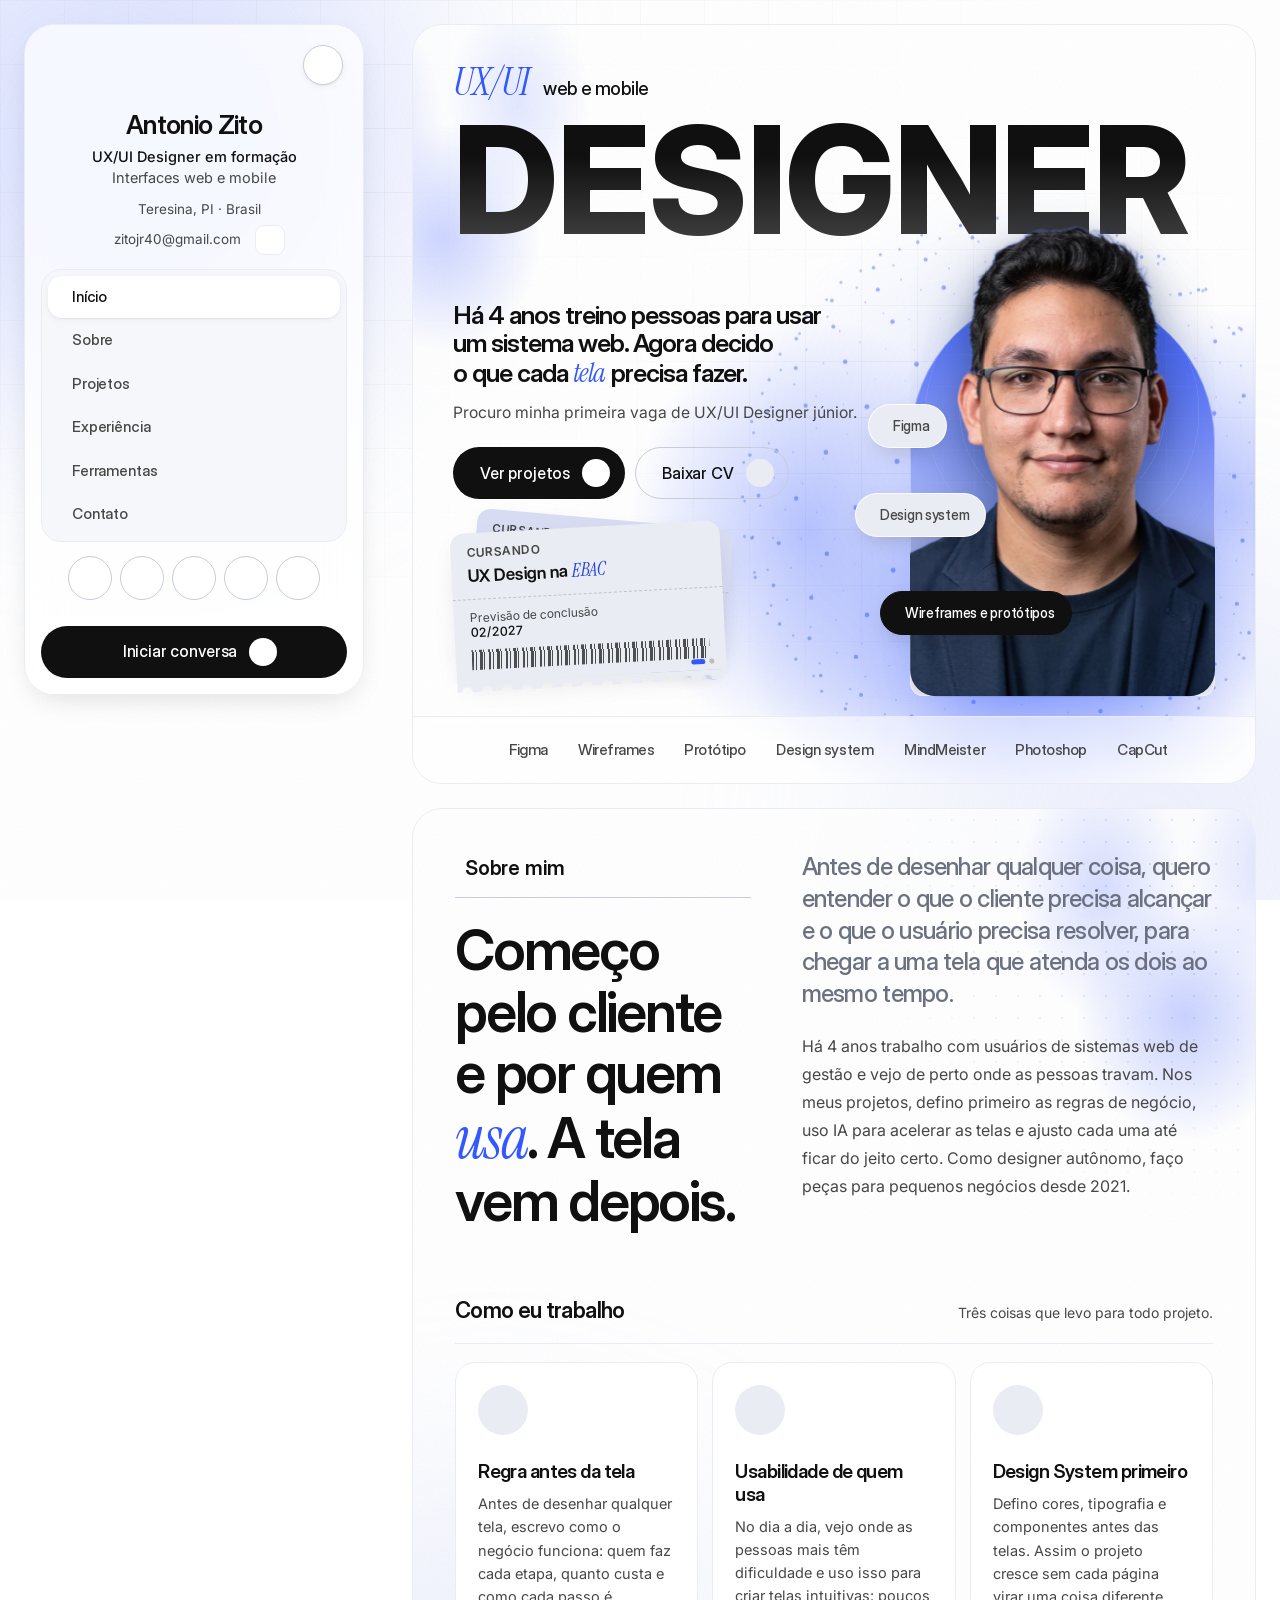
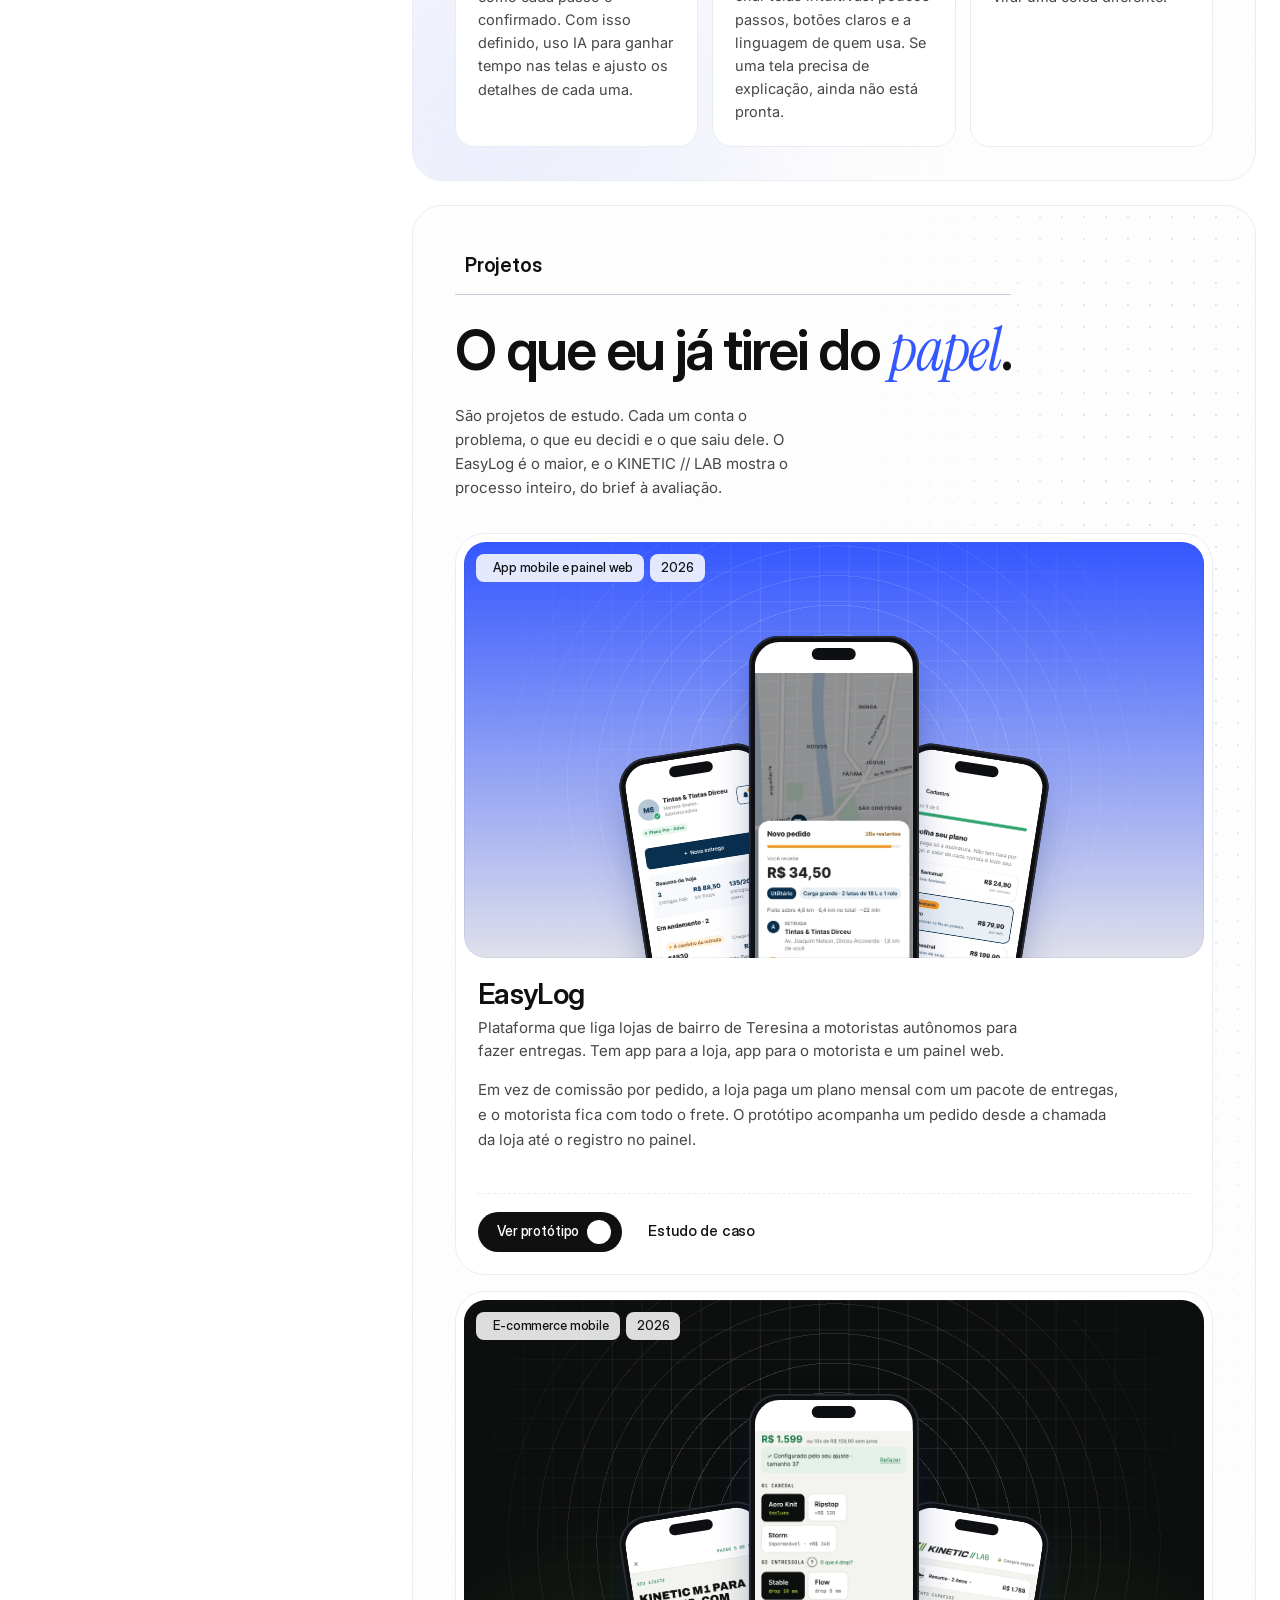
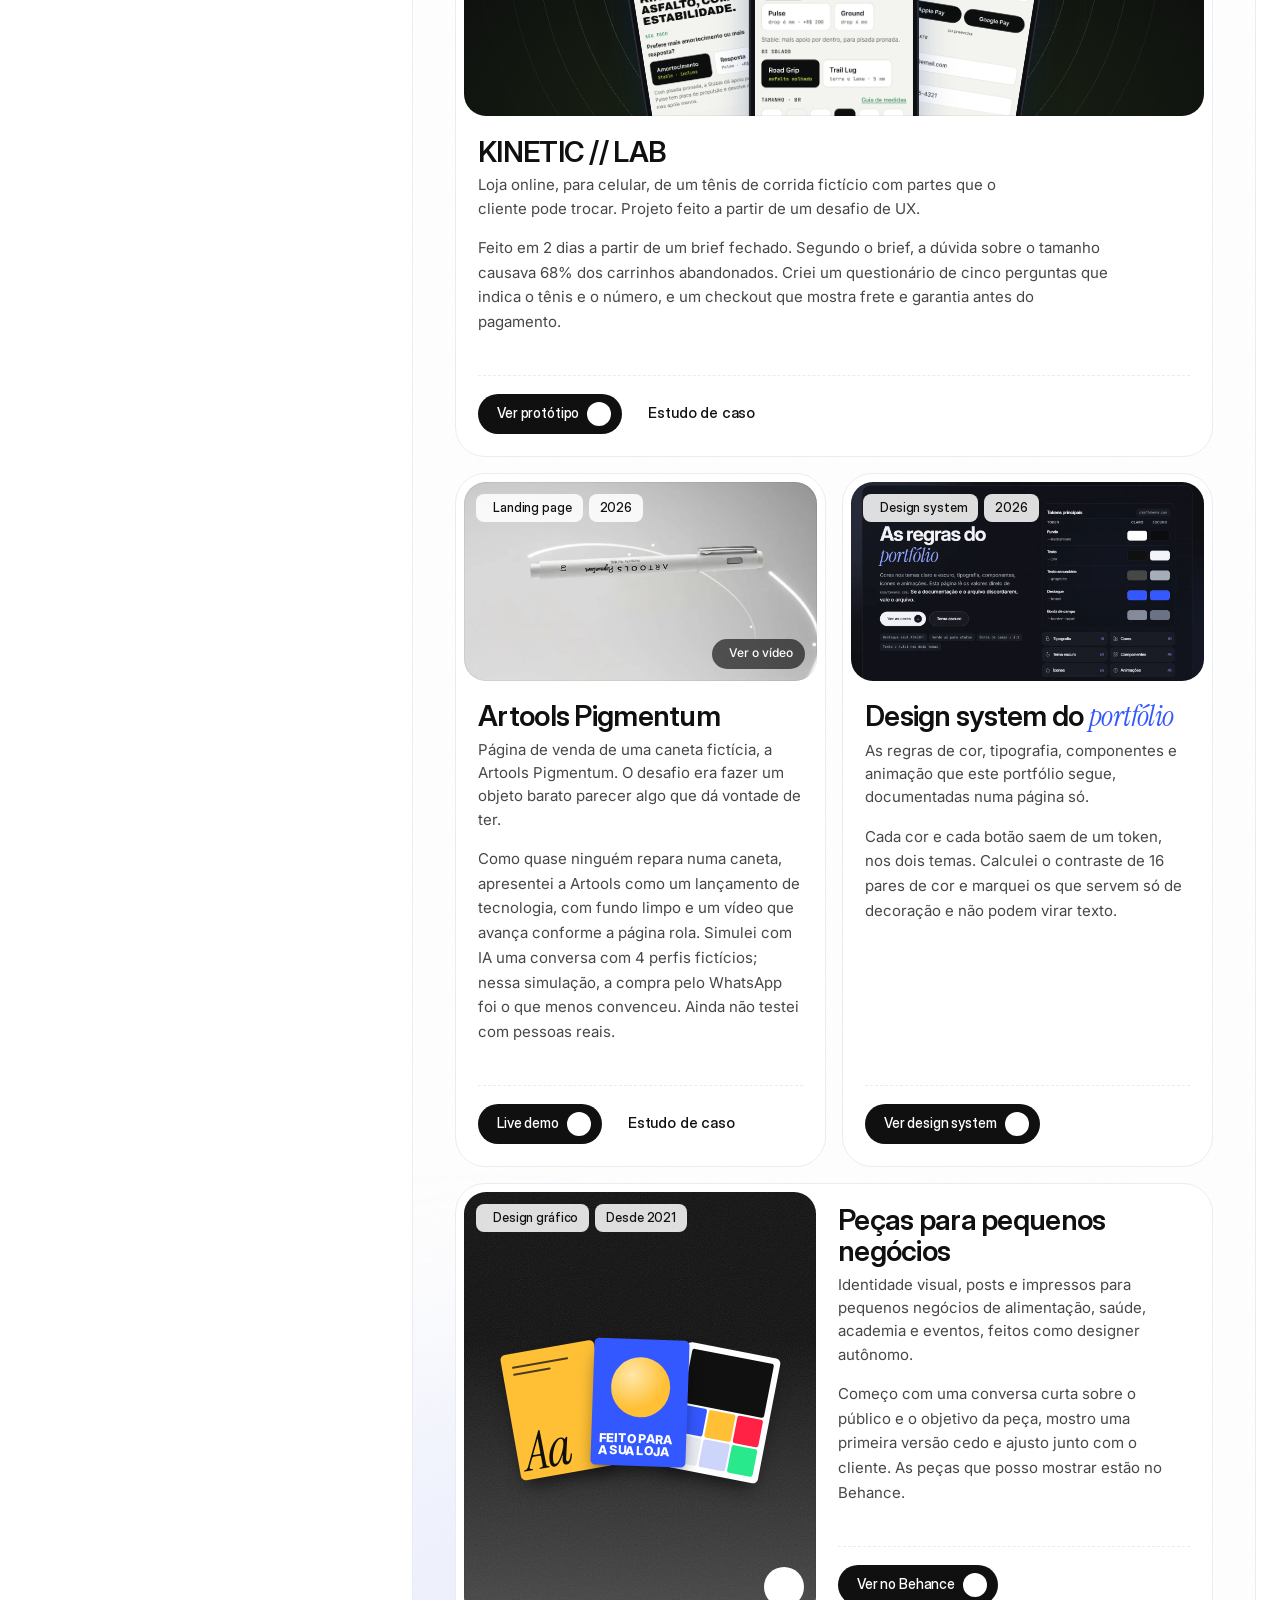
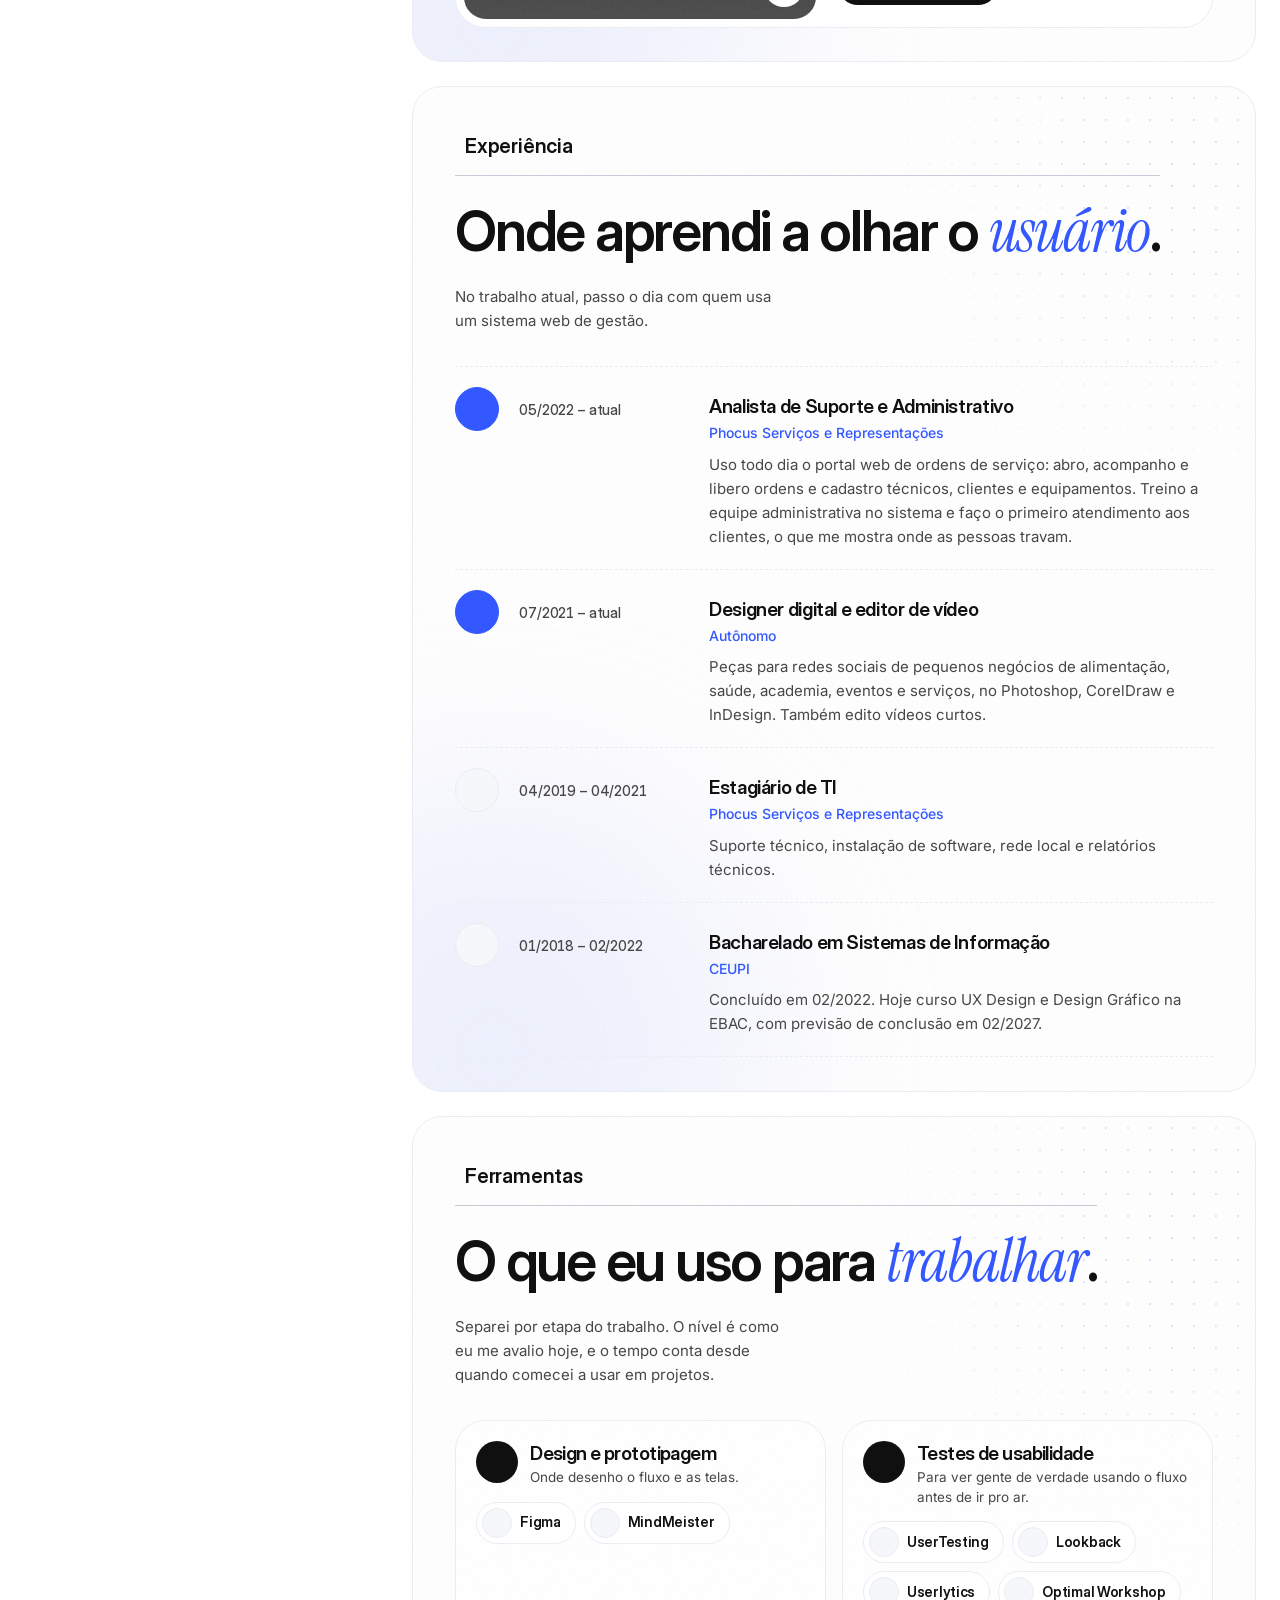
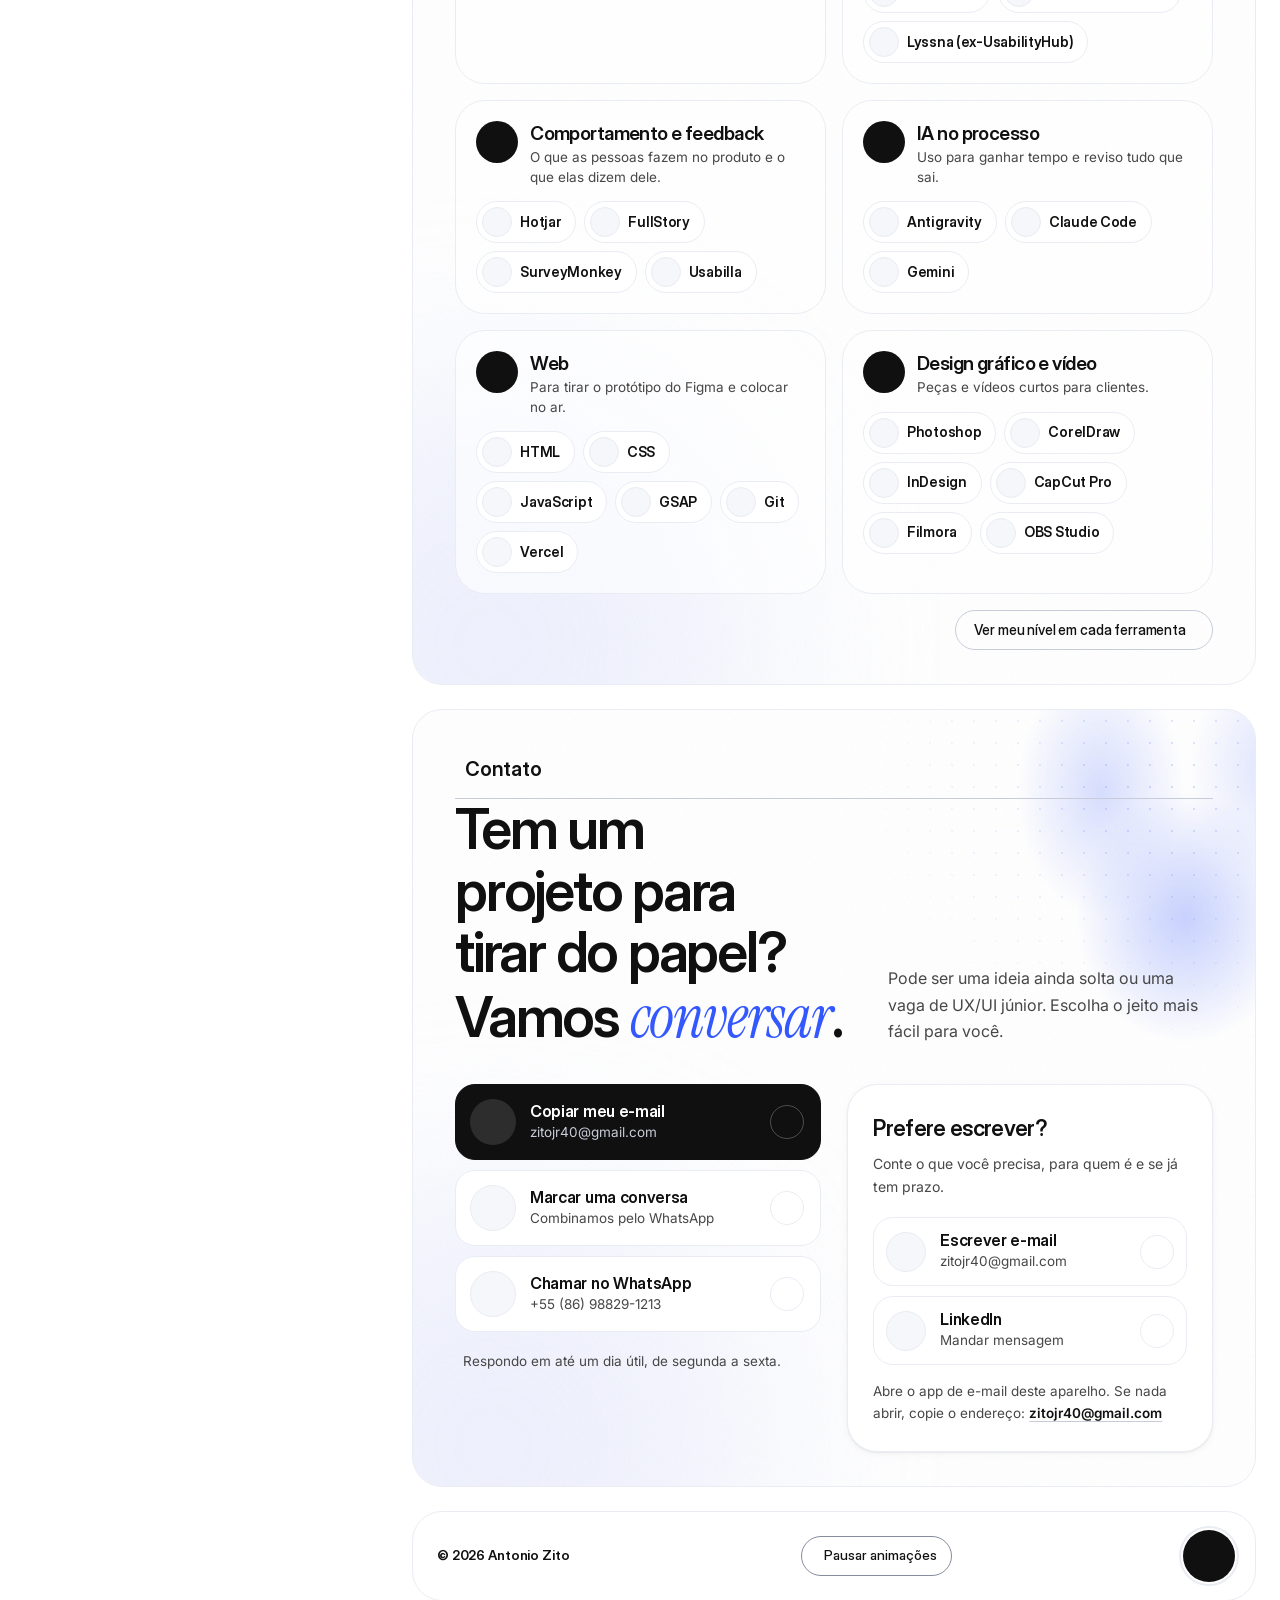
<file: index.html>
<!DOCTYPE html>
<html lang="pt-BR">
<head>
<meta charset="utf-8">
<meta name="viewport" content="width=device-width, initial-scale=1, viewport-fit=cover">
<title>Antonio Zito · UX/UI Designer</title>
<meta name="description" content="Portfólio de Antonio Zito, UX/UI Designer em Teresina, PI. Desenho interfaces web e mobile partindo do objetivo do cliente e da rotina de quem vai usar.">
<meta name="author" content="Antonio Zito Menezes do Desterro Junior">
<meta name="theme-color" content="#FFFFFF" id="metaTheme">
<meta name="color-scheme" content="light dark">
<script>
/* tema salvo ou o do sistema, aplicado antes de pintar a página */
(function(){var t;try{t=localStorage.getItem("theme")}catch(e){}
if(t!=="dark"&&t!=="light")t=matchMedia("(prefers-color-scheme: dark)").matches?"dark":"light";
document.documentElement.dataset.theme=t;document.getElementById("metaTheme").content=t==="dark"?"#0A0B0F":"#FFFFFF";})();
</script>
<!-- Open Graph -->
<meta property="og:type" content="website">
<meta property="og:locale" content="pt_BR">
<meta property="og:site_name" content="Antonio Zito">
<meta property="og:title" content="Antonio Zito · UX/UI Designer">
<meta property="og:description" content="Desenho interfaces web e mobile a partir da rotina de quem usa. Teresina, PI.">
<link rel="icon" href="assets/favicon.svg" type="image/svg+xml">
<meta property="og:image" content="https://portfoliozitomenezes.vercel.app/assets/img/og-antonio.jpg">
<meta property="og:url" content="https://portfoliozitomenezes.vercel.app/">
<link rel="canonical" href="https://portfoliozitomenezes.vercel.app/">
<!-- Tokens: fonte única (cores, tipo, espaço, raio, sombra, movimento) -->
<link rel="stylesheet" href="css/tokens.css">
<link rel="stylesheet" href="css/components.css">
<meta property="og:image:width" content="1200">
<meta property="og:image:height" content="630">
<meta property="og:image:alt" content="Foto de Antonio Zito">
<meta name="twitter:card" content="summary_large_image">
<meta name="twitter:title" content="Antonio Zito · UX/UI Designer">
<meta name="twitter:description" content="Desenho interfaces web e mobile a partir da rotina de quem usa. Teresina, PI.">
<meta name="twitter:image" content="https://portfoliozitomenezes.vercel.app/assets/img/og-antonio.jpg">
<script type="application/ld+json">
{"@context":"https://schema.org","@type":"Person","name":"Antonio Zito Menezes do Desterro Junior","alternateName":"Antonio Zito","jobTitle":"UX/UI Designer","address":{"@type":"PostalAddress","addressLocality":"Teresina","addressRegion":"PI","addressCountry":"BR"},"sameAs":["https://www.linkedin.com/in/antonio-zito-4b64b71b0","https://www.behance.net/antoniozitome"]}
</script>

<!-- Fontes: Inter Display local (do design system) + Google Fonts -->
<link rel="preload" href="assets/img/antonio-cutout.webp" as="image">
<link rel="preload" href="assets/ds/fonts/inter-display-800.woff2" as="font" type="font/woff2" crossorigin>
<link rel="preload" href="assets/ds/fonts/inter-display-500.woff2" as="font" type="font/woff2" crossorigin>
<link rel="preconnect" href="https://fonts.googleapis.com">
<link rel="preconnect" href="https://fonts.gstatic.com" crossorigin>
<link href="https://fonts.googleapis.com/css2?family=Inter:wght@400;500;600&family=Instrument+Serif:ital@0;1&display=swap" rel="stylesheet">
<!-- Ícones: iconify-icon (sets Lucide + Simple Icons + Logos) -->
<script src="assets/ds/js/iconify-icon.min.js"></script>

<style>
/* =========================================================
   FONT FACES
========================================================= */
@font-face{font-family:"Inter Display";src:url("assets/ds/fonts/inter-display-400.woff2") format("woff2");font-weight:400;font-display:swap}
@font-face{font-family:"Inter Display";src:url("assets/ds/fonts/inter-display-500.woff2") format("woff2");font-weight:500;font-display:swap}
@font-face{font-family:"Inter Display";src:url("assets/ds/fonts/inter-display-600.woff2") format("woff2");font-weight:600;font-display:swap}
@font-face{font-family:"Inter Display";src:url("assets/ds/fonts/inter-display-700.woff2") format("woff2");font-weight:700;font-display:swap}
@font-face{font-family:"Inter Display";src:url("assets/ds/fonts/inter-display-800.woff2") format("woff2");font-weight:800;font-display:swap}

/* Ajustes locais sobre css/tokens.css */
/* cores da tela do app EasyLog desenhada no card (ilustração do produto, não são do sistema) */
.project-media{--red:#FF2244;--red-ink:#D3112F}

/* =========================================================
   BASE
========================================================= */
*,*::before,*::after{box-sizing:border-box}
html{scroll-behavior:smooth;-webkit-text-size-adjust:100%}
body{margin:0;background:var(--background);color:var(--foreground);font-family:var(--font-body);font-size:16px;line-height:1.7;-webkit-font-smoothing:antialiased;overflow-x:hidden}
img{max-width:100%;display:block}
a{color:inherit}
button{font:inherit;color:inherit}
::selection{background:var(--brand);color:var(--on-color)}
:focus-visible{outline:2px solid var(--brand);outline-offset:3px;border-radius:8px}
.serif{font-family:var(--font-serif);font-style:italic;font-weight:400;letter-spacing:-.02em}
.sr-only{position:absolute;width:1px;height:1px;overflow:hidden;clip:rect(0 0 0 0);white-space:nowrap}
.skip-link{position:fixed;left:16px;top:-60px;z-index:3000;background:var(--ink);color:var(--white);padding:10px 16px;border-radius:var(--r-pill);text-decoration:none;font-weight:500;transition:top .3s var(--ease-out)}
.skip-link:focus{top:16px}
.t-label{font-size:.8125rem;line-height:1;font-weight:600;letter-spacing:.04em;text-transform:uppercase}
.t-caption{font-size:.75rem;line-height:1.4;font-weight:500;letter-spacing:.01em}
.t-number{font-family:var(--font-display);font-weight:500;letter-spacing:-.04em;font-variant-numeric:tabular-nums;line-height:1}
body.lock{overflow:hidden}

/* Fundo da página inteira */
.page-bg{position:fixed;inset:0;z-index:-1;pointer-events:none;overflow:hidden}
.page-bg .grid{position:absolute;inset:0;background-image:linear-gradient(to right,rgba(var(--fg-rgb),.045) 1px,transparent 1px),linear-gradient(to bottom,rgba(var(--fg-rgb),.045) 1px,transparent 1px);background-size:64px 64px;-webkit-mask-image:radial-gradient(ellipse 80% 70% at 30% 20%,#000 10%,transparent 75%);mask-image:radial-gradient(ellipse 80% 70% at 30% 20%,#000 10%,transparent 75%);animation:grid-pan 40s linear infinite}
.page-bg .blob{position:absolute;border-radius:50%;filter:blur(110px);opacity:.34}
.page-bg .blob.a{width:44vw;height:44vw;max-width:680px;max-height:680px;background:var(--brand-soft);top:-16%;left:-12%;animation:drift-a 24s var(--ease-inout) infinite alternate}
.page-bg .blob.b{width:40vw;height:40vw;max-width:620px;max-height:620px;background:var(--brand-pale);bottom:-20%;right:-10%;animation:drift-b 28s var(--ease-inout) infinite alternate}
.grain{position:absolute;inset:0;opacity:.055;mix-blend-mode:multiply;pointer-events:none;background-image:url("data:image/svg+xml,%3Csvg xmlns='http://www.w3.org/2000/svg' width='160' height='160'%3E%3Cfilter id='n'%3E%3CfeTurbulence type='fractalNoise' baseFrequency='.9' numOctaves='2' stitchTiles='stitch'/%3E%3C/filter%3E%3Crect width='100%25' height='100%25' filter='url(%23n)'/%3E%3C/svg%3E")}

/* =========================================================
   LOADER (Drake)
========================================================= */
.page-loader{position:fixed;inset:0;z-index:10000;background:var(--white);display:flex;align-items:center;justify-content:center;flex-direction:column;gap:16px;transition:opacity .7s var(--ease-out),visibility .7s}
.page-loader.is-hidden{opacity:0;visibility:hidden}
.bounceball{position:relative;display:inline-block;height:37px;width:15px}
.bounceball::before{position:absolute;content:"";top:0;width:15px;height:15px;border-radius:50%;background:var(--brand);animation:bounceLoader .5s alternate infinite ease}
.page-loader span:last-child{font-family:var(--font-display);font-weight:500;font-size:13px;letter-spacing:.04em;color:var(--graphite)}

/* =========================================================
   BOTÕES: o componente vem de css/components.css
   (.theme-btn, .btn-roll, .btn-arrow, .btn-icon). Aqui ficam só os ajustes da home.
========================================================= */
/* mesma transição do componente + translate do efeito magnético (.is-magnetic) */
.theme-btn{transition:background var(--d-base) var(--ease-out),color var(--d-base),border-color var(--d-base),box-shadow var(--d-slow) var(--ease-out),transform var(--d-base) var(--ease-out),translate .5s var(--ease-out)}
.theme-btn--block{width:100%}
.btn-arrow{flex:none}
.btn-icon{flex:none;text-decoration:none;color:var(--ink)}
/* barra lateral e menu: os cinco ícones sociais ficam em 44px numa linha só */
.socials .btn-icon{width:44px;height:44px}
/* no carregamento a home usa o .spin próprio (bloco do formulário), sem o spinner do componente */
.theme-btn.is-loading::after{content:none}
.theme-btn.is-loading .btn-roll{opacity:1}
.go-to-project-btn{position:relative;width:132px;height:132px;flex:none;border-radius:50%;display:grid;place-items:center;border:1px solid var(--steel);background:rgba(var(--surface-rgb),.7);backdrop-filter:blur(8px);-webkit-backdrop-filter:blur(8px);color:var(--ink);text-decoration:none;cursor:pointer;transition:background var(--d-slow) var(--ease-out),border-color var(--d-base),color var(--d-base)}
.go-to-project-btn svg{position:absolute;inset:7px;width:calc(100% - 14px);height:calc(100% - 14px);animation:rotating 12s linear infinite}
.go-to-project-btn text{font-family:var(--font-display);font-weight:600;font-size:14px;letter-spacing:.16em;text-transform:uppercase;fill:currentColor}
.go-to-project-btn .gtp-core{width:48px;height:48px;border-radius:50%;background:var(--ink);color:var(--white);display:grid;place-items:center;font-size:20px;transition:transform .6s var(--ease-spring),background var(--d-base)}
.go-to-project-btn:hover{background:var(--ink);color:var(--white);border-color:var(--ink)}
.go-to-project-btn:hover .gtp-core{background:var(--brand);color:var(--on-color);transform:scale(1.15)}
.go-to-project-btn:hover svg{animation-duration:4s}

/* Tooltip (DS) */
[data-tooltip]{position:relative}
[data-tooltip]::after{content:attr(data-tooltip);position:absolute;z-index:50;left:50%;bottom:calc(100% + 10px);transform:translate(-50%,6px);padding:7px 11px;border-radius:10px;background:var(--ink);color:var(--white);font-family:var(--font-body);font-size:12px;font-weight:500;line-height:1.3;letter-spacing:0;text-transform:none;white-space:nowrap;opacity:0;pointer-events:none;transition:opacity .2s var(--ease-out) .08s,transform .35s var(--ease-out) .08s}
[data-tooltip]:hover::after,[data-tooltip]:focus-visible::after{opacity:1;transform:translate(-50%,0)}
[data-tooltip-pos="right"]::after{left:calc(100% + 10px);bottom:50%;transform:translate(-6px,50%)}
[data-tooltip-pos="right"]:hover::after,[data-tooltip-pos="right"]:focus-visible::after{transform:translate(0,50%)}

/* =========================================================
   SHELL: sidebar fixa + conteúdo
========================================================= */
.shell{position:relative;max-width:var(--shell-max);margin:0 auto;padding:0 var(--gutter)}
@media (min-width:1024px){
  .shell{display:grid;grid-template-columns:var(--sidebar-w) minmax(0,1fr);gap:var(--shell-gap)}
}
.main{min-width:0;padding-bottom:48px}

/* =========================================================
   DOBRA 0: SIDEBAR (Drake)
========================================================= */
.sidebar{display:none}
@media (min-width:1024px){
  .sidebar{display:block;position:sticky;top:24px;height:calc(100svh - 48px);align-self:start}
}
.side-card{height:100%;display:flex;flex-direction:column;gap:14px;padding:16px;border-radius:var(--r-lg);background:rgba(var(--surface-rgb),.74);backdrop-filter:blur(18px) saturate(1.3);-webkit-backdrop-filter:blur(18px) saturate(1.3);border:1px solid var(--mist);box-shadow:var(--sh-md);overflow-y:auto;scrollbar-width:none;opacity:0;translate:-30px 0;filter:blur(8px)}
.side-card::-webkit-scrollbar{display:none}
body.is-loaded .side-card{animation:side-in 1.1s var(--ease-power4) .1s forwards}
.drawer .side-card{opacity:1;translate:none;filter:none;animation:none;border-radius:0;border:0;box-shadow:none;background:transparent;backdrop-filter:none;-webkit-backdrop-filter:none;padding:0;overflow:visible;height:auto}

/* Avatar geométrico: arco + anel girando */
.avatar{position:relative;flex:none;aspect-ratio:16/12.6;border-radius:160px 160px 22px 22px;background:var(--g-arch);overflow:hidden;isolation:isolate;box-shadow:inset 0 0 0 1px rgba(255,255,255,.35)}
.avatar::before{content:"";position:absolute;inset:0;z-index:3;background:var(--g-glass);pointer-events:none}
.avatar-grid{position:absolute;inset:0;background-image:linear-gradient(to right,rgba(255,255,255,.18) 1px,transparent 1px),linear-gradient(to bottom,rgba(255,255,255,.18) 1px,transparent 1px);background-size:28px 28px;-webkit-mask-image:radial-gradient(circle at 50% 45%,#000,transparent 70%);mask-image:radial-gradient(circle at 50% 45%,#000,transparent 70%)}
.avatar-ring{position:absolute;left:50%;top:46%;width:74%;aspect-ratio:1;translate:-50% -50%;animation:rotating 26s linear infinite}
.avatar-ring circle{fill:none;stroke:rgba(255,255,255,.55);stroke-width:1;stroke-dasharray:2 7;stroke-linecap:round}
.avatar-ring .dot{fill:var(--on-color);stroke:none}
.avatar-mono{position:absolute;left:50%;top:46%;translate:-50% -54%;z-index:2;font-family:var(--font-serif);font-style:italic;font-size:clamp(74px,7vw,104px);line-height:1;color:var(--white);letter-spacing:-.04em;text-shadow:0 10px 30px rgba(var(--shade-rgb),.35);color:var(--on-color)}
.avatar img{position:absolute;inset:0;width:100%;height:100%;object-fit:cover;object-position:50% 16%;z-index:2;transition:scale 1.2s var(--ease-out);transform-origin:50% 30%}
.avatar:hover img{scale:1.05}
.avatar .avatar-ring{z-index:3;width:92%;top:40%;opacity:.7}
.sidebar .avatar .avatar-ring{width:40%;top:44%}
.avatar .avatar-ring circle{stroke:rgba(255,255,255,.45)}
.avatar-wrap{position:relative;flex:none;margin-bottom:12px}
/* desktop: a área do arco cresce com a rolagem (altura definida no JS) e o card cresce junto */
@media (min-width:1024px){.sidebar .side-card{height:auto;max-height:100%}.sidebar .avatar-wrap{height:44px}.sidebar .status{display:none}.sidebar .avatar{position:absolute;left:0;right:0;bottom:0}}
.status{position:absolute;z-index:4;left:50%;bottom:-14px;translate:-50% 0;white-space:nowrap;border:1px solid var(--mist);display:inline-flex;align-items:center;gap:8px;padding:7px 12px 7px 10px;border-radius:var(--r-pill);background:rgba(var(--surface-rgb),.86);backdrop-filter:blur(8px);-webkit-backdrop-filter:blur(8px);font-family:var(--font-display);font-weight:500;font-size:13px;letter-spacing:-.01em;color:var(--ink);box-shadow:var(--sh-sm)}
.status-dot{position:relative;width:8px;height:8px;border-radius:50%;background:var(--green);flex:none}
.status-dot::after{content:"";position:absolute;inset:0;border-radius:50%;background:var(--green);animation:status-ping 2s var(--ease-out) infinite}
.status.is-busy .status-dot,.status.is-busy .status-dot::after{background:var(--amber)}

.identity .side-name{margin:0;font-family:var(--font-display);font-weight:600;font-size:26px;line-height:1.1;letter-spacing:-.025em}
.identity .role{margin:6px 0 0;font-size:14.5px;line-height:1.45;color:var(--graphite)}
.identity .role b{font-weight:500;color:var(--ink)}
.identity{text-align:center}
.identity .meta-row{justify-content:center}
.identity .copy-btn{margin-left:4px}
.meta{display:grid;gap:4px;margin-top:10px}
.meta-row{display:flex;align-items:center;gap:10px;font-size:13.5px;color:var(--graphite);min-width:0}
.meta-row>iconify-icon{font-size:16px;color:var(--accent);flex:none}
.meta-row span{overflow:hidden;text-overflow:ellipsis;white-space:nowrap}
.copy-btn{margin-left:auto;flex:none;width:30px;height:30px;border-radius:9px;border:1px solid var(--mist);background:var(--white);display:grid;place-items:center;font-size:14px;cursor:pointer;color:var(--graphite);transition:background var(--d-base),color var(--d-base),border-color var(--d-base),transform var(--d-base) var(--ease-spring)}
.copy-btn:hover{background:var(--ink);color:var(--white);border-color:var(--ink)}
.copy-btn:active{transform:scale(.9)}
.copy-btn.is-done{background:var(--green-ink);border-color:var(--green-ink);color:var(--on-color)}

/* Menu por âncoras */
.side-nav{position:relative;display:flex;flex-direction:column;gap:2px;padding:6px;border-radius:var(--r-md);background:var(--snow);border:1px solid var(--mist)}
.side-nav .indicator{position:absolute;left:6px;right:6px;top:0;height:0;border-radius:14px;background:var(--white);box-shadow:var(--sh-sm);transition:translate .55s var(--ease-out),height .55s var(--ease-out),opacity .3s;opacity:0;z-index:0}
.side-nav a{position:relative;z-index:1;display:flex;align-items:center;gap:12px;padding:8px 12px;border-radius:14px;text-decoration:none;font-family:var(--font-display);font-weight:500;font-size:15px;letter-spacing:-.01em;color:var(--graphite);transition:color var(--d-base)}
.side-nav a iconify-icon{font-size:17px;transition:transform .5s var(--ease-spring),color var(--d-base)}
.side-nav a .num{margin-left:auto;font-family:var(--font-serif);font-style:italic;font-size:15px;color:var(--steel);transition:color var(--d-base)}
.side-nav a:hover{color:var(--ink)}
.side-nav a:hover iconify-icon{transform:scale(1.12) rotate(-6deg)}
.side-nav a.active{color:var(--ink)}
.side-nav a.active iconify-icon,.side-nav a.active .num{color:var(--accent)}
.side-nav a[aria-disabled="true"]{opacity:.42;cursor:default}
.side-nav a[aria-disabled="true"]:hover iconify-icon{transform:none}

.socials{display:flex;gap:8px;flex-wrap:wrap;justify-content:center}
.socials .btn-icon iconify-icon{transition:transform .5s var(--ease-spring)}
.socials .btn-icon:hover iconify-icon{transform:scale(1.1) rotate(-6deg)}
.side-foot{margin-top:auto;display:flex;flex-direction:column;gap:12px;position:sticky;bottom:-16px;margin-bottom:-16px;padding:12px 0 16px;background:linear-gradient(180deg,rgba(var(--surface-rgb),0),rgba(var(--surface-rgb),.95) 30%);z-index:5}
.drawer .side-foot{position:static;margin-bottom:0;padding:0;background:none}
.side-foot small{font-size:12px;color:var(--graphite);text-align:center}
@media (min-width:1024px) and (max-height:940px){.side-foot small{display:none}}
@media (min-width:1024px) and (max-height:860px){.avatar{aspect-ratio:16/10}.avatar-mono{font-size:72px}.identity .side-name{font-size:23px}.side-nav a{padding:6px 12px;font-size:14px}.side-foot small{display:none}}
/* telas baixas: compacta a sidebar para menu, redes e CTA caberem sem rolar */
@media (min-width:1024px) and (max-height:760px){.sidebar .side-card{gap:10px}.sidebar .avatar{aspect-ratio:16/10}.sidebar .identity .focus{display:none}.sidebar .identity .side-name{font-size:22px}.sidebar .side-nav a{padding:5px 12px;font-size:14px}.sidebar .socials .btn-icon{width:38px;height:38px;font-size:17px}.sidebar .side-foot{padding-top:8px}}
@media (min-width:1024px) and (max-height:800px){.avatar{aspect-ratio:16/11}.avatar img{object-position:50% 14%}.meta{display:none}}

/* =========================================================
   TOPBAR + DRAWER (mobile)
========================================================= */
.topbar{position:fixed;z-index:200;top:10px;left:var(--gutter);right:var(--gutter);height:var(--topbar-h);display:flex;align-items:center;gap:12px;padding:8px 8px 8px 10px;border-radius:var(--r-pill);background:rgba(var(--surface-rgb),.75);backdrop-filter:blur(16px) saturate(1.3);-webkit-backdrop-filter:blur(16px) saturate(1.3);border:1px solid var(--mist);box-shadow:var(--sh-sm);transition:box-shadow var(--d-base),background var(--d-base);translate:0 -130%}
body.is-loaded .topbar{animation:top-in .9s var(--ease-out) .2s forwards}
.topbar.is-scrolled{background:rgba(var(--surface-rgb),.9);box-shadow:var(--sh-md)}
@media (min-width:1024px){.topbar{display:none}}
.mini-avatar{position:relative;width:48px;height:48px;border-radius:50%;background:var(--g-arch);display:grid;place-items:center;font-family:var(--font-serif);font-style:italic;font-size:24px;color:var(--on-color);flex:none;overflow:visible}
.mini-avatar img{width:100%;height:100%;border-radius:50%;object-fit:cover}
.mini-avatar .status-dot{position:absolute;right:1px;bottom:2px;width:11px;height:11px;border:2px solid var(--white)}
.topbar-id{min-width:0;line-height:1.2}
.topbar-id b{display:block;font-family:var(--font-display);font-weight:600;font-size:16px;letter-spacing:-.02em}
.topbar-id span{display:block;font-size:12.5px;color:var(--graphite);white-space:nowrap;overflow:hidden;text-overflow:ellipsis}
.burger{margin-left:auto;width:50px;height:50px;border-radius:50%;border:0;background:var(--ink);cursor:pointer;position:relative;flex:none}
.burger span{position:absolute;left:16px;right:16px;height:1.5px;background:var(--white);transition:transform var(--d-base) var(--ease-out),opacity var(--d-fast)}
.burger span:nth-child(1){top:19px}.burger span:nth-child(2){top:24.5px}.burger span:nth-child(3){top:30px}
.burger.is-open span:nth-child(1){transform:translateY(5.5px) rotate(45deg)}
.burger.is-open span:nth-child(2){opacity:0}
.burger.is-open span:nth-child(3){transform:translateY(-5.5px) rotate(-45deg)}
.drawer{position:fixed;inset:0;z-index:300;visibility:hidden;pointer-events:none}
.drawer.is-open{visibility:visible;pointer-events:auto}
.drawer-backdrop{position:absolute;inset:0;background:rgba(16,16,16,.38);backdrop-filter:blur(6px);-webkit-backdrop-filter:blur(6px);opacity:0;transition:opacity .4s var(--ease-out)}
.drawer.is-open .drawer-backdrop{opacity:1}
.drawer-panel{position:absolute;top:0;right:0;bottom:0;width:min(380px,90vw);background:var(--white);padding:18px 18px calc(18px + env(safe-area-inset-bottom));overflow-y:auto;translate:105% 0;transition:translate .55s var(--ease-power4);box-shadow:var(--sh-lg);border-radius:var(--r-lg) 0 0 var(--r-lg)}
.drawer.is-open .drawer-panel{translate:0 0}
.drawer-head{display:flex;justify-content:space-between;align-items:center;margin-bottom:14px}
.drawer-head .t-label{color:var(--graphite)}
.drawer .side-card>*{opacity:0;translate:20px 0;transition:opacity .5s var(--ease-out),translate .6s var(--ease-out)}
.drawer.is-open .side-card>*{opacity:1;translate:0 0}
.drawer.is-open .side-card>*:nth-child(2){transition-delay:.05s}
.drawer.is-open .side-card>*:nth-child(3){transition-delay:.1s}
.drawer.is-open .side-card>*:nth-child(4){transition-delay:.15s}
.drawer.is-open .side-card>*:nth-child(5){transition-delay:.2s}
.drawer.is-open .side-card>*:nth-child(6){transition-delay:.25s}
.drawer .avatar{aspect-ratio:16/10}

/* =========================================================
   DOBRA 1: APRESENTAÇÃO
========================================================= */
.section{scroll-margin-top:24px}
.hero{position:relative;margin-top:24px;min-height:calc(100svh - 48px);border-radius:var(--r-lg);background:rgba(var(--surface-rgb),.82);border:1px solid var(--mist);overflow:hidden;display:flex;flex-direction:column;isolation:isolate}
@media (max-width:1023px){.hero{margin-top:calc(var(--topbar-h) + 22px);min-height:auto}.section{scroll-margin-top:calc(var(--topbar-h) + 22px)}}
.hero .bg{position:absolute;inset:0;z-index:-1;pointer-events:none;overflow:hidden}
.hero .bg .grid{position:absolute;inset:0;background-image:linear-gradient(to right,rgba(var(--fg-rgb),.05) 1px,transparent 1px),linear-gradient(to bottom,rgba(var(--fg-rgb),.05) 1px,transparent 1px);background-size:56px 56px;-webkit-mask-image:radial-gradient(ellipse 70% 60% at 70% 55%,#000 10%,transparent 75%);mask-image:radial-gradient(ellipse 70% 60% at 70% 55%,#000 10%,transparent 75%);animation:grid-pan 40s linear infinite}
.hero .glow{position:absolute;width:min(900px,130%);right:-25%;top:22%;opacity:.5;animation:glow-breathe 9s var(--ease-inout) infinite alternate}
.hero .glow-2{position:absolute;width:380px;left:-160px;top:-120px;opacity:.25;animation:float-y 12s var(--ease-inout) infinite alternate}
.hero .globe{position:absolute;inset:0;width:100%;height:100%}
.hero-spot{position:absolute;width:600px;height:600px;left:var(--sx,70%);top:var(--sy,55%);transform:translate(-50%,-50%);border-radius:50%;background:radial-gradient(circle,rgba(var(--brand-rgb),.13),transparent 60%);transition:left .6s var(--ease-out),top .6s var(--ease-out)}
.hero-inner{position:relative;container-type:inline-size;padding:clamp(22px,3.4vw,40px) clamp(20px,3.4vw,40px) 0;flex:1;display:flex;flex-direction:column}
.hero-top{display:flex;align-items:center;justify-content:space-between;gap:12px;flex-wrap:wrap}
.subtitle{display:flex;align-items:center;gap:10px;font-family:var(--font-display);font-size:clamp(1.05rem,1.6vw,1.25rem);font-weight:600;letter-spacing:-.01em;color:var(--ink);margin:0;position:relative;padding-bottom:12px;border-bottom:1px solid var(--steel)}
.subtitle iconify-icon{font-size:20px;color:var(--accent)}
.subtitle::after{content:none}
.badge{display:inline-flex;align-items:center;gap:7px;height:32px;padding:0 13px;border-radius:var(--r-pill);font-family:var(--font-display);font-weight:500;font-size:13px;letter-spacing:-.01em;background:var(--brand-tint);color:var(--accent);white-space:nowrap}
.badge iconify-icon{font-size:15px}

.hero-title{margin:0;position:relative;z-index:1}
.hero-kicker{display:flex;align-items:baseline;gap:14px;font-family:var(--font-display);font-weight:500;font-size:clamp(1.05rem,2.4cqw,1.45rem);letter-spacing:-.03em;color:var(--ink);line-height:1.2}
.hero-kicker .serif{font-size:2.1em;color:var(--accent);line-height:.9}
.hero-word{display:block;font-family:var(--font-display);font-weight:800;text-transform:uppercase;letter-spacing:-.01em;line-height:1.02;font-size:19.6cqw;white-space:nowrap;margin-top:4px;user-select:none;perspective:800px}
.hero-word .char{display:inline-block;background:linear-gradient(100deg,transparent 42%,rgba(var(--brand-rgb),.9) 50%,transparent 58%),var(--g-text);background-size:320% 100%,100% 100%;background-position:150% 0,0 0;-webkit-background-clip:text;background-clip:text;color:transparent;opacity:0;transform:translateY(42%) rotateX(-55deg);filter:blur(14px);transform-origin:50% 100%}
body.is-loaded .hero-word .char{animation:char-rise 1.2s var(--ease-power4) forwards,sheen 7s var(--ease-inout) infinite;animation-delay:calc(var(--i)*70ms + .35s),calc(var(--i)*120ms + 2.6s)}

.stage{position:relative;display:grid;grid-template-columns:minmax(0,1fr) 40cqw;gap:clamp(20px,6cqw,56px);margin-top:calc(19.6cqw * -.52);flex:1}
.stage-left{position:relative;z-index:3;display:flex;flex-direction:column;justify-content:flex-end;gap:22px;padding:calc(19.6cqw * .5) 0 clamp(24px,4cqw,40px)}
/* desktop: o hero acompanha o conteúdo (sem esticar até a altura da tela) e o texto fica a 48px do "DESIGNER" */
@media (min-width:1024px){.hero{min-height:auto}.stage-left{padding-top:calc(19.6cqw * .5 + 48px)}}
.hero-headline{margin:0;font-family:var(--font-display);font-weight:600;font-size:clamp(1.5rem,3.3cqw,2.1rem);line-height:1.12;letter-spacing:-.04em;color:var(--ink);max-width:440px;text-wrap:balance}
.hero-headline .serif{color:var(--accent);font-size:1.08em}
.hero-lead{margin:-8px 0 0;font-size:clamp(.98rem,1.8cqw,1.0625rem);line-height:1.6;color:var(--graphite);max-width:430px}
.hero-lead strong{color:var(--ink);font-weight:500}
.hero-actions{display:flex;flex-wrap:wrap;gap:10px}
.facts{max-width:270px;margin-top:6px}
.has-spotlight::before{content:"";position:absolute;inset:0;border-radius:inherit;background:radial-gradient(320px circle at var(--mx,50%) var(--my,50%),rgba(var(--brand-rgb),.13),transparent 45%);opacity:0;transition:opacity .4s;pointer-events:none}
.has-spotlight:hover::before{opacity:1}
.ticket-card{--tk:var(--mist);position:relative;background:var(--tk);border-radius:14px 14px 0 0;rotate:-3deg;transition:rotate .6s var(--ease-spring),translate .6s var(--ease-spring),scale .6s var(--ease-spring),filter .4s;box-shadow:var(--sh-md);margin-bottom:10px}
.ticket-card--alt{--tk:var(--tk-alt)}
/* pilha de tickets: clique troca, hover só dá a dica */
.ticket-stack{position:relative;display:grid;cursor:pointer;border-radius:14px;-webkit-tap-highlight-color:transparent}
.ticket-stack:focus-visible{outline:2px solid var(--brand);outline-offset:6px}
.ticket-stack .ticket-card{grid-area:1/1;margin-bottom:10px}
.ticket-stack .is-front{z-index:2;rotate:-3deg}
.ticket-stack .is-back{z-index:1;rotate:5deg;translate:12px -12px;scale:.95;filter:saturate(.8) brightness(.97)}
.ticket-stack:hover .is-front{rotate:-1deg;translate:-4px 2px}
.ticket-stack:hover .is-back{rotate:9deg;translate:26px -22px;filter:none}
.ticket-stack .to-back{animation:tk-out .75s var(--ease-power4) forwards}
.ticket-stack .to-front{animation:tk-in .75s var(--ease-power4) forwards}
.ticket-dots{position:absolute;z-index:3;right:12px;bottom:6px;display:flex;gap:4px}
.ticket-dots i{width:5px;height:5px;border-radius:5px;background:rgba(var(--fg-rgb),.22)}
.ticket-dots i.on{width:14px;background:var(--brand)}
.ticket-head{padding:14px 16px 12px;border-bottom:1px dashed rgba(var(--fg-rgb),.18);display:flex;justify-content:space-between;gap:10px}
.ticket-head .t-label{font-size:12px;color:var(--graphite);margin:0 0 6px}
.ticket-title{margin:0;font-family:var(--font-display);font-weight:600;font-size:17px;line-height:1.15;letter-spacing:-.03em}
.ticket-title .serif{color:var(--brand-600);font-size:1.12em}
[data-theme="dark"] .ticket-title .serif{color:var(--accent)}
.ticket-head iconify-icon{font-size:20px;flex:none}
.ticket-body{padding:10px 16px 12px;display:grid;grid-template-columns:1fr;gap:8px}
.ticket-body p{margin:0}
.ticket-body .k{font-size:12px;color:var(--graphite);line-height:1.3}
.ticket-body .v{font-size:12.5px;font-weight:500;line-height:1.3}
.barcode{grid-column:1/-1;height:20px;opacity:.72;background:repeating-linear-gradient(90deg,var(--ink) 0 2px,transparent 2px 4px,var(--ink) 4px 5px,transparent 5px 8px,var(--ink) 8px 11px,transparent 11px 12px,var(--ink) 12px 13px,transparent 13px 17px)}
.ticket-bottom{position:absolute;left:0;bottom:-10px;height:10px;width:100%;background:var(--tk);-webkit-mask:radial-gradient(circle at 10px 10px,transparent 5px,#000 5.5px) 0 0/20px 10px repeat-x;mask:radial-gradient(circle at 10px 10px,transparent 5px,#000 5.5px) 0 0/20px 10px repeat-x}

/* Arco com a tela do app */
.stage-right{position:relative;align-self:end}
.arch{position:relative;aspect-ratio:3/4;border-radius:var(--r-arch) var(--r-arch) 26px 26px;background:var(--g-arch);overflow:hidden;box-shadow:0 40px 80px -30px rgba(var(--brand-rgb),.45),inset 0 0 0 1px rgba(255,255,255,.35);translate:0 60px;scale:.94;opacity:0;filter:blur(10px);margin-bottom:20px}
body.is-loaded .arch{animation:arch-in 1.6s var(--ease-power4) .7s forwards}
.arch::before{content:"";position:absolute;inset:0;z-index:5;background:var(--g-glass);pointer-events:none}
.arch-rings{position:absolute;left:50%;top:30%;width:130%;aspect-ratio:1;translate:-50% -50%;border-radius:50%;background:repeating-radial-gradient(circle,rgba(255,255,255,.16) 0 1px,transparent 1px 34px);animation:rotating 60s linear infinite;-webkit-mask-image:radial-gradient(circle,#000 30%,transparent 70%);mask-image:radial-gradient(circle,#000 30%,transparent 70%)}
.arch-caption{position:absolute;z-index:6;left:14px;right:14px;bottom:14px;display:flex;justify-content:space-between;align-items:flex-end;gap:10px;color:var(--on-color)}
.arch-caption p{margin:0}
.arch-caption .t-caption{opacity:.82}
.arch-caption .ac-title{font-family:var(--font-display);font-weight:500;font-size:18px;letter-spacing:-.03em;line-height:1.2}
.arch-note{display:flex;align-items:center;gap:8px;margin:-8px 0 clamp(20px,3cqw,32px);font-size:13px;color:var(--graphite);flex-wrap:wrap}
.arch-note iconify-icon{color:var(--accent);font-size:15px}
.arch-note b{font-family:var(--font-display);font-weight:600;color:var(--ink);letter-spacing:-.01em}
.arch-fade{position:absolute;inset:auto 0 0;height:38%;z-index:4;background:linear-gradient(180deg,transparent,rgba(16,16,16,.6));pointer-events:none}

/* Foto recortada saindo do arco e encostando no "DESIGNER" */
.stage-right{z-index:2}
.arch-grid{position:absolute;inset:0;background-image:linear-gradient(to right,rgba(255,255,255,.14) 1px,transparent 1px),linear-gradient(to bottom,rgba(255,255,255,.14) 1px,transparent 1px);background-size:32px 32px;-webkit-mask-image:radial-gradient(ellipse at 50% 35%,#000,transparent 75%);mask-image:radial-gradient(ellipse at 50% 35%,#000,transparent 75%)}
.cutout-wrap{position:absolute;left:0;right:0;top:0;aspect-ratio:3/4;z-index:2;pointer-events:none;clip-path:inset(-90% 0 0 0 round 0 0 26px 26px)}
.cutout{position:absolute;left:50%;bottom:0;width:var(--cut-w,127%);max-width:none;height:auto;translate:-50% 60px;opacity:0;filter:drop-shadow(0 30px 34px rgba(var(--shade-rgb),.42)) drop-shadow(0 8px 12px rgba(16,16,16,.2));transition:scale 1.2s var(--ease-out);transform-origin:50% 100%}
body.is-loaded .cutout{animation:cut-in 1.6s var(--ease-power4) .9s forwards}
.stage-right:hover .cutout{scale:1.025}

/* Tags e botão girando em volta do arco */
.arch-layer{position:absolute;left:0;right:0;top:0;aspect-ratio:3/4;z-index:7;pointer-events:none}
.hero-tag{position:absolute;display:inline-flex;align-items:center;gap:8px;padding:9px 16px;border-radius:50px;background:var(--mist);color:var(--graphite);font-family:var(--font-display);font-weight:500;font-size:14px;letter-spacing:-.02em;white-space:nowrap;box-shadow:0 8px 24px -10px rgba(16,16,16,.25);border:1px solid rgba(var(--surface-rgb),.85);opacity:0}
.hero-tag iconify-icon{color:var(--accent);font-size:16px}
.hero-tag--dark{background:var(--ink);color:var(--white);border-color:var(--ink)}
.hero-tag--dark iconify-icon{color:var(--brand-soft)}
.hero-tag--brand{background:var(--brand);color:var(--on-color);border-color:var(--brand)}
.hero-tag--brand iconify-icon{color:var(--on-color)}
body.is-loaded .hero-tag{animation:tag-pop .9s var(--ease-spring) forwards,float-y 6s var(--ease-inout) infinite alternate;animation-delay:var(--d,1.5s),calc(var(--d,1.5s) + .9s)}
.hero-tag.t1{top:28%;left:-14%}
.hero-tag.t2{top:74%;left:-10%;--d:1.65s}
.hero-tag.t3{top:50%;left:-18%;--d:1.8s}
.arch-layer .go-to-project-btn{position:absolute;right:-30px;bottom:-20px;pointer-events:auto;opacity:0}
body.is-loaded .arch-layer .go-to-project-btn{animation:tag-pop .9s var(--ease-spring) 2s forwards}

/* Faixa de ferramentas */
.marquee{position:relative;z-index:2;padding:20px 0;border-top:1px solid var(--mist);overflow:hidden;background:rgba(var(--surface-rgb),.55);backdrop-filter:blur(6px);-webkit-backdrop-filter:blur(6px)}
.marquee-track{display:flex;flex-wrap:wrap;justify-content:center;gap:12px 22px;padding:0 16px}
.marquee:hover .marquee-track{animation-play-state:paused}
.marquee-item{display:flex;align-items:center;gap:8px;font-family:var(--font-display);font-weight:500;font-size:15px;letter-spacing:-.03em;color:var(--graphite);filter:grayscale(1);transition:filter .5s,opacity .5s,color .5s;white-space:nowrap}
.marquee-item iconify-icon{font-size:18px;transition:rotate .6s var(--ease-spring),scale .6s var(--ease-spring)}.marquee-item{cursor:default;transition:filter .5s,opacity .5s,color .5s,translate .5s var(--ease-spring)}.marquee-item:hover{translate:0 -3px}.marquee-item:hover iconify-icon{rotate:-10deg;scale:1.18}@media (prefers-reduced-motion:reduce){.marquee-item,.marquee-item iconify-icon{transition:filter .5s,color .5s}.marquee-item:hover{translate:none}.marquee-item:hover iconify-icon{rotate:none;scale:none}}
.marquee-item:hover{filter:none;opacity:1;color:var(--ink)}@media (prefers-reduced-motion:no-preference){.marquee-item{opacity:0}body.is-loaded .marquee-item{animation:tool-in .7s var(--ease-out) forwards;animation-delay:calc(var(--i,0)*110ms + 1.1s)}}@keyframes tool-in{from{opacity:0;transform:translateY(10px) scale(.96)}to{opacity:1;transform:none}}

/* Responsivo da dobra 1 */
@media (max-width:760px){
  .stage{grid-template-columns:1fr;margin-top:4px}
  .cutout{--cut-w:114%}
  .stage-right{order:-1;width:min(100%,340px);margin:0 auto;align-self:auto}
  .stage-left{padding-top:12px}
  .arch{translate:0 30px}
  .hero-tag{font-size:12.5px;padding:7px 12px}
  .hero-tag.t1{left:-8%}.hero-tag.t2{left:-4%;top:74%}.hero-tag.t3{left:-6%;right:auto;top:52%}
  .arch-layer .go-to-project-btn{width:104px;height:104px;right:-10px;bottom:-26px}
  .arch-layer .go-to-project-btn .gtp-core{width:40px;height:40px;font-size:17px}
  .facts{max-width:300px}
  .ticket-card{max-width:300px}
}
@media (max-width:480px){.hero-actions{flex-direction:column}.hero-actions .theme-btn{width:100%}}


/* =========================================================
   DOBRA 2: SOBRE MIM & ABORDAGEM
========================================================= */
.section-card{position:relative;margin-top:24px;border-radius:var(--r-lg);background:rgba(var(--surface-rgb),.82);border:1px solid var(--mist);overflow:hidden;isolation:isolate;container-type:inline-size}
.sc-bg{position:absolute;inset:0;z-index:-1;pointer-events:none;overflow:hidden}
.sc-bg .dots{position:absolute;inset:0;background-image:radial-gradient(rgba(var(--brand-rgb),.2) 1.2px,transparent 1.4px);background-size:22px 22px;-webkit-mask-image:radial-gradient(ellipse 55% 50% at 90% 10%,#000,transparent 70%);mask-image:radial-gradient(ellipse 55% 50% at 90% 10%,#000,transparent 70%);animation:grid-pan 60s linear infinite reverse}
.sc-bg .blob{position:absolute;width:520px;height:520px;border-radius:50%;filter:blur(100px);opacity:.32;background:var(--brand-pale);left:-180px;bottom:-220px;animation:drift-b 26s var(--ease-inout) infinite alternate}
.sc-bg .glow{position:absolute;width:420px;right:-140px;top:-160px;opacity:.28;animation:float-y 12s var(--ease-inout) infinite alternate}
/* luzes decorativas em CSS (antes eram glow-wide.webp e glow-heart.webp, 712 KB) */
.glow-wide{aspect-ratio:1400/1132;background:radial-gradient(ellipse 30% 24% at 50% 64%,rgba(var(--brand-rgb),.95),rgba(var(--brand-rgb),.55) 45%,transparent 100%),radial-gradient(ellipse 20% 30% at 27% 47%,rgba(var(--brand-rgb),.7),transparent 100%),radial-gradient(ellipse 20% 27% at 74% 43%,rgba(var(--brand-rgb),.6),transparent 100%)}
.glow-heart{aspect-ratio:1025/1400;background:radial-gradient(ellipse 26% 22% at 50% 64%,rgba(var(--brand-rgb),.95),rgba(var(--brand-rgb),.55) 45%,transparent 100%),radial-gradient(ellipse 20% 22% at 30% 42%,rgba(var(--brand-rgb),.7),transparent 100%),radial-gradient(ellipse 19% 20% at 70% 38%,rgba(var(--brand-rgb),.55),transparent 100%)}
.sc-inner{padding:clamp(28px,5cqw,52px) clamp(20px,5cqw,52px) clamp(24px,4cqw,44px)}
.about-top{display:grid;gap:28px}
@container (min-width:760px){.about-top{grid-template-columns:minmax(0,.9fr) minmax(0,1.25fr);gap:clamp(32px,6cqw,64px);align-items:start}.about-title{position:sticky;top:24px}}
.about-title .subtitle{margin-bottom:22px}
.section-title{margin:0;font-family:var(--font-display);font-weight:600;font-size:var(--fs-h2);line-height:1.1;letter-spacing:-.04em;text-wrap:balance}
.section-title .serif{color:var(--accent);font-size:1.08em}
.about-meta{display:flex;flex-wrap:wrap;gap:8px;margin-top:22px}
.chip-soft{display:inline-flex;align-items:center;gap:7px;height:34px;padding:0 13px;border-radius:var(--r-pill);background:var(--snow);border:1px solid var(--mist);font-size:13px;color:var(--graphite);white-space:nowrap}
.chip-soft iconify-icon{font-size:15px;color:var(--accent)}
.about-text .lead-reveal{margin:0;font-family:var(--font-display);font-weight:500;font-size:clamp(1.3rem,2.9cqw,1.75rem);line-height:1.3;letter-spacing:-.03em}
.lead-reveal .word{color:var(--dim);transition:color .5s var(--ease-out)}
.lead-reveal .word.lit{color:var(--ink)}
.lead-reveal .word.accent.lit{color:var(--accent)}
.about-text .body{margin:22px 0 0;font-size:16px;line-height:1.75;color:var(--graphite);max-width:620px}
.about-text .body strong{color:var(--ink);font-weight:500}

.pillars-head{display:flex;align-items:baseline;justify-content:space-between;gap:16px;flex-wrap:wrap;margin:clamp(40px,7cqw,64px) 0 18px;padding-bottom:14px;border-bottom:1px solid var(--mist)}
.pillars-head h3{margin:0;font-family:var(--font-display);font-weight:600;font-size:22px;letter-spacing:-.03em}
.pillars-head p{margin:0;font-size:14px;color:var(--graphite)}
.pillars{display:grid;gap:14px}
@container (min-width:640px){.pillars{grid-template-columns:repeat(3,minmax(0,1fr))}}
.pillar{position:relative;display:flex;flex-direction:column;padding:22px;border-radius:var(--r-md);border:1px solid var(--mist);background:var(--white);overflow:hidden;transition:border-color var(--d-base),translate .5s var(--ease-out),box-shadow var(--d-slow) var(--ease-out)}
.pillar>*{position:relative;z-index:1}
.pillar:hover{border-color:var(--brand-pale);translate:0 -6px;box-shadow:var(--sh-md)}
.pillar-top{display:flex;justify-content:space-between;align-items:flex-start;margin-bottom:26px}
.pillar-icon{width:50px;height:50px;border-radius:50%;background:var(--mist);display:grid;place-items:center;font-size:22px;transition:background var(--d-base),color var(--d-base),rotate .6s var(--ease-spring),scale .6s var(--ease-spring)}
.pillar:hover .pillar-icon{background:var(--brand);color:var(--on-color);rotate:-10deg;scale:1.06}
.pillar-num{font-family:var(--font-serif);font-style:italic;font-size:30px;line-height:1;color:var(--steel);transition:color var(--d-base)}
.pillar:hover .pillar-num{color:var(--accent)}
.pillar h4{margin:0 0 8px;font-family:var(--font-display);font-weight:600;font-size:19px;line-height:1.2;letter-spacing:-.03em}
.pillar p{margin:0;font-size:14.5px;line-height:1.6;color:var(--graphite)}
.pillar::after{content:"";position:absolute;left:22px;right:22px;top:0;height:2px;border-radius:2px;background:var(--brand);transform:scaleX(0);transform-origin:left;transition:transform .7s var(--ease-out)}
.pillar:hover::after{transform:scaleX(1)}

/* =========================================================
   DOBRA 3: PROJETOS (bento + estudo de caso)
========================================================= */
.projects-head{display:flex;align-items:flex-end;justify-content:space-between;gap:20px 40px;flex-wrap:wrap;margin-bottom:clamp(24px,4cqw,36px)}
.projects-head .subtitle{margin-bottom:22px}
.projects-head>p{margin:0;max-width:340px;font-size:15px;line-height:1.6;color:var(--graphite)}
.projects{display:grid;gap:16px}
@container (min-width:760px){.projects{grid-template-columns:repeat(2,minmax(0,1fr))}.project--featured{grid-column:1/-1}}

.project{position:relative;display:flex;flex-direction:column;border-radius:var(--r-lg);border:1px solid var(--mist);background:var(--white);overflow:hidden;transition:border-color var(--d-base),box-shadow var(--d-slow) var(--ease-out),translate .6s var(--ease-out)}
.project>*{position:relative;z-index:1}
.project:hover{border-color:var(--brand-pale);box-shadow:var(--sh-md);translate:0 -4px}
.project-media{position:relative;aspect-ratio:16/9;margin:8px 8px 0;border-radius:calc(var(--r-lg) - 8px);overflow:hidden;isolation:isolate;container-type:inline-size;background:var(--snow)}
.project-media::after{content:"";position:absolute;inset:0;z-index:6;border-radius:inherit;box-shadow:inset 0 0 0 1px rgba(var(--fg-rgb),.06);pointer-events:none}
.project-badges{position:absolute;z-index:7;top:12px;left:12px;display:flex;gap:6px;flex-wrap:wrap}
.pbadge{display:inline-flex;align-items:center;gap:6px;height:28px;padding:0 11px;border-radius:8px;background:rgba(var(--surface-rgb),.86);backdrop-filter:blur(8px);-webkit-backdrop-filter:blur(8px);font-family:var(--font-display);font-weight:500;font-size:12.5px;letter-spacing:-.01em;color:var(--ink)}
.pbadge iconify-icon{font-size:13px;color:var(--accent)}

.project-body{display:flex;flex-direction:column;flex:1;padding:20px 22px 22px}
@container (max-width:520px){.project-body{padding:18px 16px 18px}.project-media{margin:6px 6px 0}}
.project-head{display:flex;justify-content:space-between;align-items:flex-start;gap:16px}
.project-head h3{margin:0;font-family:var(--font-display);font-weight:600;font-size:clamp(1.45rem,3.4cqw,1.85rem);line-height:1.1;letter-spacing:-.025em}
.project-head h3 .serif{color:var(--accent)}
.project-sum{margin:6px 0 0;font-size:15px;line-height:1.55;color:var(--graphite);max-width:560px}
.project-num{flex:none;font-family:var(--font-serif);font-style:italic;font-size:30px;line-height:1;color:var(--steel);transition:color var(--d-base)}
.project:hover .project-num{color:var(--accent)}

.project-about{margin:16px 0 18px;font-size:15px;line-height:1.65;color:var(--graphite);max-width:640px}
@container (min-width:760px){
  .project--featured .tech{margin-top:24px}
}

.tech{display:flex;flex-wrap:wrap;gap:6px;margin-top:4px}
.tech span{display:inline-flex;align-items:center;gap:6px;height:28px;padding:0 10px;border-radius:8px;border:1px solid var(--mist);background:var(--snow);font-size:12.5px;font-weight:500;color:var(--graphite);white-space:nowrap}
.tech iconify-icon{font-size:14px}
.project-actions{display:flex;align-items:center;gap:10px 18px;flex-wrap:wrap;margin-top:auto;padding-top:18px}
.project-actions::before{content:"";flex-basis:100%;height:0;border-top:1px dashed var(--mist);margin-bottom:8px;margin-top:4px}
.link-arrow{display:inline-flex;align-items:center;gap:8px;font-family:var(--font-display);font-weight:500;font-size:15px;letter-spacing:-.01em;text-decoration:none;color:var(--ink);background:linear-gradient(currentColor,currentColor) 0 100%/0 1px no-repeat;padding-bottom:2px;transition:background-size .5s var(--ease-out),color var(--d-base)}
.link-arrow iconify-icon{font-size:17px;transition:transform .5s var(--ease-spring)}
.link-arrow:hover{background-size:100% 1px;color:var(--accent)}
.link-arrow:hover iconify-icon{transform:translate(2px,-2px)}
.project-actions [aria-disabled="true"]{opacity:.45;cursor:default;box-shadow:none}
.project-actions [aria-disabled="true"]:hover{background-size:0 1px;color:var(--ink)}
.project-actions .theme-btn[aria-disabled="true"]:hover{background:var(--ink)}
.project-actions [aria-disabled="true"]::before{display:none}

/* --- Preview: EasyLog (telas do protótipo em molduras de celular) --- */
.mock-hub{position:absolute;inset:0;background:var(--g-arch);overflow:hidden}
.mock-hub::before{content:"";position:absolute;inset:0;background-image:linear-gradient(to right,rgba(255,255,255,.14) 1px,transparent 1px),linear-gradient(to bottom,rgba(255,255,255,.14) 1px,transparent 1px);background-size:4cqw 4cqw;-webkit-mask-image:radial-gradient(ellipse at 50% 30%,#000,transparent 75%);mask-image:radial-gradient(ellipse at 50% 30%,#000,transparent 75%)}
.mock-hub--kinetic{background:radial-gradient(ellipse 90% 80% at 50% 100%,#1F2A16 0%,#0D0F0E 70%)}
.mock-hub .phones{position:absolute;inset:0;transform-origin:50% 100%}
@container (max-width:520px){.mock-hub .phones{scale:1.3}}
.mock-hub .rings{position:absolute;left:50%;top:58%;width:110cqw;aspect-ratio:1;translate:-50% -50%;border-radius:50%;background:repeating-radial-gradient(circle,rgba(255,255,255,.16) 0 1px,transparent 1px 4cqw);-webkit-mask-image:radial-gradient(circle,#000 25%,transparent 65%);mask-image:radial-gradient(circle,#000 25%,transparent 65%);animation:rotating 80s linear infinite}
.phone{position:absolute;bottom:-14cqw;left:50%;width:20cqw;aspect-ratio:9/19;padding:.8cqw;border-radius:4cqw;background:#0E0F12;box-shadow:0 3cqw 6cqw -2cqw rgba(var(--shade-rgb),.55),inset 0 0 0 .25cqw #2A2C33;font-family:var(--font-body);color:var(--ink);transition:translate .9s var(--ease-out),rotate .9s var(--ease-out);translate:-50% 0}
.phone::before{content:"";position:absolute;z-index:3;left:50%;top:1.7cqw;width:6cqw;height:1.6cqw;translate:-50% 0;border-radius:2cqw;background:#0E0F12}
.phone .scr{position:relative;height:100%;border-radius:3.3cqw;background:var(--white);overflow:hidden;font-size:1.25cqw;line-height:1.3}
.phone .scr img{display:block;box-sizing:border-box;width:100%;height:100%;padding-top:4.2cqw;background:#fff;object-fit:cover;object-position:50% 0}
.phone.p-left{rotate:-9deg;translate:-132% 0;z-index:1}
.phone.p-right{rotate:9deg;translate:32% 0;z-index:1}
.phone.p-center{z-index:2;width:23cqw;bottom:-5cqw}
.project:hover .phone.p-center{translate:-50% -3cqw}
.project:hover .phone.p-left{rotate:-13deg;translate:-144% -2cqw}
.project:hover .phone.p-right{rotate:13deg;translate:44% -2cqw}
.scr .sbar{display:flex;justify-content:space-between;padding:1.5cqw 2.2cqw 0;font-size:.95cqw;font-weight:600}
.scr .pad{padding:2.4cqw 1.8cqw 0}
.scr .steps{display:flex;gap:.6cqw;margin-bottom:1.6cqw}
.scr .steps i{flex:1;height:.45cqw;border-radius:1cqw;background:var(--mist)}
.scr .steps i.on{background:var(--brand)}
.scr .k{font-size:.95cqw;color:var(--graphite);margin:0}
.scr .h{font-family:var(--font-display);font-weight:600;font-size:1.75cqw;letter-spacing:-.03em;line-height:1.15;margin:.3cqw 0 .6cqw}
.scr .cnh{display:grid;place-items:center;gap:.6cqw;margin-top:1.4cqw;aspect-ratio:1.5;border-radius:1.6cqw;border:.2cqw dashed var(--brand-soft);background:var(--brand-tint);color:var(--accent);font-size:.95cqw;text-align:center;align-content:center}
.scr .cnh iconify-icon{font-size:3.4cqw}
.scr .btn{display:grid;place-items:center;height:3.6cqw;border-radius:5cqw;background:var(--brand);color:var(--white);font-weight:600;font-size:1.1cqw;margin-top:1.6cqw}
.scr .btn.ghost{background:transparent;color:var(--ink);border:.15cqw solid var(--steel);margin-top:.8cqw}
.scr .hint{display:flex;gap:.6cqw;align-items:center;margin-top:1.2cqw;font-size:.95cqw;color:var(--graphite)}
.scr .hint iconify-icon{color:var(--green-ink);font-size:1.3cqw}
/* mapa */
.scr .map{position:absolute;inset:0;background:
  linear-gradient(28deg,transparent 46%,#fff 46.5% 49.5%,transparent 50%),
  linear-gradient(-62deg,transparent 30%,#fff 30.5% 33%,transparent 33.5%),
  linear-gradient(90deg,transparent 62%,#fff 62.5% 65%,transparent 65.5%),
  linear-gradient(0deg,transparent 70%,#fff 70.5% 72.5%,transparent 73%),
  repeating-linear-gradient(90deg,transparent 0 3.6cqw,rgba(255,255,255,.7) 3.6cqw 3.8cqw),
  repeating-linear-gradient(0deg,transparent 0 3.2cqw,rgba(255,255,255,.7) 3.2cqw 3.4cqw),#E6EAF0}
.scr .map::after{content:"";position:absolute;left:58%;top:8%;width:30%;height:22%;border-radius:1cqw;background:#D7EBDD}
.scr .route{position:absolute;inset:0;width:100%;height:100%}
.scr .route path{fill:none;stroke:var(--accent);stroke-width:1.1;stroke-linecap:round;stroke-dasharray:2.4 1.6;animation:dash 3s linear infinite}
.scr .pin{position:absolute;width:2.2cqw;height:2.2cqw;border-radius:50%;translate:-50% -50%;border:.45cqw solid var(--white);box-shadow:0 .4cqw 1cqw rgba(16,16,16,.25)}
.scr .pin.a{left:28%;top:22%;background:var(--green-ink)}
.scr .pin.b{left:74%;top:40%;background:var(--brand)}
.scr .pin.me{left:28%;top:22%;width:6cqw;height:6cqw;border:0;background:rgba(11,122,71,.18);box-shadow:none;animation:status-ping 2.4s var(--ease-out) infinite}
.scr .sheet{position:absolute;left:0;right:0;bottom:0;padding:1.4cqw 1.8cqw 2cqw;border-radius:2.4cqw 2.4cqw 0 0;background:var(--white);box-shadow:0 -1cqw 3cqw rgba(16,16,16,.14)}
.scr .sheet .grab{width:4cqw;height:.4cqw;border-radius:1cqw;background:var(--mist);margin:0 auto 1.2cqw}
.scr .sheet .top{display:flex;justify-content:space-between;align-items:center}
.scr .sheet .new{display:inline-flex;align-items:center;gap:.5cqw;padding:.35cqw .9cqw;border-radius:2cqw;background:var(--brand-tint);color:var(--accent);font-weight:600;font-size:.9cqw}
.scr .sheet .timer{font-weight:600;font-size:1cqw;color:var(--red-ink)}
.scr .stop{display:grid;grid-template-columns:1.3cqw 1fr;gap:.8cqw;align-items:start;margin-top:1cqw}
.scr .stop i{width:1.1cqw;height:1.1cqw;border-radius:50%;margin-top:.2cqw;background:var(--green-ink)}
.scr .stop.to i{background:var(--brand)}
.scr .stop b{display:block;font-size:1.1cqw;font-weight:600}
.scr .stop small{display:block;font-size:.9cqw;color:var(--graphite)}
.scr .money{display:flex;justify-content:space-between;align-items:baseline;margin-top:1.2cqw;padding-top:1cqw;border-top:.12cqw solid var(--mist)}
.scr .money b{font-family:var(--font-display);font-size:2cqw;letter-spacing:-.03em}
.scr .money span{font-size:.95cqw;color:var(--graphite)}
/* análise */
.scr .wait{display:grid;place-items:center;width:9cqw;height:9cqw;margin:2.4cqw auto 1.4cqw;border-radius:50%;background:var(--brand-tint);color:var(--accent);font-size:4cqw;position:relative}
.scr .wait::after{content:"";position:absolute;inset:-.8cqw;border-radius:50%;border:.25cqw solid var(--brand);border-right-color:transparent;border-bottom-color:transparent;animation:rotating 2.4s linear infinite}
.scr .center{text-align:center}
.scr .checks{display:grid;gap:.7cqw;margin-top:1.6cqw}
.scr .checks span{display:flex;align-items:center;gap:.7cqw;padding:.8cqw 1cqw;border-radius:1cqw;background:var(--snow);font-size:1cqw;font-weight:500}
.scr .checks iconify-icon{color:var(--green-ink);font-size:1.3cqw}

/* --- Preview: Artools (vídeo) --- */
.mock-video{position:absolute;inset:0;background:#E9E9EA}
.mock-video img,.mock-video video{position:absolute;inset:0;width:100%;height:100%;object-fit:cover;transition:scale 1.2s var(--ease-out)}
.mock-video video{opacity:0;transition:opacity .6s,scale 1.2s var(--ease-out)}
.mock-video video.is-playing{opacity:1}
.project:hover .mock-video img,.project:hover .mock-video video{scale:1.05}
.mock-video .play{position:absolute;z-index:4;right:12px;bottom:12px;display:inline-flex;align-items:center;gap:7px;height:30px;padding:0 12px 0 10px;border-radius:var(--r-pill);background:rgba(16,16,16,.66);backdrop-filter:blur(8px);-webkit-backdrop-filter:blur(8px);color:var(--white);font-size:12px;font-weight:500}
.mock-video .play iconify-icon{font-size:13px}

/* --- Preview: design gráfico (composição abstrata) --- */
.mock-print{position:absolute;inset:0;background:linear-gradient(180deg,#101010 35%,#474747 100%);overflow:hidden}
.mock-print .grain{opacity:.12;mix-blend-mode:screen}
.poster{position:absolute;top:50%;width:27cqw;aspect-ratio:3/4;border-radius:1.4cqw;box-shadow:0 3cqw 5cqw -1.5cqw rgba(0,0,0,.6);transition:rotate .8s var(--ease-spring),translate .8s var(--ease-spring);overflow:hidden}
.poster.ps1{left:13%;rotate:-10deg;translate:0 -46%;background:var(--amber)}
.poster.ps2{left:50%;rotate:2deg;translate:-50% -52%;background:var(--brand);z-index:2}
.poster.ps3{right:13%;rotate:11deg;translate:0 -44%;background:var(--white)}
.project:hover .poster.ps1{rotate:-16deg;translate:-14% -48%}
.project:hover .poster.ps2{rotate:0deg;translate:-50% -58%}
.project:hover .poster.ps3{rotate:17deg;translate:14% -46%}
.ps1 .big{position:absolute;left:8%;bottom:4%;font-family:var(--font-serif);font-style:italic;font-size:15cqw;line-height:.8;color:var(--ink)}
.ps1 .ln{position:absolute;left:10%;right:30%;height:.6cqw;border-radius:1cqw;background:rgba(16,16,16,.75)}
.ps1 .ln:nth-child(2){top:10%}.ps1 .ln:nth-child(3){top:16%;right:50%}
.ps2 .sun{position:absolute;left:50%;top:38%;width:17cqw;aspect-ratio:1;translate:-50% -50%;border-radius:50%;background:radial-gradient(circle at 35% 30%,#FFE7A8,var(--amber) 60%)}
.ps2 .word{position:absolute;left:8%;right:8%;bottom:7%;font-family:var(--font-display);font-weight:800;font-size:3.5cqw;line-height:.95;letter-spacing:-.02em;text-transform:uppercase;color:var(--white)}
.ps3{display:grid;grid-template-columns:repeat(3,1fr);grid-template-rows:2fr 1fr 1fr;gap:.7cqw;padding:1.6cqw}
.ps3 i{border-radius:.7cqw}
.ps3 i:nth-child(1){grid-column:1/-1;background:var(--ink)}
.ps3 i:nth-child(2){background:var(--brand)}.ps3 i:nth-child(3){background:var(--amber)}.ps3 i:nth-child(4){background:var(--red)}
.ps3 i:nth-child(5){background:var(--mist)}.ps3 i:nth-child(6){background:var(--brand-pale)}.ps3 i:nth-child(7){background:var(--green)}
.mock-print .be{position:absolute;z-index:4;right:12px;bottom:12px;width:40px;height:40px;border-radius:50%;display:grid;place-items:center;background:var(--white);color:#1769FF;font-size:20px}

/* =========================================================
   DOBRA 4: SERVIÇOS (Drake)
========================================================= */
.services{display:grid;gap:16px}
@container (min-width:700px){.services{grid-template-columns:repeat(2,minmax(0,1fr))}}
.service{position:relative;display:flex;flex-direction:column;padding:24px;border-radius:var(--r-lg);border:1px solid var(--mist);background:var(--white);overflow:hidden;isolation:isolate;transition:translate .6s var(--ease-out),box-shadow var(--d-slow) var(--ease-out),border-color var(--d-base)}
.service>*{position:relative;z-index:1}
.service::after{content:"";position:absolute;inset:-1px;z-index:2;border-radius:inherit;padding:1px;background:var(--g-beam);background-size:200% 100%;-webkit-mask:linear-gradient(#000 0 0) content-box,linear-gradient(#000 0 0);-webkit-mask-composite:xor;mask-composite:exclude;opacity:0;transition:opacity .5s;pointer-events:none}
.service:hover{translate:0 -6px;box-shadow:var(--sh-md);border-color:transparent}
.service:hover::after{opacity:1;animation:beam 3s linear infinite}
.service>.service-mark{position:absolute;z-index:0;right:-34px;top:-34px;font-size:180px;line-height:1;color:var(--snow);rotate:-12deg;transition:rotate 1s var(--ease-spring),color .6s,scale 1s var(--ease-spring);pointer-events:none}
.service:hover .service-mark{rotate:0deg;scale:1.06;color:var(--brand-tint)}
.service-top{display:flex;align-items:center;justify-content:space-between;margin-bottom:28px}
.service-icon{width:56px;height:56px;border-radius:50%;display:grid;place-items:center;font-size:24px;background:var(--ink);color:var(--white);transition:background var(--d-base),rotate .6s var(--ease-spring),scale .6s var(--ease-spring)}
.service:hover .service-icon{background:var(--brand);color:var(--on-color);rotate:-10deg;scale:1.06}
.service-num{font-family:var(--font-serif);font-style:italic;font-size:30px;line-height:1;color:var(--steel);transition:color var(--d-base)}
.service:hover .service-num{color:var(--accent)}
.service h3{margin:0;text-wrap:balance;font-family:var(--font-display);font-weight:600;font-size:clamp(1.3rem,3cqw,1.55rem);line-height:1.15;letter-spacing:-.035em}
.service-scope{margin:8px 0 0;font-size:15px;line-height:1.6;color:var(--graphite)}
.deliverables{list-style:none;margin:20px 0 0;padding:0;border-top:1px dashed var(--mist)}
.deliverables li{display:flex;align-items:flex-start;gap:10px;padding:10px 0;border-bottom:1px dashed var(--mist);font-size:14.5px;line-height:1.45;color:var(--ink);transition:translate .5s var(--ease-out)}
.deliverables li iconify-icon{flex:none;font-size:16px;margin-top:2px;color:var(--accent)}
.service:hover .deliverables li{translate:4px 0}
.service:hover .deliverables li:nth-child(2){transition-delay:.04s}
.service:hover .deliverables li:nth-child(3){transition-delay:.08s}
.service:hover .deliverables li:nth-child(4){transition-delay:.12s}
.service-foot{display:flex;align-items:center;gap:8px;flex-wrap:wrap;margin-top:auto;padding-top:18px;font-size:13px;color:var(--graphite)}
.seen-in{display:inline-flex;align-items:center;gap:6px;height:30px;padding:0 12px;border-radius:var(--r-pill);border:1px solid var(--mist);background:var(--snow);font-family:var(--font-display);font-weight:500;font-size:13px;letter-spacing:-.01em;color:var(--ink);text-decoration:none;transition:background var(--d-base),color var(--d-base),border-color var(--d-base)}
.seen-in iconify-icon{font-size:13px;transition:transform .5s var(--ease-spring)}
.seen-in:hover{background:var(--ink);border-color:var(--ink);color:var(--white)}
.seen-in:hover iconify-icon{transform:translate(2px,-2px)}
.services-note{display:flex;align-items:center;justify-content:space-between;gap:14px 24px;flex-wrap:wrap;margin-top:16px;padding:18px 20px 18px 24px;border-radius:var(--r-lg);background:var(--band);color:#F6F7FA;border:1px solid var(--band-border)}
.services-note p{margin:0;font-family:var(--font-display);font-weight:500;font-size:17px;letter-spacing:-.02em;line-height:1.4}
.services-note p .serif{color:var(--brand-soft);font-size:1.1em}
.services-note .theme-btn--accent{flex:none}
.project{scroll-margin-top:24px}
@media (max-width:1023px){.project{scroll-margin-top:calc(var(--topbar-h) + 22px)}}

/* =========================================================
   DOBRA 5: FERRAMENTAS (Portfon)
========================================================= */
.stack{display:grid;gap:16px}
@container (min-width:760px){.stack{grid-template-columns:repeat(2,minmax(0,1fr))}.stack-group--wide{grid-column:1/-1}.stack-group--wide .tools{grid-template-columns:repeat(3,minmax(0,1fr))}.stack-group:not(.stack-group--wide) .tools{grid-template-columns:repeat(2,minmax(0,1fr))}}
.stack-group{position:relative;padding:20px;border-radius:var(--r-lg);border:1px solid var(--mist);background:rgba(var(--surface-rgb),.6)}
.stack-head{display:flex;align-items:flex-start;gap:12px;margin-bottom:16px}
.stack-head .sg-icon{flex:none;width:42px;height:42px;border-radius:50%;display:grid;place-items:center;font-size:19px;background:var(--ink);color:var(--white)}
.stack-head h3{margin:2px 0 0;font-family:var(--font-display);font-weight:600;font-size:19px;line-height:1.2;letter-spacing:-.03em}
.stack-head p{margin:2px 0 0;font-size:13.5px;line-height:1.45;color:var(--graphite)}
.stack-head .sg-count{margin-left:auto;font-family:var(--font-serif);font-style:italic;font-size:28px;line-height:1;color:var(--steel)}
.tools{display:grid;grid-template-columns:repeat(2,minmax(0,1fr));gap:10px}
@container (max-width:520px){.stack-group{padding:14px}.tool{padding:12px}.tool-time{font-size:12px}.tool .tool-level{font-size:12px;flex-direction:column;align-items:flex-start;gap:6px}.meter i{width:10px}}
.tool{position:relative;display:flex;flex-direction:column;gap:10px;padding:14px;border-radius:var(--r-md);border:1px solid var(--mist);background:var(--white);transition:translate .5s var(--ease-spring),box-shadow .5s var(--ease-out),border-color var(--d-base)}
.tool:hover{translate:0 -6px;box-shadow:var(--sh-md);border-color:var(--brand-pale)}
.tool-top{display:flex;align-items:center;justify-content:space-between;gap:8px}
.tool-icon{width:40px;height:40px;overflow:hidden;flex:none;border-radius:12px;display:grid;place-items:center;font-size:21px;background:var(--snow);border:1px solid var(--mist);color:var(--ink);transition:rotate .6s var(--ease-spring),scale .6s var(--ease-spring)}
.tool:hover .tool-icon{rotate:-8deg;scale:1.08}
.tool-time{font-size:12px;font-weight:500;color:var(--graphite);white-space:nowrap}
.tool b{display:block;font-family:var(--font-display);font-weight:600;font-size:15.5px;line-height:1.2;letter-spacing:-.02em}
.tool-use{font-size:12.5px;line-height:1.4;color:var(--graphite);margin-top:-4px}
.tool-level{display:flex;align-items:center;gap:8px;font-size:12.5px;color:var(--graphite)}
.meter{display:flex;gap:3px}
.meter i{width:14px;height:4px;border-radius:4px;background:var(--mist)}
.meter i.on{background:var(--brand)}
.tool:hover .meter i.on{animation:meter-pop .5s var(--ease-spring) both}
.tool:hover .meter i.on:nth-child(2){animation-delay:.06s}
.tool:hover .meter i.on:nth-child(3){animation-delay:.12s}
@keyframes meter-pop{40%{transform:scaleY(1.9)}}
.stack-legend{display:flex;flex-wrap:wrap;align-items:center;gap:6px 16px;margin-top:16px;font-size:12.5px;color:var(--graphite)}
.stack-legend span{display:inline-flex;align-items:center;gap:8px}
/* resumo: só nomes em chips; o botão abre o nível de cada ferramenta */
.stack.is-compact .tools{display:flex;flex-wrap:wrap;gap:8px}
.stack.is-compact .tool{flex-direction:row;align-items:center;gap:8px;padding:5px 14px 5px 5px;border-radius:var(--r-pill)}
.stack.is-compact .tool:hover{translate:0 -2px}
.stack.is-compact .tool-icon{width:30px;height:30px;border-radius:50%;font-size:16px}
.stack.is-compact .tool b{font-size:14px}
.stack.is-compact .tool-time,.stack.is-compact .tool-use,.stack.is-compact .tool-level{display:none}
.stack.is-compact .stack-head{margin-bottom:14px}
.stack.is-compact .stack-group--wide{grid-column:auto}
.stack-foot{display:flex;flex-wrap:wrap;align-items:center;justify-content:space-between;gap:12px 20px;margin-top:16px}
.stack-foot .stack-legend{margin-top:0}
.stack-legend[hidden]{display:none}
.stack-toggle{margin-left:auto}
.stack-toggle iconify-icon{transition:rotate .4s var(--ease-spring)}
.stack-toggle[aria-expanded="true"] iconify-icon{rotate:180deg}

/* =========================================================
   DOBRA 6: CONTATO + RODAPÉ
========================================================= */
.contact-grid{display:grid;gap:28px}
.contact-head{margin-bottom:clamp(24px,4cqw,36px)}
.contact-head .section-title{max-width:16ch}
@container (min-width:760px){.contact-head{display:grid;grid-template-columns:minmax(0,1.2fr) minmax(0,1fr);column-gap:clamp(28px,5cqw,48px);align-items:end}.contact-head .subtitle{grid-column:1/-1}.contact-head .contact-lead{margin:0 0 6px}.contact-grid{grid-template-columns:minmax(0,1fr) minmax(0,1fr);gap:clamp(20px,3cqw,32px);align-items:stretch}.contact-left .quick{margin-top:0}}
.contact-left .subtitle{margin-bottom:22px}
.contact-lead{margin:16px 0 0;font-size:16px;line-height:1.65;color:var(--graphite);max-width:440px}
.quick{display:grid;grid-template-columns:minmax(0,1fr);gap:10px;margin-top:26px}
.quick>*{min-width:0}
.qa{position:relative;display:flex;align-items:center;gap:14px;width:100%;padding:14px 16px 14px 14px;border-radius:var(--r-md);border:1px solid var(--mist);background:var(--white);color:var(--ink);text-align:left;text-decoration:none;cursor:pointer;font:inherit;transition:translate .5s var(--ease-spring),border-color var(--d-base),box-shadow .5s var(--ease-out),background var(--d-base)}
.qa:hover{translate:0 -3px;border-color:var(--brand-pale);box-shadow:var(--sh-md)}
.qa:active{translate:0 0;scale:.99}
.qa-icon{flex:none;width:46px;height:46px;border-radius:50%;display:grid;place-items:center;font-size:20px;background:var(--snow);border:1px solid var(--mist);color:var(--ink);transition:background var(--d-base),color var(--d-base),border-color var(--d-base),rotate .6s var(--ease-spring)}
.qa:hover .qa-icon{background:var(--brand);border-color:var(--brand);color:var(--on-color);rotate:-8deg}
.qa-text{min-width:0;flex:1}
.qa-text b{display:block;font-family:var(--font-display);font-weight:600;font-size:16px;letter-spacing:-.02em;line-height:1.25}
.qa-text span{display:block;font-size:13.5px;color:var(--graphite);overflow:hidden;text-overflow:ellipsis;white-space:nowrap}
.qa-end{flex:none;width:34px;height:34px;border-radius:50%;display:grid;place-items:center;font-size:16px;color:var(--graphite);border:1px solid var(--mist);transition:background var(--d-base),color var(--d-base),border-color var(--d-base)}
.qa:hover .qa-end{color:var(--ink);border-color:var(--steel)}
.qa.is-done .qa-end{background:var(--success);border-color:var(--success);color:var(--on-color)}
.qa--primary{background:var(--ink);border-color:var(--ink);color:var(--white)}
.qa--primary .qa-text span{color:var(--steel)}
[data-theme="dark"] .qa--primary .qa-text span{color:#4A5163}
.qa--primary .qa-icon{background:rgba(var(--surface-rgb),.12);border-color:transparent;color:var(--white)}
[data-theme="dark"] .qa--primary .qa-icon{background:rgba(0,0,0,.08)}
.qa--primary .qa-end{border-color:rgba(var(--surface-rgb),.25);color:var(--white)}
[data-theme="dark"] .qa--primary .qa-end{border-color:rgba(0,0,0,.18)}
.qa--primary:hover{border-color:var(--ink)}
.contact-note{display:flex;align-items:center;gap:8px;margin:18px 0 0;font-size:13.5px;color:var(--graphite)}
.contact-note iconify-icon{color:var(--accent);font-size:16px}

/* formulário */
.cform{position:relative;container-type:inline-size;padding:clamp(18px,3cqw,26px);border-radius:var(--r-lg);border:1px solid var(--mist);background:var(--white);box-shadow:var(--sh-sm)}
.cform h3{margin:0 0 4px;font-family:var(--font-display);font-weight:600;font-size:22px;letter-spacing:-.03em}
.cform>p{margin:0 0 18px;font-size:14px;color:var(--graphite)}
.cdirect .quick{margin-top:0}
@container (max-width:360px){.cdirect .qa{padding:12px}.cdirect .qa-icon{width:40px;height:40px}}
.cdirect .cdirect-hint{margin:16px 0 0;font-size:13.5px;line-height:1.5;color:var(--graphite)}
.cdirect-copy{display:inline-flex;align-items:center;gap:6px;margin:0;padding:2px 0;border:0;background:none;font:inherit;font-weight:600;color:var(--ink);cursor:pointer;text-decoration:underline;text-underline-offset:3px;text-decoration-color:var(--steel)}
.cdirect-copy:hover{text-decoration-color:currentColor}
.cdirect-copy iconify-icon{font-size:14px;color:var(--graphite)}
.fields{display:grid;gap:14px}
.two{display:grid;gap:14px}
@container (min-width:440px){.fields .two{grid-template-columns:1fr 1fr}}
.field{display:grid;gap:6px}
.field label{display:flex;justify-content:space-between;align-items:baseline;gap:8px;font-family:var(--font-display);font-weight:500;font-size:14px;letter-spacing:-.01em;color:var(--ink)}
.field label small{font-family:var(--font-body);font-weight:400;font-size:12px;color:var(--graphite)}
.control{position:relative}
.control input,.control textarea{width:100%;display:block;padding:12px 40px 12px 14px;border-radius:14px;border:1px solid var(--border-input);background:var(--background);color:var(--ink);font:inherit;font-size:15px;line-height:1.45;transition:border-color var(--d-base),box-shadow var(--d-base),background var(--d-base)}
.control textarea{min-height:140px;resize:vertical}
.control input::placeholder,.control textarea::placeholder{color:var(--graphite);opacity:.7}
.control input:hover,.control textarea:hover{border-color:var(--ink)}
.control input:focus,.control textarea:focus{outline:none;border-color:var(--brand);box-shadow:0 0 0 4px rgba(var(--brand-rgb),.18)}
.control .st{position:absolute;right:12px;top:13px;font-size:17px;opacity:0;scale:.5;transition:opacity .25s,scale .45s var(--ease-spring);pointer-events:none}
.field.is-invalid .control input,.field.is-invalid .control textarea{border-color:var(--danger);background:var(--danger-soft)}
.field.is-invalid .control input:focus,.field.is-invalid .control textarea:focus{box-shadow:0 0 0 4px rgba(200,16,46,.16)}
.field.is-valid .control input,.field.is-valid .control textarea{border-color:var(--success)}
.field.is-invalid .st-err,.field.is-valid .st-ok{opacity:1;scale:1}
.st-err{color:var(--danger)}.st-ok{color:var(--success)}
.field-msg{display:flex;justify-content:space-between;gap:10px;min-height:18px;font-size:12.5px;line-height:1.4}
.field-error{margin:0;color:var(--danger);font-weight:500}
.field-count{margin-left:auto;color:var(--graphite);font-variant-numeric:tabular-nums}
.field-count.is-over{color:var(--danger)}
.field.shake .control{animation:shake .45s var(--ease-out)}
@keyframes shake{20%,60%{translate:-5px 0}40%,80%{translate:5px 0}}
.hp{position:absolute!important;left:-9999px;width:1px;height:1px;overflow:hidden}
.cform-foot{display:flex;align-items:center;justify-content:space-between;gap:12px 16px;flex-wrap:wrap;margin-top:6px}
.cform-foot small{font-size:12.5px;color:var(--graphite);max-width:280px;line-height:1.45}
.theme-btn.is-loading{pointer-events:none;opacity:.8}
.theme-btn .spin{display:none;width:16px;height:16px;border-radius:50%;border:2px solid currentColor;border-right-color:transparent;animation:rotating .8s linear infinite}
.theme-btn.is-loading .spin{display:inline-block}
.theme-btn.is-loading .btn-arrow{display:none}
.cform-done{display:none;text-align:center;padding:28px 8px 12px}
.cform.is-sent .fields,.cform.is-sent>h3,.cform.is-sent>p{display:none}
.cform.is-sent .cform-done{display:block}
.cform-done .ok{width:64px;height:64px;margin:0 auto 14px;border-radius:50%;display:grid;place-items:center;font-size:28px;background:var(--success);color:var(--on-color);animation:tag-pop .8s var(--ease-spring) both}
.cform-done h3{margin:0 0 6px}
.cform-done p{margin:0 auto 18px;max-width:340px;font-size:14.5px;color:var(--graphite)}

/* rodapé */
.site-footer{display:flex;align-items:center;justify-content:space-between;gap:14px 24px;flex-wrap:wrap;margin-top:24px;padding:18px 20px 18px 24px;border-radius:var(--r-lg);border:1px solid var(--mist);background:rgba(var(--surface-rgb),.82);font-size:13.5px;color:var(--graphite)}
.site-footer p{margin:0}
.site-footer b{font-family:var(--font-display);font-weight:600;color:var(--ink);letter-spacing:-.01em}
.foot-stack{display:flex;align-items:center;gap:6px 10px;flex-wrap:wrap}
.foot-stack span{display:inline-flex;align-items:center;gap:5px}
.foot-stack iconify-icon{font-size:15px}
.to-top{position:relative;flex:none;width:52px;height:52px;border-radius:50%;border:0;background:var(--ink);color:var(--white);display:grid;place-items:center;cursor:pointer;font-size:19px;transition:translate .5s var(--ease-spring),background var(--d-base)}
.to-top:hover{translate:0 -4px;background:var(--brand);color:var(--on-color)}
.to-top svg{position:absolute;inset:-5px;width:62px;height:62px;rotate:-90deg;pointer-events:none}
.to-top circle{fill:none;stroke-width:2}
.to-top .track{stroke:var(--mist)}
.to-top .bar{stroke:var(--brand);stroke-linecap:round;stroke-dasharray:182.2;stroke-dashoffset:calc(182.2 * (1 - var(--sp,0)))}
.to-top iconify-icon{transition:transform .5s var(--ease-spring)}
.to-top:hover iconify-icon{transform:translateY(-3px)}

/* =========================================================
   MODAL DE CONTATO (enquanto a dobra de contato não existe)
========================================================= */
.modal{position:fixed;inset:0;z-index:1000;display:grid;place-items:center;padding:var(--gutter);visibility:hidden;pointer-events:none}
.modal.is-open{visibility:visible;pointer-events:auto}
.modal-backdrop{position:absolute;inset:0;background:rgba(16,16,16,.42);backdrop-filter:blur(8px);-webkit-backdrop-filter:blur(8px);opacity:0;transition:opacity .45s var(--ease-out)}
.modal.is-open .modal-backdrop{opacity:1}
.modal-panel{position:relative;width:100%;max-width:460px;background:var(--white);border-radius:var(--r-lg);padding:28px;box-shadow:var(--sh-lg);opacity:0;transform:translateY(30px) scale(.96);filter:blur(8px);transition:opacity .5s var(--ease-out),transform .6s var(--ease-power4),filter .5s;overflow:hidden}
.modal.is-open .modal-panel{opacity:1;transform:none;filter:none}
.modal-panel h3{margin:14px 0 6px;font-family:var(--font-display);font-weight:600;font-size:30px;letter-spacing:-.04em;line-height:1.1}
.modal-panel h3 .serif{color:var(--accent)}
.modal-panel>p{margin:0 0 20px;color:var(--graphite);font-size:15px}
.modal-close{position:absolute;top:16px;right:16px;width:40px;height:40px;border-radius:50%;border:1px solid var(--mist);background:var(--white);display:grid;place-items:center;font-size:18px;cursor:pointer;transition:transform .5s var(--ease-spring),background var(--d-base),color var(--d-base)}
.modal-close:hover{transform:rotate(90deg);background:var(--ink);color:var(--white)}
.contact-list{display:grid;gap:10px}
.contact-item{display:flex;align-items:center;gap:14px;padding:14px;border-radius:16px;border:1px solid var(--mist);text-decoration:none;background:var(--white);cursor:pointer;width:100%;text-align:left;transition:border-color var(--d-base),transform var(--d-base) var(--ease-out),background var(--d-base)}
.contact-item:hover{border-color:var(--brand-pale);background:var(--brand-tint);transform:translateY(-2px)}
.contact-item .ci-icon{width:42px;height:42px;border-radius:50%;background:var(--mist);display:grid;place-items:center;font-size:19px;flex:none;transition:background var(--d-base),color var(--d-base)}
.contact-item:hover .ci-icon{background:var(--brand);color:var(--on-color)}
.contact-item b{display:block;font-family:var(--font-display);font-weight:600;font-size:15px;letter-spacing:-.01em}
.contact-item span{display:block;font-size:13px;color:var(--graphite)}
.contact-item>iconify-icon{margin-left:auto;font-size:18px;color:var(--graphite)}

/* =========================================================
   TOASTS (estilo Sonner)
========================================================= */
.toaster{position:fixed;z-index:4000;right:20px;bottom:20px;display:flex;flex-direction:column;gap:10px;align-items:flex-end;pointer-events:none}
@media (max-width:600px){.toaster{left:12px;right:12px;bottom:12px;align-items:stretch}}
.toast{pointer-events:auto;display:flex;align-items:flex-start;gap:12px;min-width:280px;max-width:360px;padding:14px 16px;border-radius:16px;background:var(--white);border:1px solid var(--mist);box-shadow:var(--sh-lg);translate:0 20px;opacity:0;scale:.96;transition:translate .5s var(--ease-spring),opacity .3s,scale .5s var(--ease-spring)}
@media (max-width:600px){.toast{max-width:none;min-width:0}}
.toast.is-in{translate:0 0;opacity:1;scale:1}
.toast.is-out{translate:0 10px;opacity:0;scale:.96}
.toast .t-icon{width:24px;height:24px;border-radius:50%;display:grid;place-items:center;font-size:14px;flex:none;background:var(--green-ink);color:var(--on-color)}
.toast.info .t-icon{background:var(--brand)}
.toast b{display:block;font-family:var(--font-display);font-weight:600;font-size:14.5px;letter-spacing:-.01em;line-height:1.3}
.toast span{display:block;font-size:13px;color:var(--graphite);line-height:1.4;margin-top:2px}

/* =========================================================
   SURGIMENTO (Drake .scroll-animation)
========================================================= */
.scroll-animation{transition:opacity var(--d-reveal) var(--ease-power4),translate var(--d-reveal) var(--ease-power4),rotate var(--d-reveal) var(--ease-power4),scale var(--d-reveal) var(--ease-power4),filter var(--d-reveal) var(--ease-power4);transition-delay:var(--delay,0ms)}
.scroll-animation[data-animation="fade_from_bottom"]{opacity:0;translate:0 40px}
.scroll-animation[data-animation="fade_from_left"]{opacity:0;translate:-50px 0}
.scroll-animation[data-animation="rotate_up"]{opacity:0;translate:0 60px;rotate:4deg;transform-origin:left bottom}
.scroll-animation[data-animation="blur_in"]{opacity:0;translate:0 20px;filter:blur(12px)}
.scroll-animation[data-animation="zoom_in"]{opacity:0;scale:.88}
.scroll-animation.is-in{opacity:1;translate:none;rotate:none;scale:none;filter:none}

/* =========================================================
   KEYFRAMES
========================================================= */
@keyframes rotating{to{transform:rotate(360deg)}}
@keyframes bounceLoader{0%{top:30px;height:5px;border-radius:60px 60px 20px 20px;transform:scaleX(2)}35%{height:15px;border-radius:50%;transform:scaleX(1)}100%{top:0}}
@keyframes char-rise{to{opacity:1;transform:none;filter:blur(0)}}
@keyframes sheen{0%,55%{background-position:150% 0,0 0}100%{background-position:-50% 0,0 0}}
@keyframes arch-in{to{translate:0 0;scale:1;opacity:1;filter:none}}
@keyframes side-in{to{opacity:1;translate:0 0;filter:none}}
@keyframes top-in{to{translate:0 0}}
@keyframes tag-pop{from{opacity:0;transform:scale(.6) translateY(16px)}to{opacity:1;transform:none}}
@keyframes float-y{from{translate:0 0}to{translate:0 -12px}}
@keyframes drift-a{to{transform:translate(12vw,10vh) scale(1.15)}}
@keyframes drift-b{to{transform:translate(-14vw,-8vh) scale(.9)}}
@keyframes grid-pan{to{background-position:64px 64px}}
@keyframes glow-breathe{from{opacity:.36;scale:1}to{opacity:.6;scale:1.08}}
@keyframes marquee{to{transform:translateX(-50%)}}
@keyframes beam{from{background-position:200% 0}to{background-position:-200% 0}}
@keyframes status-ping{0%{transform:scale(1);opacity:.7}80%,100%{transform:scale(2.8);opacity:0}}
@keyframes tk-out{0%{z-index:2;rotate:-3deg;translate:0 0;scale:1}45%{z-index:2;rotate:-12deg;translate:-42% 14px;scale:.98}46%{z-index:1}100%{z-index:1;rotate:5deg;translate:12px -12px;scale:.95}}
@keyframes tk-in{0%{z-index:1;rotate:5deg;translate:12px -12px;scale:.95}45%{z-index:1;rotate:10deg;translate:30% -18px;scale:.97}46%{z-index:3}100%{z-index:3;rotate:-3deg;translate:0 0;scale:1}}
@keyframes cut-in{to{opacity:1;translate:-50% 0}}
@keyframes dash{to{stroke-dashoffset:-8}}

@media (prefers-reduced-motion:reduce){
  *,*::before,*::after{animation-duration:.001ms!important;animation-iteration-count:1!important;transition-duration:.001ms!important;scroll-behavior:auto!important}
  .scroll-animation,.hero-word .char,.arch,.hero-tag,.side-card,.arch-layer .go-to-project-btn{opacity:1!important;transform:none!important;translate:none!important;scale:none!important;filter:none!important}
  .topbar{translate:none!important}
  .cutout{opacity:1!important;translate:-50% 0!important}
}

/* =========================================================
   TEMA ESCURO (html[data-theme="dark"])
   Neutros invertem; --accent clareia para #8EA2FF para manter o contraste
   do texto (#3458FF sobre escuro fica abaixo de 4.5:1);
   --brand continua como cor de preenchimento com texto branco.
========================================================= */
[data-theme="dark"] .page-bg .blob{opacity:var(--bg-blob)}
[data-theme="dark"] .grain{mix-blend-mode:overlay;opacity:.05}
[data-theme="dark"] .hero .glow,[data-theme="dark"] .sc-bg .glow{opacity:.22;mix-blend-mode:screen}
[data-theme="dark"] .sc-bg .blob{opacity:.12}
[data-theme="dark"] .sc-bg .dots{background-image:radial-gradient(rgba(142,162,255,.22) 1.2px,transparent 1.4px)}
[data-theme="dark"] .side-nav .indicator{background:var(--lilac);box-shadow:none}
[data-theme="dark"] .hero-tag--dark iconify-icon{color:var(--brand)}
[data-theme="dark"] .hero-tag{border-color:var(--mist)}
[data-theme="dark"] .theme-btn--primary:hover{background:#FFFFFF}
[data-theme="dark"] .ticket-card{box-shadow:0 14px 30px -14px rgba(0,0,0,.8)}
[data-theme="dark"] .arch{box-shadow:0 40px 80px -30px rgba(var(--brand-rgb),.35),inset 0 0 0 1px rgba(255,255,255,.12)}
[data-theme="dark"] .service:hover .service-mark{color:var(--brand-tint)}
[data-theme="dark"] .service>.service-mark{color:var(--snow)}
[data-theme="dark"] .project-actions .theme-btn[aria-disabled="true"]:hover{background:var(--ink)}
[data-theme="dark"] .modal-backdrop,[data-theme="dark"] .drawer-backdrop{background:rgba(0,0,0,.6)}
[data-theme="dark"] .side-foot{background:linear-gradient(180deg,rgba(var(--surface-rgb),0),rgba(var(--surface-rgb),.95) 30%)}
[data-theme="dark"] .drawer .side-foot{background:none}


/* Balão que avisa onde troca o tema (aparece a cada carregamento) */
.theme-hint{position:fixed;z-index:3500;left:0;top:0;display:flex;align-items:center;gap:10px;width:max-content;max-width:min(270px,calc(100vw - 24px));padding:9px 8px 9px 10px;border-radius:16px;background:var(--ink);color:var(--white);box-shadow:var(--sh-lg);font-size:13.5px;line-height:1.4;opacity:0;scale:.86;pointer-events:none;transition:opacity .3s var(--ease-out),scale .6s var(--ease-spring),translate .6s var(--ease-spring)}
.theme-hint[data-side="right"]{transform-origin:0 50%;translate:-8px 0}
.theme-hint[data-side="bottom"]{transform-origin:var(--ax,50%) 0;translate:0 -8px}
.theme-hint.is-in{opacity:1;scale:1;translate:0 0;pointer-events:auto}
.theme-hint::before{content:"";position:absolute;width:12px;height:12px;background:inherit;border-radius:2px;rotate:45deg}
.theme-hint[data-side="right"]::before{left:-5px;top:calc(50% - 6px)}
.theme-hint[data-side="bottom"]::before{top:-5px;left:calc(var(--ax,50%) - 6px)}
.theme-hint p{margin:0}
@media (min-width:1024px){.theme-hint{max-width:none}.theme-hint p{white-space:nowrap}}
.theme-hint b{font-weight:600}
.th-icon{position:relative;flex:none;width:30px;height:30px;border-radius:50%;display:grid;place-items:center;font-size:15px;background:var(--amber);color:#101010}
.th-close{position:relative;flex:none;width:28px;height:28px;border-radius:50%;border:0;background:transparent;color:inherit;opacity:.65;display:grid;place-items:center;font-size:15px;cursor:pointer;transition:opacity var(--d-base),background var(--d-base)}
.th-close:hover{opacity:1;background:rgba(var(--surface-rgb),.14)}
.th-bar{position:absolute;left:14px;right:14px;bottom:4px;height:2px;border-radius:2px;background:rgba(var(--surface-rgb),.18);overflow:hidden}
.th-bar i{display:block;height:100%;background:var(--amber);transform-origin:left;transform:scaleX(1)}
.theme-hint.is-in .th-bar i{animation:th-timer var(--th-time,7s) linear forwards}
.theme-hint.is-paused .th-bar i{animation-play-state:paused}
.is-hinted{animation:hint-ring 1.6s var(--ease-out) 3}
.is-hinted::after{display:none!important}
@keyframes hint-ring{0%{box-shadow:0 0 0 0 rgba(var(--brand-rgb),.55)}100%{box-shadow:0 0 0 14px rgba(var(--brand-rgb),0)}}
@keyframes th-timer{to{transform:scaleX(0)}}

/* Foto que viaja do hero para o arco da sidebar conforme a rolagem */
.photo-flyer{position:fixed;left:0;top:0;z-index:150;max-width:none;height:auto;pointer-events:none;transform-origin:0 0;will-change:transform,clip-path;visibility:hidden}
.avatar img.avatar-photo{inset:auto;left:calc((100% - var(--av-w,58%)) / 2);bottom:0;width:var(--av-w,58%);height:auto;object-fit:contain;object-position:50% 0;z-index:4;opacity:0;clip-path:inset(0 var(--crop,10.6%) 0 var(--crop,10.6%));transition:opacity .25s}
.avatar img.avatar-photo.is-on{opacity:1}
.avatar:hover img.avatar-photo{scale:1}
.avatar-mono{transition:opacity .2s linear}
/* menu do celular: a foto já aparece no arco (sem o "az") */
.drawer .avatar img.avatar-photo{opacity:1}
.drawer .avatar .avatar-mono{opacity:0}
/* miniatura do topo (mobile): mesma foto recortada do hero, enquadrada no rosto inteiro, do cabelo ao queixo */
.mini-avatar .mini-photo-wrap{position:absolute;inset:0;border-radius:50%;overflow:hidden;opacity:0}
.mini-avatar.has-photo .mini-photo-wrap{opacity:1}
.mini-avatar .mini-photo{position:absolute;max-width:none;width:106.67%;height:auto;left:-3.33%;top:5.95%;border-radius:0}
.mini-avatar.has-photo,.mini-avatar.in-flight{color:transparent}
.mini-avatar.in-flight{transition:scale .15s linear}
.mini-avatar .status-dot{z-index:2}

/* troca de tema: círculo saindo do botão (View Transitions).
   Só vale durante a troca de tema (classe .vt-theme), para não anular a transição entre páginas. */
html.vt-theme::view-transition-old(root),html.vt-theme::view-transition-new(root){animation:none;mix-blend-mode:normal}
html.vt-theme::view-transition-new(root){z-index:9999}

/* transição entre páginas (portfólio <-> estudo de caso). Mesmo bloco no estudo de caso. */
@media (prefers-reduced-motion:no-preference){@view-transition{navigation:auto}}
::view-transition-group(*){animation-duration:.7s;animation-timing-function:cubic-bezier(.2,.8,.2,1)}
::view-transition-old(root){animation:vt-out .35s cubic-bezier(.4,0,1,1) both}
::view-transition-new(root){animation:vt-in .6s cubic-bezier(.2,.8,.2,1) .12s both}
@keyframes vt-out{to{opacity:0;transform:scale(.985)}}
@keyframes vt-in{from{opacity:0;transform:translateY(24px)}}
/* imagem do card -> imagem principal: preenche sem esticar */
::view-transition-old(case-media),::view-transition-new(case-media){width:100%;height:100%;object-fit:cover;overflow:clip}
::view-transition-image-pair(case-media){border-radius:20px;overflow:clip}
/* título do card -> título grande: cresce mantendo a proporção, alinhado à esquerda */
::view-transition-old(case-title),::view-transition-new(case-title){width:auto;height:100%}
/* navegadores sem transição entre páginas: fade curto antes de sair */
body.is-leaving{opacity:0;transition:opacity .22s ease}

/* Botão de tema na sidebar */
.theme-toggle{position:absolute;z-index:6;top:4px;right:4px;width:40px;height:40px;font-size:18px;box-shadow:var(--sh-sm)}
.theme-toggle iconify-icon{pointer-events:none}
[data-tooltip-pos="left"]::after{left:auto;right:calc(100% + 10px);bottom:50%;transform:translate(6px,50%)}
[data-tooltip-pos="left"]:hover::after,[data-tooltip-pos="left"]:focus-visible::after{transform:translate(0,50%)}
.theme-toggle iconify-icon{position:absolute;transition:transform .7s var(--ease-spring),opacity .4s}
.theme-toggle .ic-moon{transform:translateY(0) rotate(0)}
.theme-toggle .ic-sun{transform:scale(.3) rotate(-120deg);opacity:0}
[data-theme="dark"] .theme-toggle .ic-moon{transform:scale(.3) rotate(120deg);opacity:0}
[data-theme="dark"] .theme-toggle .ic-sun{transform:none;opacity:1;color:var(--amber)}
[data-theme="dark"] .theme-toggle:hover .ic-sun{color:var(--white)}
.theme-toggle:hover iconify-icon{transition-duration:.7s}

/* =========================================================
   EXPERIÊNCIA
========================================================= */
.xp{list-style:none;margin:0;padding:0;display:grid;border-top:1px dashed var(--mist)}
.xp-item{display:grid;grid-template-columns:44px minmax(0,1fr);gap:4px 14px;padding:20px 0;border-bottom:1px dashed var(--mist)}
.xp-icon{grid-row:1/3;width:44px;height:44px;border-radius:50%;display:grid;place-items:center;font-size:19px;background:var(--snow);border:1px solid var(--mist);color:var(--accent)}
.xp-item.is-current .xp-icon{background:var(--brand);border-color:var(--brand);color:var(--on-color)}
.xp-when{margin:0;font-family:var(--font-display);font-weight:500;font-size:14px;letter-spacing:-.01em;color:var(--graphite);font-variant-numeric:tabular-nums}
.xp-body h3{margin:0 0 2px;font-family:var(--font-display);font-weight:600;font-size:19px;line-height:1.25;letter-spacing:-.02em;text-wrap:balance}
.xp-org{margin:0;font-size:14px;color:var(--accent);font-weight:500}
.xp-body .xp-text{margin:8px 0 0;font-size:15px;line-height:1.6;color:var(--graphite);max-width:640px}
@container (min-width:760px){
  .xp-item{grid-template-columns:44px 170px minmax(0,1fr);gap:20px;align-items:start}
  .xp-icon{grid-row:auto}
  .xp-when{padding-top:11px}
  .xp-body h3{margin-top:8px}
}
/* card que sobra sozinho numa linha ocupa a largura toda */
@container (min-width:760px){
  .project--wide{grid-column:1/-1;display:grid;grid-template-columns:minmax(0,1fr) minmax(0,1.1fr)}
  .project--wide .project-media{aspect-ratio:auto;min-height:340px;margin:8px 0 8px 8px}
  .services .service:last-child:nth-child(odd){grid-column:1/-1}
}
.stack-group:not(.stack-group--wide) .tool:last-child:nth-child(odd){grid-column:1/-1}
/* vídeo do card: só carrega e toca quando a pessoa pede */
.mock-video .play{border:0;cursor:pointer;font:inherit;font-size:12px;font-weight:500;transition:background var(--d-base)}
.mock-video .play:hover{background:rgba(16,16,16,.85)}
/* pausar animações (WCAG 2.2.2) */
.motion-btn{display:inline-flex;align-items:center;gap:8px;height:40px;padding:0 14px;border-radius:var(--r-pill);border:1px solid var(--border-input);background:transparent;color:var(--ink);font-family:var(--font-display);font-weight:500;font-size:13.5px;cursor:pointer;transition:background var(--d-base),color var(--d-base)}
.motion-btn:hover{background:var(--ink);color:var(--white);border-color:var(--ink)}
.motion-btn iconify-icon{font-size:15px}
.motion-paused .page-bg .grid,.motion-paused .page-bg .blob,.motion-paused .hero .bg .grid,.motion-paused .hero .glow,.motion-paused .hero .glow-2,
.motion-paused .subtitle::after,.motion-paused .avatar-ring,.motion-paused .status-dot::after,.motion-paused .arch-rings,.motion-paused .marquee-track,
.motion-paused .sc-bg .dots,.motion-paused .sc-bg .blob,.motion-paused .sc-bg .glow,.motion-paused .mock-hub .rings,.motion-paused .service:hover::after,
.motion-paused .scr .route path,.motion-paused .scr .pin.me,.motion-paused .scr .wait::after,.motion-paused .go-to-project-btn svg{animation-play-state:paused!important}
.motion-paused body.is-loaded .hero-word .char{animation:char-rise 1.2s var(--ease-power4) forwards;animation-delay:calc(var(--i)*70ms + .35s)}
.motion-paused body.is-loaded .hero-tag{animation:tag-pop .9s var(--ease-spring) forwards;animation-delay:var(--d,1.5s)}
.hero-lead{margin:-10px 0 0}
</style>
</head>
<body>
<a class="skip-link" href="#conteudo">Pular para o conteúdo</a>

<div class="page-loader" aria-hidden="true"><span class="bounceball"></span><span>Antonio Zito</span></div>

<div class="page-bg" aria-hidden="true"><div class="grid"></div><div class="blob a"></div><div class="blob b"></div><div class="grain"></div></div>

<!-- TOPBAR (mobile) -->
<header class="topbar" id="topbar">
  <div class="mini-avatar" id="miniAvatar" aria-hidden="true"></div>
  <div class="topbar-id"><b data-bind="profile.name"></b><span data-bind="profile.role"></span></div>
  <button class="burger" id="burger" aria-label="Abrir menu" aria-expanded="false" aria-controls="drawer"><span></span><span></span><span></span></button>
</header>

<!-- DRAWER (mobile) -->
<div class="drawer" id="drawer" aria-hidden="true">
  <div class="drawer-backdrop" data-drawer-close></div>
  <div class="drawer-panel" role="dialog" aria-modal="true" aria-label="Menu">
    <div class="drawer-head"><span class="t-label">Menu</span><button class="btn-icon" data-drawer-close aria-label="Fechar menu"><iconify-icon icon="lucide:x"></iconify-icon></button></div>
    <div data-sidebar></div>
  </div>
</div>

<div class="shell">
  <!-- DOBRA 0: SIDEBAR FIXA (desktop) -->
  <aside class="sidebar" aria-label="Perfil e navegação"><div data-sidebar></div></aside>

  <main class="main" id="conteudo" tabindex="-1">
    <!-- DOBRA 1: APRESENTAÇÃO -->
    <section class="section hero" id="inicio" aria-labelledby="heroTitle">
      <div class="bg" aria-hidden="true">
        <div class="grid"></div>
        <canvas class="globe" id="heroGlobe"></canvas>
        <div class="glow-2 glow-heart"></div>
        <div class="glow glow-wide"></div>
        <div class="hero-spot" id="heroSpot"></div>
        <div class="grain"></div>
      </div>

      <div class="hero-inner">

        <h1 class="hero-title" id="heroTitle">
          <span class="hero-kicker scroll-animation" data-animation="fade_from_left" data-delay="300"><span class="serif" data-bind="hero.kicker"></span><span data-bind="hero.kickerText"></span></span>
          <span class="hero-word" id="heroWord" aria-hidden="true"></span>
          <span class="sr-only" data-bind="hero.srTitle"></span>
        </h1>

        <div class="stage">
          <div class="stage-left">
            <p class="hero-headline scroll-animation" data-animation="blur_in" data-delay="1400" data-bind-html="hero.headline"></p>
            <p class="hero-lead scroll-animation" data-animation="blur_in" data-delay="1520" data-bind="hero.lead"></p>
            <div class="hero-actions scroll-animation" data-animation="fade_from_bottom" data-delay="1650">
              <a class="theme-btn theme-btn--primary is-magnetic" id="heroPrimary" href="#projetos">
                <span class="btn-roll"><span data-bind="hero.primary.label" data-bind-attr="data-text"></span></span>
                <span class="btn-arrow btn-arrow--down"><iconify-icon icon="lucide:arrow-down"></iconify-icon><iconify-icon icon="lucide:arrow-down"></iconify-icon></span>
              </a>
              <a class="theme-btn theme-btn--outline is-magnetic" id="heroResume" href="#" download>
                <span class="btn-roll"><span data-bind="hero.secondary.label" data-bind-attr="data-text"></span></span>
                <span class="btn-arrow btn-arrow--down"><iconify-icon icon="lucide:download"></iconify-icon><iconify-icon icon="lucide:download"></iconify-icon></span>
              </a>
            </div>
            <div class="facts">
              <div class="scroll-animation" data-animation="fade_from_bottom" data-delay="1920">
                <div class="ticket-stack" id="ticketStack" role="button" tabindex="0" aria-label="Cursos em andamento. Clique para trocar o curso exibido" data-tooltip="Clique para ver o outro curso"></div>
                <p class="sr-only" id="ticketLive" aria-live="polite"></p>
              </div>
            </div>
          </div>

          <div class="stage-right">
            <div class="arch" id="arch">
              <div class="arch-rings"></div>
              <div class="arch-grid"></div>
            </div>
            <div class="cutout-wrap">
              <img class="cutout" id="archPhoto" alt="" width="896" height="1090" decoding="async" fetchpriority="high">
            </div>
            <div class="arch-layer" id="archLayer">
            </div>
          </div>
        </div>
      </div>

      <div class="marquee" aria-label="Ferramentas que uso"><div class="marquee-track" id="toolsTrack"></div></div>
    </section>

    <!-- DOBRA 2: SOBRE MIM & ABORDAGEM -->
    <section class="section section-card" id="sobre" aria-labelledby="aboutTitle">
      <div class="sc-bg" aria-hidden="true"><div class="dots"></div><div class="blob"></div><div class="glow glow-heart"></div><div class="grain"></div></div>
      <div class="sc-inner">
        <div class="about-top">
          <div class="about-title">
            <p class="subtitle scroll-animation" data-animation="fade_from_bottom"><iconify-icon icon="lucide:user-round"></iconify-icon><span data-bind="about.kicker"></span></p>
            <h2 class="section-title scroll-animation" id="aboutTitle" data-animation="rotate_up" data-delay="100" data-bind-html="about.title"></h2>
          </div>
          <div class="about-text">
            <p class="lead-reveal" id="aboutLead" data-reveal></p>
            <p class="body scroll-animation" data-animation="fade_from_bottom" data-bind-html="about.body"></p>
          </div>
        </div>
        <div class="pillars-head scroll-animation" data-animation="fade_from_bottom">
          <h3 data-bind="about.pillarsTitle"></h3><p data-bind="about.pillarsText"></p>
        </div>
        <div class="pillars" id="pillars"></div>
      </div>
    </section>

    <!-- DOBRA 3: PROJETOS EM DESTAQUE -->
    <section class="section section-card" id="projetos" aria-labelledby="projectsTitle">
      <div class="sc-bg" aria-hidden="true"><div class="dots"></div><div class="blob"></div><div class="grain"></div></div>
      <div class="sc-inner">
        <div class="projects-head">
          <div>
            <p class="subtitle scroll-animation" data-animation="fade_from_bottom"><iconify-icon icon="lucide:layout-grid"></iconify-icon><span data-bind="projects.kicker"></span></p>
            <h2 class="section-title scroll-animation" id="projectsTitle" data-animation="rotate_up" data-delay="100" data-bind-html="projects.title"></h2>
          </div>
          <p class="scroll-animation" data-animation="fade_from_bottom" data-delay="200" data-bind="projects.text"></p>
        </div>
        <div class="projects" id="projectList"></div>
      </div>
    </section>

    <!-- DOBRA 3b: EXPERIÊNCIA -->
    <section class="section section-card" id="experiencia" aria-labelledby="xpTitle">
      <div class="sc-bg" aria-hidden="true"><div class="dots"></div><div class="blob"></div><div class="grain"></div></div>
      <div class="sc-inner">
        <div class="projects-head">
          <div>
            <p class="subtitle scroll-animation" data-animation="fade_from_bottom"><iconify-icon icon="lucide:briefcase" aria-hidden="true"></iconify-icon><span data-bind="experience.kicker"></span></p>
            <h2 class="section-title scroll-animation" id="xpTitle" data-animation="rotate_up" data-delay="100" data-bind-html="experience.title"></h2>
          </div>
          <p class="scroll-animation" data-animation="fade_from_bottom" data-delay="200" data-bind="experience.text"></p>
        </div>
        <ol class="xp" id="xpList"></ol>
      </div>
    </section>

    <!-- DOBRA 5: FERRAMENTAS -->
    <section class="section section-card" id="competencias" aria-labelledby="stackTitle">
      <div class="sc-bg" aria-hidden="true"><div class="dots"></div><div class="blob"></div><div class="grain"></div></div>
      <div class="sc-inner">
        <div class="projects-head">
          <div>
            <p class="subtitle scroll-animation" data-animation="fade_from_bottom"><iconify-icon icon="lucide:wrench"></iconify-icon><span data-bind="stack.kicker"></span></p>
            <h2 class="section-title scroll-animation" id="stackTitle" data-animation="rotate_up" data-delay="100" data-bind-html="stack.title"></h2>
          </div>
          <p class="scroll-animation" data-animation="fade_from_bottom" data-delay="200" data-bind="stack.text"></p>
        </div>
        <div class="stack is-compact" id="stackList"></div>
        <div class="stack-foot">
          <div class="stack-legend" id="stackLegend" hidden></div>
          <button class="theme-btn theme-btn--outline theme-btn--sm stack-toggle" id="stackToggle" type="button" aria-expanded="false" aria-controls="stackList">
            <span data-label>Ver meu nível em cada ferramenta</span><iconify-icon icon="lucide:chevron-down" aria-hidden="true"></iconify-icon>
          </button>
        </div>
      </div>
    </section>

    <!-- DOBRA 6: CONTATO -->
    <section class="section section-card" id="contato" aria-labelledby="contatoTitle">
      <div class="sc-bg" aria-hidden="true"><div class="dots"></div><div class="blob"></div><div class="glow glow-heart"></div><div class="grain"></div></div>
      <div class="sc-inner">
        <div class="contact-head">
          <p class="subtitle scroll-animation" data-animation="fade_from_bottom"><iconify-icon icon="lucide:send"></iconify-icon><span data-bind="contact.kicker"></span></p>
          <h2 class="section-title scroll-animation" id="contatoTitle" data-animation="rotate_up" data-delay="100" data-bind-html="contact.headline"></h2>
          <p class="contact-lead scroll-animation" data-animation="fade_from_bottom" data-delay="200" data-bind="contact.lead"></p>
        </div>
        <div class="contact-grid">
          <div class="contact-left">
            <div class="quick scroll-animation" data-animation="fade_from_bottom" data-delay="280" id="quickActions"></div>
            <p class="contact-note scroll-animation" data-animation="fade_from_bottom" data-delay="340"><iconify-icon icon="lucide:clock-3" aria-hidden="true"></iconify-icon><span data-bind="contact.response"></span></p>
          </div>

          <div class="cform cdirect scroll-animation" data-animation="fade_from_bottom" data-delay="150" aria-labelledby="formTitle">
            <h3 id="formTitle" data-bind="contact.formTitle"></h3>
            <p data-bind="contact.formText"></p>
            <div class="quick" id="writeActions"></div>
            <p class="cdirect-hint"><span data-bind="contact.mailHint"></span> <button class="cdirect-copy" type="button" data-copy="email" aria-label="Copiar e-mail"><span data-email></span><iconify-icon icon="lucide:copy" aria-hidden="true"></iconify-icon></button></p>
          </div>
        </div>
      </div>
    </section>

    <!-- RODAPÉ -->
    <footer class="site-footer scroll-animation" data-animation="fade_from_bottom">
      <p><b id="footCopy"></b></p>
      <button class="motion-btn" type="button" data-motion-toggle aria-pressed="false"><iconify-icon icon="lucide:pause" aria-hidden="true"></iconify-icon><span>Pausar animações</span></button>
      <button class="to-top" id="toTop" type="button" aria-label="Voltar ao topo" data-tooltip="Voltar ao topo">
        <svg viewBox="0 0 62 62" aria-hidden="true"><circle class="track" cx="31" cy="31" r="29"/><circle class="bar" cx="31" cy="31" r="29"/></svg>
        <iconify-icon icon="lucide:arrow-up"></iconify-icon>
      </button>
    </footer>

  </main>
</div>

<!-- Modal de contato (usado pelo CTA enquanto #contato não existe) -->
<div class="modal" id="contactModal" role="dialog" aria-modal="true" aria-labelledby="contactTitle" aria-hidden="true">
  <div class="modal-backdrop" data-modal-close></div>
  <div class="modal-panel">
    <button class="modal-close" data-modal-close aria-label="Fechar"><iconify-icon icon="lucide:x"></iconify-icon></button>
    <span class="badge"><iconify-icon icon="lucide:message-circle"></iconify-icon><span data-bind="contact.badge"></span></span>
    <h3 id="contactTitle" data-bind-html="contact.title"></h3>
    <p data-bind="contact.text"></p>
    <div class="contact-list" id="contactList"></div>
  </div>
</div>

<div class="theme-hint" id="themeHint" role="status" aria-live="polite">
  <span class="th-icon" aria-hidden="true"><iconify-icon icon="lucide:moon"></iconify-icon></span>
  <p id="themeHintText"></p>
  <button class="th-close" type="button" aria-label="Fechar aviso"><iconify-icon icon="lucide:x"></iconify-icon></button>
  <span class="th-bar" aria-hidden="true"><i></i></span>
</div>

<div class="toaster" id="toaster" aria-live="polite" aria-atomic="false"></div>

<script>
/* =========================================================
   CONTEÚDO (equivalente ao src/data/content.ts)
   Todo texto, link e dado do site mora aqui.
========================================================= */
const CONTENT = {
  profile: {
    name: "Antonio Zito",
    fullName: "Antonio Zito Menezes do Desterro Junior",
    monogram: "az",
    photo: "assets/img/antonio-cutout.webp",
    thumb: "assets/img/antonio-thumb.webp",
    role: "UX/UI Designer em formação",
    focus: "Interfaces web e mobile",
    location: "Teresina, PI · Brasil",
    email: "zitojr40@gmail.com",
    phone: "+55 (86) 98829-1213",
    whatsapp: "5586988291213",
    resume: "assets/docs/antonio-zito-cv.pdf",
    status: { label: "Aberto a vagas de UX/UI", available: true }
  },
  socials: [
    { label: "LinkedIn", icon: "lucide:linkedin", href: "https://www.linkedin.com/in/antonio-zito-4b64b71b0" },
    { label: "Behance", icon: "simple-icons:behance", href: "https://www.behance.net/antoniozitome" },
    { label: "WhatsApp", icon: "simple-icons:whatsapp", href: "https://wa.me/5586988291213" },
    { label: "Copiar e-mail", icon: "lucide:mail", copy: "email" }
  ],
  nav: [
    { id: "inicio", label: "Início", icon: "lucide:house" },
    { id: "sobre", label: "Sobre", icon: "lucide:user-round" },
    { id: "projetos", label: "Projetos", icon: "lucide:layout-grid" },
    { id: "experiencia", label: "Experiência", icon: "lucide:briefcase" },
    { id: "competencias", label: "Ferramentas", icon: "lucide:wrench" },
    { id: "contato", label: "Contato", icon: "lucide:send" }
  ],
  cta: { label: "Iniciar conversa", target: "contato" },
  hero: {
    kicker: "UX/UI",
    kickerText: "web e mobile",
    word: "Designer",
    srTitle: "Antonio Zito, UX/UI Designer web e mobile",
    headline: "Há 4 anos treino pessoas para usar um sistema web. Agora decido o que cada <span class='serif'>tela</span> precisa fazer.",
    lead: "Procuro minha primeira vaga de UX/UI Designer júnior.",
    primary: { label: "Ver projetos", target: "projetos" },
    secondary: { label: "Baixar CV" },
    courses: [
      {
        label: "Cursando",
        title: "UX Design na <span class='serif'>EBAC</span>",
        fields: [ { k: "Previsão de conclusão", v: "02/2027" } ]
      },
      {
        label: "Cursando",
        title: "Design Gráfico na <span class='serif'>EBAC</span>",
        fields: [ { k: "Previsão de conclusão", v: "02/2027" } ],
        alt: true
      }
    ],
    tags: [
      { text: "Figma", icon: "lucide:figma" },
      { text: "Wireframes e protótipos", icon: "lucide:pen-tool", tone: "dark" },
      { text: "Design system", icon: "lucide:layers" }
    ],
    tools: [
      { text: "Figma", icon: "logos:figma" },
      { text: "Wireframes", icon: "lucide:layout-template" },
      { text: "Protótipo", icon: "lucide:mouse-pointer-click" },
      { text: "Design system", icon: "lucide:component" },
      { text: "MindMeister", icon: "lucide:network" },
      { text: "Photoshop", icon: "logos:adobe-photoshop" },
      { text: "CapCut", icon: "lucide:clapperboard" }
    ]
  },
  about: {
    kicker: "Sobre mim",
    title: "Começo pelo cliente e por quem <span class='serif'>usa</span>. A tela vem depois.",
    lead: "Antes de desenhar qualquer coisa, quero entender o que o cliente precisa alcançar e o que o usuário precisa resolver, para chegar a uma tela que [[atenda os dois ao mesmo tempo]].",
    body: "Há 4 anos trabalho com usuários de sistemas web de gestão e vejo de perto onde as pessoas travam. Nos meus projetos, defino primeiro as regras de negócio, uso IA para acelerar as telas e ajusto cada uma até ficar do jeito certo. Como designer autônomo, faço peças para pequenos negócios desde 2021.",
    pillarsTitle: "Como eu trabalho",
    pillarsText: "Três coisas que levo para todo projeto.",
    pillars: [
      {
        icon: "lucide:list-checks",
        title: "Regra antes da tela",
        text: "Antes de desenhar qualquer tela, escrevo como o negócio funciona: quem faz cada etapa, quanto custa e como cada passo é confirmado. Com isso definido, uso IA para ganhar tempo nas telas e ajusto os detalhes de cada uma."
      },
      {
        icon: "lucide:mouse-pointer-click",
        title: "Usabilidade de quem usa",
        text: "No dia a dia, vejo onde as pessoas mais têm dificuldade e uso isso para criar telas intuitivas: poucos passos, botões claros e a linguagem de quem usa. Se uma tela precisa de explicação, ainda não está pronta."
      },
      {
        icon: "lucide:component",
        title: "Design System primeiro",
        text: "Defino cores, tipografia e componentes antes das telas. Assim o projeto cresce sem cada página virar uma coisa diferente."
      }
    ]
  },
  projects: {
    kicker: "Projetos",
    title: "O que eu já tirei do <span class='serif'>papel</span>.",
    text: "São projetos de estudo. Cada um conta o problema, o que eu decidi e o que saiu dele. O EasyLog é o maior, e o KINETIC // LAB mostra o processo inteiro, do brief à avaliação.",
    // preview: "hub" (celulares em CSS), "video" (poster + vídeo em loop) ou "print" (composição de peças)
    // href vazio = botão aparece desativado com "Em breve"
    list: [
      {
        id: "hub",
        title: "EasyLog",
        category: { text: "App mobile e painel web", icon: "lucide:smartphone" },
        year: "2026",
        summary: "Plataforma que liga lojas de bairro de Teresina a motoristas autônomos para fazer entregas. Tem app para a loja, app para o motorista e um painel web.",
        preview: { type: "hub" },
        featured: true,
        about: "Em vez de comissão por pedido, a loja paga um plano mensal com um pacote de entregas, e o motorista fica com todo o frete. O protótipo acompanha um pedido desde a chamada da loja até o registro no painel.",
        tech: [ { text: "Figma", icon: "logos:figma" }, { text: "Protótipo navegável", icon: "lucide:mouse-pointer-click" }, { text: "Design system", icon: "lucide:component" }, { text: "Mobile e web", icon: "lucide:monitor-smartphone" }, { text: "Claude", icon: "lucide:sparkles" } ],
        demo: { label: "Ver protótipo", href: "https://www.figma.com/proto/jkjjwENNY1rHJQgjxkmBqy/EasyLog?node-id=84-1141&starting-point-node-id=84-1141&scaling=scale-down" },
        case: { label: "Estudo de caso", href: "estudo-de-caso-easylog.html", icon: "lucide:book-open" }
      },
      {
        id: "kinetic",
        title: "KINETIC // LAB",
        category: { text: "E-commerce mobile", icon: "lucide:shopping-bag" },
        year: "2026",
        summary: "Loja online, para celular, de um tênis de corrida fictício com partes que o cliente pode trocar. Projeto feito a partir de um desafio de UX.",
        preview: { type: "hub", tone: "kinetic", shots: ["assets/projects/kineticlab-case/recomendacao.webp", "assets/projects/kineticlab-case/checkout.webp", "assets/projects/kineticlab-case/pdp-configurador.webp"] },
        featured: true,
        about: "Feito em 2 dias a partir de um brief fechado. Segundo o brief, a dúvida sobre o tamanho causava 68% dos carrinhos abandonados. Criei um questionário de cinco perguntas que indica o tênis e o número, e um checkout que mostra frete e garantia antes do pagamento.",
        tech: [ { text: "Figma", icon: "logos:figma" }, { text: "Protótipo navegável", icon: "lucide:mouse-pointer-click" }, { text: "Design system", icon: "lucide:component" }, { text: "Roteiro de teste", icon: "lucide:clipboard-list" }, { text: "Claude", icon: "lucide:sparkles" } ],
        demo: { label: "Ver protótipo", href: "https://www.figma.com/proto/WHFA16vy2gCG04ZnnqaNjX/?node-id=35-18&starting-point-node-id=35%3A18&scaling=scale-down-width&content-scaling=fixed" },
        case: { label: "Estudo de caso", href: "estudo-de-caso-kineticlab.html", icon: "lucide:book-open" }
      },
      {
        id: "artools",
        title: "Artools Pigmentum",
        category: { text: "Landing page", icon: "lucide:monitor" },
        year: "2026",
        summary: "Página de venda de uma caneta fictícia, a Artools Pigmentum. O desafio era fazer um objeto barato parecer algo que dá vontade de ter.",
        preview: { type: "video", poster: "assets/projects/artools-poster.webp", video: "artools/video2.mp4", label: "Prévia do vídeo" },
        about: "Como quase ninguém repara numa caneta, apresentei a Artools como um lançamento de tecnologia, com fundo limpo e um vídeo que avança conforme a página rola. Simulei com IA uma conversa com 4 perfis fictícios; nessa simulação, a compra pelo WhatsApp foi o que menos convenceu. Ainda não testei com pessoas reais.",
        tech: [ { text: "HTML", icon: "logos:html-5" }, { text: "CSS", icon: "logos:css-3" }, { text: "JavaScript", icon: "logos:javascript" }, { text: "GSAP", icon: "lucide:move" }, { text: "Claude", icon: "lucide:sparkles" }, { text: "Antigravity", icon: "lucide:sparkles" } ],
        demo: { label: "Live demo", href: "artools/index.html" },
        case: { label: "Estudo de caso", href: "estudo-de-caso-artools.html", icon: "lucide:book-open" }
      },
      {
        id: "ds",
        title: "Design system do <span class='serif'>portfólio</span>",
        category: { text: "Design system", icon: "lucide:component" },
        year: "2026",
        summary: "As regras de cor, tipografia, componentes e animação que este portfólio segue, documentadas numa página só.",
        preview: { type: "video", poster: "assets/projects/ds-poster.webp" },
        about: "Cada cor e cada botão saem de um token, nos dois temas. Calculei o contraste de 16 pares de cor e marquei os que servem só de decoração e não podem virar texto.",
        tech: [ { text: "Tokens", icon: "lucide:braces" }, { text: "Tema claro e escuro", icon: "lucide:sun-moon" }, { text: "WCAG", icon: "lucide:accessibility" }, { text: "HTML e CSS", icon: "lucide:code-xml" } ],
        demo: { label: "Ver design system", href: "design_system.html" }
      },
      {
        id: "pecas",
        title: "Peças para pequenos negócios",
        category: { text: "Design gráfico", icon: "lucide:palette" },
        year: "Desde 2021",
        summary: "Identidade visual, posts e impressos para pequenos negócios de alimentação, saúde, academia e eventos, feitos como designer autônomo.",
        preview: { type: "print" },
        about: "Começo com uma conversa curta sobre o público e o objetivo da peça, mostro uma primeira versão cedo e ajusto junto com o cliente. As peças que posso mostrar estão no Behance.",
        tech: [ { text: "Photoshop", icon: "logos:adobe-photoshop" }, { text: "CorelDraw", icon: "simple-icons:coreldraw" }, { text: "InDesign", icon: "logos:adobe-indesign" } ],
        demo: { label: "Ver no Behance", href: "https://www.behance.net/antoniozitome" }
      }
    ]
  },
  experience: {
    kicker: "Experiência",
    title: "Onde aprendi a olhar o <span class='serif'>usuário</span>.",
    text: "No trabalho atual, passo o dia com quem usa um sistema web de gestão.",
    list: [
      { when: "05/2022 – atual", role: "Analista de Suporte e Administrativo", org: "Phocus Serviços e Representações", icon: "lucide:headset", current: true,
        text: "Uso todo dia o portal web de ordens de serviço: abro, acompanho e libero ordens e cadastro técnicos, clientes e equipamentos. Treino a equipe administrativa no sistema e faço o primeiro atendimento aos clientes, o que me mostra onde as pessoas travam." },
      { when: "07/2021 – atual", role: "Designer digital e editor de vídeo", org: "Autônomo", icon: "lucide:pen-tool", current: true,
        text: "Peças para redes sociais de pequenos negócios de alimentação, saúde, academia, eventos e serviços, no Photoshop, CorelDraw e InDesign. Também edito vídeos curtos." },
      { when: "04/2019 – 04/2021", role: "Estagiário de TI", org: "Phocus Serviços e Representações", icon: "lucide:monitor-cog",
        text: "Suporte técnico, instalação de software, rede local e relatórios técnicos." },
      { when: "01/2018 – 02/2022", role: "Bacharelado em Sistemas de Informação", org: "CEUPI", icon: "lucide:graduation-cap",
        text: "Concluído em 02/2022. Hoje curso UX Design e Design Gráfico na EBAC, com previsão de conclusão em 02/2027." }
    ]
  },
  stack: {
    kicker: "Ferramentas",
    title: "O que eu uso para <span class='serif'>trabalhar</span>.",
    text: "Separei por etapa do trabalho. O nível é como eu me avalio hoje, e o tempo conta desde quando comecei a usar em projetos.",
    levels: ["Básico", "Intermediário", "Avançado"],
    // level: 1 a 3 · since: ano em que começou a usar em projetos
    groups: [
      {
        icon: "lucide:pen-tool",
        title: "Design e prototipagem",
        text: "Onde desenho o fluxo e as telas.",
        tools: [
          { name: "Figma", icon: "logos:figma", level: 1, since: 2025 },
          { name: "MindMeister", icon: "lucide:network", level: 1, since: 2023 }
        ]
      },
      {
        icon: "lucide:users",
        title: "Testes de usabilidade",
        text: "Para ver gente de verdade usando o fluxo antes de ir pro ar.",
        tools: [
          { name: "UserTesting", icon: "lucide:user-check", level: 1, since: 2026, use: "Testes remotos gravados com pessoas do público-alvo" },
          { name: "Lookback", icon: "lucide:video", level: 1, since: 2026, use: "Sessões moderadas ao vivo com o usuário" },
          { name: "Userlytics", icon: "lucide:route", level: 1, since: 2026, use: "Testes remotos que mostram o caminho do usuário" },
          { name: "Optimal Workshop", icon: "lucide:network", level: 1, since: 2026, use: "Card sorting e tree test para a navegação" },
          { name: "Lyssna (ex-UsabilityHub)", icon: "lucide:mouse-pointer-click", level: 1, since: 2026, use: "Teste de 5 segundos, primeiro clique e preferência" }
        ]
      },
      {
        icon: "lucide:activity",
        title: "Comportamento e feedback",
        text: "O que as pessoas fazem no produto e o que elas dizem dele.",
        tools: [
          { name: "Hotjar", icon: "simple-icons:hotjar", level: 1, since: 2026, use: "Mapas de calor e gravações de sessão" },
          { name: "FullStory", icon: "lucide:radio", level: 1, since: 2026, use: "Acompanha a sessão do usuário em tempo real" },
          { name: "SurveyMonkey", icon: "simple-icons:surveymonkey", level: 1, since: 2026, use: "Questionários e pesquisas de satisfação" },
          { name: "Usabilla", icon: "lucide:message-square-more", level: 1, since: 2026, use: "Feedback visual direto na página" }
        ]
      },
      {
        icon: "lucide:sparkles",
        title: "IA no processo",
        text: "Uso para ganhar tempo e reviso tudo que sai.",
        tools: [
          { name: "Antigravity", icon: "lucide:sparkles", level: 2, since: 2026 },
          { name: "Claude Code", icon: "simple-icons:claude", level: 2, since: 2026 },
          { name: "Gemini", icon: "simple-icons:googlegemini", level: 1, since: 2026 }
        ]
      },
      {
        icon: "lucide:code-xml",
        title: "Web",
        text: "Para tirar o protótipo do Figma e colocar no ar.",
        tools: [
          { name: "HTML", icon: "logos:html-5", level: 1, since: 2026 },
          { name: "CSS", icon: "logos:css-3", level: 1, since: 2026 },
          { name: "JavaScript", icon: "logos:javascript", level: 1, since: 2026 },
          { name: "GSAP", icon: "lucide:move", level: 1, since: 2026 },
          { name: "Git", icon: "logos:git-icon", level: 1, since: 2026 },
          { name: "Vercel", icon: "simple-icons:vercel", level: 1, since: 2026 }
        ]
      },
      {
        icon: "lucide:palette",
        title: "Design gráfico e vídeo",
        text: "Peças e vídeos curtos para clientes.",
        tools: [
          { name: "Photoshop", icon: "logos:adobe-photoshop", level: 2, since: 2021 },
          { name: "CorelDraw", icon: "simple-icons:coreldraw", level: 1, since: 2021 },
          { name: "InDesign", icon: "logos:adobe-indesign", level: 1, since: 2024 },
          { name: "CapCut Pro", icon: "lucide:clapperboard", level: 2, since: 2022 },
          { name: "Filmora", icon: "lucide:film", level: 1, since: 2022 },
          { name: "OBS Studio", icon: "simple-icons:obsstudio", level: 2, since: 2020 }
        ]
      }
    ]
  },
  contact: {
    // modal antigo (só aparece se a seção #contato não existir)
    badge: "Contato",
    title: "Vamos <span class='serif'>conversar</span>?",
    text: "Escolha o canal que for mais fácil para você. Respondo em até um dia útil.",
    // dobra 6
    kicker: "Contato",
    headline: "Tem um projeto para tirar do papel? Vamos <span class='serif'>conversar</span>.",
    lead: "Pode ser uma ideia ainda solta ou uma vaga de UX/UI júnior. Escolha o jeito mais fácil para você.",
    response: "Respondo em até um dia útil, de segunda a sexta.",
    // Cal.com ou Calendly. Vazio = abre o WhatsApp pedindo um horário
    scheduleUrl: "",
    scheduleText: "Oi, Antonio! Vi seu portfólio e queria marcar uma conversa de 30 minutos. Qual horário fica bom para você?",
    // sem serviço de envio: o card da direita oferece e-mail (abrir ou copiar) e LinkedIn
    formTitle: "Prefere escrever?",
    formText: "Conte o que você precisa, para quem é e se já tem prazo.",
    mailSubject: "[Portfólio] Contato",
    mailHint: "Abre o app de e-mail deste aparelho. Se nada abrir, copie o endereço:",
    footerStack: [
      { icon: "logos:html-5", text: "HTML" },
      { icon: "logos:css-3", text: "CSS" },
      { icon: "logos:javascript", text: "JavaScript" },
      { icon: "simple-icons:vercel", text: "Vercel" }
    ]
  },
  footer: "© 2026 Antonio Zito"
};

/* =========================================================
   APP
========================================================= */
(function () {
  "use strict";
  const reduce = matchMedia("(prefers-reduced-motion: reduce)").matches;
  const fine = matchMedia("(pointer:fine)").matches;
  const $ = (s, c) => (c || document).querySelector(s);
  const $$ = (s, c) => Array.from((c || document).querySelectorAll(s));
  const get = (path) => path.split(".").reduce((o, k) => (o == null ? o : o[k]), CONTENT);
  const esc = (s) => String(s).replace(/[&<>"']/g, (c) => ({ "&": "&amp;", "<": "&lt;", ">": "&gt;", '"': "&quot;", "'": "&#39;" }[c]));
  const P = CONTENT.profile;

  /* ---------- bind de textos ---------- */
  $$("[data-bind]").forEach((el) => {
    const v = get(el.dataset.bind) ?? "";
    el.textContent = v;
    if (el.dataset.bindAttr) el.setAttribute(el.dataset.bindAttr, v);
  });
  $$("[data-bind-html]").forEach((el) => { el.innerHTML = get(el.dataset.bindHtml) ?? ""; });

  /* ---------- SIDEBAR (desktop e drawer usam o mesmo template) ---------- */
  const avatarHTML = () => `<div class="avatar-grid"></div>
       <svg class="avatar-ring" viewBox="0 0 100 100" aria-hidden="true"><circle cx="50" cy="50" r="48"/><circle class="dot" cx="50" cy="2" r="1.8"/><circle class="dot" cx="98" cy="50" r="1.2"/></svg>
       <span class="avatar-mono" aria-hidden="true">${esc(P.monogram)}</span>
       ${P.photo ? `<img class="avatar-photo" src="${esc(P.photo)}" alt="" aria-hidden="true" decoding="async">` : ""}`;
  const statusHTML = () => `<span class="status ${P.status.available ? "" : "is-busy"}"><span class="status-dot"></span>${esc(P.status.label)}</span>`;
  const sidebarHTML = (prefix) => `
    <div class="side-card">
      <div class="avatar-wrap"><div class="avatar" role="img" aria-label="Avatar de ${esc(P.name)}">${avatarHTML()}</div>${statusHTML()}<button class="btn-icon theme-toggle" data-theme-toggle data-tooltip-pos="left"><iconify-icon class="ic-moon" icon="lucide:moon"></iconify-icon><iconify-icon class="ic-sun" icon="lucide:sun"></iconify-icon></button></div>
      <div class="identity">
        <p class="side-name">${esc(P.name)}</p>
        <p class="role"><b>${esc(P.role)}</b><span class="focus"><br>${esc(P.focus)}</span></p>
        <div class="meta">
          <div class="meta-row"><iconify-icon icon="lucide:map-pin"></iconify-icon><span>${esc(P.location)}</span></div>
          <div class="meta-row"><iconify-icon icon="lucide:mail"></iconify-icon><span>${esc(P.email)}</span>
            <button class="copy-btn" data-copy="email" aria-label="Copiar e-mail" data-tooltip="Copiar"><iconify-icon icon="lucide:copy"></iconify-icon></button></div>
        </div>
      </div>
      <nav class="side-nav" aria-label="Seções do site">
        <span class="indicator" aria-hidden="true"></span>
        ${CONTENT.nav.map((n, i) => `<a href="#${n.id}" data-nav="${n.id}"><iconify-icon icon="${n.icon}"></iconify-icon>${esc(n.label)}</a>`).join("")}
      </nav>
      <div class="socials">
        ${CONTENT.socials.map((s) => s.copy
          ? `<button class="btn-icon" data-copy="${s.copy}" aria-label="${esc(s.label)}" data-tooltip="${esc(s.label)}"><iconify-icon icon="${s.icon}"></iconify-icon></button>`
          : `<a class="btn-icon" href="${esc(s.href)}" target="_blank" rel="noopener" aria-label="${esc(s.label)}" data-tooltip="${esc(s.label)}"><iconify-icon icon="${s.icon}"></iconify-icon></a>`).join("")}
        <button class="btn-icon" type="button" data-motion-toggle aria-pressed="false" aria-label="Pausar animações" data-tooltip="Pausar animações"><iconify-icon icon="lucide:pause"></iconify-icon></button>
      </div>
      <div class="side-foot">
        <button class="theme-btn theme-btn--primary theme-btn--block is-magnetic" data-cta>
          <span class="btn-roll"><span data-text="${esc(CONTENT.cta.label)}">${esc(CONTENT.cta.label)}</span></span>
          <span class="btn-arrow"><iconify-icon icon="lucide:arrow-right"></iconify-icon><iconify-icon icon="lucide:arrow-right"></iconify-icon></span>
        </button>
        <small>${esc(CONTENT.footer)}</small>
      </div>
    </div>`;
  $$("[data-sidebar]").forEach((el, i) => { el.outerHTML = sidebarHTML(i); });
  $("#miniAvatar").innerHTML = esc(P.monogram) + (P.photo ? `<span class="mini-photo-wrap"><img class="mini-photo" src="${esc(P.photo)}" alt="" aria-hidden="true"></span>` : "") + `<span class="status-dot" ${P.status.available ? "" : 'style="background:var(--amber)"'}></span>`;

  /* ---------- TEMA CLARO / ESCURO ---------- */
  const root = document.documentElement;
  function syncThemeButtons() {
    const dark = root.dataset.theme === "dark";
    $$("[data-theme-toggle]").forEach((b) => {
      const label = dark ? "Usar tema claro" : "Usar tema escuro";
      b.setAttribute("aria-label", label); b.setAttribute("data-tooltip", label); b.setAttribute("aria-pressed", String(dark));
    });
    $("#metaTheme").content = dark ? "#0A0B0F" : "#FFFFFF";
  }
  function applyTheme(t) {
    root.dataset.theme = t;
    try { localStorage.setItem("theme", t); } catch (_) {}
    syncThemeButtons();
  }
  syncThemeButtons();
  document.addEventListener("click", (e) => {
    const b = e.target.closest("[data-theme-toggle]"); if (!b) return;
    hideThemeHint();
    const next = root.dataset.theme === "dark" ? "light" : "dark";
    if (reduce || !document.startViewTransition) { applyTheme(next); return; }
    const r = b.getBoundingClientRect(), x = r.left + r.width / 2, y = r.top + r.height / 2;
    const end = Math.hypot(Math.max(x, innerWidth - x), Math.max(y, innerHeight - y));
    root.classList.add("vt-theme");
    const vt = document.startViewTransition(() => applyTheme(next));
    vt.ready.then(() => {
      root.animate({ clipPath: [`circle(0px at ${x}px ${y}px)`, `circle(${end}px at ${x}px ${y}px)`] },
        { duration: 750, easing: "cubic-bezier(.65,0,.35,1)", pseudoElement: "::view-transition-new(root)" });
    });
    vt.finished.finally(() => root.classList.remove("vt-theme"));
  });

  /* ---------- TRANSIÇÃO PARA O ESTUDO DE CASO ----------
     Ao sair para um estudo de caso, a imagem e o título do card ganham nomes de transição:
     o navegador faz eles "viajarem" até a imagem e o título da página nova. */
  const caseCard = (url) => $$(".project-actions a.link-arrow[href]")
    .find((a) => a.href === url.split("#")[0])?.closest(".project");
  const clearCaseNames = () => $$(".project-media, .project-head h3").forEach((el) => { el.style.viewTransitionName = ""; });
  addEventListener("pageswap", (e) => {
    const url = e.viewTransition && e.activation?.entry?.url;
    const card = url && caseCard(url);
    if (!card) return;
    card.querySelector(".project-media").style.viewTransitionName = "case-media";
    card.querySelector(".project-head h3").style.viewTransitionName = "case-title";
  });
  addEventListener("pageshow", (e) => { if (e.persisted) { clearCaseNames(); document.body.classList.remove("is-leaving"); } });
  // sem suporte a transição entre páginas (ex.: Firefox): fade curto e depois navega
  if (!("CSSViewTransitionRule" in window) && !reduce) {
    document.addEventListener("click", (e) => {
      const a = e.target.closest(".project-actions a.link-arrow[href]");
      if (!a || e.button !== 0 || e.metaKey || e.ctrlKey || e.shiftKey || e.altKey) return;
      e.preventDefault();
      document.body.classList.add("is-leaving");
      setTimeout(() => { location.href = a.href; }, 220);
    });
  }
  // segue o sistema enquanto a pessoa não escolher um tema
  matchMedia("(prefers-color-scheme: dark)").addEventListener?.("change", (e) => {
    let saved = null; try { saved = localStorage.getItem("theme"); } catch (_) {}
    if (!saved) { root.dataset.theme = e.matches ? "dark" : "light"; syncThemeButtons(); }
  });

  /* balão "aqui você troca o tema": aparece a cada carregamento */
  const hint = $("#themeHint");
  let hintTarget = null, hintTimer = 0, hintLeft = 0, hintStart = 0;
  const HINT_MS = 7000;
  function placeHint() {
    if (!hintTarget) return;
    const r = hintTarget.getBoundingClientRect(), w = hint.offsetWidth, h = hint.offsetHeight;
    if (innerWidth >= 1024) {
      hint.dataset.side = "right";
      hint.style.left = r.right + 14 + "px";
      hint.style.top = Math.max(12, r.top + r.height / 2 - h / 2) + "px";
    } else {
      hint.dataset.side = "bottom";
      const x = Math.max(12, Math.min(innerWidth - w - 12, r.right - w + 6));
      hint.style.left = x + "px";
      hint.style.top = r.bottom + 12 + "px";
      hint.style.setProperty("--ax", r.left + r.width / 2 - x + "px");
    }
  }
  function hideThemeHint() {
    clearTimeout(hintTimer);
    hint.classList.remove("is-in", "is-paused");
    hintTarget?.classList.remove("is-hinted");
    hintTarget = null;
  }
  function showThemeHint() {
    const desktop = innerWidth >= 1024;
    hintTarget = desktop ? $(".sidebar [data-theme-toggle]") : $("#burger");
    if (!hintTarget || !hintTarget.offsetParent) { hintTarget = null; return; }
    if (!desktop) {   // celular: sem balão por cima do conteúdo, só o anel no botão do menu
      if (!reduce) { hintTarget.classList.add("is-hinted"); const t = hintTarget; setTimeout(() => t.classList.remove("is-hinted"), 5000); }
      hintTarget = null; return;
    }
    const dark = root.dataset.theme === "dark";
    $("#themeHintText").innerHTML = desktop
      ? `Prefere o <b>tema ${dark ? "claro" : "escuro"}</b>? É só clicar aqui.`
      : `Prefere o <b>tema ${dark ? "claro" : "escuro"}</b>? Ele fica aqui no menu.`;
    $(".th-icon iconify-icon", hint).setAttribute("icon", dark ? "lucide:sun" : "lucide:moon");
    hint.style.setProperty("--th-time", HINT_MS + "ms");
    placeHint();
    requestAnimationFrame(() => { placeHint(); hint.classList.add("is-in"); });
    if (!reduce) hintTarget.classList.add("is-hinted");
    hintLeft = HINT_MS; hintStart = Date.now();
    hintTimer = setTimeout(hideThemeHint, hintLeft);
  }
  // passar o mouse pausa a contagem
  hint.addEventListener("mouseenter", () => { if (!hintTarget) return; clearTimeout(hintTimer); hintLeft -= Date.now() - hintStart; hint.classList.add("is-paused"); });
  hint.addEventListener("mouseleave", () => { if (!hintTarget) return; hintStart = Date.now(); hint.classList.remove("is-paused"); hintTimer = setTimeout(hideThemeHint, Math.max(800, hintLeft)); });
  $(".th-close", hint).addEventListener("click", hideThemeHint);
  addEventListener("resize", placeHint);
  addEventListener("keydown", (e) => { if (e.key === "Escape") hideThemeHint(); });

  /* ---------- HERO: dados restantes ---------- */
  $("#heroWord").innerHTML = CONTENT.hero.word.split("").map((ch, i) => `<span class="char" style="--i:${i}">${esc(ch)}</span>`).join("");
  $("#heroResume").href = P.resume;
  /* pilha de tickets dos cursos: clique (ou Enter/Espaço) troca a ordem */
  const stack = $("#ticketStack");
  const courses = CONTENT.hero.courses;
  stack.innerHTML = courses.map((c, i) => `
    <div class="ticket-card${c.alt ? " ticket-card--alt" : ""} ${i === 0 ? "is-front" : "is-back"}" aria-hidden="${i !== 0}">
      <div class="ticket-head">
        <div><p class="t-label">${esc(c.label)}</p><p class="ticket-title">${c.title}</p></div>
        <iconify-icon icon="${c.alt ? "lucide:palette" : "lucide:ticket"}"></iconify-icon>
      </div>
      <div class="ticket-body">${c.fields.map((f) => `<div><p class="k">${esc(f.k)}</p><p class="v">${esc(f.v)}</p></div>`).join("")}<div class="barcode"></div></div>
      <div class="ticket-bottom"></div>
      <span class="ticket-dots">${courses.map((_, d) => `<i class="${d === i ? "on" : ""}"></i>`).join("")}</span>
    </div>`).join("");
  let swapping = false;
  function swapTicket() {
    if (swapping || courses.length < 2) return;
    const front = $(".is-front", stack), back = $(".is-back", stack);
    const done = () => {
      front.classList.remove("is-front", "to-back"); front.classList.add("is-back");
      back.classList.remove("is-back", "to-front"); back.classList.add("is-front");
      front.setAttribute("aria-hidden", "true"); back.setAttribute("aria-hidden", "false");
      $("#ticketLive").textContent = back.querySelector(".ticket-title").textContent;
      swapping = false;
    };
    if (reduce) { done(); return; }
    swapping = true;
    front.classList.add("to-back"); back.classList.add("to-front");
    back.addEventListener("animationend", done, { once: true });
  }
  stack.addEventListener("click", swapTicket);
  stack.addEventListener("keydown", (e) => { if (e.key === "Enter" || e.key === " ") { e.preventDefault(); swapTicket(); } });
  const archPhoto = $("#archPhoto");
  if (P.photo) { archPhoto.src = P.photo; archPhoto.alt = `Foto de ${P.name}`; } else archPhoto.remove();
  const archLayer = $("#archLayer");
  CONTENT.hero.tags.forEach((t, i) => {
    const el = document.createElement("span");
    el.className = `hero-tag t${i + 1}${t.tone ? " hero-tag--" + t.tone : ""}`;
    el.setAttribute("aria-hidden", "true");
    el.innerHTML = `<iconify-icon icon="${t.icon}"></iconify-icon>${esc(t.text)}`;
    archLayer.prepend(el);
  });
  const track = $("#toolsTrack");
  const toolsHTML = CONTENT.hero.tools.map((t, i) => `<span class="marquee-item" style="--i:${i}"><iconify-icon icon="${t.icon}"></iconify-icon>${esc(t.text)}</span>`).join("");
  track.innerHTML = toolsHTML;

  /* ---------- DOBRA 2 ---------- */
  const A = CONTENT.about;
  // lead com palavras que acendem no scroll; trecho entre [[ ]] fica azul
  $("#aboutLead").innerHTML = A.lead.split(/(\[\[.*?\]\])/).map((part) => {
    const accent = part.startsWith("[[");
    const txt = accent ? part.slice(2, -2) : part;
    return txt.split(/(\s+)/).map((w) => /^\s*$/.test(w) ? w : `<span class="word${accent ? " accent" : ""}">${esc(w)}</span>`).join("");
  }).join("");
  $("#pillars").innerHTML = A.pillars.map((pl, i) => `
    <article class="pillar has-spotlight scroll-animation" data-animation="fade_from_bottom" data-delay="${i * 120}">
      <div class="pillar-top"><span class="pillar-icon"><iconify-icon icon="${pl.icon}"></iconify-icon></span></div>
      <h4>${esc(pl.title)}</h4>
      <p>${esc(pl.text)}</p>
    </article>`).join("");
  /* ---------- DOBRA 3: PROJETOS ---------- */
  const previewHTML = (pv, title) => {
    if (pv.type === "hub") {
      // pv.shots = [esquerda, direita, centro]; sem shots usa as telas do EasyLog
      const [l, r, c] = pv.shots || ["assets/projects/easylog-case/lojista-inicio.webp", "assets/projects/easylog-case/motorista-planos.webp", "assets/projects/easylog-case/motorista-novo-pedido.webp"];
      return `
      <div class="mock-hub${pv.tone ? " mock-hub--" + esc(pv.tone) : ""}" aria-hidden="true"><div class="rings"></div><div class="phones">
        <div class="phone p-left"><div class="scr"><img src="${esc(l)}" alt="" width="360" height="800" loading="lazy"></div></div>
        <div class="phone p-right"><div class="scr"><img src="${esc(r)}" alt="" width="360" height="800" loading="lazy"></div></div>
        <div class="phone p-center"><div class="scr"><img src="${esc(c)}" alt="" width="360" height="800" loading="lazy"></div></div>
      </div></div>`;
    }
    if (pv.type === "video") return `
      <div class="mock-video">
        <img src="${esc(pv.poster)}" alt="Quadro do vídeo do projeto ${esc(title)}" loading="lazy" width="1280" height="720">
        ${pv.video ? `<video muted loop playsinline preload="none" data-src="${esc(pv.video)}" aria-hidden="true"></video>` : ""}
        ${pv.video ? `<button class="play" type="button" data-video-toggle aria-pressed="false"><iconify-icon icon="lucide:play" aria-hidden="true"></iconify-icon><span>Ver o vídeo</span></button>` : ""}
      </div>`;
    return `
      <div class="mock-print" aria-hidden="true"><div class="grain"></div>
        <div class="poster ps1"><span class="big">Aa</span><span class="ln"></span><span class="ln"></span></div>
        <div class="poster ps3"><i></i><i></i><i></i><i></i><i></i><i></i><i></i></div>
        <div class="poster ps2"><span class="sun"></span><span class="word">Feito para a sua loja</span></div>
        <span class="be"><iconify-icon icon="simple-icons:behance"></iconify-icon></span>
      </div>`;
  };
  const actionHTML = (a, kind) => {
    if (!a || !a.href) return "";   // sem link ainda: o botão não aparece
    const off = !a.href, ext = /^https?:/.test(a.href || "");
    const attrs = off
      ? `role="link" aria-disabled="true" data-tooltip="Em breve"`
      : `href="${esc(a.href)}"${ext || kind === "demo" ? ` target="_blank" rel="noopener"` : ""}`;
    return kind === "demo"
      ? `<a class="theme-btn theme-btn--primary theme-btn--sm${off ? "" : " is-magnetic"}" ${attrs}>
           <span class="btn-roll"><span data-text="${esc(a.label)}">${esc(a.label)}</span></span>
           <span class="btn-arrow"><iconify-icon icon="lucide:arrow-up-right"></iconify-icon><iconify-icon icon="lucide:arrow-up-right"></iconify-icon></span>
           ${off ? "" : `<span class="sr-only">(abre em nova aba)</span>`}</a>`
      : `<a class="link-arrow" ${attrs}><iconify-icon icon="${a.icon || "lucide:book-open"}"></iconify-icon>${esc(a.label)}</a>`;
  };
  $("#projectList").innerHTML = CONTENT.projects.list.map((p, i) => `
    <article id="projeto-${p.id}" class="project has-spotlight${p.featured ? " project--featured" : ""} scroll-animation" data-animation="fade_from_bottom" data-delay="${i * 120}">
      <div class="project-media" data-theme="light">
        <div class="project-badges">
          <span class="pbadge"><iconify-icon icon="${p.category.icon}"></iconify-icon>${esc(p.category.text)}</span>
          <span class="pbadge">${esc(p.year)}</span>
        </div>
        ${previewHTML(p.preview, p.title.replace(/<[^>]+>/g, ""))}
      </div>
      <div class="project-body">
        <div class="project-head">
          <div><h3>${p.title}</h3><p class="project-sum">${esc(p.summary)}</p></div>
        </div>
        <p class="project-about">${esc(p.about)}</p>
        ${(p.demo?.href || p.case?.href) ? `<div class="project-actions">${actionHTML(p.demo, "demo")}${actionHTML(p.case, "case")}</div>` : ""}
      </div>
    </article>`).join("");
  { const rest = $$("#projectList .project:not(.project--featured)"); if (rest.length % 2) rest[rest.length - 1].classList.add("project--wide"); }
  $$(".project-actions [aria-disabled='true']").forEach((a) => a.addEventListener("click", (e) => e.preventDefault()));
  // vídeo do card: nada carrega sozinho. Só baixa e toca quando a pessoa clica, e o mesmo botão pausa.
  function setVideoBtn(btn, playing) {
    btn.setAttribute("aria-pressed", String(playing));
    btn.querySelector("span").textContent = playing ? "Pausar o vídeo" : "Ver o vídeo";
    btn.querySelector("iconify-icon").setAttribute("icon", playing ? "lucide:pause" : "lucide:play");
  }
  $$("[data-video-toggle]").forEach((btn) => {
    const v = btn.closest(".mock-video").querySelector("video[data-src]");
    if (!v) return;
    v.addEventListener("playing", () => v.classList.add("is-playing"));
    v.addEventListener("pause", () => setVideoBtn(btn, false));
    v.addEventListener("play", () => setVideoBtn(btn, true));
    btn.addEventListener("click", (e) => {
      e.preventDefault(); e.stopPropagation();
      if (!v.src) v.src = v.dataset.src;
      if (v.paused) v.play().catch(() => {}); else v.pause();
    });
  });

  /* ---------- DOBRA 3b: EXPERIÊNCIA ---------- */
  $("#xpList").innerHTML = CONTENT.experience.list.map((x, i) => `
    <li class="xp-item${x.current ? " is-current" : ""} scroll-animation" data-animation="fade_from_bottom" data-delay="${i * 90}">
      <span class="xp-icon" aria-hidden="true"><iconify-icon icon="${x.icon}"></iconify-icon></span>
      <p class="xp-when">${esc(x.when)}</p>
      <div class="xp-body"><h3>${esc(x.role)}</h3><p class="xp-org">${esc(x.org)}</p><p class="xp-text">${esc(x.text)}</p></div>
    </li>`).join("");

  /* ---------- DOBRA 5: FERRAMENTAS ---------- */
  const ST = CONTENT.stack, thisYear = new Date().getFullYear();
  const timeText = (y) => { const n = thisYear - y; return n <= 0 ? `Desde ${y}` : n === 1 ? "1 ano" : `${n} anos`; };
  const meter = (lv) => `<span class="meter" aria-hidden="true">${[1, 2, 3].map((n) => `<i class="${n <= lv ? "on" : ""}"></i>`).join("")}</span>`;
  $("#stackList").innerHTML = ST.groups.map((g, gi) => `
    <div class="stack-group${g.tools.length > 4 ? " stack-group--wide" : ""} scroll-animation" data-animation="fade_from_bottom" data-delay="${g.tools.length > 4 ? 0 : (gi % 2) * 120}">
      <div class="stack-head">
        <span class="sg-icon" aria-hidden="true"><iconify-icon icon="${g.icon}"></iconify-icon></span>
        <div><h3>${esc(g.title)}</h3><p>${esc(g.text)}</p></div>
      </div>
      <ul class="tools" role="list" style="list-style:none;margin:0;padding:0">${g.tools.map((t) => `
        <li class="tool">
          <div class="tool-top"><span class="tool-icon" aria-hidden="true"><iconify-icon icon="${t.icon}"></iconify-icon></span><span class="tool-time">${timeText(t.since)}</span></div>
          <b>${esc(t.name)}</b>${t.use ? `<span class="tool-use">${esc(t.use)}</span>` : ""}
          <span class="tool-level">${meter(t.level)}${esc(t.level ? ST.levels[t.level - 1] : "Em estudo")}</span>
        </li>`).join("")}</ul>
    </div>`).join("");
  $("#stackLegend").innerHTML = ST.levels.map((l, i) => `<span>${meter(i + 1)}${esc(l)}</span>`).join("");
  // começa resumido (só os nomes); o botão mostra nível, tempo e uso de cada ferramenta
  $("#stackToggle").addEventListener("click", (e) => {
    const btn = e.currentTarget, open = btn.getAttribute("aria-expanded") !== "true";
    btn.setAttribute("aria-expanded", String(open));
    $("#stackList").classList.toggle("is-compact", !open);
    $("#stackLegend").hidden = !open;
    btn.querySelector("[data-label]").textContent = open ? "Mostrar só os nomes" : "Ver meu nível em cada ferramenta";
    if (!open) {
      const sec = $("#competencias");
      if (sec.getBoundingClientRect().top < 0) sec.scrollIntoView({ behavior: matchMedia("(prefers-reduced-motion: reduce)").matches ? "auto" : "smooth" });
    }
  });

  /* ---------- DOBRA 6: CONTATO ---------- */
  const CT = CONTENT.contact;
  const waHref = (txt) => `https://wa.me/${P.whatsapp}${txt ? "?text=" + encodeURIComponent(txt) : ""}`;
  const sched = CT.scheduleUrl
    ? { href: CT.scheduleUrl, b: "Agendar 30 minutos", s: "Escolha um horário na minha agenda", icon: "lucide:calendar-days" }
    : { href: waHref(CT.scheduleText), b: "Marcar uma conversa", s: "Combinamos pelo WhatsApp", icon: "lucide:calendar-days" };
  $("#quickActions").innerHTML = `
    <button class="qa qa--primary" type="button" data-copy="email" aria-label="Copiar e-mail ${esc(P.email)}">
      <span class="qa-icon" aria-hidden="true"><iconify-icon icon="lucide:mail"></iconify-icon></span>
      <span class="qa-text"><b>Copiar meu e-mail</b><span>${esc(P.email)}</span></span>
      <span class="qa-end" aria-hidden="true"><iconify-icon data-copy-icon icon="lucide:copy"></iconify-icon></span>
    </button>
    <a class="qa" href="${esc(sched.href)}" target="_blank" rel="noopener">
      <span class="qa-icon" aria-hidden="true"><iconify-icon icon="${sched.icon}"></iconify-icon></span>
      <span class="qa-text"><b>${esc(sched.b)}</b><span>${esc(sched.s)}</span></span>
      <span class="qa-end" aria-hidden="true"><iconify-icon icon="lucide:arrow-up-right"></iconify-icon></span>
      <span class="sr-only">(abre em nova aba)</span>
    </a>
    <a class="qa" href="${esc(waHref())}" target="_blank" rel="noopener">
      <span class="qa-icon" aria-hidden="true"><iconify-icon icon="simple-icons:whatsapp"></iconify-icon></span>
      <span class="qa-text"><b>Chamar no WhatsApp</b><span>${esc(P.phone)}</span></span>
      <span class="qa-end" aria-hidden="true"><iconify-icon icon="lucide:arrow-up-right"></iconify-icon></span>
      <span class="sr-only">(abre em nova aba)</span>
    </a>`;
  $("#writeActions").innerHTML = `
    <a class="qa" href="mailto:${esc(P.email)}?subject=${encodeURIComponent(CT.mailSubject)}">
      <span class="qa-icon" aria-hidden="true"><iconify-icon icon="lucide:mail-plus"></iconify-icon></span>
      <span class="qa-text"><b>Escrever e-mail</b><span>${esc(P.email)}</span></span>
      <span class="qa-end" aria-hidden="true"><iconify-icon icon="lucide:arrow-up-right"></iconify-icon></span>
    </a>
    <a class="qa" href="${esc(CONTENT.socials[0].href)}" target="_blank" rel="noopener">
      <span class="qa-icon" aria-hidden="true"><iconify-icon icon="lucide:linkedin"></iconify-icon></span>
      <span class="qa-text"><b>LinkedIn</b><span>Mandar mensagem</span></span>
      <span class="qa-end" aria-hidden="true"><iconify-icon icon="lucide:arrow-up-right"></iconify-icon></span>
      <span class="sr-only">(abre em nova aba)</span>
    </a>`;
  $$("[data-email]").forEach((e) => { e.textContent = P.email; });

  /* rodapé */
  $("#footCopy").textContent = `© ${new Date().getFullYear()} ${P.name}`;
  const toTop = $("#toTop");
  toTop.addEventListener("click", () => {
    scrollTo({ top: 0, behavior: reduce ? "auto" : "smooth" });
    $("#conteudo").focus({ preventScroll: true });
  });
  const updateTop = () => { const max = document.documentElement.scrollHeight - innerHeight; toTop.style.setProperty("--sp", max > 0 ? Math.min(1, scrollY / max).toFixed(3) : 0); };
  addEventListener("scroll", () => requestAnimationFrame(updateTop), { passive: true });
  updateTop();

  function updateReveal() {
    const vh = innerHeight;
    $$("[data-reveal]").forEach((el) => {
      const r = el.getBoundingClientRect();
      const prog = Math.min(1, Math.max(0, (vh * .85 - r.top) / (r.height + vh * .3)));
      const words = el.querySelectorAll(".word"), lit = Math.round(prog * words.length);
      words.forEach((w, i) => w.classList.toggle("lit", reduce || i < lit));
    });
  }
  addEventListener("scroll", () => requestAnimationFrame(updateReveal), { passive: true });
  addEventListener("resize", updateReveal);
  updateReveal();

  /* ---------- contato (modal) ---------- */
  $("#contactList").innerHTML = [
    { b: "E-mail", s: P.email, icon: "lucide:mail", copy: true },
    { b: "WhatsApp", s: P.phone, icon: "simple-icons:whatsapp", href: `https://wa.me/${P.whatsapp}` },
    { b: "LinkedIn", s: "antonio-zito", icon: "lucide:linkedin", href: CONTENT.socials[0].href }
  ].map((c) => c.copy
    ? `<button class="contact-item" data-copy="email"><span class="ci-icon"><iconify-icon icon="${c.icon}"></iconify-icon></span><span><b>${c.b}</b><span>${esc(c.s)}</span></span><iconify-icon icon="lucide:copy"></iconify-icon></button>`
    : `<a class="contact-item" href="${esc(c.href)}" target="_blank" rel="noopener"><span class="ci-icon"><iconify-icon icon="${c.icon}"></iconify-icon></span><span><b>${c.b}</b><span>${esc(c.s)}</span></span><iconify-icon icon="lucide:arrow-up-right"></iconify-icon></a>`).join("");

  /* ---------- PAUSAR ANIMAÇÕES (WCAG 2.2.2) ---------- */
  function setMotion(paused, save) {
    root.classList.toggle("motion-paused", paused);
    $$("[data-motion-toggle]").forEach((b) => {
      const label = paused ? "Retomar animações" : "Pausar animações";
      b.setAttribute("aria-pressed", String(paused));
      if (b.querySelector("span")) b.querySelector("span").textContent = label;
      else { b.setAttribute("aria-label", label); b.setAttribute("data-tooltip", label); }
      b.querySelector("iconify-icon")?.setAttribute("icon", paused ? "lucide:play" : "lucide:pause");
    });
    if (paused) $$("video").forEach((v) => v.pause());
    if (save) { try { localStorage.setItem("motion", paused ? "paused" : "on"); } catch (_) {} }
  }
  { let m = null; try { m = localStorage.getItem("motion"); } catch (_) {} setMotion(m === "paused", false); }
  document.addEventListener("click", (e) => {
    const b = e.target.closest("[data-motion-toggle]"); if (!b) return;
    setMotion(!root.classList.contains("motion-paused"), true);
  });

  /* ícones são decorativos: o nome vem do texto ou do aria-label do botão */
  const hideIcons = (scope) => $$("iconify-icon:not([aria-hidden])", scope).forEach((i) => i.setAttribute("aria-hidden", "true"));
  hideIcons(document);
  new MutationObserver((ms) => ms.forEach((m) => m.addedNodes.forEach((n) => {
    if (n.nodeType !== 1) return;
    if (n.matches("iconify-icon:not([aria-hidden])")) n.setAttribute("aria-hidden", "true"); else hideIcons(n);
  }))).observe(document.body, { childList: true, subtree: true });

  /* ---------- TOASTS (estilo Sonner) ---------- */
  const toaster = $("#toaster");
  function toast(title, desc, type) {
    const t = document.createElement("div");
    t.className = "toast " + (type || "success");
    t.setAttribute("role", "status");
    t.innerHTML = `<span class="t-icon"><iconify-icon icon="${type === "info" ? "lucide:info" : "lucide:check"}"></iconify-icon></span><div><b>${esc(title)}</b>${desc ? `<span>${esc(desc)}</span>` : ""}</div>`;
    toaster.appendChild(t);
    requestAnimationFrame(() => requestAnimationFrame(() => t.classList.add("is-in")));
    setTimeout(() => { t.classList.add("is-out"); setTimeout(() => t.remove(), 500); }, 3200);
    while (toaster.children.length > 3) toaster.firstChild.remove();
  }
  window.toast = toast;

  /* ---------- copiar e-mail ---------- */
  async function copyText(v) {
    try { await navigator.clipboard.writeText(v); return true; }
    catch (_) {
      const ta = document.createElement("textarea"); ta.value = v; ta.style.position = "fixed"; ta.style.opacity = "0";
      document.body.appendChild(ta); ta.select(); let ok = false; try { ok = document.execCommand("copy"); } catch (e) {} ta.remove(); return ok;
    }
  }
  document.addEventListener("click", async (e) => {
    const b = e.target.closest("[data-copy]"); if (!b) return;
    e.preventDefault();
    const ok = await copyText(P[b.dataset.copy]);
    if (ok) {
      toast("E-mail copiado", P.email);
      const ic = b.querySelector("[data-copy-icon]");
      if (ic) { b.classList.add("is-done"); ic.setAttribute("icon", "lucide:check"); setTimeout(() => { b.classList.remove("is-done"); ic.setAttribute("icon", "lucide:copy"); }, 1800); }
      if (b.classList.contains("copy-btn")) {
        b.classList.add("is-done"); b.innerHTML = '<iconify-icon icon="lucide:check"></iconify-icon>';
        setTimeout(() => { b.classList.remove("is-done"); b.innerHTML = '<iconify-icon icon="lucide:copy"></iconify-icon>'; }, 1800);
      }
    } else toast("Não deu para copiar", "Meu e-mail é " + P.email, "info");
  });

  /* ---------- navegação: só ativa links de seções que já existem ---------- */
  const exists = (id) => !!document.getElementById(id);
  $$("[data-nav]").forEach((a) => {
    if (!exists(a.dataset.nav)) {
      a.setAttribute("aria-disabled", "true");
      a.setAttribute("data-tooltip", "Em breve");
      a.setAttribute("data-tooltip-pos", "right");
      a.addEventListener("click", (e) => e.preventDefault());
    }
  });
  // botões que apontam para seções futuras: caem na próxima seção existente
  function goTo(id) {
    const el = document.getElementById(id);
    if (el) { el.scrollIntoView({ behavior: reduce ? "auto" : "smooth" }); return true; }
    return false;
  }
  $("#heroPrimary").addEventListener("click", (e) => {
    const t = CONTENT.hero.primary.target;
    if (exists(t)) return;
    e.preventDefault(); toast("Projetos chegando", "Essa seção é a próxima a entrar no site.", "info");
  });

  /* indicador deslizante do menu */
  function moveIndicator(nav) {
    const ind = $(".indicator", nav), a = $("a.active", nav);
    if (!ind) return;
    if (!a) { ind.style.opacity = 0; return; }
    ind.style.opacity = 1; ind.style.height = a.offsetHeight + "px"; ind.style.translate = `0 ${a.offsetTop}px`;
  }
  function setActive(id) {
    $$("[data-nav]").forEach((a) => {
      const on = a.dataset.nav === id;
      a.classList.toggle("active", on);
      if (on) a.setAttribute("aria-current", "true"); else a.removeAttribute("aria-current");
    });
    $$(".side-nav").forEach(moveIndicator);
  }
  setActive("inicio");
  const sections = CONTENT.nav.map((n) => document.getElementById(n.id)).filter(Boolean);
  if ("IntersectionObserver" in window) {
    const io = new IntersectionObserver((entries) => {
      entries.forEach((en) => { if (en.isIntersecting) setActive(en.target.id); });
    }, { rootMargin: "-40% 0px -55% 0px" });
    sections.forEach((s) => io.observe(s));
  }
  addEventListener("resize", () => $$(".side-nav").forEach(moveIndicator));

  /* ---------- CTA: Iniciar conversa ---------- */
  const modal = $("#contactModal");
  let lastFocus = null;
  function openModal() { lastFocus = document.activeElement; modal.classList.add("is-open"); modal.setAttribute("aria-hidden", "false"); document.body.classList.add("lock"); setTimeout(() => $(".contact-item", modal)?.focus(), 250); }
  function closeModal() { modal.classList.remove("is-open"); modal.setAttribute("aria-hidden", "true"); document.body.classList.remove("lock"); lastFocus?.focus?.(); }
  document.addEventListener("click", (e) => {
    if (e.target.closest("[data-cta]")) { closeDrawer(); if (!goTo(CONTENT.cta.target)) openModal(); }
    if (e.target.closest("[data-modal-close]")) closeModal();
  });

  /* ---------- DRAWER mobile ---------- */
  const drawer = $("#drawer"), burger = $("#burger");
  function openDrawer() { drawer.classList.add("is-open"); drawer.setAttribute("aria-hidden", "false"); burger.classList.add("is-open"); burger.setAttribute("aria-expanded", "true"); document.body.classList.add("lock"); setTimeout(() => { $$(".side-nav", drawer).forEach(moveIndicator); $("[data-drawer-close]:not(.drawer-backdrop)", drawer).focus(); }, 80); }
  function closeDrawer() { if (!drawer.classList.contains("is-open")) return; drawer.classList.remove("is-open"); drawer.setAttribute("aria-hidden", "true"); burger.classList.remove("is-open"); burger.setAttribute("aria-expanded", "false"); document.body.classList.remove("lock"); burger.focus(); }
  burger.addEventListener("click", () => { hideThemeHint(); drawer.classList.contains("is-open") ? closeDrawer() : openDrawer(); });
  drawer.addEventListener("click", (e) => {
    if (e.target.closest("[data-drawer-close]")) closeDrawer();
    const a = e.target.closest("[data-nav]"); if (a && a.getAttribute("aria-disabled") !== "true") closeDrawer();
  });
  addEventListener("keydown", (e) => {
    if (e.key === "Escape") { closeModal(); closeDrawer(); }
    if (e.key === "Tab") {
      const box = modal.classList.contains("is-open") ? $(".modal-panel", modal) : drawer.classList.contains("is-open") ? $(".drawer-panel", drawer) : null;
      if (!box) return;
      const f = $$("a[href],button:not([disabled])", box).filter((x) => x.offsetParent !== null);
      if (!f.length) return;
      if (e.shiftKey && document.activeElement === f[0]) { e.preventDefault(); f[f.length - 1].focus(); }
      else if (!e.shiftKey && document.activeElement === f[f.length - 1]) { e.preventDefault(); f[0].focus(); }
    }
  });
  addEventListener("resize", () => { if (innerWidth >= 1024) closeDrawer(); });

  /* ---------- topbar ao rolar ---------- */
  const topbar = $("#topbar");
  addEventListener("scroll", () => topbar.classList.toggle("is-scrolled", scrollY > 20), { passive: true });

  /* ---------- surgimento (Drake) ---------- */
  const rio = "IntersectionObserver" in window ? new IntersectionObserver((en) => {
    en.forEach((x) => { if (x.isIntersecting) { x.target.classList.add("is-in"); rio.unobserve(x.target); } });
  }, { threshold: .12, rootMargin: "0px 0px -6% 0px" }) : null;
  function startReveals() {
    $$(".scroll-animation").forEach((el) => {
      if (el.dataset.delay) el.style.setProperty("--delay", el.dataset.delay + "ms");
      if (rio && !reduce) rio.observe(el); else el.classList.add("is-in");
    });
  }

  /* ---------- contador ---------- */
  function count(el, to) {
    if (reduce) { el.textContent = to; return; }
    let t0; const dur = 1600;
    const step = (t) => { t0 ??= t; const p = Math.min(1, (t - t0) / dur); el.textContent = Math.round(to * (p === 1 ? 1 : 1 - Math.pow(2, -10 * p))); if (p < 1) requestAnimationFrame(step); };
    requestAnimationFrame(step);
  }

  /* ---------- boot ---------- */
  let booted = false;
  function boot() {
    if (booted) return; booted = true;
    setTimeout(() => {
      $(".page-loader").classList.add("is-hidden");
      document.body.classList.add("is-loaded");
      startReveals();
      $$("[data-count]").forEach((el, i) => setTimeout(() => count(el, +el.dataset.count), reduce ? 0 : 2100 + i * 110));
      setTimeout(() => $$(".side-nav").forEach(moveIndicator), 1300);
    }, reduce ? 0 : 450);
  }
  addEventListener("load", boot);
  setTimeout(boot, 2500);

  /* ---------- magnético + spotlight + parallax ---------- */
  if (fine && !reduce) {
    document.addEventListener("mousemove", (e) => {
      const m = e.target.closest?.(".is-magnetic");
      $$(".is-magnetic.is-pulled").forEach((b) => { if (b !== m) { b.style.translate = "0 0"; b.classList.remove("is-pulled"); } });
      if (m) {
        const r = m.getBoundingClientRect();
        m.style.translate = `${(e.clientX - r.left - r.width / 2) * .2}px ${(e.clientY - r.top - r.height / 2) * .3}px`;
        m.classList.add("is-pulled");
      }
      const s = e.target.closest?.(".has-spotlight");
      if (s) { const r = s.getBoundingClientRect(); s.style.setProperty("--mx", e.clientX - r.left + "px"); s.style.setProperty("--my", e.clientY - r.top + "px"); }
    }, { passive: true });
    const hero = $("#inicio"), spot = $("#heroSpot"), arch = $(".stage-right");
    hero.addEventListener("mousemove", (e) => {
      const r = hero.getBoundingClientRect(), x = (e.clientX - r.left) / r.width - .5, y = (e.clientY - r.top) / r.height - .5;
      spot.style.setProperty("--sx", e.clientX - r.left + "px"); spot.style.setProperty("--sy", e.clientY - r.top + "px");
      arch.style.translate = `${x * 10}px ${y * 8}px`;
    });
    hero.addEventListener("mouseleave", () => { arch.style.translate = "0 0"; });
    $(".stage-right").style.transition = "translate .8s var(--ease-out)";
  }


  /* ---------- foto viaja do hero para a sidebar ---------- */
  (function photoFlight() {
    const heroImg = $("#archPhoto"), wrap = $(".cutout-wrap"), archEl = $("#arch");
    const sideAv = $(".sidebar .avatar"), sidePhoto = $(".sidebar .avatar-photo"), sideMono = $(".sidebar .avatar-mono");
    const mini = $("#miniAvatar");
    if (!heroImg || !wrap || !P.photo) return;
    const flyer = document.createElement("img");
    flyer.className = "photo-flyer"; flyer.src = P.photo; flyer.alt = ""; flyer.setAttribute("aria-hidden", "true");
    document.body.appendChild(flyer);
    const clamp = (v) => Math.min(1, Math.max(0, v));
    const ease = (t) => t < .5 ? 4 * t * t * t : 1 - Math.pow(-2 * t + 2, 3) / 2;
    const lerp = (a, b, t) => a + (b - a) * t;
    let ready = false, ticking = false;

    function progress() {
      const r = wrap.getBoundingClientRect();
      const end = Math.max(200, r.top + scrollY + r.height * .5);   // termina quando metade da foto já passou do topo
      return clamp(scrollY / end);
    }
    // arco da sidebar: estreito (bordas no corte lateral da foto) e cresce de baixo para cima
    // conforme a foto viaja. t = estreitamento (0 largo, 1 estreito) · reveal = 0 invisível, 1 inteiro
    let lastCrop = .106;
    function narrowArch(t, reveal = 1) {
      if (!sideAv) return;
      if (t <= 0 && reveal >= 1) { sideAv.style.clipPath = ""; if (sideAv.parentElement) sideAv.parentElement.style.height = ""; return; }
      const avW = parseFloat(getComputedStyle(sidePhoto).getPropertyValue("--av-w")) / 100 || .58;
      const side = ((1 - avW) / 2 + avW * lastCrop) * t;          // fração da largura cortada de cada lado
      const w = sideAv.offsetWidth * (1 - side * 2), hv = sideAv.offsetHeight * reveal;
      const rTop = Math.max(0, Math.min(160, w / 2, hv - 22)).toFixed(1);
      // a área do arco ganha altura junto (o card da sidebar cresce e empurra o resto para baixo)
      const avWrap = sideAv.parentElement, avH = sideAv.offsetHeight;
      if (avWrap && avH) avWrap.style.height = (44 + (avH - 44) * reveal).toFixed(1) + "px";   // 44px = espaço do botão de tema
      sideAv.style.clipPath = `inset(${((1 - reveal) * 100).toFixed(3)}% ${(side * 100).toFixed(3)}% 0 ${(side * 100).toFixed(3)}% round ${rTop}px ${rTop}px 22px 22px)`;
    }
    // mobile: a foto do hero encolhe e pousa na miniatura do topo, enquadrada no rosto.
    // A miniatura cresce junto, como o arco da sidebar no desktop.
    const FACE = { x: 28, y: -50, s: 840 };   // quadrado do rosto na foto recortada (px da imagem original)
    function flyToMini(p) {
      if (!mini) return;
      const hide = () => { flyer.style.visibility = "hidden"; };
      if (reduce || !mini.offsetParent || !wrap.offsetParent) {   // sem animação: miniatura já com a foto
        hide(); wrap.style.opacity = ""; mini.classList.remove("in-flight"); mini.style.scale = "";
        mini.classList.toggle("has-photo", reduce || p > .6); return;
      }
      mini.classList.add("in-flight");
      if (p <= 0) { hide(); wrap.style.opacity = ""; mini.classList.remove("has-photo"); mini.style.scale = "0"; return; }
      if (p >= 1) { hide(); wrap.style.opacity = "0"; mini.classList.add("has-photo"); mini.style.scale = "1"; return; }

      const e = ease(p);
      mini.style.scale = clamp(e * 1.3).toFixed(3);   // o círculo termina de crescer antes da foto pousar
      mini.classList.remove("has-photo");
      const hr = heroImg.getBoundingClientRect(), ar = archEl.getBoundingClientRect(), m = mini.getBoundingClientRect();
      const cropPx = Math.max(0, (hr.width - ar.width) / 2);
      const nw = heroImg.naturalWidth || 896, k = hr.width / nw;   // px da imagem original -> px do voo
      const size = mini.offsetWidth, cx = m.left + m.width / 2, cy = m.top + m.height / 2;
      const tw = size * nw / FACE.s;
      const tx = cx - size / 2 - FACE.x / FACE.s * size, ty = cy - size / 2 - FACE.y / FACE.s * size;
      const w = lerp(hr.width, tw, e), x = lerp(hr.left, tx, e), y = lerp(hr.top, ty, e), sc = w / hr.width;
      // recorte: do arco do hero (laterais cortadas, base arredondada) até o círculo do rosto
      const iT = lerp(0, FACE.y * k, e), iL = lerp(cropPx, FACE.x * k, e);
      const iR = lerp(cropPx, hr.width - (FACE.x + FACE.s) * k, e), iB = lerp(0, hr.height - (FACE.y + FACE.s) * k, e);
      const rT = lerp(0, FACE.s * k / 2, e), rB = lerp(26, FACE.s * k / 2, e);
      flyer.style.width = hr.width + "px";
      flyer.style.zIndex = "210";   // acima da barra do topo
      flyer.style.transform = `translate(${x}px, ${y}px) scale(${sc})`;
      flyer.style.clipPath = `inset(${iT}px ${iR}px ${iB}px ${iL}px round ${rT}px ${rT}px ${rB}px ${rB}px)`;
      flyer.style.filter = `drop-shadow(0 ${30 * (1 - e)}px ${34 * (1 - e)}px rgba(var(--shade-rgb),${(.42 * (1 - e)).toFixed(3)}))`;
      flyer.style.visibility = "visible";
      wrap.style.opacity = "0";
    }
    function render() {
      ticking = false;
      const p = ready ? progress() : 0;
      const desktop = innerWidth >= 1024 && sideAv && sideAv.offsetParent;
      if (!desktop) { sidePhoto?.classList.remove("is-on"); narrowArch(0); flyToMini(p); return; }
      flyer.style.zIndex = "";
      if (sideMono) sideMono.style.opacity = "0";   // sem "az": o arco espera a foto
      if (reduce) { sidePhoto.classList.toggle("is-on", p >= 1); narrowArch(1, p >= 1 ? 1 : 0); return; }   // sem voo: só troca

      // recorte lateral igual ao do arco do hero
      const hr = heroImg.getBoundingClientRect(), ar = archEl.getBoundingClientRect();
      const cropPx = Math.max(0, (hr.width - ar.width) / 2), cropPct = hr.width ? cropPx / hr.width : 0;
      sidePhoto.style.setProperty("--crop", (cropPct * 100).toFixed(2) + "%");
      lastCrop = cropPct;

      if (p <= 0) { flyer.style.visibility = "hidden"; wrap.style.opacity = ""; sidePhoto.classList.remove("is-on"); narrowArch(1, 0); return; }
      if (p >= 1) { flyer.style.visibility = "hidden"; wrap.style.opacity = "0"; sidePhoto.classList.add("is-on"); narrowArch(1); return; }

      const e = ease(p), v = sideAv.getBoundingClientRect();
      narrowArch(1, clamp(e * 1.3));   // o arco termina de subir um pouco antes da foto pousar
      // tamanho da miniatura: --av-w (padrão 58% da largura do arco), apoiada na base
      const avW = parseFloat(getComputedStyle(sidePhoto).getPropertyValue("--av-w")) / 100 || .58;
      const tw = v.width * avW, tx = v.left + (v.width - tw) / 2, ty = v.bottom - hr.height * (tw / hr.width);
      const w = lerp(hr.width, tw, e), x = lerp(hr.left, tx, e), y = lerp(hr.top, ty, e);
      const sc = w / hr.width, h = hr.height * sc;
      // corta a parte de baixo para caber no arco da sidebar ao chegar
      const overflowAtEnd = Math.max(0, (ty + hr.height * (tw / hr.width)) - v.bottom) / (tw / hr.width);
      const bottomClip = overflowAtEnd * e;
      const radius = lerp(26, 22 / (tw / hr.width), e);
      flyer.style.width = hr.width + "px";
      flyer.style.transform = `translate(${x}px, ${y}px) scale(${sc})`;
      flyer.style.clipPath = `inset(0 ${cropPx}px ${bottomClip}px ${cropPx}px round 0 0 ${radius}px ${radius}px)`;
      flyer.style.filter = `drop-shadow(0 ${30 * (1 - e)}px ${34 * (1 - e)}px rgba(var(--shade-rgb),${(.42 * (1 - e)).toFixed(3)}))`;
      flyer.style.visibility = "visible";
      wrap.style.opacity = "0";
      sidePhoto.classList.remove("is-on");
    }
    const queue = () => { if (!ticking) { ticking = true; requestAnimationFrame(render); } };
    addEventListener("scroll", queue, { passive: true });
    addEventListener("resize", queue);
    queue();
    // espera a entrada da foto no hero terminar antes de liberar o voo
    addEventListener("load", () => setTimeout(() => { ready = true; queue(); }, reduce ? 0 : 2700));
    setTimeout(() => { if (!ready) { ready = true; queue(); } }, 5200);
  })();

  /* ---------- esfera de pontos (DS) ---------- */
  (function globe(canvas) {
    if (!canvas) return;
    const ctx = canvas.getContext("2d"), N = 460, pts = [], g = Math.PI * (3 - Math.sqrt(5));
    let w = 0, h = 0, rot = 0, tY = 0, rx = -.35, tX = -.35, vis = true, rgb = "52,88,255", fc = 0;
    const dpr = Math.min(2, devicePixelRatio || 1);
    for (let i = 0; i < N; i++) { const y = 1 - (i / (N - 1)) * 2, r = Math.sqrt(1 - y * y), th = g * i; pts.push([Math.cos(th) * r, y, Math.sin(th) * r]); }
    const size = () => { const b = canvas.getBoundingClientRect(); w = b.width; h = b.height; canvas.width = w * dpr; canvas.height = h * dpr; ctx.setTransform(dpr, 0, 0, dpr, 0, 0); };
    size(); addEventListener("resize", size);
    const host = canvas.closest("section");
    if (fine) host.addEventListener("mousemove", (e) => { const b = host.getBoundingClientRect(); tY = ((e.clientX - b.left) / b.width - .5) * .9; tX = -.35 + ((e.clientY - b.top) / b.height - .5) * .5; });
    if ("IntersectionObserver" in window) new IntersectionObserver((en) => { vis = en[0].isIntersecting; }).observe(canvas);
    const wide = () => innerWidth > 760;
    (function frame() {
      if (fc++ % 30 === 0) rgb = getComputedStyle(document.documentElement).getPropertyValue("--brand-rgb").trim() || rgb;
      if (vis && w && !document.documentElement.classList.contains("motion-paused")) {
        ctx.clearRect(0, 0, w, h);
        rot += .0022; const ry = rot + tY; rx += (tX - rx) * .04;
        const R = Math.min(w * .3, h * .34, 420), cx = wide() ? w * .72 : w * .5, cy = wide() ? h * .62 : h * .38;
        const c = Math.cos(ry), s = Math.sin(ry), cX = Math.cos(rx), sX = Math.sin(rx);
        for (const p of pts) {
          let x = p[0] * c - p[2] * s, z = p[0] * s + p[2] * c; const y = p[1] * cX - z * sX; z = p[1] * sX + z * cX;
          const sc = 2.4 / (2.4 + z), a = (1 - z) / 2;
          ctx.fillStyle = `rgba(${rgb},${(0.06 + a * .45).toFixed(3)})`;
          ctx.beginPath(); ctx.arc(cx + x * R * sc, cy + y * R * sc, Math.max(.4, 1.4 * sc * (.5 + a * .6)), 0, 6.283); ctx.fill();
        }
      }
      if (!reduce) requestAnimationFrame(frame);
    })();
  })($("#heroGlobe"));
})();
</script>
</body>
</html>
</file>
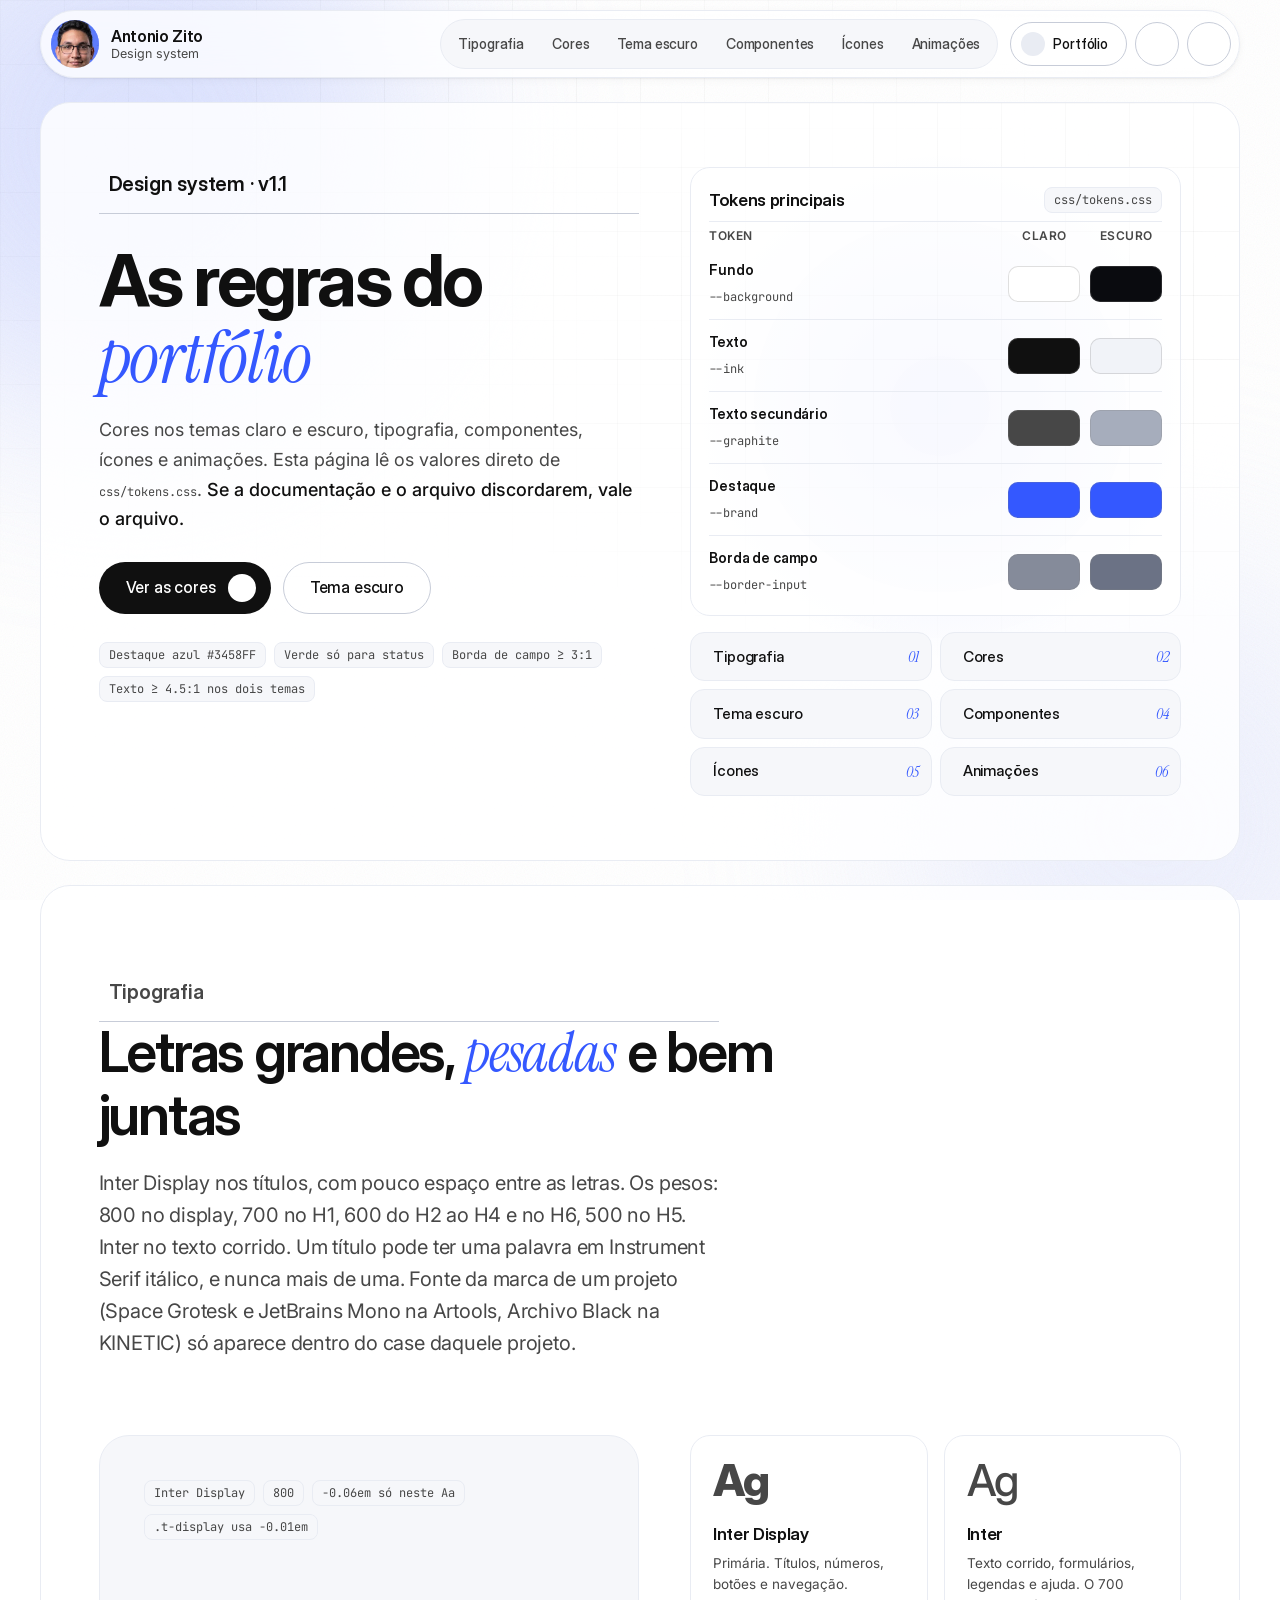
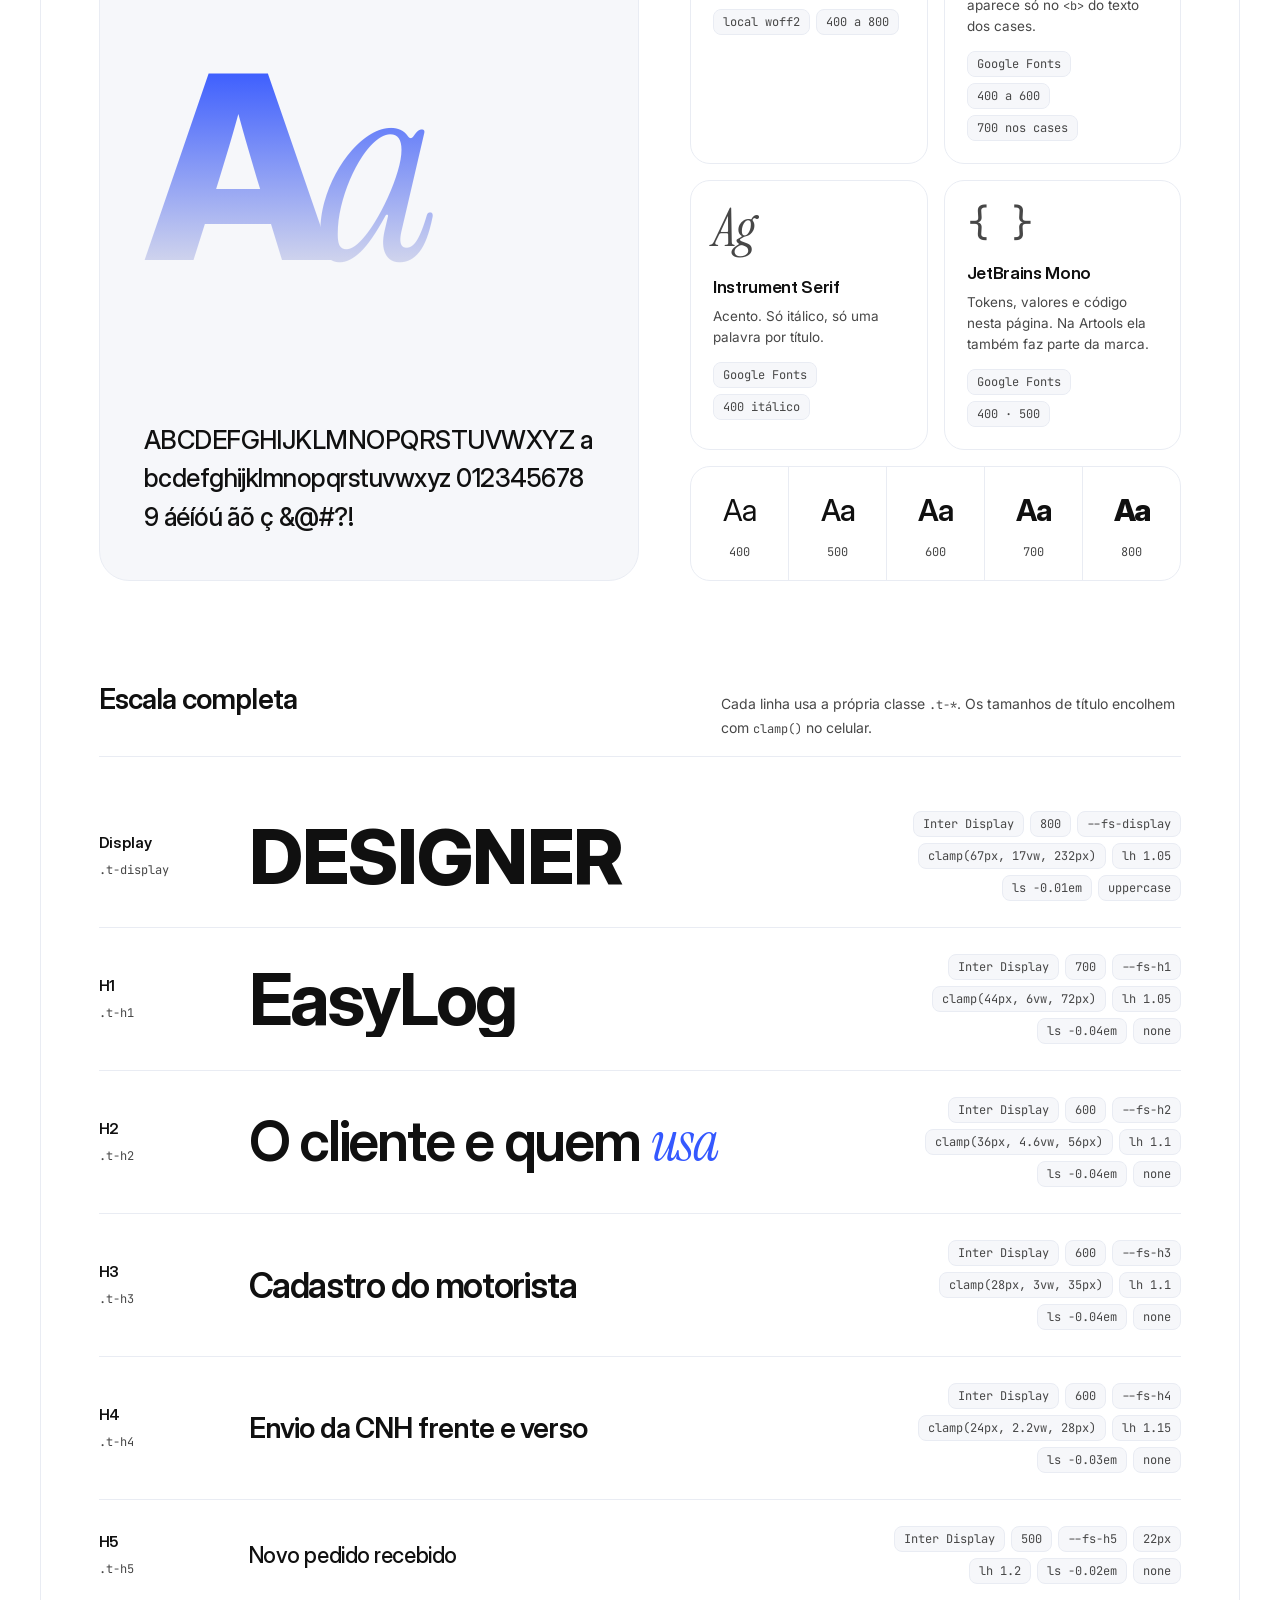
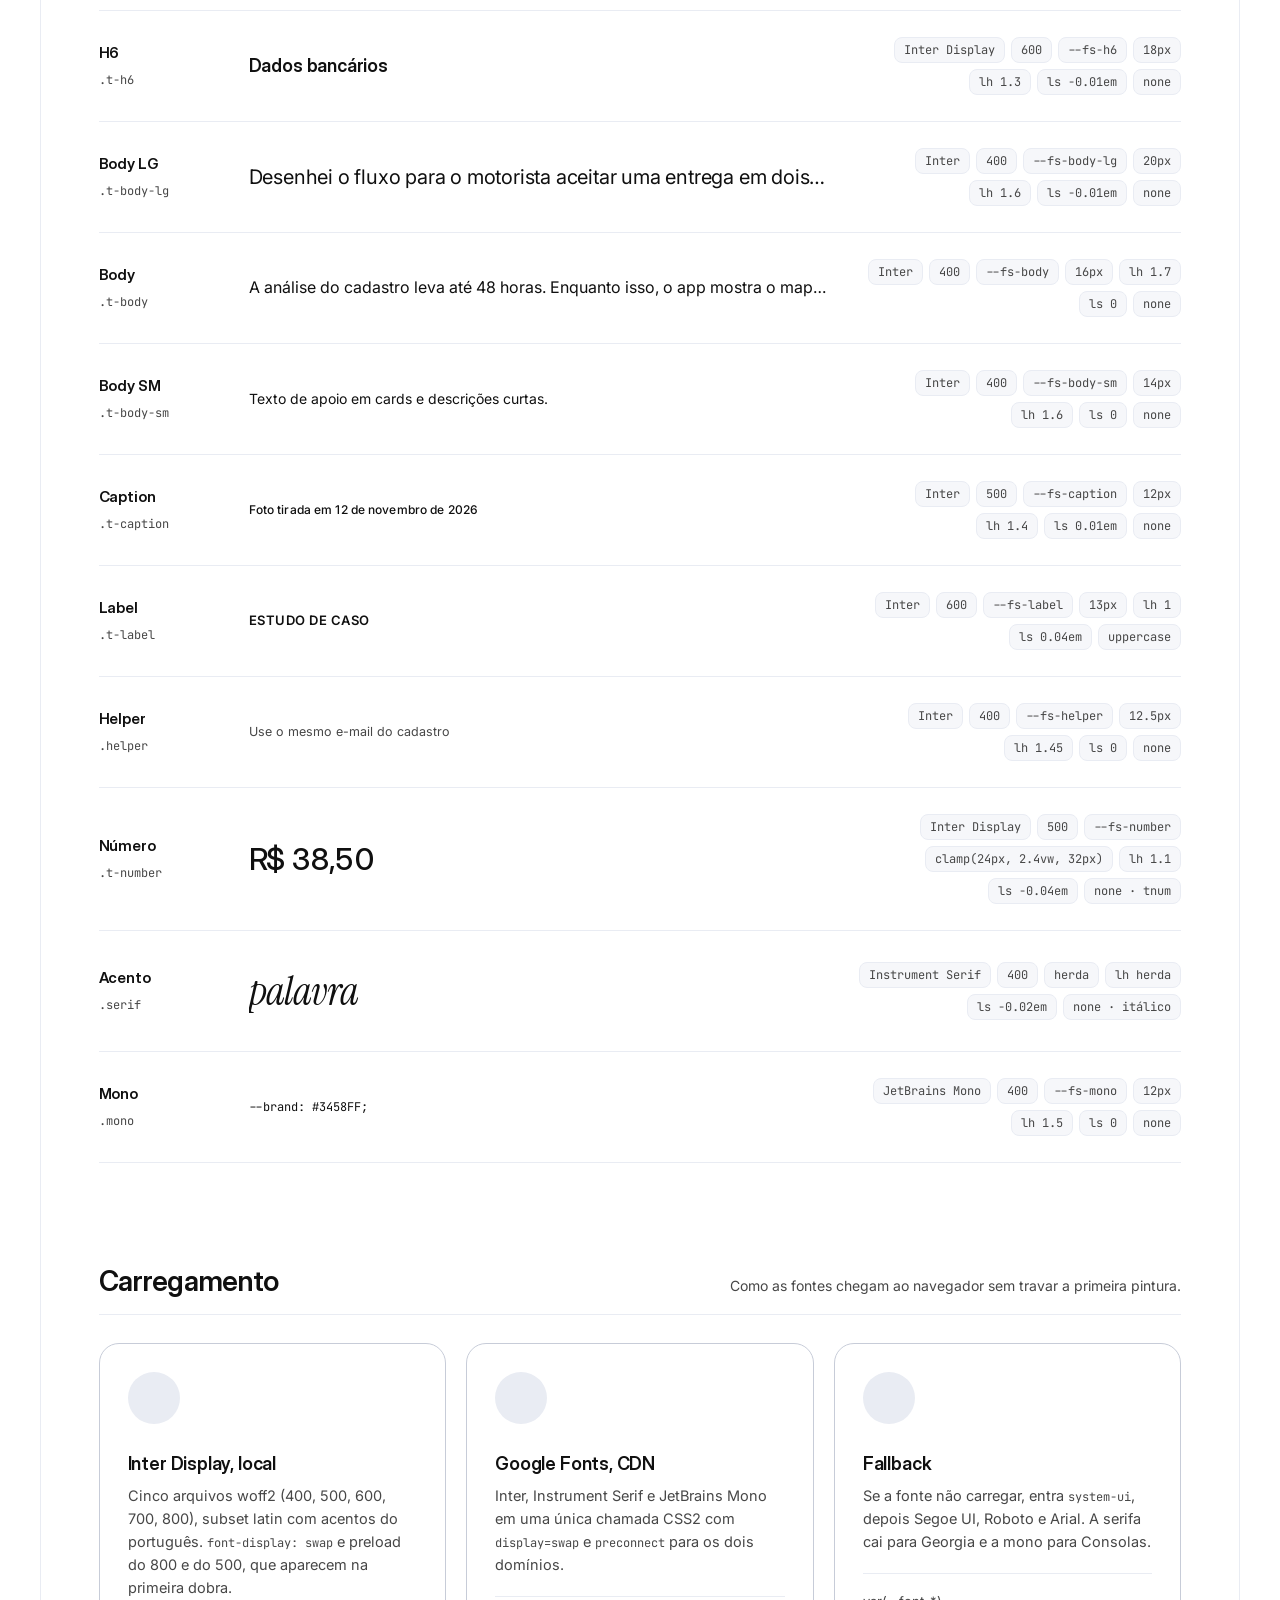
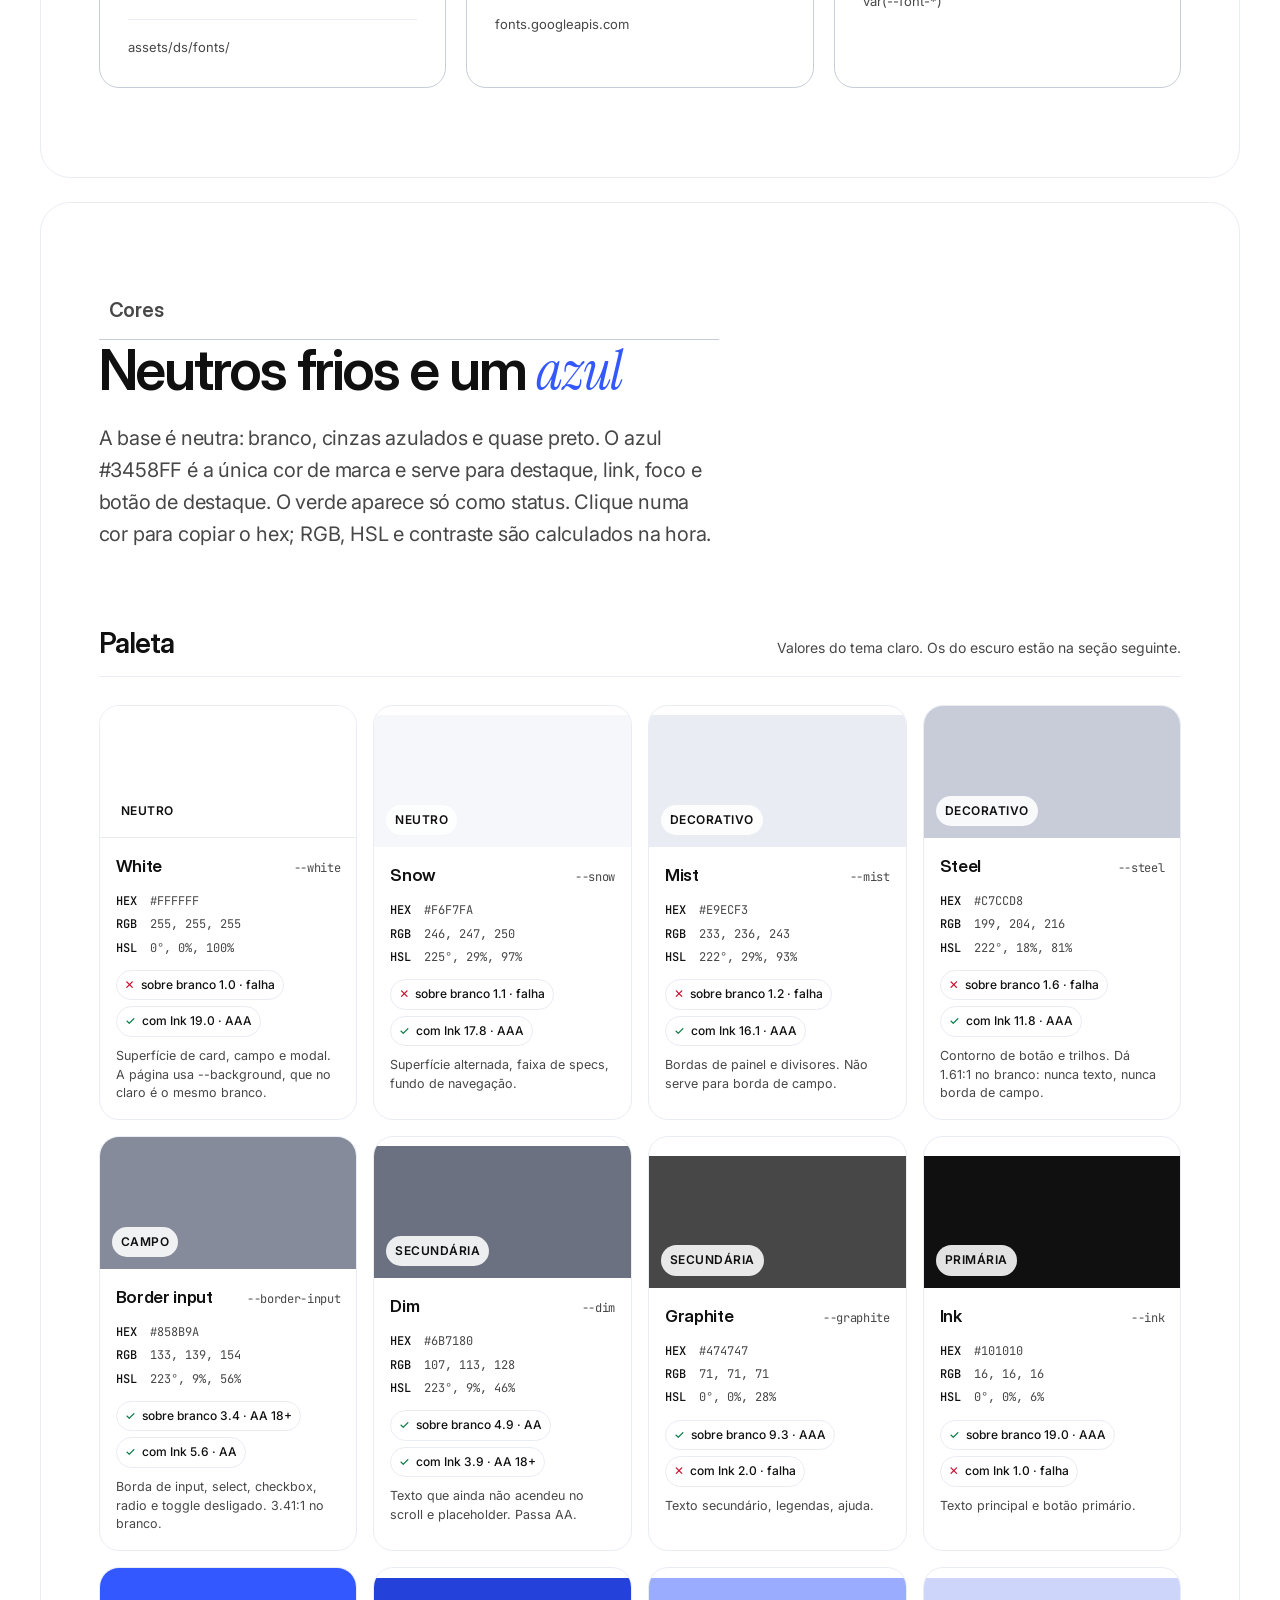
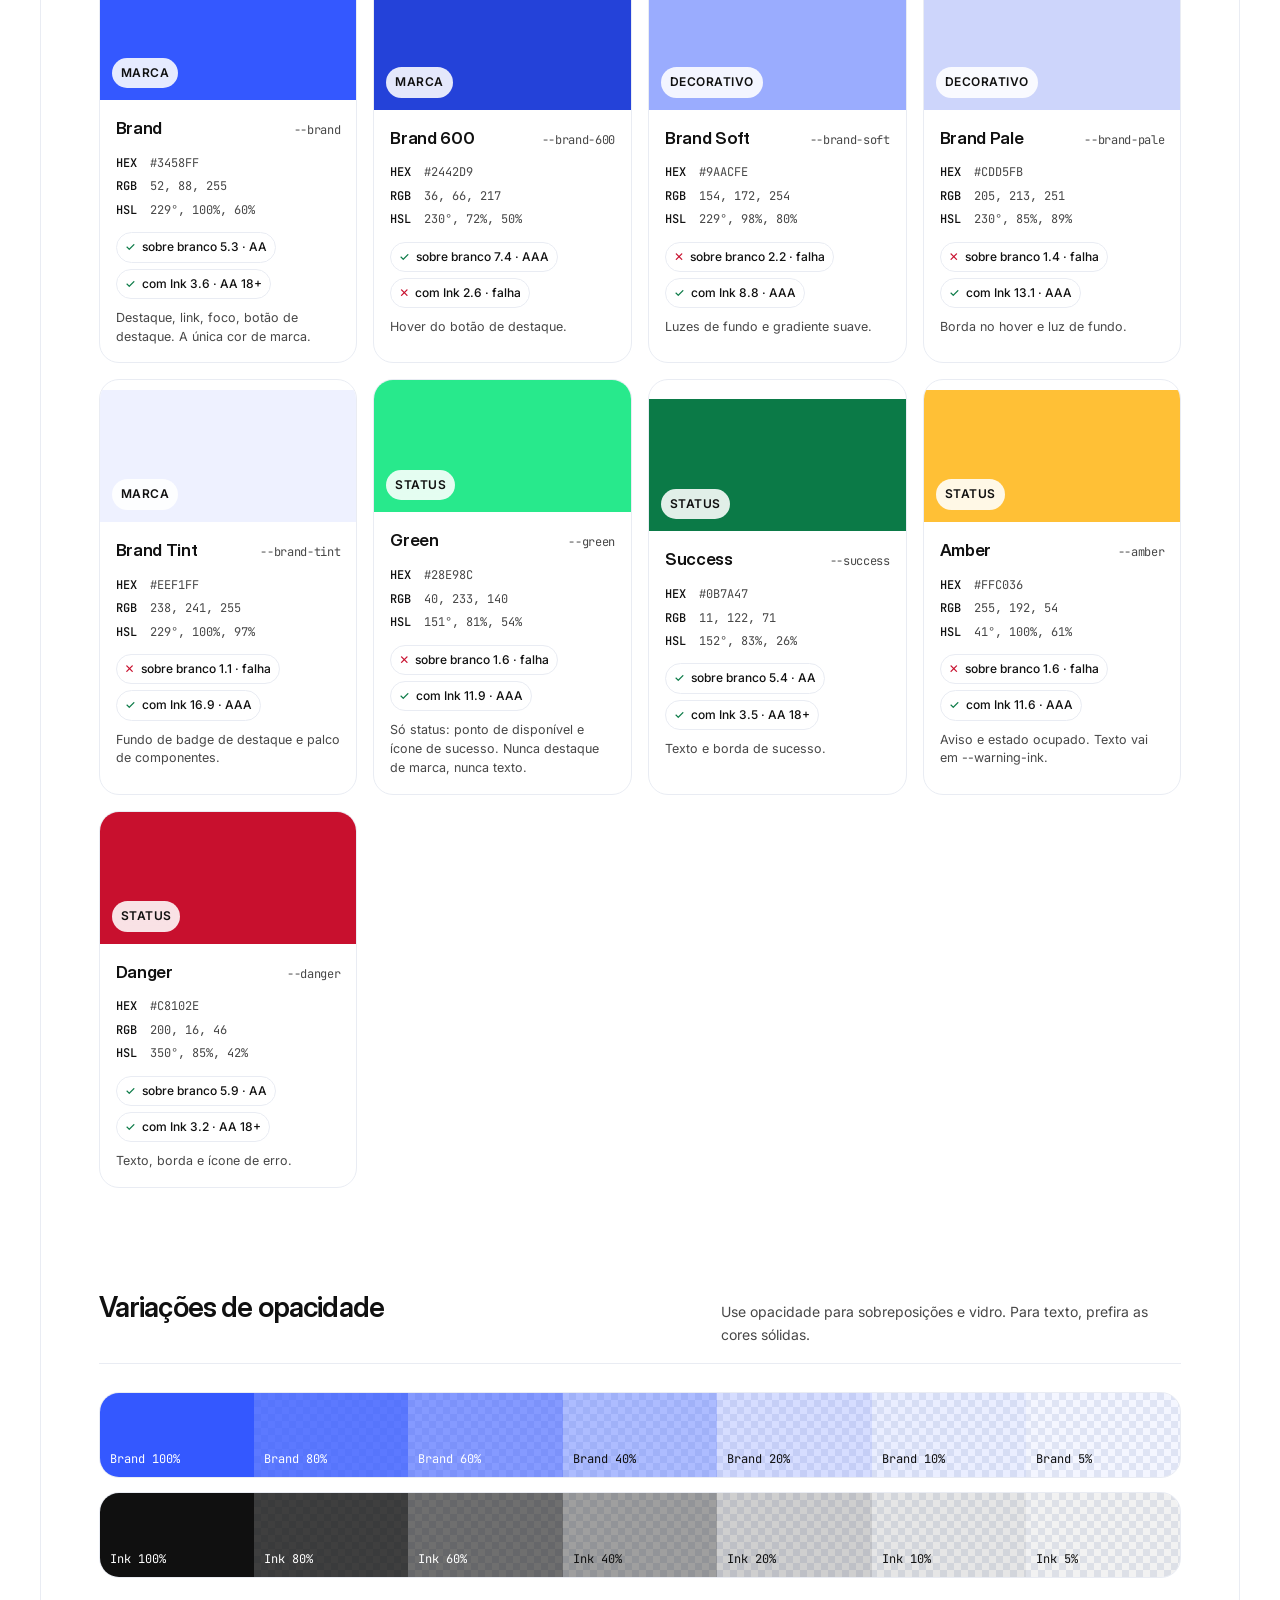
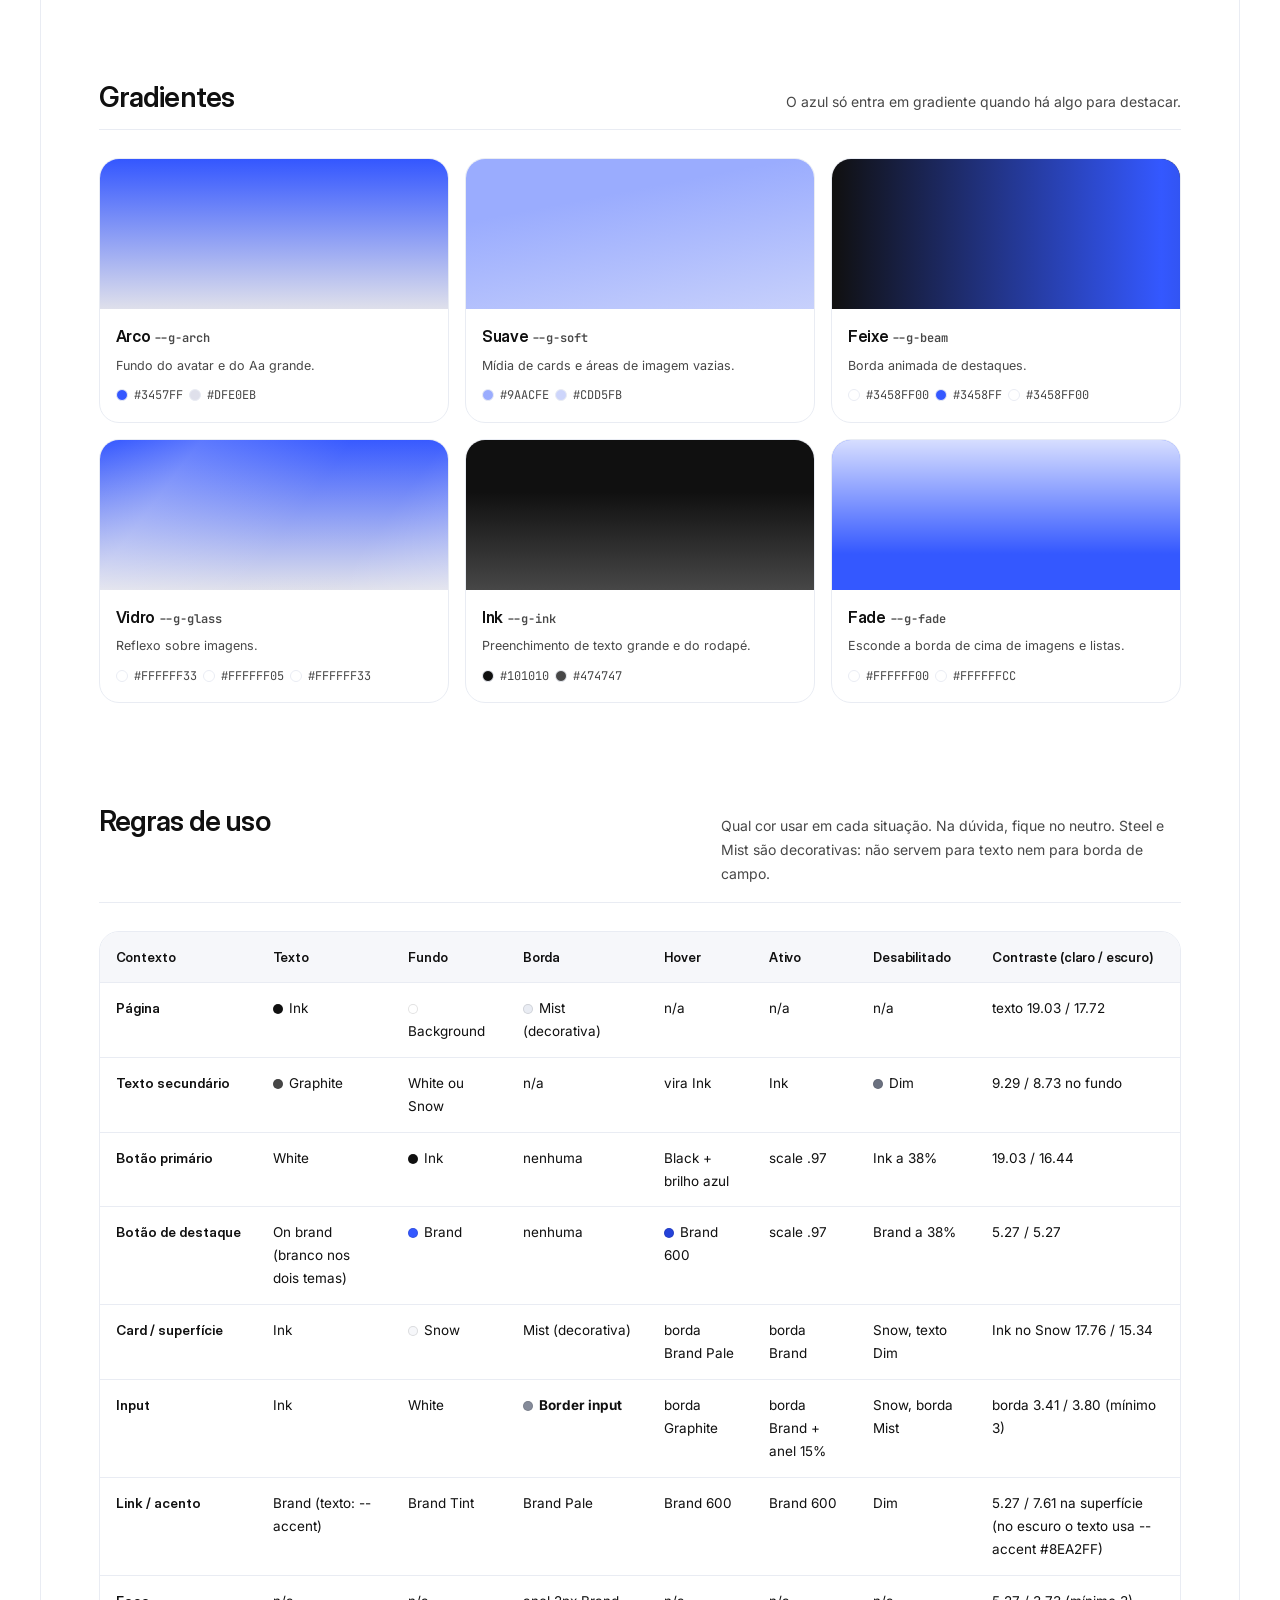
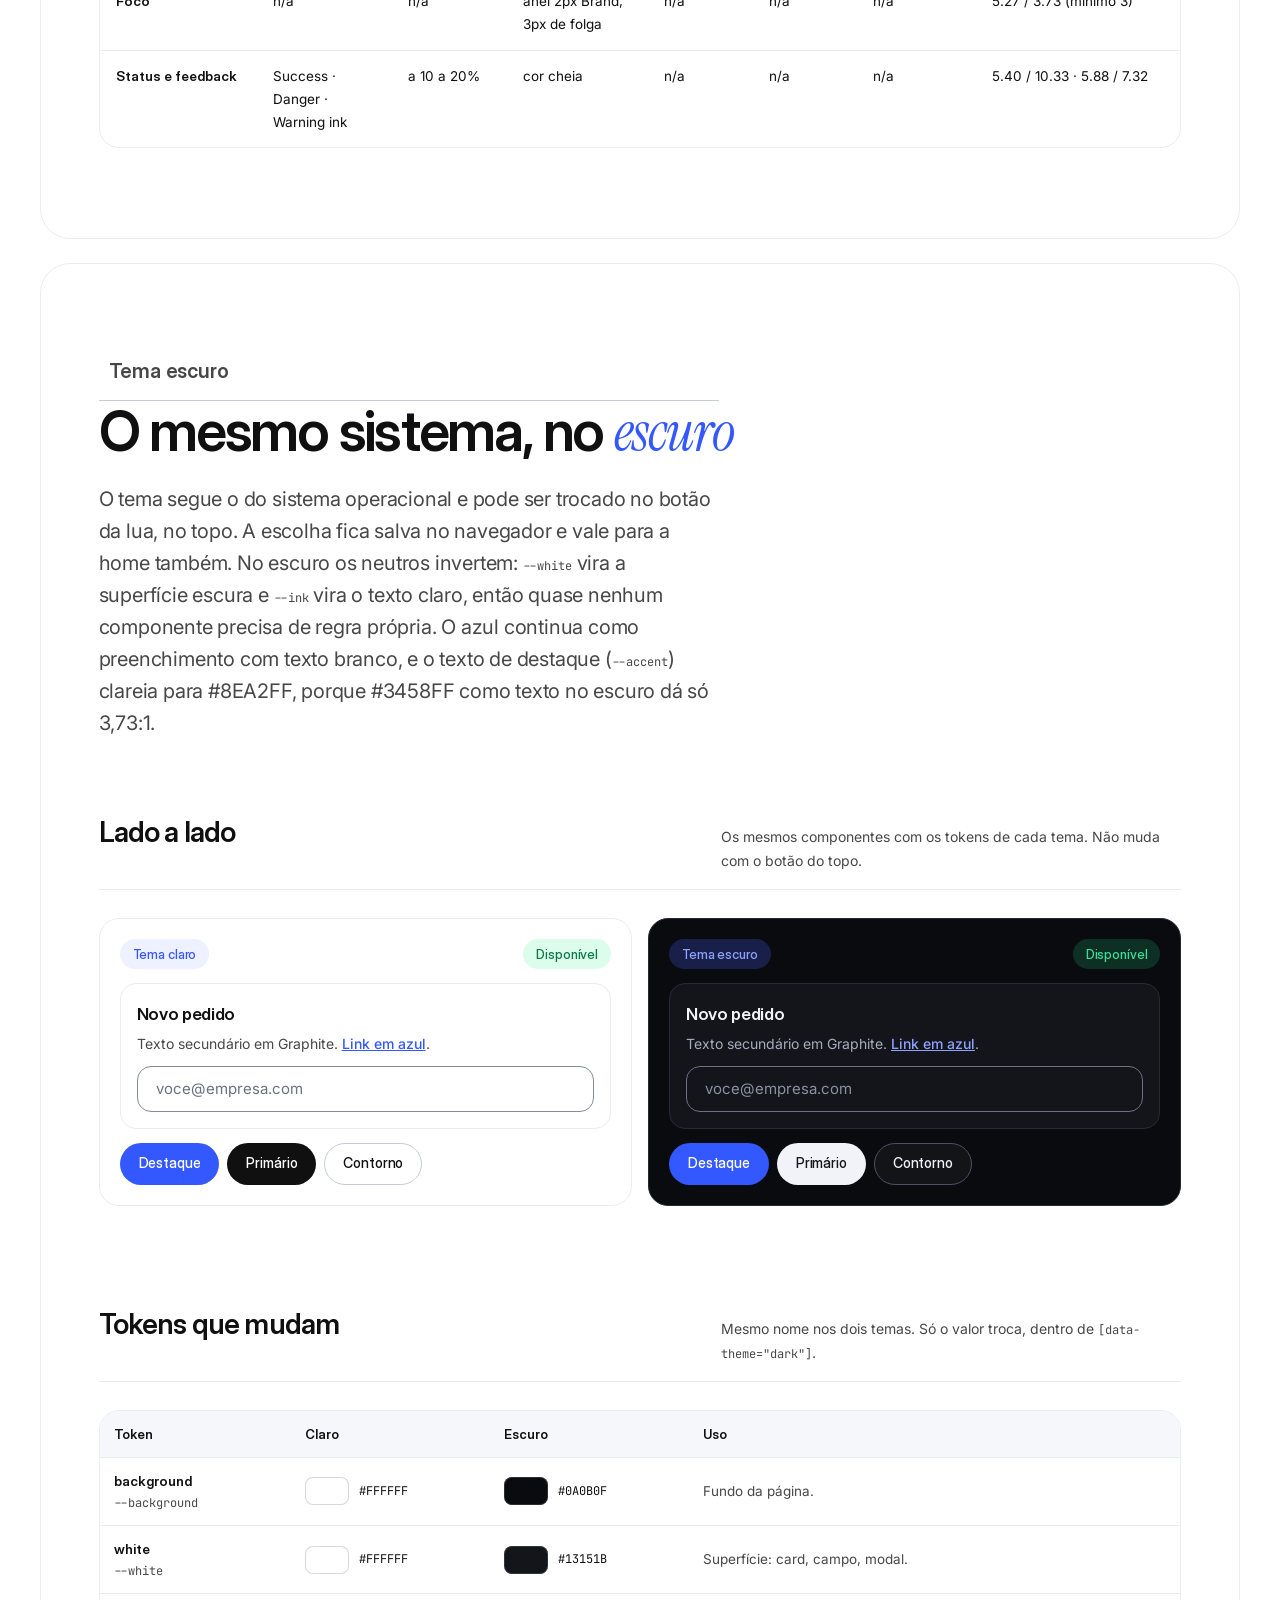
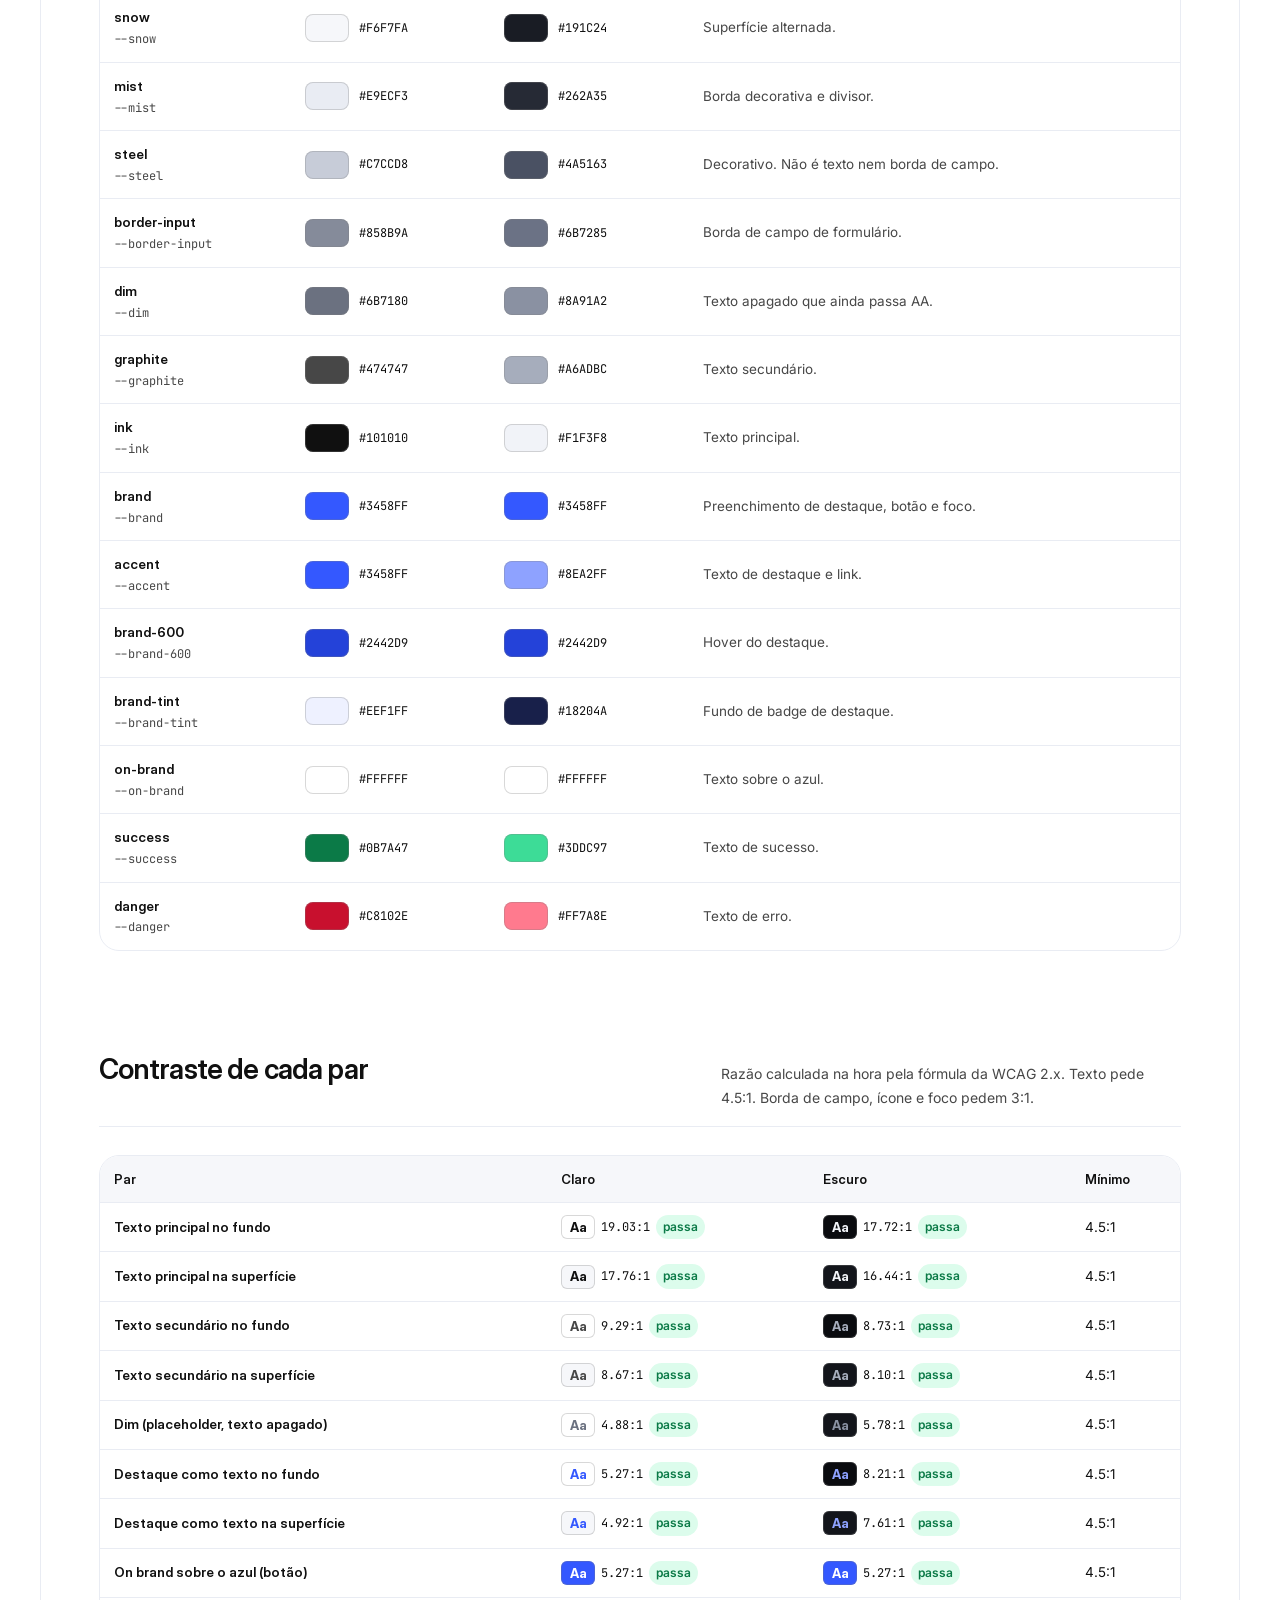
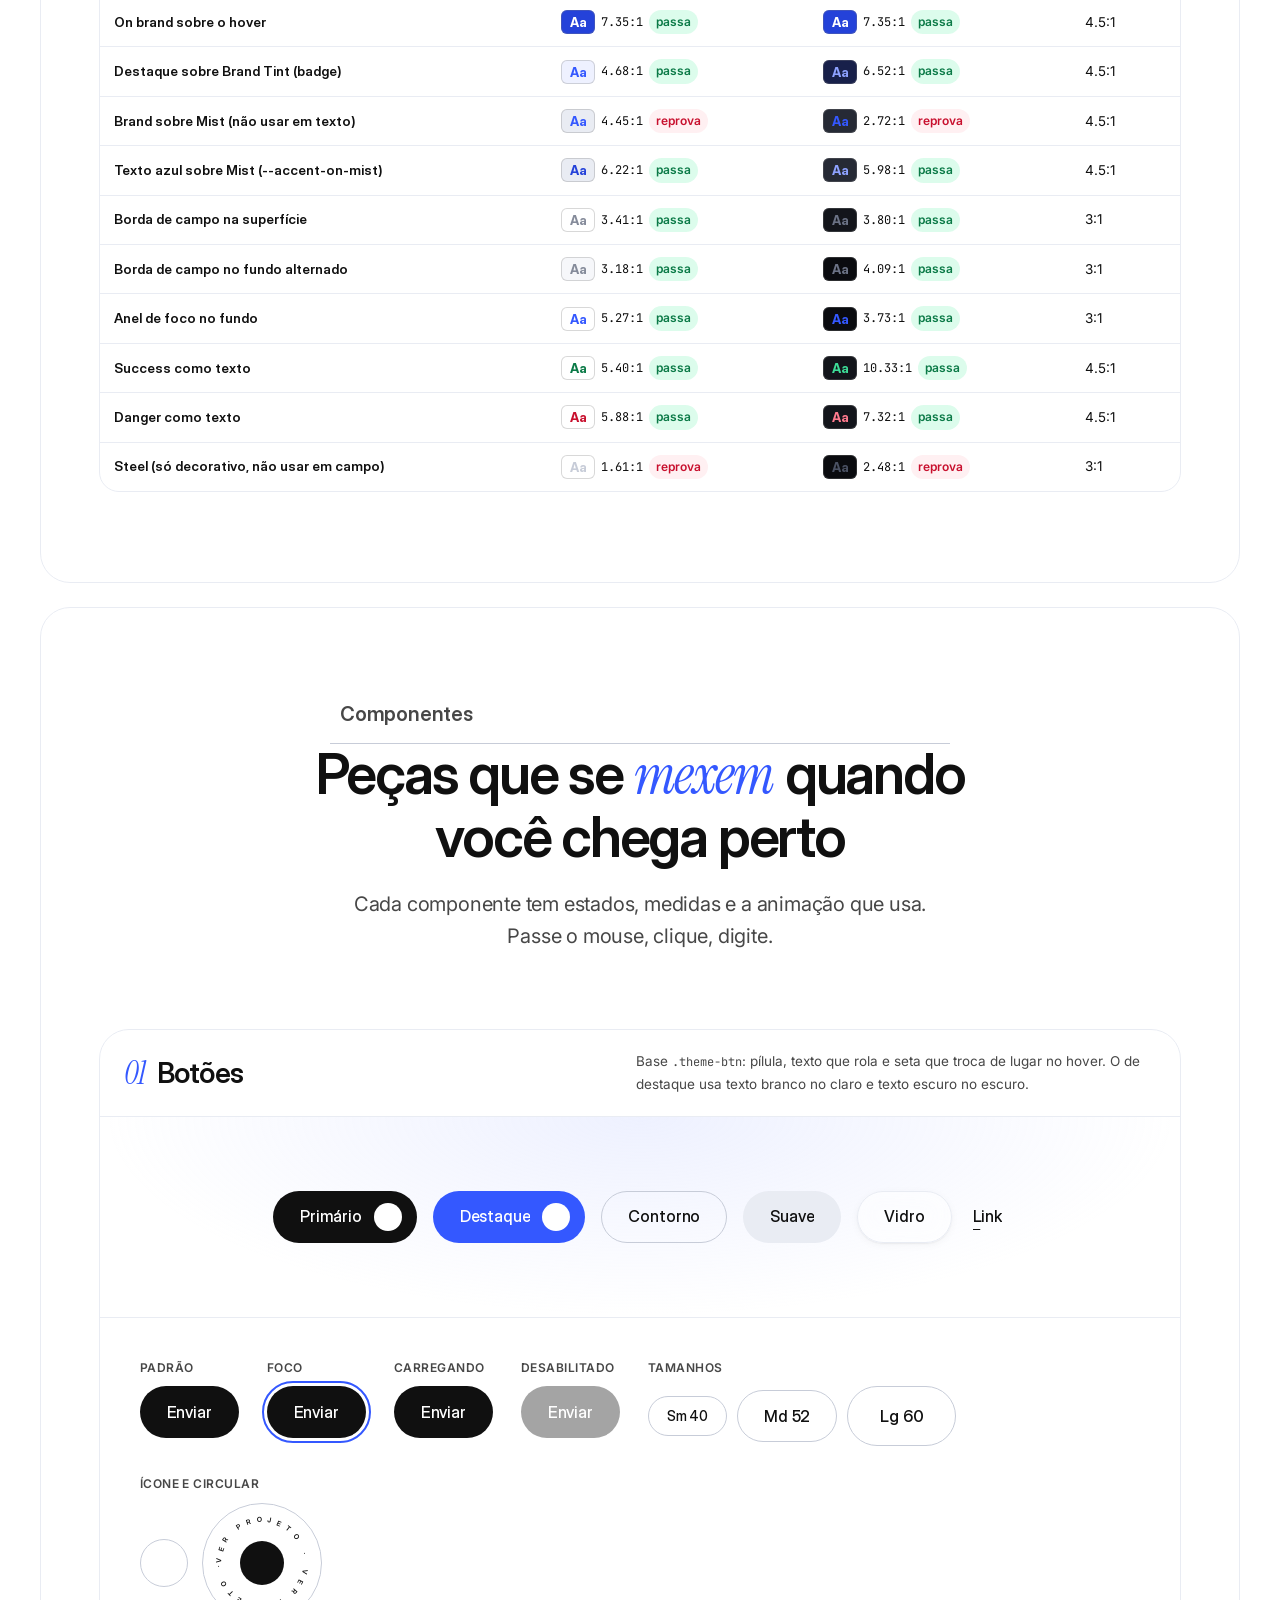
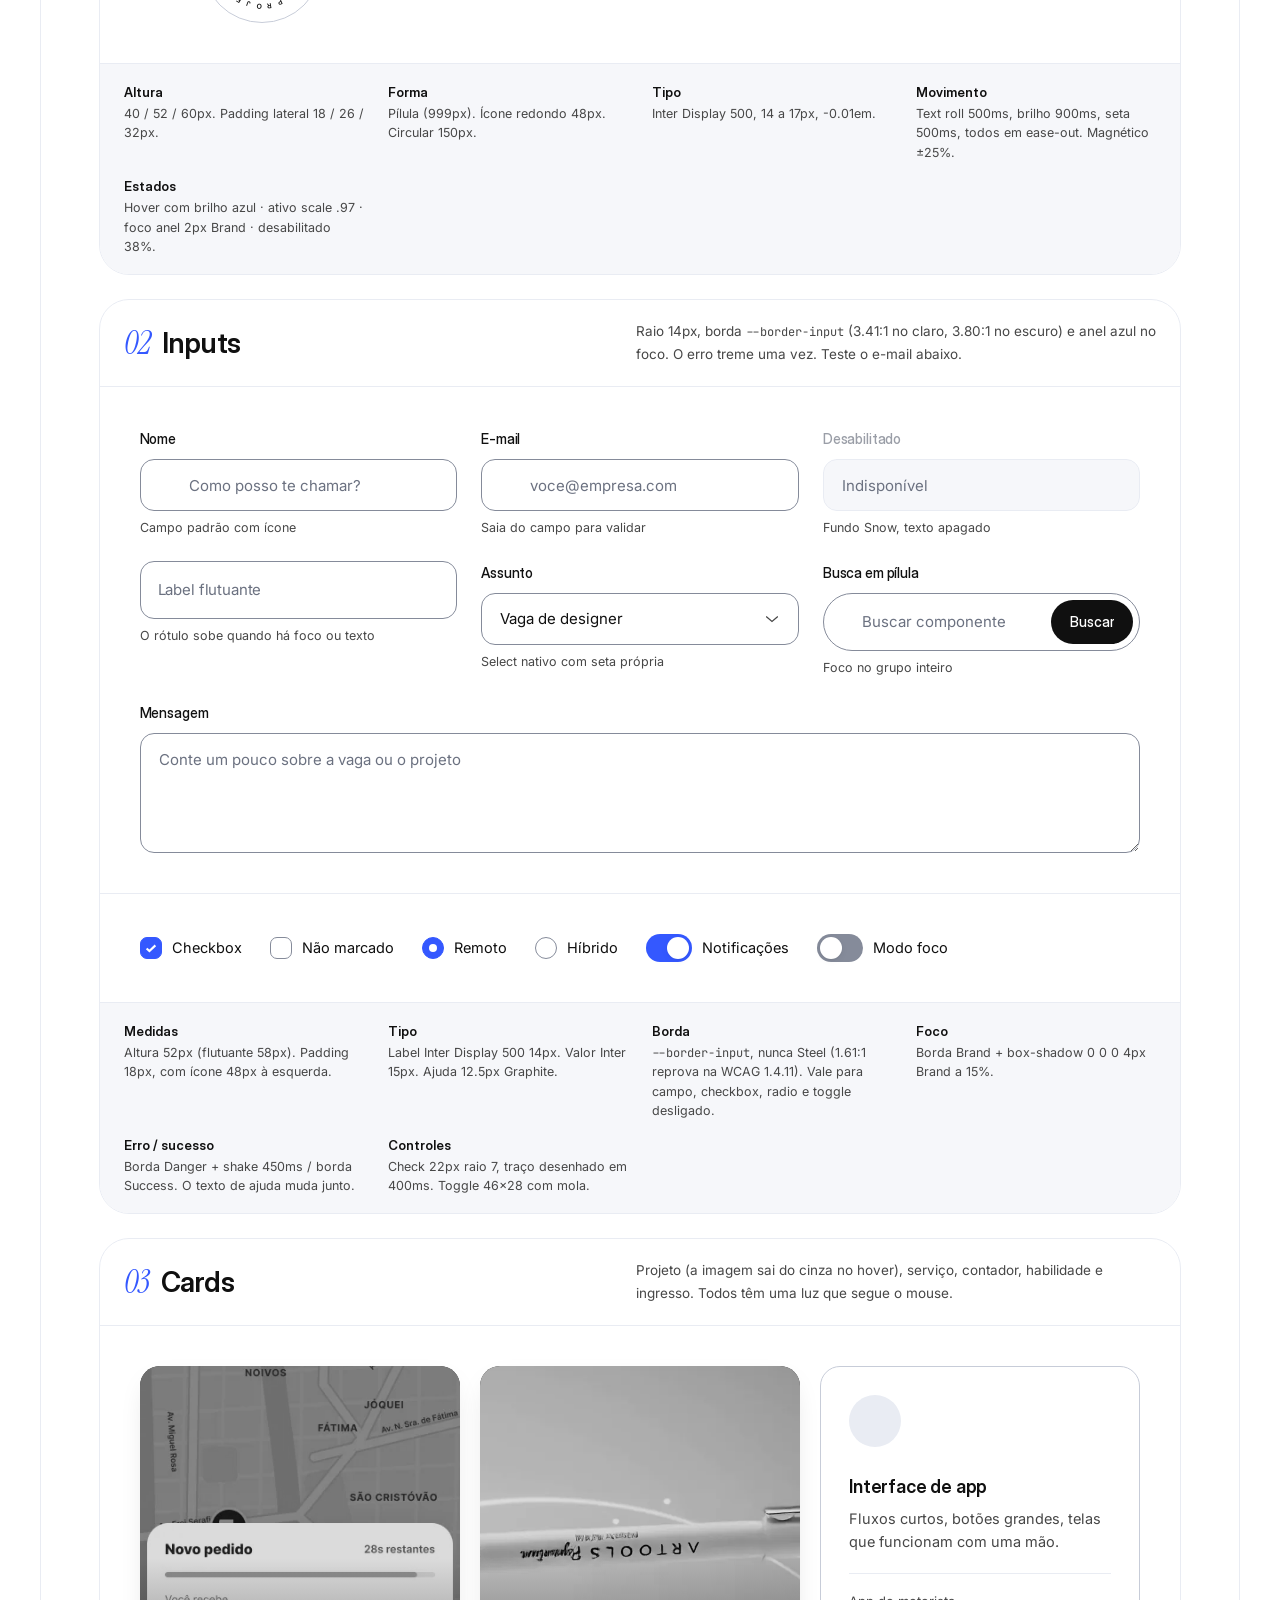
<file: design_system.html>
<!DOCTYPE html>
<html lang="pt-BR">
<head>
<meta charset="utf-8">
<meta name="viewport" content="width=device-width, initial-scale=1">
<title>Design System · Antonio Zito</title>
<meta name="description" content="Design system do portfólio de Antonio Zito: tokens de cor nos temas claro e escuro, tipografia, componentes, ícones e animações.">
<meta property="og:type" content="website">
<meta property="og:locale" content="pt_BR">
<meta property="og:title" content="Design System · Antonio Zito">
<meta property="og:description" content="Tokens de cor nos temas claro e escuro, tipografia, componentes, ícones e animações, com o contraste de cada par de cor.">
<meta property="og:image" content="https://portfoliozitomenezes.vercel.app/assets/projects/ds-og.jpg">
<meta property="og:url" content="https://portfoliozitomenezes.vercel.app/design_system.html">
<link rel="canonical" href="https://portfoliozitomenezes.vercel.app/design_system.html">
<meta name="twitter:card" content="summary_large_image">
<meta name="theme-color" content="#FFFFFF" id="metaTheme">
<meta name="color-scheme" content="light dark">
<script>
/* mesmo tema da home: o salvo em localStorage ou o do sistema, aplicado antes de pintar */
(function(){var t;try{t=localStorage.getItem("theme")}catch(e){}
if(t!=="dark"&&t!=="light")t=matchMedia("(prefers-color-scheme: dark)").matches?"dark":"light";
document.documentElement.dataset.theme=t;document.getElementById("metaTheme").content=t==="dark"?"#0A0B0F":"#FFFFFF";})();
</script>
<!-- Tokens: fonte única para claro e escuro -->
<link rel="stylesheet" href="css/tokens.css">

<!-- ============================================================
  FONTES
  1) Inter Display: self-hosted (woff2, subset latin, 400 a 800), vinda do template Portfon
  2) Inter / Instrument Serif / JetBrains Mono: Google Fonts CSS2, display=swap
============================================================ -->
<link rel="preload" href="assets/ds/fonts/inter-display-800.woff2" as="font" type="font/woff2" crossorigin>
<link rel="preload" href="assets/ds/fonts/inter-display-500.woff2" as="font" type="font/woff2" crossorigin>
<link rel="preconnect" href="https://fonts.googleapis.com">
<link rel="preconnect" href="https://fonts.gstatic.com" crossorigin>
<link href="https://fonts.googleapis.com/css2?family=Inter:wght@400;500;600&family=Instrument+Serif:ital@0;1&family=JetBrains+Mono:wght@400;500&display=swap" rel="stylesheet">

<!-- Ícones: web component iconify-icon (mesmo do template Green Museum), sets Solar + Logos -->
<script src="assets/ds/js/iconify-icon.min.js"></script>

<style>
/* ============================================================
   0. FONT FACES (Inter Display, local)
============================================================ */
@font-face{font-family:"Inter Display";src:url("assets/ds/fonts/inter-display-400.woff2") format("woff2");font-weight:400;font-style:normal;font-display:swap}
@font-face{font-family:"Inter Display";src:url("assets/ds/fonts/inter-display-500.woff2") format("woff2");font-weight:500;font-style:normal;font-display:swap}
@font-face{font-family:"Inter Display";src:url("assets/ds/fonts/inter-display-600.woff2") format("woff2");font-weight:600;font-style:normal;font-display:swap}
@font-face{font-family:"Inter Display";src:url("assets/ds/fonts/inter-display-700.woff2") format("woff2");font-weight:700;font-style:normal;font-display:swap}
@font-face{font-family:"Inter Display";src:url("assets/ds/fonts/inter-display-800.woff2") format("woff2");font-weight:800;font-style:normal;font-display:swap}

/* Tokens: css/tokens.css (claro + escuro). Esta página não redefine nenhum. */

/* ============================================================
   2. BASE
============================================================ */
*,*::before,*::after{box-sizing:border-box}
html{scroll-behavior:smooth;-webkit-text-size-adjust:100%}
body{margin:0;background:var(--background);color:var(--ink);font-family:var(--font-body);font-size:16px;line-height:1.7;-webkit-font-smoothing:antialiased;-moz-osx-font-smoothing:grayscale;overflow-x:hidden}
img{max-width:100%;display:block}
a{color:inherit}
button{font:inherit;color:inherit}
::selection{background:var(--brand);color:var(--on-brand)}
:focus-visible{outline:2px solid var(--brand);outline-offset:3px;border-radius:6px}
.container{width:100%;max-width:calc(var(--container) + var(--gutter)*2);margin:0 auto;padding:0 var(--gutter);position:relative;z-index:2}
.serif{font-family:var(--font-serif);font-style:italic;font-weight:400;letter-spacing:-.02em}
.text-accent{color:var(--accent)}
.skip-link{position:fixed;left:16px;top:-60px;z-index:3000;background:var(--ink);color:var(--white);padding:10px 16px;border-radius:var(--r-pill);text-decoration:none;font-weight:500;transition:top .3s var(--ease-out)}
.skip-link:focus{top:16px}
.text-muted{color:var(--graphite)}
.mono{font-family:var(--font-mono);font-size:var(--fs-mono);line-height:1.5;letter-spacing:0}
.sr-only{position:absolute;width:1px;height:1px;overflow:hidden;clip:rect(0 0 0 0);white-space:nowrap}

/* Classes de texto (espelham a tabela de tipografia) */
.t-display{font-family:var(--font-display);font-weight:800;font-size:var(--fs-display);line-height:1.05;letter-spacing:-.01em;text-transform:uppercase}
.t-h1{font-family:var(--font-display);font-weight:700;font-size:var(--fs-h1);line-height:1.05;letter-spacing:-.04em}
.t-h2{font-family:var(--font-display);font-weight:600;font-size:var(--fs-h2);line-height:1.1;letter-spacing:-.04em}
.t-h3{font-family:var(--font-display);font-weight:600;font-size:var(--fs-h3);line-height:1.1;letter-spacing:-.04em}
.t-h4{font-family:var(--font-display);font-weight:600;font-size:var(--fs-h4);line-height:1.15;letter-spacing:-.03em}
.t-h5{font-family:var(--font-display);font-weight:500;font-size:var(--fs-h5);line-height:1.2;letter-spacing:-.02em}
.t-h6{font-family:var(--font-display);font-weight:600;font-size:var(--fs-h6);line-height:1.3;letter-spacing:-.01em}
.t-body-lg{font-size:var(--fs-body-lg);line-height:1.6;letter-spacing:-.01em}
.t-body{font-size:var(--fs-body);line-height:1.7}
.t-body-sm{font-size:var(--fs-body-sm);line-height:1.6}
.t-caption{font-size:var(--fs-caption);line-height:1.4;font-weight:500;letter-spacing:.01em}
.t-label{font-size:var(--fs-label);line-height:1;font-weight:600;letter-spacing:.04em;text-transform:uppercase}
.t-number{font-family:var(--font-display);font-weight:500;font-size:var(--fs-number);line-height:1.1;letter-spacing:-.04em;font-variant-numeric:tabular-nums}

/* ============================================================
   3. BACKGROUNDS ANIMADOS (reaproveitados em todas as dobras)
============================================================ */
.bg-layer{position:absolute;inset:0;pointer-events:none;overflow:hidden;z-index:0}
.bg-grid{background-image:linear-gradient(to right,rgba(var(--fg-rgb),.05) 1px,transparent 1px),linear-gradient(to bottom,rgba(var(--fg-rgb),.05) 1px,transparent 1px);background-size:64px 64px;-webkit-mask-image:radial-gradient(ellipse 70% 60% at 50% 40%,#000 10%,transparent 75%);mask-image:radial-gradient(ellipse 70% 60% at 50% 40%,#000 10%,transparent 75%);animation:grid-pan 40s linear infinite}
.bg-dots{background-image:radial-gradient(rgba(var(--brand-rgb),.22) 1.2px,transparent 1.4px);background-size:22px 22px;-webkit-mask-image:radial-gradient(ellipse 60% 50% at 80% 20%,#000,transparent 70%);mask-image:radial-gradient(ellipse 60% 50% at 80% 20%,#000,transparent 70%);animation:grid-pan 60s linear infinite reverse}
.bg-aurora::before,.bg-aurora::after{content:"";position:absolute;width:46vw;height:46vw;max-width:720px;max-height:720px;border-radius:50%;filter:blur(110px);opacity:var(--bg-blob)}
.bg-aurora::before{background:var(--brand-soft);top:-18%;right:-10%;animation:drift-a 22s var(--ease-inout) infinite alternate}
.bg-aurora::after{background:var(--brand-pale);bottom:-25%;left:-12%;animation:drift-b 26s var(--ease-inout) infinite alternate}
.bg-grain{opacity:.06;mix-blend-mode:multiply;background-image:url("data:image/svg+xml,%3Csvg xmlns='http://www.w3.org/2000/svg' width='160' height='160'%3E%3Cfilter id='n'%3E%3CfeTurbulence type='fractalNoise' baseFrequency='.9' numOctaves='2' stitchTiles='stitch'/%3E%3C/filter%3E%3Crect width='100%25' height='100%25' filter='url(%23n)'/%3E%3C/svg%3E")}
/* Linhas verticais do Drake com feixe de luz descendo */
.bg-lines{display:flex;justify-content:space-around;padding:0 8%}
.bg-lines span{position:relative;width:1px;height:100%;background:rgba(var(--fg-rgb),.06);overflow:hidden}
.bg-lines span::after{content:"";position:absolute;left:0;top:-30%;width:1px;height:30%;background:linear-gradient(180deg,transparent,var(--brand),transparent);animation:line-drop 7s var(--ease-inout) infinite}
.bg-lines span:nth-child(2)::after{animation-delay:1.8s}
.bg-lines span:nth-child(3)::after{animation-delay:3.4s}
.bg-lines span:nth-child(4)::after{animation-delay:.9s}
.bg-lines span:nth-child(5)::after{animation-delay:4.6s}
/* Fundo fixo da página inteira (o mesmo da home: grid + duas luzes + grão) */
.page-bg{position:fixed;inset:0;z-index:-1;pointer-events:none;overflow:hidden}
.page-bg .grid{position:absolute;inset:0;background-image:linear-gradient(to right,rgba(var(--fg-rgb),.045) 1px,transparent 1px),linear-gradient(to bottom,rgba(var(--fg-rgb),.045) 1px,transparent 1px);background-size:64px 64px;-webkit-mask-image:radial-gradient(ellipse 80% 70% at 30% 20%,#000 10%,transparent 75%);mask-image:radial-gradient(ellipse 80% 70% at 30% 20%,#000 10%,transparent 75%);animation:grid-pan 40s linear infinite}
.page-bg .blob{position:absolute;border-radius:50%;filter:blur(110px);opacity:var(--bg-blob)}
.page-bg .blob.a{width:44vw;height:44vw;max-width:680px;max-height:680px;background:var(--brand-soft);top:-16%;left:-12%;animation:drift-a 24s var(--ease-inout) infinite alternate}
.page-bg .blob.b{width:40vw;height:40vw;max-width:620px;max-height:620px;background:var(--brand-pale);bottom:-20%;right:-10%;animation:drift-b 28s var(--ease-inout) infinite alternate}
[data-theme="dark"] .bg-grain{mix-blend-mode:overlay;opacity:.05}
.globe{position:absolute;inset:0;width:100%;height:100%;pointer-events:none}

/* ============================================================
   4. PAGE LOADER (Drake .page-loader / .bounceball)
============================================================ */
.page-loader{position:fixed;inset:0;z-index:10000;background:var(--background);display:flex;align-items:center;justify-content:center;flex-direction:column;gap:18px;transition:opacity .8s var(--ease-out),visibility .8s}
.page-loader.is-hidden{opacity:0;visibility:hidden}
.page-loader .bounceball{position:relative;display:inline-block;height:37px;width:15px}
.page-loader .bounceball::before{position:absolute;content:"";top:0;width:15px;height:15px;border-radius:50%;background:var(--brand);transform-origin:50%;animation:bounceLoader .5s alternate infinite ease}
.page-loader .loader-text{font-family:var(--font-display);font-weight:500;font-size:13px;letter-spacing:.04em;color:var(--graphite)}

/* ============================================================
   5. TOPBAR (a mesma pílula de vidro da home no celular)
============================================================ */
.topbar{position:sticky;top:10px;z-index:200;max-width:calc(var(--container) + var(--gutter)*2);margin:10px auto 0;padding:0 var(--gutter)}
.topbar-inner{position:relative;display:flex;align-items:center;gap:12px;min-height:68px;padding:8px 8px 8px 10px;border-radius:var(--r-pill);background:rgba(var(--surface-rgb),.75);backdrop-filter:blur(16px) saturate(1.3);-webkit-backdrop-filter:blur(16px) saturate(1.3);border:1px solid var(--mist);box-shadow:var(--sh-sm);transition:box-shadow var(--d-base),background var(--d-base);transform:translateY(-130%)}
body.is-loaded .topbar-inner{animation:nav-in .9s var(--ease-out) .1s forwards}
.topbar.is-scrolled .topbar-inner{background:rgba(var(--surface-rgb),.9);box-shadow:var(--sh-md)}
.topbar-home{display:flex;align-items:center;gap:12px;min-width:0;text-decoration:none;border-radius:var(--r-pill)}
.mini-avatar{position:relative;width:48px;height:48px;border-radius:50%;background:var(--g-arch);overflow:hidden;flex:none;box-shadow:inset 0 0 0 1px rgba(255,255,255,.35)}
.mini-avatar img{width:100%;height:100%;object-fit:cover;object-position:50% 18%}
.topbar-id{min-width:0;line-height:1.2}
.topbar-id b{display:block;font-family:var(--font-display);font-weight:600;font-size:16px;letter-spacing:-.02em}
.topbar-id span{display:block;font-size:12.5px;color:var(--graphite);white-space:nowrap;overflow:hidden;text-overflow:ellipsis}
.topbar .ds-nav-links{margin-left:auto}
.topbar-actions{display:flex;align-items:center;gap:8px;flex:none}
.topbar .ds-nav-links+.topbar-actions{margin-left:0}
.topbar-actions .btn-icon{width:44px;height:44px;font-size:19px}
.topbar-actions .theme-btn{--h:44px}
/* botão de tema: lua e sol trocam de lugar (igual ao da home) */
.theme-toggle,.motion-toggle{position:relative}
.theme-toggle iconify-icon{position:absolute;pointer-events:none;transition:transform .7s var(--ease-spring),opacity .4s}
.theme-toggle .ic-sun{transform:scale(.3) rotate(-120deg);opacity:0}
[data-theme="dark"] .theme-toggle .ic-moon{transform:scale(.3) rotate(120deg);opacity:0}
[data-theme="dark"] .theme-toggle .ic-sun{transform:none;opacity:1;color:var(--amber)}
[data-theme="dark"] .theme-toggle:hover .ic-sun{color:var(--white)}
.motion-toggle .ic-play{display:none}
body.is-paused .motion-toggle .ic-play{display:block}
body.is-paused .motion-toggle .ic-pause{display:none}
/* pausa geral: tudo que roda em loop para (marquee, luzes, feixes, esfera) */
body.is-paused *,body.is-paused *::before,body.is-paused *::after{animation-play-state:paused!important}
@media (max-width:1100px){.topbar .ds-nav-links{display:none}.topbar-actions{margin-left:auto}}
@media (max-width:640px){.topbar-back .btn-roll,.topbar-id span{display:none}.topbar-back{width:44px;padding:0;justify-content:center}.topbar-back .btn-arrow{margin:0!important;background:none}}
@media (max-width:420px){.topbar-actions{gap:6px}.topbar-actions .btn-icon{width:40px;height:40px}.topbar-actions .theme-btn{--h:40px}.topbar-back{width:40px}.mini-avatar{width:42px;height:42px}}

/* Peças de navegação (usadas no topo e nos exemplos de componente) */
.brand{display:flex;align-items:center;gap:10px;text-decoration:none}
.brand-mark{width:34px;height:34px;border-radius:50%;background:var(--ink);color:var(--white);display:grid;place-items:center;font-family:var(--font-serif);font-style:italic;font-size:18px;line-height:1;transition:transform var(--d-base) var(--ease-spring),background var(--d-base)}
.brand:hover .brand-mark{transform:rotate(-12deg) scale(1.06);background:var(--brand);color:var(--on-brand)}
.brand-name{font-family:var(--font-display);font-weight:600;font-size:16px;letter-spacing:-.02em}
.ds-nav-links{position:relative;display:flex;gap:2px;padding:4px;border-radius:var(--r-pill);background:var(--snow);border:1px solid var(--mist)}
.ds-nav-links a{position:relative;z-index:1;font-family:var(--font-display);font-weight:500;font-size:14px;letter-spacing:-.01em;color:var(--graphite);text-decoration:none;padding:8px 13px;border-radius:var(--r-pill);transition:color var(--d-base)}
.ds-nav-links a:hover,.ds-nav-links a.active{color:var(--ink)}
.nav-indicator{position:absolute;z-index:0;top:4px;bottom:4px;left:0;width:0;border-radius:var(--r-pill);background:var(--white);box-shadow:var(--sh-sm);transition:transform .5s var(--ease-out),width .5s var(--ease-out),opacity .3s;opacity:0}
[data-theme="dark"] .ds-nav-links .nav-indicator{background:var(--lilac);box-shadow:none}
.nav-burger{display:none;width:44px;height:44px;border-radius:50%;border:0;background:var(--ink);cursor:pointer;position:relative;flex:none}
.nav-burger span{position:absolute;left:14px;right:14px;height:1.5px;background:var(--white);transition:transform var(--d-base) var(--ease-out),opacity var(--d-fast)}
.nav-burger span:nth-child(1){top:17px}.nav-burger span:nth-child(2){top:22px}.nav-burger span:nth-child(3){top:27px}
.nav-burger.is-open span:nth-child(1){transform:translateY(5px) rotate(45deg)}
.nav-burger.is-open span:nth-child(2){opacity:0}
.nav-burger.is-open span:nth-child(3){transform:translateY(-5px) rotate(-45deg)}
.nav-sheet{max-width:var(--container);margin:8px auto 0;border-radius:var(--r-md);background:rgba(var(--surface-rgb),.95);backdrop-filter:blur(14px);-webkit-backdrop-filter:blur(14px);border:1px solid var(--mist);padding:8px;display:none;flex-direction:column;box-shadow:var(--sh-md);transform-origin:top;animation:sheet-in .45s var(--ease-out)}
.nav-sheet.is-open{display:flex}
.nav-sheet a{padding:14px 16px;border-radius:12px;text-decoration:none;font-family:var(--font-display);font-weight:500;font-size:18px;letter-spacing:-.02em;display:flex;justify-content:space-between;align-items:center}
.nav-sheet a:hover{background:var(--snow)}
@media (max-width:1100px){.topbar .nav-burger{display:block}}

/* ============================================================
   6. BOTÕES (.theme-btn do Drake + text-roll do Portfon)
============================================================ */
.theme-btn{--h:52px;position:relative;isolation:isolate;display:inline-flex;align-items:center;justify-content:center;gap:12px;height:var(--h);padding:0 26px;border-radius:var(--r-pill);border:1px solid transparent;font-family:var(--font-display);font-weight:500;font-size:16px;letter-spacing:-.01em;line-height:1;text-decoration:none;cursor:pointer;white-space:nowrap;overflow:hidden;transition:background var(--d-base) var(--ease-out),color var(--d-base),border-color var(--d-base),box-shadow var(--d-slow) var(--ease-out),transform var(--d-base) var(--ease-out)}
.theme-btn:active{transform:scale(.97)}
.theme-btn--sm{--h:40px;padding:0 18px;font-size:14px;gap:8px}
.theme-btn--lg{--h:60px;padding:0 32px;font-size:17px}
/* brilho que atravessa (gradiente glass do Portfon) */
.theme-btn::before{content:"";position:absolute;inset:0;z-index:-1;background:linear-gradient(110deg,transparent 30%,rgba(255,255,255,.45) 50%,transparent 70%);transform:translateX(-120%);transition:transform .9s var(--ease-out)}
.theme-btn:hover::before{transform:translateX(120%)}
/* text roll */
.btn-roll{display:inline-block;position:relative;overflow:hidden;height:1.2em;line-height:1.2em}
.btn-roll>span{display:block;transition:transform .5s var(--ease-out)}
.btn-roll>span::after{content:attr(data-text);position:absolute;left:0;top:100%}
.theme-btn:hover .btn-roll>span{transform:translateY(-100%)}
/* seta que troca */
.btn-arrow{position:relative;width:28px;height:28px;margin-right:-12px;border-radius:50%;display:grid;place-items:center;overflow:hidden;font-size:16px;transition:transform var(--d-base) var(--ease-out)}
.btn-arrow iconify-icon{position:absolute;transition:transform .5s var(--ease-out)}
.btn-arrow iconify-icon:last-child{transform:translateX(-160%)}
.theme-btn:hover .btn-arrow iconify-icon:first-child{transform:translateX(160%)}
.theme-btn:hover .btn-arrow iconify-icon:last-child{transform:translateX(0)}
.btn-arrow--down iconify-icon:last-child{transform:translateY(-160%)}
.theme-btn:hover .btn-arrow--down iconify-icon:first-child{transform:translateY(160%)}
.theme-btn:hover .btn-arrow--down iconify-icon:last-child{transform:translateY(0)}
.btn-arrow--left{margin:0 0 0 -8px!important;background:var(--mist)}
.btn-arrow--left iconify-icon:last-child{transform:translateX(160%)}
.theme-btn:hover .btn-arrow--left iconify-icon:first-child{transform:translateX(-160%)}
.theme-btn:hover .btn-arrow--left iconify-icon:last-child{transform:translateX(0)}
.theme-btn--sm .btn-arrow{width:24px;height:24px;margin-right:-8px;font-size:14px}

.theme-btn--primary{background:var(--ink);color:var(--white)}
.theme-btn--primary .btn-arrow{background:var(--white);color:var(--ink)}
.theme-btn--primary:hover{background:var(--black);box-shadow:var(--sh-glow)}
.theme-btn--accent{background:var(--brand);color:var(--on-brand)}
.theme-btn--accent .btn-arrow{background:var(--on-brand);color:var(--brand)}
.theme-btn--accent:hover{background:var(--brand-600);box-shadow:var(--sh-glow)}
.theme-btn--outline{background:transparent;color:var(--ink);border-color:var(--steel)}
.theme-btn--outline .btn-arrow{background:var(--mist)}
.theme-btn--outline:hover{border-color:var(--ink);background:var(--snow)}
.theme-btn--outline::before{background:linear-gradient(110deg,transparent 30%,rgba(var(--brand-rgb),.12) 50%,transparent 70%)}
.theme-btn--soft{background:var(--mist);color:var(--ink)}
.theme-btn--soft:hover{background:var(--brand-tint);color:var(--brand)}
.theme-btn--glass{background:rgba(var(--surface-rgb),.55);color:var(--ink);border-color:var(--mist);backdrop-filter:blur(12px);-webkit-backdrop-filter:blur(12px);box-shadow:var(--sh-sm)}
.theme-btn--glass:hover{background:rgba(var(--surface-rgb),.85)}
[data-theme="dark"] .theme-btn--outline{background:rgba(255,255,255,.04)}
[data-theme="dark"] .theme-btn::before{background:linear-gradient(110deg,transparent 30%,rgba(var(--brand-rgb),.25) 50%,transparent 70%)}
.theme-btn--ghost{background:transparent;color:var(--ink);padding:0 4px;overflow:visible}
.theme-btn--ghost::before{display:none}
.theme-btn--ghost::after{content:"";position:absolute;left:4px;right:4px;bottom:12px;height:1px;background:currentColor;transform:scaleX(.25);transform-origin:left;transition:transform .5s var(--ease-out)}
.theme-btn--ghost:hover::after{transform:scaleX(1)}
.theme-btn.is-disabled,.theme-btn:disabled{opacity:.38;cursor:not-allowed;box-shadow:none;transform:none}
.theme-btn.is-disabled::before,.theme-btn:disabled::before{display:none}
.theme-btn.is-loading{pointer-events:none}
.theme-btn.is-loading .btn-roll{opacity:0}
.theme-btn.is-loading::after{content:"";position:absolute;width:18px;height:18px;border-radius:50%;border:2px solid currentColor;border-right-color:transparent;animation:rotating .7s linear infinite}
.theme-btn.is-focus{outline:2px solid var(--brand);outline-offset:3px}
/* botão ícone redondo */
.btn-icon{width:48px;height:48px;border-radius:50%;display:inline-grid;place-items:center;border:1px solid var(--steel);background:var(--white);font-size:20px;cursor:pointer;transition:background var(--d-base),color var(--d-base),border-color var(--d-base),transform var(--d-base) var(--ease-spring)}
.btn-icon iconify-icon{transition:transform var(--d-base) var(--ease-out)}
.btn-icon:hover{background:var(--ink);color:var(--white);border-color:var(--ink)}
.btn-icon:hover iconify-icon{transform:rotate(-45deg)}
.btn-icon:active{transform:scale(.92)}
.btn-icon--glass{background:rgba(255,255,255,.2);border-color:rgba(255,255,255,.35);color:var(--white);backdrop-filter:blur(10px);-webkit-backdrop-filter:blur(10px)}
.btn-icon--glass:hover{background:rgba(255,255,255,.35);color:var(--white);border-color:rgba(255,255,255,.6)}
/* botão circular com texto girando (Drake .go-to-project-btn) */
.go-to-project-btn{position:relative;width:150px;height:150px;flex:none;border-radius:50%;display:grid;place-items:center;border:1px solid var(--steel);background:rgba(var(--surface-rgb),.6);backdrop-filter:blur(8px);-webkit-backdrop-filter:blur(8px);color:var(--ink);text-decoration:none;cursor:pointer;transition:background var(--d-slow) var(--ease-out),border-color var(--d-base),color var(--d-base)}
.go-to-project-btn svg{position:absolute;inset:8px;width:calc(100% - 16px);height:calc(100% - 16px);animation:rotating 12s linear infinite}
.go-to-project-btn text{font-family:var(--font-display);font-weight:600;font-size:13.5px;letter-spacing:.16em;text-transform:uppercase;fill:currentColor}
.go-to-project-btn .gtp-core{width:54px;height:54px;border-radius:50%;background:var(--ink);color:var(--white);display:grid;place-items:center;font-size:24px;transition:transform .6s var(--ease-spring),background var(--d-base)}
.go-to-project-btn:hover{background:var(--ink);color:var(--white);border-color:var(--ink)}
.go-to-project-btn:hover .gtp-core{background:var(--brand);color:var(--on-brand);transform:scale(1.15) rotate(-45deg)}
.go-to-project-btn:hover svg{animation-duration:4s}

/* ============================================================
   7. SECTION HEADER / SUBTITLE (Drake)
============================================================ */
.section-header{max-width:760px;margin-bottom:clamp(var(--s-12),6vw,var(--s-20))}
.section-header.center{margin-left:auto;margin-right:auto;text-align:center}
.subtitle{display:flex;align-items:center;gap:10px;font-family:var(--font-display);font-size:clamp(1.05rem,1.6vw,1.25rem);font-weight:600;letter-spacing:-.01em;color:var(--ink);margin:0 0 28px;position:relative;padding-bottom:12px;border-bottom:1px solid var(--steel)}
.subtitle iconify-icon{font-size:20px;color:var(--accent)}
.subtitle::after{content:none}
.section-header h2{margin:0 0 20px}
.section-header h2 .serif{color:var(--accent)}
.section-header p{margin:0;color:var(--graphite);max-width:620px}
.section-header.center p{margin:0 auto}

/* bloco de spec reutilizável */
.spec-block{margin-top:clamp(var(--s-16),8vw,104px)}
.spec-title{display:flex;align-items:baseline;justify-content:space-between;gap:var(--s-4);flex-wrap:wrap;border-bottom:1px solid var(--mist);padding-bottom:var(--s-4);margin-bottom:28px}
.spec-title h3{margin:0}
.spec-title p{margin:0;color:var(--graphite);font-size:14px;max-width:460px}
.chip{display:inline-flex;align-items:center;gap:6px;font-family:var(--font-mono);font-size:12px;line-height:1;padding:6px 9px;border-radius:8px;background:var(--snow);border:1px solid var(--mist);color:var(--graphite);white-space:nowrap}

/* ============================================================
   8. CAPA + PAINÉIS (mesmo cartão de vidro das seções da home)
============================================================ */
main{display:block;max-width:calc(var(--container) + var(--gutter)*2);margin:0 auto;padding:0 var(--gutter)}
.ds-section,.hero{position:relative;margin-top:var(--s-6);border-radius:var(--r-lg);background:rgba(var(--surface-rgb),.82);border:1px solid var(--mist);overflow:hidden;isolation:isolate;scroll-margin-top:96px}
.ds-section{padding:clamp(var(--s-12),7vw,var(--s-24)) 0}
.ds-section>.container,.hero>.container{max-width:none;padding:0 clamp(var(--s-5),4.5vw,var(--s-16))}
.hero{padding:clamp(var(--s-8),5vw,var(--s-16)) 0}
.hero .bg-grid{-webkit-mask-image:radial-gradient(ellipse 70% 60% at 80% 30%,#000 10%,transparent 75%);mask-image:radial-gradient(ellipse 70% 60% at 80% 30%,#000 10%,transparent 75%)}
.hero-spot{position:absolute;width:600px;height:600px;left:var(--sx,75%);top:var(--sy,40%);transform:translate(-50%,-50%);border-radius:50%;background:radial-gradient(circle,rgba(var(--brand-rgb),.12),transparent 60%);pointer-events:none;transition:left .6s var(--ease-out),top .6s var(--ease-out);z-index:0}
.hero-grid{display:grid;grid-template-columns:minmax(0,1.1fr) minmax(0,1fr);gap:clamp(28px,4vw,56px);align-items:start}
.hero h1{margin:4px 0 20px}
.hero h1 .serif{color:var(--accent)}
.hero-lead{margin:0 0 28px;font-size:1.125rem;line-height:1.65;color:var(--graphite);max-width:560px}
.hero-lead strong{color:var(--ink);font-weight:500}
.hero-actions{display:flex;flex-wrap:wrap;gap:var(--s-3)}
.hero-facts{display:flex;flex-wrap:wrap;gap:var(--s-2);margin:28px 0 0;padding:0;list-style:none}
/* espiada nos tokens: claro e escuro lado a lado */
.token-peek{border:1px solid var(--mist);border-radius:var(--r-md);background:rgba(var(--surface-rgb),.7);padding:18px 18px 8px}
.token-peek-head{display:flex;justify-content:space-between;align-items:center;gap:12px;flex-wrap:wrap;margin-bottom:6px}
.token-peek-head h2{margin:0;font-family:var(--font-display);font-weight:600;font-size:17px;letter-spacing:-.02em}
.peek-row{display:grid;grid-template-columns:minmax(0,1fr) 72px 72px;gap:10px;align-items:center;padding:10px 0;border-top:1px solid var(--mist)}
.peek-row:first-of-type{border-top:0}
.peek-row b{display:block;font-family:var(--font-display);font-weight:600;font-size:14px;letter-spacing:-.01em}
.peek-row code{font-family:var(--font-mono);font-size:12px;color:var(--graphite)}
.peek-labels{font-size:12px;font-weight:600;letter-spacing:.04em;text-transform:uppercase;color:var(--graphite);padding:4px 0 2px}
.peek-labels span{text-align:center}
.peek-sw{height:36px;border-radius:10px;box-shadow:inset 0 0 0 1px rgba(127,127,127,.25)}
.section-index{list-style:none;margin:var(--s-4) 0 0;padding:0;display:grid;grid-template-columns:1fr 1fr;gap:var(--s-2)}
.section-index a{display:flex;align-items:center;gap:10px;padding:10px 12px;border-radius:14px;border:1px solid var(--mist);background:var(--snow);text-decoration:none;font-family:var(--font-display);font-weight:500;font-size:15px;letter-spacing:-.01em;color:var(--ink);transition:border-color var(--d-base),transform var(--d-base) var(--ease-out)}
.section-index a iconify-icon{font-size:17px;color:var(--graphite)}
.section-index a .num{margin-left:auto;font-family:var(--font-serif);font-style:italic;font-size:16px;color:var(--accent)}
.section-index a:hover{border-color:var(--brand-pale);transform:translateY(-2px)}
@media (max-width:960px){.hero-grid{grid-template-columns:1fr}}
@media (max-width:420px){.section-index{grid-template-columns:1fr}}

/* trilha que rola (usada no exemplo de marquee) */
.marquee-track{display:flex;width:max-content;gap:56px;animation:marquee 32s linear infinite}
/* ingresso (componente da home, documentado em Cards) */
.ticket-card{width:260px;background:var(--mist);border-radius:14px 14px 0 0;transform:rotate(-4deg);transition:transform .6s var(--ease-spring),box-shadow .6s;box-shadow:var(--sh-lg);position:relative;text-align:left}
.ticket-card:hover{transform:rotate(0) translateY(-6px)}
.ticket-head{padding:18px 18px 14px;border-bottom:1px dashed rgba(var(--fg-rgb),.18);display:flex;justify-content:space-between;align-items:flex-start;gap:12px}
.ticket-head .t-label{font-size:12px;color:var(--graphite);margin:0 0 8px}
.ticket-head .ticket-title{margin:0;font-family:var(--font-display);font-weight:600;font-size:19px;line-height:1.15;letter-spacing:-.03em}
.ticket-head .ticket-title .serif{color:var(--accent-on-mist);font-size:1.12em} /* o ingresso é --mist: --brand ali dá 4.45:1 */
.ticket-head iconify-icon{font-size:24px;color:var(--ink)}
.ticket-body{padding:14px 18px 16px;display:grid;grid-template-columns:1fr 1fr;gap:10px}
.ticket-body p{margin:0}
.ticket-body .k{font-size:12px;color:var(--graphite);line-height:1.3}
.ticket-body .v{font-size:13.5px;font-weight:500;line-height:1.3}
.barcode{grid-column:1/-1;height:26px;margin-top:6px;opacity:.75;background:repeating-linear-gradient(90deg,var(--ink) 0 2px,transparent 2px 4px,var(--ink) 4px 5px,transparent 5px 8px,var(--ink) 8px 11px,transparent 11px 12px,var(--ink) 12px 13px,transparent 13px 17px)}
.ticket-bottom{height:10px;width:100%;background:var(--mist);-webkit-mask:radial-gradient(circle at 10px 10px,transparent 5px,#000 5.5px) 0 0/20px 10px repeat-x;mask:radial-gradient(circle at 10px 10px,transparent 5px,#000 5.5px) 0 0/20px 10px repeat-x;position:absolute;left:0;bottom:-10px}
/* contador */
.card-counter{background:var(--snow);border-radius:var(--r-md);padding:18px 20px;min-width:220px;text-align:left;border:1px solid var(--mist);position:relative;overflow:hidden}
.card-counter p{margin:6px 0 0;font-size:14px;line-height:1.45;color:var(--graphite)}

/* ---------- Tema escuro: comparação e prévia ---------- */
.theme-table{width:100%;border-collapse:separate;border-spacing:0;border:1px solid var(--mist);border-radius:var(--r-md);overflow:hidden;font-size:13.5px;background:rgba(var(--surface-rgb),.6)}
.theme-table th,.theme-table td{padding:12px 14px;text-align:left;border-bottom:1px solid var(--mist);vertical-align:middle}
.theme-table thead th{background:var(--snow);font-family:var(--font-display);font-weight:600;font-size:13px}
.theme-table tbody tr:last-child td,.theme-table tbody tr:last-child th{border-bottom:0}
.theme-table tbody th{font-family:var(--font-display);font-weight:600;white-space:nowrap}
.theme-table tbody th code{display:block;font-family:var(--font-mono);font-weight:400;font-size:12px;color:var(--graphite)}
.theme-table .sw{display:flex;align-items:center;gap:10px;font-family:var(--font-mono);font-size:12px;white-space:nowrap}
.theme-table .sw i{width:44px;height:28px;border-radius:8px;flex:none;box-shadow:inset 0 0 0 1px rgba(127,127,127,.3)}
.theme-table .use{color:var(--graphite);min-width:220px}
.ab{display:inline-grid;place-items:center;width:34px;height:24px;border-radius:6px;font-family:var(--font-display);font-size:13px;box-shadow:inset 0 0 0 1px rgba(127,127,127,.3)}
.ratio{display:inline-flex;align-items:center;gap:6px;font-family:var(--font-mono);font-size:12px;white-space:nowrap}
.ratio i{font-style:normal;font-family:var(--font-body);font-weight:600;padding:2px 7px;border-radius:var(--r-pill)}
.ratio .ok{background:rgba(40,233,140,.16);color:var(--success)}
.ratio .bad{background:var(--danger-soft);color:var(--danger)}
.preview-pair{display:grid;grid-template-columns:1fr 1fr;gap:var(--s-4)}
@media (max-width:760px){.preview-pair{grid-template-columns:1fr}}
.preview{background:var(--background);color:var(--ink);border:1px solid var(--mist);border-radius:var(--r-md);padding:var(--s-5);display:flex;flex-direction:column;gap:14px}
.preview-top{display:flex;justify-content:space-between;align-items:center;gap:10px}
.preview .card{background:var(--white);border:1px solid var(--mist);border-radius:16px;padding:var(--s-4)}
.preview .card h4{margin:0 0 4px;font-family:var(--font-display);font-weight:600;font-size:17px;letter-spacing:-.02em}
.preview .card p{margin:0 0 12px;font-size:14px;color:var(--graphite);line-height:1.5}
.preview .card a{color:var(--accent);font-weight:500}
.preview .input{height:46px}
.preview .row{display:flex;gap:8px;flex-wrap:wrap}
.preview .theme-btn{--h:42px;padding:0 18px;font-size:14px}

/* ============================================================
   9. TIPOGRAFIA
============================================================ */
.type-hero{display:grid;grid-template-columns:1.1fr 1fr;gap:clamp(var(--s-6),4vw,56px);align-items:stretch}
.specimen{position:relative;border-radius:var(--r-lg);background:var(--snow);border:1px solid var(--mist);padding:clamp(var(--s-6),4vw,44px);overflow:hidden;min-height:420px;display:flex;flex-direction:column;justify-content:space-between}
.specimen-aa{font-family:var(--font-display);font-weight:800;font-size:clamp(9rem,20vw,16rem);line-height:.85;letter-spacing:-.06em;margin:0;background:var(--g-arch);-webkit-background-clip:text;background-clip:text;color:transparent;transition:font-weight .4s}
.specimen-aa .serif{font-weight:400;letter-spacing:-.04em}
.specimen-meta{display:flex;flex-wrap:wrap;gap:8px}
.glyphs{font-family:var(--font-display);font-weight:500;font-size:clamp(1.25rem,2.2vw,1.6rem);letter-spacing:-.02em;line-height:1.5;color:var(--ink);word-break:break-all;margin:20px 0 0}
.font-cards{display:grid;grid-template-columns:1fr 1fr;gap:var(--s-4)}
.font-card{position:relative;border-radius:var(--r-md);border:1px solid var(--mist);background:var(--white);padding:22px;overflow:hidden;transition:border-color var(--d-base),transform var(--d-base) var(--ease-out),box-shadow var(--d-slow)}
.font-card:hover{border-color:var(--brand-pale);transform:translateY(-4px);box-shadow:var(--sh-md)}
.font-card .fc-sample{font-size:44px;line-height:1;margin:0 0 18px;letter-spacing:-.03em}
.font-card h3{margin:0 0 4px;font-family:var(--font-display);font-weight:600;font-size:17px;letter-spacing:-.02em}
.font-card p{margin:0 0 14px;font-size:13.5px;line-height:1.55;color:var(--graphite)}
.font-card .chips{display:flex;gap:6px;flex-wrap:wrap}
.weights{display:flex;gap:0;border:1px solid var(--mist);border-radius:var(--r-md);overflow:hidden;margin-top:16px}
.weights div{flex:1;padding:18px 10px;text-align:center;border-right:1px solid var(--mist);font-family:var(--font-display);font-size:30px;letter-spacing:-.04em;transition:background var(--d-base),color var(--d-base);cursor:default}
.weights div:last-child{border-right:0}
.weights div small{display:block;font-family:var(--font-mono);font-size:12px;letter-spacing:0;color:var(--graphite);margin-top:6px;font-weight:400}
.weights div:hover{background:var(--ink);color:var(--white)}
.weights div:hover small{color:inherit;opacity:.8}
.typography-spec{width:100%;border-collapse:collapse}
.typography-spec tr{border-bottom:1px solid var(--mist);transition:background var(--d-base)}
.typography-spec tr:hover{background:linear-gradient(90deg,transparent,var(--snow) 20%,var(--snow) 80%,transparent)}
.typography-spec td{padding:26px 0;vertical-align:middle}
.typography-spec td:first-child{width:150px;padding-right:16px}
.typography-spec td:first-child b{display:block;font-family:var(--font-display);font-weight:600;font-size:15px;letter-spacing:-.01em}
.typography-spec td:first-child span{font-family:var(--font-mono);font-size:12px;color:var(--graphite)}
.typography-spec td:nth-child(2){padding-right:24px;overflow:hidden;max-width:0;width:auto}
.typography-spec .ts-sample{margin:0;white-space:nowrap;overflow:hidden;text-overflow:ellipsis}
.typography-spec td:last-child{width:330px}
.ts-specs{display:flex;flex-wrap:wrap;gap:6px;justify-content:flex-end}
@media (max-width:900px){
  .type-hero{grid-template-columns:1fr}
  .typography-spec,.typography-spec tbody,.typography-spec tr,.typography-spec td{display:block;width:100%!important;max-width:none!important}
  .typography-spec td{padding:8px 0}
  .typography-spec tr{padding:18px 0}
  .typography-spec .ts-sample{white-space:normal}
  .ts-specs{justify-content:flex-start}
}
@media (max-width:560px){.font-cards{grid-template-columns:1fr}.weights div{font-size:22px;padding:14px 4px}}

/* ============================================================
   10. CORES
============================================================ */
.swatch-grid{display:grid;grid-template-columns:repeat(auto-fill,minmax(230px,1fr));gap:var(--s-4)}
.swatch{position:relative;border-radius:var(--r-md);border:1px solid var(--mist);background:var(--white);overflow:hidden;cursor:pointer;text-align:left;padding:0;transition:transform var(--d-base) var(--ease-out),box-shadow var(--d-slow),border-color var(--d-base)}
.swatch:hover{transform:translateY(-6px);box-shadow:var(--sh-md);border-color:var(--steel)}
.swatch-color{position:relative;height:132px;overflow:hidden;display:flex;align-items:flex-end;justify-content:space-between;padding:12px}
.swatch-color::after{content:"";position:absolute;inset:0;background:linear-gradient(110deg,transparent 35%,rgba(255,255,255,.35) 50%,transparent 65%);transform:translateX(-120%);transition:transform 1s var(--ease-out)}
.swatch:hover .swatch-color::after{transform:translateX(120%)}
.swatch-role{position:relative;z-index:1;font-size:12px;font-weight:600;letter-spacing:.04em;text-transform:uppercase;padding:5px 9px;border-radius:var(--r-pill);background:rgba(255,255,255,.88);color:#101010;backdrop-filter:blur(6px)}
.swatch-copy{position:relative;z-index:1;width:30px;height:30px;border-radius:50%;display:grid;place-items:center;background:rgba(255,255,255,.88);color:#101010;opacity:0;transform:scale(.6);transition:opacity var(--d-base),transform var(--d-base) var(--ease-spring)}
.swatch:hover .swatch-copy{opacity:1;transform:scale(1)}
.swatch-info{padding:14px 16px 16px}
.swatch-info h4{margin:0;font-family:var(--font-display);font-weight:600;font-size:17px;letter-spacing:-.02em;display:flex;justify-content:space-between;align-items:baseline;gap:8px}
.swatch-info h4 code{font-family:var(--font-mono);font-weight:400;font-size:12px;color:var(--graphite)}
.swatch-values{margin:10px 0 12px;display:grid;gap:3px;font-family:var(--font-mono);font-size:12px;color:var(--graphite)}
.swatch-values span b{color:var(--ink);font-weight:500;display:inline-block;width:34px}
.swatch-contrast{display:flex;gap:6px;flex-wrap:wrap}
.ctr{display:inline-flex;align-items:center;gap:6px;font-size:12px;font-weight:500;padding:4px 8px;border-radius:var(--r-pill);border:1px solid var(--mist)}
.ctr i{font-style:normal;width:14px;height:14px;border-radius:50%;display:grid;place-items:center;font-size:9px;font-weight:700}
.ctr .pass{color:var(--success)}
.ctr .fail{color:var(--danger)}
.swatch-use{margin:10px 0 0;font-size:12.5px;line-height:1.5;color:var(--graphite)}
.opacity-row{display:grid;grid-template-columns:repeat(7,1fr);border-radius:var(--r-md);overflow:hidden;border:1px solid var(--mist);margin-bottom:14px;background-image:conic-gradient(var(--mist) 25%,transparent 0 50%,var(--mist) 0 75%,transparent 0);background-size:14px 14px}
.opacity-row div{height:84px;display:flex;align-items:flex-end;padding:8px 10px;font-family:var(--font-mono);font-size:12px;transition:flex .4s;color:#FFFFFF}
.opacity-row div.dark-t{color:#101010}
.gradient-grid{display:grid;grid-template-columns:repeat(auto-fill,minmax(260px,1fr));gap:var(--s-4)}
.gradient-card{border-radius:var(--r-md);border:1px solid var(--mist);overflow:hidden;background:var(--white)}
.gradient-card .gc-fill{height:150px;position:relative;overflow:hidden}
.gradient-card .gc-fill.anim{background-size:200% 100%!important;animation:beam 5s linear infinite}
.gradient-card .gc-info{padding:14px 16px 16px}
.gradient-card h4{margin:0 0 6px;font-family:var(--font-display);font-weight:600;font-size:16px;letter-spacing:-.02em}
.gradient-card p{margin:0 0 10px;font-size:12.5px;line-height:1.5;color:var(--graphite)}
.gc-stops{display:flex;gap:6px;flex-wrap:wrap}
.gc-stops span{display:inline-flex;align-items:center;gap:6px;font-family:var(--font-mono);font-size:12px;color:var(--graphite)}
.gc-stops span i{width:12px;height:12px;border-radius:50%;border:1px solid var(--mist)}
.rules-table{width:100%;border-collapse:separate;border-spacing:0;border:1px solid var(--mist);border-radius:var(--r-md);overflow:hidden;font-size:13.5px}
.rules-table th,.rules-table td{padding:14px 16px;text-align:left;border-bottom:1px solid var(--mist);vertical-align:top}
.rules-table th{background:var(--snow);font-family:var(--font-display);font-weight:600;font-size:13px;letter-spacing:-.01em}
.rules-table tr:last-child td{border-bottom:0}
.rules-table td:first-child{font-weight:600;font-family:var(--font-display);white-space:nowrap}
.dotc{display:inline-block;width:10px;height:10px;border-radius:50%;margin-right:6px;vertical-align:-1px;border:1px solid rgba(16,16,16,.12)}
.table-scroll{overflow-x:auto;-webkit-overflow-scrolling:touch}
.table-scroll .rules-table{min-width:900px}
.table-scroll .theme-table{min-width:720px}

/* ============================================================
   11. COMPONENTES
============================================================ */
.comp-block{position:relative;border:1px solid var(--mist);border-radius:var(--r-lg);background:rgba(var(--surface-rgb),.75);backdrop-filter:blur(4px);-webkit-backdrop-filter:blur(4px);overflow:hidden;margin-bottom:var(--s-6)}
.comp-head{display:flex;align-items:center;justify-content:space-between;gap:var(--s-4);flex-wrap:wrap;padding:var(--s-5) var(--s-6);border-bottom:1px solid var(--mist)}
.comp-head h3{margin:0;display:flex;align-items:center;gap:12px}
.comp-head h3 .num{font-family:var(--font-serif);font-style:italic;font-weight:400;color:var(--accent);font-size:1.15em}
.comp-head p{margin:0;font-size:13.5px;color:var(--graphite);max-width:520px}
.comp-demo{padding:clamp(var(--s-6),4vw,var(--s-10));display:flex;flex-wrap:wrap;gap:var(--s-4);align-items:center;position:relative}
.comp-demo.stage{min-height:200px;justify-content:center;background:radial-gradient(ellipse at 50% 0%,var(--brand-tint),transparent 70%)}
.comp-specs{border-top:1px solid var(--mist);background:var(--snow);padding:18px var(--s-6);display:grid;grid-template-columns:repeat(auto-fit,minmax(200px,1fr));gap:14px var(--s-6);font-size:12.5px;line-height:1.55;color:var(--graphite)}
.comp-specs b{display:block;color:var(--ink);font-family:var(--font-display);font-weight:600;font-size:13px;margin-bottom:2px}
.state-label{display:block;font-size:12px;font-weight:600;letter-spacing:.04em;text-transform:uppercase;color:var(--graphite);margin-bottom:8px}
.state-col{display:flex;flex-direction:column;align-items:flex-start}
/* Inputs */
.form-grid{display:grid;grid-template-columns:repeat(auto-fit,minmax(240px,1fr));gap:var(--s-6);width:100%}
.field{display:flex;flex-direction:column;gap:var(--s-2)}
.field label{font-family:var(--font-display);font-weight:500;font-size:14px;letter-spacing:-.01em}
.input-wrap{position:relative;display:flex;align-items:center}
.input-wrap>iconify-icon{position:absolute;left:16px;font-size:20px;color:var(--graphite);pointer-events:none;transition:color var(--d-base)}
.input{width:100%;height:52px;padding:0 18px;border-radius:14px;border:1px solid var(--border-input);background:var(--white);font-family:var(--font-body);font-size:15px;color:var(--ink);transition:border-color var(--d-base),box-shadow var(--d-base),background var(--d-base);-webkit-appearance:none;appearance:none}
.input-wrap>iconify-icon~.input{padding-left:48px}
.input::placeholder{color:var(--dim)}
.input:hover{border-color:var(--graphite)}
.input:focus{outline:none;border-color:var(--brand);box-shadow:0 0 0 4px rgba(var(--brand-rgb),.15)}
.input-wrap:focus-within>iconify-icon{color:var(--accent)}
textarea.input{height:auto;min-height:120px;padding:14px 18px;resize:vertical;line-height:1.6}
select.input{background-image:url("data:image/svg+xml,%3Csvg xmlns='http://www.w3.org/2000/svg' width='20' height='20' viewBox='0 0 24 24' fill='none' stroke='%23474747' stroke-width='1.5'%3E%3Cpath d='m19 9-7 6-7-6'/%3E%3C/svg%3E");background-repeat:no-repeat;background-position:right 16px center;padding-right:44px;cursor:pointer}
[data-theme="dark"] select.input{background-image:url("data:image/svg+xml,%3Csvg xmlns='http://www.w3.org/2000/svg' width='20' height='20' viewBox='0 0 24 24' fill='none' stroke='%23A6ADBC' stroke-width='1.5'%3E%3Cpath d='m19 9-7 6-7-6'/%3E%3C/svg%3E")}
.helper{font-size:var(--fs-helper);line-height:1.45;color:var(--graphite);display:flex;align-items:center;gap:6px}
.field.is-error .input{border-color:var(--danger);box-shadow:0 0 0 4px rgba(var(--danger-rgb),.12)}
.field.is-error .helper{color:var(--danger)}
.field.is-error .input-wrap{animation:shake .45s var(--ease-out)}
.field.is-success .input{border-color:var(--success)}
.field.is-success .helper{color:var(--success)}
.field.is-disabled .input{background:var(--snow);color:var(--disabled-ink);border-color:var(--mist);cursor:not-allowed}
.field.is-disabled label{color:var(--disabled-ink)}
/* floating label */
.float-field{position:relative}
.float-field .input{height:58px;padding-top:18px}
.float-field label{position:absolute;left:18px;top:50%;transform:translateY(-50%);font-family:var(--font-body);font-weight:400;font-size:15px;color:var(--dim);pointer-events:none;transition:all .35s var(--ease-out)}
.float-field .input:focus+label,.float-field .input:not(:placeholder-shown)+label{top:15px;font-size:12px;font-weight:500;color:var(--accent);letter-spacing:.01em}
/* pill input + botão (newsletter / contato) */
.pill-input{display:flex;align-items:center;gap:6px;padding:6px;border-radius:var(--r-pill);border:1px solid var(--border-input);background:var(--white);width:100%;max-width:460px;transition:border-color var(--d-base),box-shadow var(--d-base)}
.pill-input:focus-within{border-color:var(--brand);box-shadow:0 0 0 4px rgba(var(--brand-rgb),.15)}
.pill-input input::placeholder{color:var(--dim)}
.pill-input input{flex:1;min-width:0;border:0;outline:0;background:transparent;color:var(--ink);font:inherit;font-size:15px;padding:0 14px;height:44px}
.pill-input .theme-btn{--h:44px}
/* checkbox / radio / toggle */
.controls{display:flex;flex-wrap:wrap;gap:28px;align-items:center}
.check{display:inline-flex;align-items:center;gap:10px;cursor:pointer;font-size:14.5px;user-select:none}
.check input{position:absolute;opacity:0;pointer-events:none}
.check .box{width:22px;height:22px;border-radius:7px;border:1.5px solid var(--border-input);display:grid;place-items:center;transition:background var(--d-base),border-color var(--d-base),transform var(--d-fast) var(--ease-spring)}
.check .box svg{width:14px;height:14px;stroke:var(--on-brand);stroke-width:2.4;fill:none;stroke-dasharray:20;stroke-dashoffset:20;transition:stroke-dashoffset .4s var(--ease-out) .05s}
.check input:checked+.box{background:var(--brand);border-color:var(--brand)}
.check input:checked+.box svg{stroke-dashoffset:0}
.check:active .box{transform:scale(.88)}
.check input:focus-visible+.box{box-shadow:0 0 0 4px rgba(var(--brand-rgb),.2)}
.check.radio .box{border-radius:50%}
.check.radio .box::after{content:"";width:8px;height:8px;border-radius:50%;background:var(--on-brand);transform:scale(0);transition:transform .35s var(--ease-spring)}
.check.radio input:checked+.box::after{transform:scale(1)}
.toggle{display:inline-flex;align-items:center;gap:10px;cursor:pointer;font-size:14.5px}
.toggle input{position:absolute;opacity:0}
.toggle .track{width:46px;height:28px;border-radius:28px;background:var(--border-input);position:relative;transition:background var(--d-base)}
.toggle .track::after{content:"";position:absolute;top:3px;left:3px;width:22px;height:22px;border-radius:50%;background:#FFFFFF;box-shadow:var(--sh-sm);transition:transform .45s var(--ease-spring),width .2s}
.toggle:active .track::after{width:28px}
.toggle input:checked+.track{background:var(--brand)}
.toggle input:checked+.track::after{transform:translateX(18px)}
.toggle input:checked+.track:active::after{transform:translateX(12px)}
.toggle input:focus-visible+.track{box-shadow:0 0 0 4px rgba(var(--brand-rgb),.2)}
/* Cards */
.card-grid{display:grid;grid-template-columns:repeat(auto-fit,minmax(260px,1fr));gap:var(--s-5);width:100%}
.has-spotlight{position:relative}
.has-spotlight::before{content:"";position:absolute;inset:0;border-radius:inherit;background:radial-gradient(420px circle at var(--mx,50%) var(--my,50%),rgba(var(--brand-rgb),.12),transparent 45%);opacity:0;transition:opacity .4s;pointer-events:none;z-index:0}
.has-spotlight:hover::before{opacity:1}
.card-project{position:relative;border-radius:var(--r-md);overflow:hidden;aspect-ratio:3/4;background:#101010;box-shadow:var(--sh-md);text-decoration:none;color:#FFFFFF;display:block}
.card-project img{position:absolute;inset:0;width:100%;height:100%;object-fit:cover;filter:grayscale(1);opacity:.85;transition:filter .7s,transform .9s var(--ease-out),opacity .7s}
.card-project:hover img{filter:grayscale(0);transform:scale(1.06);opacity:1}
.card-project::after{content:"";position:absolute;inset:0;background:linear-gradient(0deg,rgba(16,16,16,.8),transparent 55%)}
.card-project .cp-info{position:absolute;z-index:2;left:20px;right:20px;bottom:20px;display:flex;justify-content:space-between;align-items:flex-end;gap:12px}
.card-project .cp-info p{margin:0}
.card-project .cp-kicker{font-size:13px;opacity:.8}
.card-project .cp-title{font-family:var(--font-display);font-weight:500;font-size:22px;letter-spacing:-.03em;line-height:1.15}
.card-project .cp-num{position:absolute;z-index:2;top:16px;left:20px;font-family:var(--font-serif);font-style:italic;font-size:28px;opacity:.9}
.card-project .btn-icon{flex:none;transform:translateY(10px);opacity:0;transition:transform .5s var(--ease-out),opacity .5s,background var(--d-base)}
.card-project:hover .btn-icon{transform:none;opacity:1}
.service-item{position:relative;border:1px solid var(--steel);border-radius:var(--r-md);padding:28px;background:var(--white);overflow:hidden;transition:border-color var(--d-base),transform var(--d-base) var(--ease-out)}
.service-item>*{position:relative;z-index:1}
.service-item:hover{border-color:var(--brand);transform:translateY(-4px)}
.service-item .si-icon{width:52px;height:52px;border-radius:50%;background:var(--mist);display:grid;place-items:center;font-size:24px;margin-bottom:28px;transition:background var(--d-base),color var(--d-base),transform .6s var(--ease-spring)}
.service-item:hover .si-icon{background:var(--brand);color:var(--on-brand);transform:rotate(-10deg) scale(1.06)}
.service-item h4{margin:0 0 8px}
.service-item p{margin:0 0 20px;font-size:14.5px;line-height:1.6;color:var(--graphite)}
.service-item .si-foot{display:flex;justify-content:space-between;align-items:center;font-size:13px;color:var(--graphite);border-top:1px solid var(--mist);padding-top:16px}
.service-item .si-foot iconify-icon{font-size:20px;transition:transform var(--d-base) var(--ease-out)}
.service-item:hover .si-foot iconify-icon{transform:translate(3px,-3px);color:var(--accent)}
.skill-inner{border:1.5px solid var(--steel);border-radius:85px;padding:34px 20px 28px;text-align:center;width:140px;transition:border-color .3s,background .3s,transform var(--d-base) var(--ease-out)}
.skill-inner iconify-icon{font-size:40px;display:block;margin:0 auto 14px;filter:grayscale(1);transition:filter .4s,transform .6s var(--ease-spring)}
.skill-inner .t-number{font-size:26px}
.skill-inner p{margin:2px 0 0;font-size:13px;color:var(--graphite)}
.skill-inner:hover{border-color:var(--brand);background:var(--brand-tint);transform:translateY(-6px)}
.skill-inner:hover iconify-icon{filter:none;transform:scale(1.12) rotate(-6deg)}
/* Navbar demos */
.nav-demo{width:100%;display:flex;align-items:center;justify-content:space-between;gap:16px;padding:8px 8px 8px 14px;border-radius:var(--r-pill);background:var(--white);border:1px solid var(--mist);box-shadow:var(--sh-sm);flex-wrap:wrap}
.nav-demo .ds-nav-links{display:flex}
.nav-demo--museum{border-radius:16px;padding:14px 18px;background:transparent;box-shadow:none;border-color:transparent;border-bottom-color:var(--mist);border-radius:0}
.nav-demo--museum .links{display:flex;gap:26px;font-size:15px;color:var(--graphite)}
.nav-demo--museum .links a{text-decoration:none;position:relative;transition:color var(--d-base)}
.nav-demo--museum .links a::after{content:"";position:absolute;left:0;right:0;bottom:-4px;height:1px;background:var(--ink);transform:scaleX(0);transform-origin:right;transition:transform .45s var(--ease-out)}
.nav-demo--museum .links a:hover{color:var(--ink)}
.nav-demo--museum .links a:hover::after{transform:scaleX(1);transform-origin:left}
.nav-demo--dark{background:#101010;border-color:#222}
.nav-demo--dark .brand-name{color:#FFFFFF}
.nav-demo--dark .brand-mark{background:#FFFFFF;color:#101010}
.nav-demo--dark .ds-nav-links{background:#1c1c1c}
.nav-demo--dark .ds-nav-links a{color:#9a9da6}
.nav-demo--dark .ds-nav-links a:hover,.nav-demo--dark .ds-nav-links a.active{color:#FFFFFF}
.nav-demo--dark .theme-btn--accent{background:#3458FF;color:#FFFFFF}
.nav-demo--dark .nav-indicator{background:#2c2c2c;box-shadow:none}
.nav-demo .nav-burger{display:block}
@media (max-width:760px){.nav-demo .ds-nav-links,.nav-demo--museum .links{display:none}}
/* Sections demo: split + text reveal */
.split{display:grid;grid-template-columns:1fr 3fr;gap:clamp(var(--s-6),5vw,var(--s-20));align-items:start;width:100%}
.split-label{display:flex;align-items:center;gap:8px;color:var(--graphite);padding-top:10px}
.split-label iconify-icon{font-size:18px}
.text-reveal{margin:0;font-family:var(--font-display);font-weight:500;font-size:clamp(1.6rem,3.4vw,2.75rem);line-height:1.18;letter-spacing:-.04em}
.text-reveal .word{color:var(--dim);transition:color .45s var(--ease-out)}
.text-reveal .word.lit{color:var(--ink)}
.text-reveal .word.accent.lit{color:var(--accent)}
@media (max-width:760px){.split{grid-template-columns:1fr}}
/* Section anatomy */
.anatomy{display:grid;grid-template-columns:repeat(auto-fit,minmax(180px,1fr));gap:var(--s-3);width:100%;margin-top:28px}
.anatomy div{border:1px dashed var(--brand-soft);border-radius:14px;padding:14px;background:var(--brand-tint);font-size:12.5px;color:var(--graphite)}
.anatomy b{display:block;color:var(--accent);font-family:var(--font-display);font-size:14px;margin-bottom:4px}
/* Modal */
.modal{position:fixed;inset:0;z-index:1000;display:grid;place-items:center;padding:var(--gutter);visibility:hidden;pointer-events:none}
.modal.is-open{visibility:visible;pointer-events:auto}
.modal-backdrop{position:absolute;inset:0;background:rgba(16,16,16,.42);backdrop-filter:blur(8px);-webkit-backdrop-filter:blur(8px);opacity:0;transition:opacity .45s var(--ease-out)}
.modal.is-open .modal-backdrop{opacity:1}
.modal-panel{position:relative;width:100%;max-width:520px;max-height:calc(100svh - 32px);overflow:auto;background:var(--white);border-radius:var(--r-lg);padding:clamp(var(--s-6),4vw,36px);box-shadow:var(--sh-lg);opacity:0;transform:translateY(30px) scale(.96);filter:blur(8px);transition:opacity .5s var(--ease-out),transform .6s var(--ease-power4),filter .5s}
.modal.is-open .modal-panel{opacity:1;transform:none;filter:none}
.modal-close{position:absolute;top:16px;right:16px;width:40px;height:40px;border-radius:50%;border:1px solid var(--mist);background:var(--white);display:grid;place-items:center;font-size:20px;cursor:pointer;z-index:2;transition:transform .5s var(--ease-spring),background var(--d-base),color var(--d-base)}
.modal-close:hover{transform:rotate(90deg);background:var(--ink);color:var(--white)}
.modal-panel h2{margin:0 0 8px;position:relative}
.modal-panel>p{margin:0 0 24px;color:var(--graphite);position:relative}
.modal-panel form{display:grid;gap:14px;position:relative}
/* Badges */
.badge{display:inline-flex;align-items:center;gap:6px;height:30px;padding:0 12px;border-radius:var(--r-pill);font-family:var(--font-display);font-weight:500;font-size:13px;letter-spacing:-.01em;white-space:nowrap;background:var(--mist);color:var(--graphite);border:1px solid transparent;transition:transform var(--d-base) var(--ease-spring),background var(--d-base),color var(--d-base)}
.badge:hover{transform:translateY(-2px)}
.badge iconify-icon{font-size:15px}
.badge--brand{background:var(--brand-tint);color:var(--accent)}
.badge--dark{background:var(--ink);color:var(--white)}
.badge--outline{background:transparent;border-color:var(--steel);color:var(--ink)}
.badge--success{background:rgba(40,233,140,.16);color:var(--success)}
.badge--warning{background:rgba(255,192,54,.2);color:var(--warning-ink)}
.badge--error{background:rgba(var(--danger-rgb),.1);color:var(--danger)}
.badge--lg{height:40px;padding:0 18px;font-size:15px;border-radius:50px}
.badge--sm{height:22px;padding:0 8px;font-size:12px}
.badge-count{position:relative;display:inline-grid}
.badge-count .count{position:absolute;top:-4px;right:-4px;min-width:20px;height:20px;padding:0 5px;border-radius:20px;background:var(--brand);color:var(--on-brand);font-size:12px;font-weight:600;display:grid;place-items:center;border:2px solid var(--white);animation:pop-in .6s var(--ease-spring) both}
.badge-shine{position:relative;overflow:hidden}
.badge-shine::after{content:"";position:absolute;inset:0;background:linear-gradient(110deg,transparent 30%,rgba(255,255,255,.6) 50%,transparent 70%);transform:translateX(-120%);animation:badge-shine 3.2s var(--ease-inout) infinite}
/* Tooltips */
[data-tooltip]{position:relative}
[data-tooltip]::after{content:attr(data-tooltip);position:absolute;z-index:50;left:50%;bottom:calc(100% + 12px);transform:translate(-50%,6px);padding:8px 12px;border-radius:10px;background:var(--ink);color:var(--white);font-family:var(--font-body);font-size:12.5px;font-weight:500;line-height:1.3;letter-spacing:0;text-transform:none;white-space:nowrap;opacity:0;pointer-events:none;transition:opacity .2s var(--ease-out) .08s,transform .35s var(--ease-out) .08s;box-shadow:var(--sh-md)}
[data-tooltip]::before{content:"";position:absolute;z-index:51;left:50%;bottom:calc(100% + 6px);width:10px;height:10px;background:var(--ink);transform:translate(-50%,6px) rotate(45deg);border-radius:2px;opacity:0;pointer-events:none;transition:opacity .2s var(--ease-out) .08s,transform .35s var(--ease-out) .08s}
[data-tooltip]:hover::after,[data-tooltip]:focus-visible::after{opacity:1;transform:translate(-50%,0)}
[data-tooltip]:hover::before,[data-tooltip]:focus-visible::before{opacity:1;transform:translate(-50%,0) rotate(45deg)}
[data-tooltip-pos="bottom"]::after{bottom:auto;top:calc(100% + 12px);transform:translate(-50%,-6px)}
[data-tooltip-pos="bottom"]::before{bottom:auto;top:calc(100% + 6px);transform:translate(-50%,-6px) rotate(45deg)}
[data-tooltip-pos="bottom"]:hover::after{transform:translate(-50%,0)}
[data-tooltip-pos="right"]::after{left:calc(100% + 12px);bottom:50%;transform:translate(-6px,50%)}
[data-tooltip-pos="right"]::before{left:calc(100% + 6px);bottom:50%;transform:translate(-6px,50%) rotate(45deg)}
[data-tooltip-pos="right"]:hover::after{transform:translate(0,50%)}
[data-tooltip-pos="right"]:hover::before{transform:translate(0,50%) rotate(45deg)}
[data-tooltip-tone="light"]::after{background:var(--white);color:var(--ink);border:1px solid var(--mist)}
[data-tooltip-tone="light"]::before{background:var(--white);border-right:1px solid var(--mist);border-bottom:1px solid var(--mist)}
[data-tooltip-tone="brand"]::after,[data-tooltip-tone="brand"]::before{background:var(--brand);color:var(--on-brand)}

/* ============================================================
   12. ÍCONES
============================================================ */
.icons-wrap{position:relative}
.icon-grid{display:grid;grid-template-columns:repeat(auto-fill,minmax(120px,1fr));gap:10px}
.icon-tile{position:relative;aspect-ratio:1;border-radius:18px;border:1px solid var(--mist);background:rgba(var(--surface-rgb),.8);display:flex;flex-direction:column;align-items:center;justify-content:center;gap:10px;cursor:pointer;padding:8px;transition:border-color var(--d-base),transform var(--d-base) var(--ease-out),background var(--d-base),box-shadow var(--d-slow)}
.icon-tile iconify-icon{font-size:28px;color:var(--ink);transition:transform .6s var(--ease-spring),color var(--d-base)}
.icon-tile span{font-family:var(--font-mono);font-size:12px;color:var(--graphite);text-align:center;line-height:1.3;word-break:break-word}
.icon-tile:hover{border-color:var(--brand-pale);transform:translateY(-4px);box-shadow:var(--sh-md);background:var(--white)}
.icon-tile:hover iconify-icon{color:var(--accent);transform:scale(1.18) rotate(-8deg)}
.icon-sizes{display:flex;align-items:flex-end;gap:28px;flex-wrap:wrap}
.icon-sizes div{display:flex;flex-direction:column;align-items:center;gap:10px}
.icon-styles{display:grid;grid-template-columns:repeat(auto-fit,minmax(220px,1fr));gap:var(--s-4)}
.icon-style{border:1px solid var(--mist);border-radius:var(--r-md);padding:var(--s-5);background:var(--white)}
.icon-style .row{display:flex;gap:14px;font-size:26px;margin-bottom:14px}
.icon-style h4{margin:0 0 4px;font-family:var(--font-display);font-weight:600;font-size:15px}
.icon-style p{margin:0;font-size:13px;line-height:1.5;color:var(--graphite)}
.brand-row{display:flex;gap:12px;flex-wrap:wrap}
.brand-row .btn-icon{width:56px;height:56px;font-size:24px}
.brand-row .btn-icon iconify-icon{filter:grayscale(1);transition:filter .4s,transform .5s var(--ease-spring)}
.brand-row .btn-icon:hover{background:var(--white);border-color:var(--brand-pale)}
.brand-row .btn-icon:hover iconify-icon{filter:none;transform:scale(1.12)}

/* ============================================================
   13. ANIMAÇÕES (seção escura, vibe Drake)
============================================================ */
.anim-grid{display:grid;grid-template-columns:repeat(auto-fill,minmax(260px,1fr));gap:var(--s-4)}
.anim-card{position:relative;border:1px solid var(--mist);border-radius:var(--r-md);background:rgba(var(--surface-rgb),.7);overflow:hidden;display:flex;flex-direction:column;transition:border-color var(--d-base)}
.anim-card:hover{border-color:var(--steel)}
.anim-card .has-spotlight::before{background:radial-gradient(300px circle at var(--mx,50%) var(--my,50%),rgba(var(--brand-rgb),.2),transparent 50%)}
.anim-stage{position:relative;height:170px;display:grid;place-items:center;overflow:hidden;border-bottom:1px solid var(--mist);background:radial-gradient(ellipse at 50% 120%,rgba(var(--brand-rgb),.14),transparent 60%)}
.anim-info{padding:16px 18px 18px;display:flex;flex-direction:column;gap:8px;flex:1}
.anim-info h3{margin:0;font-family:var(--font-display);font-weight:600;font-size:16px;letter-spacing:-.02em;display:flex;justify-content:space-between;align-items:center;gap:8px}
.anim-info p{margin:0;font-size:13px;line-height:1.5;color:var(--graphite)}
.anim-info .chips{display:flex;flex-wrap:wrap;gap:6px;margin-top:auto;padding-top:6px}
.replay{width:32px;height:32px;border-radius:50%;border:1px solid var(--mist);background:transparent;color:var(--graphite);display:grid;place-items:center;cursor:pointer;font-size:16px;flex:none;transition:transform .6s var(--ease-spring),background var(--d-base),color var(--d-base)}
.replay:hover{background:var(--brand);color:var(--on-brand);border-color:var(--brand);transform:rotate(-200deg)}
.demo-box{width:64px;height:64px;border-radius:18px;background:var(--g-arch)}
.demo-box.round{border-radius:50%}
.demo-word{font-family:var(--font-display);font-weight:800;font-size:44px;letter-spacing:-.01em;text-transform:uppercase}
.demo-word .char{display:inline-block}
.demo-word.play .char{animation:char-rise 1s var(--ease-power4) both;animation-delay:calc(var(--i)*60ms)}
.demo-float{animation:float-y 3s var(--ease-inout) infinite alternate}
.demo-glow{width:70px;height:70px;border-radius:50%;background:var(--brand);animation:glow-pulse 2.4s var(--ease-inout) infinite}
.demo-shimmer{font-family:var(--font-display);font-weight:800;font-size:40px;letter-spacing:-.02em;background:linear-gradient(100deg,var(--graphite) 40%,var(--brand) 50%,var(--graphite) 60%);background-size:300% 100%;-webkit-background-clip:text;background-clip:text;color:transparent;animation:sheen-dark 3s linear infinite}
.demo-beam{position:relative;width:180px;height:64px;border-radius:var(--r-pill);display:grid;place-items:center;font-family:var(--font-display);font-weight:500;font-size:14px;color:var(--ink);background:var(--white)}
.demo-beam::after{content:"";position:absolute;inset:-1px;border-radius:inherit;padding:1px;background:var(--g-beam);background-size:200% 100%;-webkit-mask:linear-gradient(#000 0 0) content-box,linear-gradient(#000 0 0);-webkit-mask-composite:xor;mask-composite:exclude;animation:beam 2.4s linear infinite}
.demo-marquee{width:100%;overflow:hidden;-webkit-mask-image:linear-gradient(90deg,transparent,#000 20%,#000 80%,transparent);mask-image:linear-gradient(90deg,transparent,#000 20%,#000 80%,transparent)}
.demo-marquee .marquee-track{gap:28px;animation-duration:10s}
.demo-marquee span{font-family:var(--font-display);font-weight:600;font-size:26px;letter-spacing:-.03em;color:var(--ink);white-space:nowrap}
.demo-marquee span .serif{color:var(--accent)}
.demo-marquee:hover .marquee-track,.demo-marquee:focus-within .marquee-track{animation-play-state:paused}
.demo-magnet{width:96px;height:96px;border-radius:50%;background:var(--ink);color:var(--white);display:grid;place-items:center;font-family:var(--font-display);font-weight:600;font-size:13px;border:0;cursor:pointer;transition:transform .5s var(--ease-out)}
.demo-loader{position:relative;height:37px;width:15px}
.demo-loader::before{position:absolute;content:"";top:0;width:15px;height:15px;border-radius:50%;background:var(--brand);animation:bounceLoader .5s alternate infinite ease}
.demo-badge{position:relative;width:120px;height:120px;border-radius:50%;border:1px solid var(--steel);display:grid;place-items:center}
.demo-badge svg{position:absolute;inset:6px;animation:rotating 10s linear infinite}
.demo-badge text{font-family:var(--font-display);font-weight:600;font-size:14px;letter-spacing:.16em;fill:var(--ink);text-transform:uppercase}
.demo-badge iconify-icon{font-size:26px;color:var(--accent)}
.motion-tokens{display:grid;grid-template-columns:repeat(auto-fit,minmax(220px,1fr));gap:var(--s-4)}
.motion-token{border:1px solid var(--mist);border-radius:var(--r-md);padding:18px;background:rgba(var(--surface-rgb),.7)}
.motion-token h4{margin:0 0 4px;font-family:var(--font-display);font-size:15px;font-weight:600}
.motion-token p{margin:0 0 14px;font-size:12.5px;color:var(--graphite);line-height:1.5}
.ease-track{position:relative;height:6px;border-radius:6px;background:var(--mist);overflow:hidden}
.ease-track i{position:absolute;left:0;top:0;width:28px;height:6px;border-radius:6px;background:var(--brand);animation:ease-run 2.4s infinite alternate}

/* ============================================================
   14. FOOTER
============================================================ */
.ds-footer{position:relative;padding:var(--s-6) var(--gutter) var(--s-10)}
.ds-footer>.container{max-width:var(--container);border-radius:var(--r-lg);background:rgba(var(--surface-rgb),.82);border:1px solid var(--mist);padding:clamp(var(--s-12),7vw,var(--s-24)) clamp(var(--s-5),4.5vw,var(--s-16)) 28px;overflow:hidden}
.footer-note{position:relative;z-index:2;margin:20px auto 0;max-width:620px;text-align:center;font-size:13.5px;color:var(--graphite)}
.footer-cta{text-align:center;position:relative;z-index:2}
.footer-word{display:block;font-family:var(--font-display);font-weight:800;font-size:clamp(3rem,11vw,9rem);line-height:1;letter-spacing:-.01em;text-transform:uppercase;color:transparent;-webkit-text-stroke:1.5px var(--ink);background:var(--g-ink);background-size:100% 0%;background-repeat:no-repeat;background-position:0 100%;-webkit-background-clip:text;background-clip:text;transition:background-size .9s var(--ease-power4);text-decoration:none;margin:12px 0 36px}
.footer-word:hover{background-size:100% 100%}
.footer-word .serif{text-transform:none;font-weight:400;-webkit-text-stroke:0;color:var(--accent);background:none}
.footer-row{position:relative;z-index:2;margin-top:clamp(64px,8vw,110px);display:flex;justify-content:space-between;align-items:center;gap:16px;flex-wrap:wrap;border-top:1px solid var(--mist);padding-top:24px;font-size:13.5px;color:var(--graphite)}
.footer-row .brand-row .btn-icon{width:44px;height:44px;font-size:20px}

/* Toast */
.toast{position:fixed;left:50%;bottom:28px;z-index:2000;transform:translate(-50%,30px);opacity:0;display:flex;align-items:center;gap:10px;padding:12px 18px;border-radius:var(--r-pill);background:var(--ink);color:var(--white);font-size:14px;font-weight:500;box-shadow:var(--sh-lg);transition:opacity .3s,transform .5s var(--ease-spring);pointer-events:none}
.toast.is-show{opacity:1;transform:translate(-50%,0)}
.toast i{width:14px;height:14px;border-radius:50%;flex:none}

/* ============================================================
   15. SURGIMENTO NO SCROLL (Drake .scroll-animation[data-animation])
============================================================ */
.scroll-animation{transition:opacity var(--d-reveal) var(--ease-power4),translate var(--d-reveal) var(--ease-power4),rotate var(--d-reveal) var(--ease-power4),scale var(--d-reveal) var(--ease-power4),filter var(--d-reveal) var(--ease-power4);transition-delay:var(--delay,0ms)}
/* usa translate/rotate/scale individuais para não brigar com o transform dos componentes */
.scroll-animation[data-animation="fade_from_bottom"]{opacity:0;translate:0 50px}
.scroll-animation[data-animation="fade_from_top"]{opacity:0;translate:0 -50px}
.scroll-animation[data-animation="fade_from_left"]{opacity:0;translate:-60px 0}
.scroll-animation[data-animation="fade_from_right"]{opacity:0;translate:60px 0}
.scroll-animation[data-animation="rotate_up"]{opacity:0;translate:0 70px;rotate:5deg;transform-origin:left bottom}
.scroll-animation[data-animation="blur_in"]{opacity:0;translate:0 24px;scale:.97;filter:blur(12px)}
.scroll-animation[data-animation="zoom_in"]{opacity:0;scale:.88}
.scroll-animation.is-in{opacity:1;translate:none;rotate:none;scale:none;filter:none}

/* ============================================================
   16. KEYFRAMES
============================================================ */
@keyframes rotating{from{transform:rotate(0)}to{transform:rotate(360deg)}}
@keyframes bounceLoader{0%{top:30px;height:5px;border-radius:60px 60px 20px 20px;transform:scaleX(2)}35%{height:15px;border-radius:50%;transform:scaleX(1)}100%{top:0}}
@keyframes char-rise{to{opacity:1;transform:none;filter:blur(0)}}
@keyframes sheen{0%,55%{background-position:150% 0,0 0}100%{background-position:-50% 0,0 0}}
@keyframes sheen-dark{from{background-position:150% 0}to{background-position:-50% 0}}
@keyframes arch-in{to{transform:none;opacity:1;filter:none}}
@keyframes tag-pop{from{opacity:0;transform:scale(.6) translateY(20px)}to{opacity:1;transform:none}}
@keyframes float-y{from{translate:0 0}to{translate:0 -14px}}
@keyframes drift-a{from{transform:translate(0,0) scale(1)}to{transform:translate(-12vw,10vh) scale(1.15)}}
@keyframes drift-b{from{transform:translate(0,0) scale(1.1)}to{transform:translate(14vw,-8vh) scale(.9)}}
@keyframes grid-pan{from{background-position:0 0}to{background-position:64px 64px}}
@keyframes line-drop{0%{top:-30%}60%,100%{top:110%}}
@keyframes glow-breathe{from{opacity:.38;scale:1}to{opacity:.62;scale:1.08}}
@keyframes glow-pulse{0%,100%{box-shadow:0 0 0 0 rgba(var(--brand-rgb),.6),0 0 30px 4px rgba(var(--brand-rgb),.5)}50%{box-shadow:0 0 0 18px rgba(var(--brand-rgb),0),0 0 60px 14px rgba(var(--brand-rgb),.7)}}
@keyframes marquee{to{transform:translateX(-50%)}}
@keyframes beam{from{background-position:200% 0}to{background-position:-200% 0}}
@keyframes nav-in{to{transform:none}}
@keyframes sheet-in{from{opacity:0;transform:translateY(-10px) scaleY(.96)}to{opacity:1;transform:none}}
@keyframes shake{0%,100%{transform:none}20%{transform:translateX(-6px)}40%{transform:translateX(5px)}60%{transform:translateX(-3px)}80%{transform:translateX(2px)}}
@keyframes pop-in{from{transform:scale(0)}to{transform:scale(1)}}
@keyframes badge-shine{0%,60%{transform:translateX(-120%)}100%{transform:translateX(120%)}}
@keyframes ease-run{from{left:0}to{left:calc(100% - 28px)}}

@media (prefers-reduced-motion:reduce){
  *,*::before,*::after{animation-duration:.001ms!important;animation-iteration-count:1!important;transition-duration:.001ms!important;scroll-behavior:auto!important}
  .scroll-animation{opacity:1!important;translate:none!important;rotate:none!important;scale:none!important;filter:none!important}
  .topbar{transform:none!important}
}
</style>
</head>
<body>
<a class="skip-link" href="#conteudo">Pular para o conteúdo</a>

<!-- ============ LOADER ============ -->
<div class="page-loader" aria-hidden="true">
  <span class="bounceball"></span>
  <span class="loader-text">Antonio Zito</span>
</div>

<!-- Fundo fixo, igual ao da home -->
<div class="page-bg" aria-hidden="true"><div class="grid"></div><div class="blob a"></div><div class="blob b"></div><div class="bg-layer bg-grain"></div></div>

<!-- ============ TOPO ============ -->
<header class="topbar" id="topbar">
  <div class="topbar-inner">
    <a class="topbar-home" href="index.html" aria-label="Antonio Zito, voltar ao portfólio">
      <span class="mini-avatar"><img src="assets/img/antonio-thumb.webp" alt="" width="48" height="48"></span>
      <span class="topbar-id"><b>Antonio Zito</b><span>Design system</span></span>
    </a>
    <nav class="ds-nav-links" data-indicator aria-label="Seções do design system">
      <span class="nav-indicator"></span>
      <a href="#tipografia">Tipografia</a>
      <a href="#cores">Cores</a>
      <a href="#tema-escuro">Tema escuro</a>
      <a href="#componentes">Componentes</a>
      <a href="#icones">Ícones</a>
      <a href="#animacoes">Animações</a>
    </nav>
    <div class="topbar-actions">
      <a class="theme-btn theme-btn--outline theme-btn--sm topbar-back" href="index.html" aria-label="Voltar ao portfólio">
        <span class="btn-arrow btn-arrow--left"><iconify-icon aria-hidden="true" icon="solar:arrow-left-linear"></iconify-icon><iconify-icon aria-hidden="true" icon="solar:arrow-left-linear"></iconify-icon></span>
        <span class="btn-roll"><span data-text="Portfólio">Portfólio</span></span>
      </a>
      <button class="btn-icon motion-toggle" type="button" data-motion-toggle aria-pressed="false" aria-label="Pausar animações" data-tooltip="Pausar animações" data-tooltip-pos="bottom"><iconify-icon aria-hidden="true" class="ic-pause" icon="solar:pause-linear"></iconify-icon><iconify-icon aria-hidden="true" class="ic-play" icon="solar:play-linear"></iconify-icon></button>
      <button class="btn-icon theme-toggle" type="button" data-theme-toggle aria-pressed="false" aria-label="Usar tema escuro" data-tooltip="Usar tema escuro" data-tooltip-pos="bottom"><iconify-icon aria-hidden="true" class="ic-moon" icon="solar:moon-linear"></iconify-icon><iconify-icon aria-hidden="true" class="ic-sun" icon="solar:sun-2-linear"></iconify-icon></button>
      <button class="nav-burger" type="button" aria-label="Abrir menu de seções" aria-expanded="false" aria-controls="navSheet" data-burger="navSheet"><span></span><span></span><span></span></button>
    </div>
  </div>
  <nav class="nav-sheet" id="navSheet" aria-label="Menu de seções">
    <a href="#tipografia">Tipografia <iconify-icon aria-hidden="true" icon="solar:arrow-right-up-linear"></iconify-icon></a>
    <a href="#cores">Cores <iconify-icon aria-hidden="true" icon="solar:arrow-right-up-linear"></iconify-icon></a>
    <a href="#tema-escuro">Tema escuro <iconify-icon aria-hidden="true" icon="solar:arrow-right-up-linear"></iconify-icon></a>
    <a href="#componentes">Componentes <iconify-icon aria-hidden="true" icon="solar:arrow-right-up-linear"></iconify-icon></a>
    <a href="#icones">Ícones <iconify-icon aria-hidden="true" icon="solar:arrow-right-up-linear"></iconify-icon></a>
    <a href="#animacoes">Animações <iconify-icon aria-hidden="true" icon="solar:arrow-right-up-linear"></iconify-icon></a>
  </nav>
</header>

<main id="conteudo">
<!-- =========================================================
     1. CAPA
========================================================= -->
<section class="hero scroll-to-page" id="inicio" aria-labelledby="dsTitle">
  <div class="bg-layer bg-grid"></div>
  <div class="hero-spot" id="heroSpot"></div>

  <div class="container">
    <div class="hero-grid">
      <div>
        <p class="subtitle scroll-animation" data-animation="blur_in"><iconify-icon aria-hidden="true" icon="solar:palette-linear"></iconify-icon>Design system · v1.1</p>
        <h1 class="t-h1 scroll-animation" id="dsTitle" data-animation="rotate_up" data-delay="100">As regras do <span class="serif">portfólio</span></h1>
        <p class="hero-lead scroll-animation" data-animation="fade_from_bottom" data-delay="200">Cores nos temas claro e escuro, tipografia, componentes, ícones e animações. Esta página lê os valores direto de <code class="mono">css/tokens.css</code>. <strong>Se a documentação e o arquivo discordarem, vale o arquivo.</strong></p>
        <div class="hero-actions scroll-animation" data-animation="fade_from_bottom" data-delay="300">
          <a class="theme-btn theme-btn--primary is-magnetic" href="#cores">
            <span class="btn-roll"><span data-text="Ver as cores">Ver as cores</span></span>
            <span class="btn-arrow btn-arrow--down"><iconify-icon aria-hidden="true" icon="solar:arrow-down-linear"></iconify-icon><iconify-icon aria-hidden="true" icon="solar:arrow-down-linear"></iconify-icon></span>
          </a>
          <a class="theme-btn theme-btn--outline is-magnetic" href="#tema-escuro">
            <span class="btn-roll"><span data-text="Tema escuro">Tema escuro</span></span>
          </a>
        </div>
        <ul class="hero-facts scroll-animation" data-animation="fade_from_bottom" data-delay="400" aria-label="Resumo">
          <li class="chip">Destaque azul #3458FF</li>
          <li class="chip">Verde só para status</li>
          <li class="chip">Borda de campo ≥ 3:1</li>
          <li class="chip">Texto ≥ 4.5:1 nos dois temas</li>
        </ul>
      </div>

      <div class="scroll-animation" data-animation="fade_from_right" data-delay="250">
        <div class="token-peek">
          <div class="token-peek-head">
            <h2>Tokens principais</h2>
            <span class="chip">css/tokens.css</span>
          </div>
          <div class="peek-row peek-labels" aria-hidden="true"><span style="text-align:left">Token</span><span>Claro</span><span>Escuro</span></div>
          <div id="peekRows"></div>
        </div>
        <nav aria-label="Atalhos para as seções">
          <ul class="section-index">
            <li><a href="#tipografia"><iconify-icon aria-hidden="true" icon="solar:text-bold-linear"></iconify-icon>Tipografia<span class="num">01</span></a></li>
            <li><a href="#cores"><iconify-icon aria-hidden="true" icon="solar:palette-linear"></iconify-icon>Cores<span class="num">02</span></a></li>
            <li><a href="#tema-escuro"><iconify-icon aria-hidden="true" icon="solar:moon-linear"></iconify-icon>Tema escuro<span class="num">03</span></a></li>
            <li><a href="#componentes"><iconify-icon aria-hidden="true" icon="solar:widget-2-linear"></iconify-icon>Componentes<span class="num">04</span></a></li>
            <li><a href="#icones"><iconify-icon aria-hidden="true" icon="solar:star-linear"></iconify-icon>Ícones<span class="num">05</span></a></li>
            <li><a href="#animacoes"><iconify-icon aria-hidden="true" icon="solar:play-circle-linear"></iconify-icon>Animações<span class="num">06</span></a></li>
          </ul>
        </nav>
      </div>
    </div>
  </div>
</section>

<!-- =========================================================
     2. TIPOGRAFIA
========================================================= -->
<section class="ds-section scroll-to-page" id="tipografia">
  <div class="container">
    <div class="section-header">
      <p class="subtitle scroll-animation" data-animation="fade_from_bottom"><iconify-icon aria-hidden="true" icon="solar:text-bold-linear"></iconify-icon>Tipografia</p>
      <h2 class="t-h2 scroll-animation" data-animation="rotate_up" data-delay="100">Letras grandes, <span class="serif">pesadas</span> e bem juntas</h2>
      <p class="t-body-lg scroll-animation" data-animation="fade_from_bottom" data-delay="200">Inter Display nos títulos, com pouco espaço entre as letras. Os pesos: 800 no display, 700 no H1, 600 do H2 ao H4 e no H6, 500 no H5. Inter no texto corrido. Um título pode ter uma palavra em Instrument Serif itálico, e nunca mais de uma. Fonte da marca de um projeto (Space Grotesk e JetBrains Mono na Artools, Archivo Black na KINETIC) só aparece dentro do case daquele projeto.</p>
    </div>

    <div class="type-hero">
      <div class="specimen has-spotlight scroll-animation" data-animation="blur_in">
        <div class="specimen-meta">
          <span class="chip">Inter Display</span><span class="chip">800</span><span class="chip">-0.06em só neste Aa</span><span class="chip">.t-display usa -0.01em</span>
        </div>
        <p class="specimen-aa" id="specimenAa">A<span class="serif">a</span></p>
        <p class="glyphs">ABCDEFGHIJKLMNOPQRSTUVWXYZ abcdefghijklmnopqrstuvwxyz 0123456789 áéíóú ãõ ç &amp;@#?!</p>
      </div>

      <div>
        <div class="font-cards">
          <div class="font-card has-spotlight scroll-animation" data-animation="fade_from_right" data-delay="0">
            <p class="fc-sample" style="font-family:var(--font-display);font-weight:800">Ag</p>
            <h3>Inter Display</h3>
            <p>Primária. Títulos, números, botões e navegação.</p>
            <div class="chips"><span class="chip">local woff2</span><span class="chip">400 a 800</span></div>
          </div>
          <div class="font-card has-spotlight scroll-animation" data-animation="fade_from_right" data-delay="100">
            <p class="fc-sample" style="font-family:var(--font-body);font-weight:500">Ag</p>
            <h3>Inter</h3>
            <p>Texto corrido, formulários, legendas e ajuda. O 700 aparece só no <code class="mono">&lt;b&gt;</code> do texto dos cases.</p>
            <div class="chips"><span class="chip">Google Fonts</span><span class="chip">400 a 600</span><span class="chip">700 nos cases</span></div>
          </div>
          <div class="font-card has-spotlight scroll-animation" data-animation="fade_from_right" data-delay="200">
            <p class="fc-sample serif" style="font-size:52px">Ag</p>
            <h3>Instrument Serif</h3>
            <p>Acento. Só itálico, só uma palavra por título.</p>
            <div class="chips"><span class="chip">Google Fonts</span><span class="chip">400 itálico</span></div>
          </div>
          <div class="font-card has-spotlight scroll-animation" data-animation="fade_from_right" data-delay="300">
            <p class="fc-sample" style="font-family:var(--font-mono);font-size:38px">{ }</p>
            <h3>JetBrains Mono</h3>
            <p>Tokens, valores e código nesta página. Na Artools ela também faz parte da marca.</p>
            <div class="chips"><span class="chip">Google Fonts</span><span class="chip">400 · 500</span></div>
          </div>
        </div>
        <div class="weights scroll-animation" data-animation="fade_from_bottom" data-delay="200">
          <div style="font-weight:400">Aa<small>400</small></div>
          <div style="font-weight:500">Aa<small>500</small></div>
          <div style="font-weight:600">Aa<small>600</small></div>
          <div style="font-weight:700">Aa<small>700</small></div>
          <div style="font-weight:800">Aa<small>800</small></div>
        </div>
      </div>
    </div>

    <div class="spec-block">
      <div class="spec-title scroll-animation" data-animation="fade_from_bottom">
        <h3 class="t-h4">Escala completa</h3>
        <p>Cada linha usa a própria classe <code class="mono">.t-*</code>. Os tamanhos de título encolhem com <code class="mono">clamp()</code> no celular.</p>
      </div>
      <table class="typography-spec"><tbody id="typeRows"></tbody></table>
    </div>

    <div class="spec-block">
      <div class="spec-title scroll-animation" data-animation="fade_from_bottom">
        <h3 class="t-h4">Carregamento</h3>
        <p>Como as fontes chegam ao navegador sem travar a primeira pintura.</p>
      </div>
      <div class="card-grid">
        <div class="service-item has-spotlight scroll-animation" data-animation="fade_from_bottom">
          <div class="si-icon"><iconify-icon aria-hidden="true" icon="solar:folder-linear"></iconify-icon></div>
          <h4 class="t-h6">Inter Display, local</h4>
          <p>Cinco arquivos woff2 (400, 500, 600, 700, 800), subset latin com acentos do português. <code class="mono">font-display: swap</code> e preload do 800 e do 500, que aparecem na primeira dobra.</p>
          <div class="si-foot"><span>assets/ds/fonts/</span><iconify-icon aria-hidden="true" icon="solar:arrow-right-up-linear"></iconify-icon></div>
        </div>
        <div class="service-item has-spotlight scroll-animation" data-animation="fade_from_bottom" data-delay="100">
          <div class="si-icon"><iconify-icon aria-hidden="true" icon="solar:global-linear"></iconify-icon></div>
          <h4 class="t-h6">Google Fonts, CDN</h4>
          <p>Inter, Instrument Serif e JetBrains Mono em uma única chamada CSS2 com <code class="mono">display=swap</code> e <code class="mono">preconnect</code> para os dois domínios.</p>
          <div class="si-foot"><span>fonts.googleapis.com</span><iconify-icon aria-hidden="true" icon="solar:arrow-right-up-linear"></iconify-icon></div>
        </div>
        <div class="service-item has-spotlight scroll-animation" data-animation="fade_from_bottom" data-delay="200">
          <div class="si-icon"><iconify-icon aria-hidden="true" icon="solar:shield-check-linear"></iconify-icon></div>
          <h4 class="t-h6">Fallback</h4>
          <p>Se a fonte não carregar, entra <code class="mono">system-ui</code>, depois Segoe UI, Roboto e Arial. A serifa cai para Georgia e a mono para Consolas.</p>
          <div class="si-foot"><span>var(--font-*)</span><iconify-icon aria-hidden="true" icon="solar:arrow-right-up-linear"></iconify-icon></div>
        </div>
      </div>
    </div>
  </div>
</section>

<!-- =========================================================
     3. CORES
========================================================= -->
<section class="ds-section scroll-to-page" id="cores">
  <div class="container">
    <div class="section-header">
      <p class="subtitle scroll-animation" data-animation="fade_from_bottom"><iconify-icon aria-hidden="true" icon="solar:palette-linear"></iconify-icon>Cores</p>
      <h2 class="t-h2 scroll-animation" data-animation="rotate_up" data-delay="100">Neutros frios e um <span class="serif">azul</span></h2>
      <p class="t-body-lg scroll-animation" data-animation="fade_from_bottom" data-delay="200">A base é neutra: branco, cinzas azulados e quase preto. O azul #3458FF é a única cor de marca e serve para destaque, link, foco e botão de destaque. O verde aparece só como status. Clique numa cor para copiar o hex; RGB, HSL e contraste são calculados na hora.</p>
    </div>

    <div class="spec-title scroll-animation" data-animation="fade_from_bottom">
      <h3 class="t-h4">Paleta</h3>
      <p>Valores do tema claro. Os do escuro estão na seção seguinte.</p>
    </div>
    <div class="swatch-grid" id="swatches"></div>

    <div class="spec-block">
      <div class="spec-title scroll-animation" data-animation="fade_from_bottom">
        <h3 class="t-h4">Variações de opacidade</h3>
        <p>Use opacidade para sobreposições e vidro. Para texto, prefira as cores sólidas.</p>
      </div>
      <div id="opacityRows"></div>
    </div>

    <div class="spec-block">
      <div class="spec-title scroll-animation" data-animation="fade_from_bottom">
        <h3 class="t-h4">Gradientes</h3>
        <p>O azul só entra em gradiente quando há algo para destacar.</p>
      </div>
      <div class="gradient-grid" id="gradients"></div>
    </div>

    <div class="spec-block">
      <div class="spec-title scroll-animation" data-animation="fade_from_bottom">
        <h3 class="t-h4">Regras de uso</h3>
        <p>Qual cor usar em cada situação. Na dúvida, fique no neutro. Steel e Mist são decorativas: não servem para texto nem para borda de campo.</p>
      </div>
      <div class="table-scroll scroll-animation" data-animation="fade_from_bottom">
        <table class="rules-table">
          <thead><tr><th>Contexto</th><th>Texto</th><th>Fundo</th><th>Borda</th><th>Hover</th><th>Ativo</th><th>Desabilitado</th><th>Contraste (claro / escuro)</th></tr></thead>
          <tbody>
            <tr><td>Página</td><td><span class="dotc" style="background:#101010"></span>Ink</td><td><span class="dotc" style="background:#fff"></span>Background</td><td><span class="dotc" style="background:#E9ECF3"></span>Mist (decorativa)</td><td>n/a</td><td>n/a</td><td>n/a</td><td>texto 19.03 / 17.72</td></tr>
            <tr><td>Texto secundário</td><td><span class="dotc" style="background:#474747"></span>Graphite</td><td>White ou Snow</td><td>n/a</td><td>vira Ink</td><td>Ink</td><td><span class="dotc" style="background:#6B7180"></span>Dim</td><td>9.29 / 8.73 no fundo</td></tr>
            <tr><td>Botão primário</td><td>White</td><td><span class="dotc" style="background:#101010"></span>Ink</td><td>nenhuma</td><td>Black + brilho azul</td><td>scale .97</td><td>Ink a 38%</td><td>19.03 / 16.44</td></tr>
            <tr><td>Botão de destaque</td><td>On brand (branco nos dois temas)</td><td><span class="dotc" style="background:#3458FF"></span>Brand</td><td>nenhuma</td><td><span class="dotc" style="background:#2442D9"></span>Brand 600</td><td>scale .97</td><td>Brand a 38%</td><td>5.27 / 5.27</td></tr>
            <tr><td>Card / superfície</td><td>Ink</td><td><span class="dotc" style="background:#F6F7FA"></span>Snow</td><td>Mist (decorativa)</td><td>borda Brand Pale</td><td>borda Brand</td><td>Snow, texto Dim</td><td>Ink no Snow 17.76 / 15.34</td></tr>
            <tr><td>Input</td><td>Ink</td><td>White</td><td><span class="dotc" style="background:#858B9A"></span><b>Border input</b></td><td>borda Graphite</td><td>borda Brand + anel 15%</td><td>Snow, borda Mist</td><td>borda 3.41 / 3.80 (mínimo 3)</td></tr>
            <tr><td>Link / acento</td><td>Brand (texto: --accent)</td><td>Brand Tint</td><td>Brand Pale</td><td>Brand 600</td><td>Brand 600</td><td>Dim</td><td>5.27 / 7.61 na superfície (no escuro o texto usa --accent #8EA2FF)</td></tr>
            <tr><td>Foco</td><td>n/a</td><td>n/a</td><td>anel 2px Brand, 3px de folga</td><td>n/a</td><td>n/a</td><td>n/a</td><td>5.27 / 3.73 (mínimo 3)</td></tr>
            <tr><td>Status e feedback</td><td>Success · Danger · Warning ink</td><td>a 10 a 20%</td><td>cor cheia</td><td>n/a</td><td>n/a</td><td>n/a</td><td>5.40 / 10.33 · 5.88 / 7.32</td></tr>
          </tbody>
        </table>
      </div>
    </div>
  </div>
</section>

<!-- =========================================================
     3b. TEMA ESCURO
========================================================= -->
<section class="ds-section scroll-to-page" id="tema-escuro">
  <div class="container">
    <div class="section-header">
      <p class="subtitle scroll-animation" data-animation="fade_from_bottom"><iconify-icon aria-hidden="true" icon="solar:moon-linear"></iconify-icon>Tema escuro</p>
      <h2 class="t-h2 scroll-animation" data-animation="rotate_up" data-delay="100">O mesmo sistema, no <span class="serif">escuro</span></h2>
      <p class="t-body-lg scroll-animation" data-animation="fade_from_bottom" data-delay="200">O tema segue o do sistema operacional e pode ser trocado no botão da lua, no topo. A escolha fica salva no navegador e vale para a home também. No escuro os neutros invertem: <code class="mono">--white</code> vira a superfície escura e <code class="mono">--ink</code> vira o texto claro, então quase nenhum componente precisa de regra própria. O azul continua como preenchimento com texto branco, e o texto de destaque (<code class="mono">--accent</code>) clareia para #8EA2FF, porque #3458FF como texto no escuro dá só 3,73:1.</p>
    </div>

    <div class="spec-title scroll-animation" data-animation="fade_from_bottom">
      <h3 class="t-h4">Lado a lado</h3>
      <p>Os mesmos componentes com os tokens de cada tema. Não muda com o botão do topo.</p>
    </div>
    <div class="preview-pair scroll-animation" data-animation="fade_from_bottom">
      <div class="preview" data-theme="light" id="previewLight"></div>
      <div class="preview" data-theme="dark" id="previewDark"></div>
    </div>

    <div class="spec-block">
      <div class="spec-title scroll-animation" data-animation="fade_from_bottom">
        <h3 class="t-h4">Tokens que mudam</h3>
        <p>Mesmo nome nos dois temas. Só o valor troca, dentro de <code class="mono">[data-theme="dark"]</code>.</p>
      </div>
      <div class="table-scroll scroll-animation" data-animation="fade_from_bottom">
        <table class="theme-table">
          <thead><tr><th scope="col">Token</th><th scope="col">Claro</th><th scope="col">Escuro</th><th scope="col">Uso</th></tr></thead>
          <tbody id="themeRows"></tbody>
        </table>
      </div>
    </div>

    <div class="spec-block">
      <div class="spec-title scroll-animation" data-animation="fade_from_bottom">
        <h3 class="t-h4">Contraste de cada par</h3>
        <p>Razão calculada na hora pela fórmula da WCAG 2.x. Texto pede 4.5:1. Borda de campo, ícone e foco pedem 3:1.</p>
      </div>
      <div class="table-scroll scroll-animation" data-animation="fade_from_bottom">
        <table class="theme-table">
          <thead><tr><th scope="col">Par</th><th scope="col">Claro</th><th scope="col">Escuro</th><th scope="col">Mínimo</th></tr></thead>
          <tbody id="pairRows"></tbody>
        </table>
      </div>
    </div>
  </div>
</section>

<!-- =========================================================
     4. COMPONENTES
========================================================= -->
<section class="ds-section scroll-to-page" id="componentes">
  <div class="container">
    <div class="section-header center">
      <p class="subtitle scroll-animation" data-animation="fade_from_bottom"><iconify-icon aria-hidden="true" icon="solar:widget-2-linear"></iconify-icon>Componentes</p>
      <h2 class="t-h2 scroll-animation" data-animation="rotate_up" data-delay="100">Peças que se <span class="serif">mexem</span> quando você chega perto</h2>
      <p class="t-body-lg scroll-animation" data-animation="fade_from_bottom" data-delay="200">Cada componente tem estados, medidas e a animação que usa. Passe o mouse, clique, digite.</p>
    </div>

    <!-- BOTÕES -->
    <div class="comp-block scroll-animation" data-animation="fade_from_bottom">
      <div class="comp-head"><h3 class="t-h4"><span class="num">01</span>Botões</h3><p>Base <code class="mono">.theme-btn</code>: pílula, texto que rola e seta que troca de lugar no hover. O de destaque usa texto branco no claro e texto escuro no escuro.</p></div>
      <div class="comp-demo stage">
        <button class="theme-btn theme-btn--primary is-magnetic"><span class="btn-roll"><span data-text="Primário">Primário</span></span><span class="btn-arrow"><iconify-icon aria-hidden="true" icon="solar:arrow-right-linear"></iconify-icon><iconify-icon aria-hidden="true" icon="solar:arrow-right-linear"></iconify-icon></span></button>
        <button class="theme-btn theme-btn--accent is-magnetic"><span class="btn-roll"><span data-text="Destaque">Destaque</span></span><span class="btn-arrow"><iconify-icon aria-hidden="true" icon="solar:arrow-right-linear"></iconify-icon><iconify-icon aria-hidden="true" icon="solar:arrow-right-linear"></iconify-icon></span></button>
        <button class="theme-btn theme-btn--outline"><span class="btn-roll"><span data-text="Contorno">Contorno</span></span></button>
        <button class="theme-btn theme-btn--soft"><span class="btn-roll"><span data-text="Suave">Suave</span></span></button>
        <button class="theme-btn theme-btn--glass"><span class="btn-roll"><span data-text="Vidro">Vidro</span></span></button>
        <button class="theme-btn theme-btn--ghost"><span class="btn-roll"><span data-text="Link">Link</span></span></button>
      </div>
      <div class="comp-demo" style="border-top:1px solid var(--mist);gap:28px;align-items:flex-start">
        <div class="state-col"><span class="state-label">Padrão</span><button class="theme-btn theme-btn--primary"><span class="btn-roll"><span data-text="Enviar">Enviar</span></span></button></div>
        <div class="state-col"><span class="state-label">Foco</span><button class="theme-btn theme-btn--primary is-focus"><span class="btn-roll"><span data-text="Enviar">Enviar</span></span></button></div>
        <div class="state-col"><span class="state-label">Carregando</span><button class="theme-btn theme-btn--primary is-loading" id="loadingBtn"><span class="btn-roll"><span data-text="Enviar">Enviar</span></span></button></div>
        <div class="state-col"><span class="state-label">Desabilitado</span><button class="theme-btn theme-btn--primary" disabled><span class="btn-roll"><span data-text="Enviar">Enviar</span></span></button></div>
        <div class="state-col"><span class="state-label">Tamanhos</span><div style="display:flex;gap:10px;align-items:center;flex-wrap:wrap"><button class="theme-btn theme-btn--outline theme-btn--sm"><span class="btn-roll"><span data-text="Sm 40">Sm 40</span></span></button><button class="theme-btn theme-btn--outline"><span class="btn-roll"><span data-text="Md 52">Md 52</span></span></button><button class="theme-btn theme-btn--outline theme-btn--lg"><span class="btn-roll"><span data-text="Lg 60">Lg 60</span></span></button></div></div>
        <div class="state-col"><span class="state-label">Ícone e circular</span><div style="display:flex;gap:14px;align-items:center"><button class="btn-icon" aria-label="Abrir" data-tooltip="Abrir projeto"><iconify-icon aria-hidden="true" icon="solar:arrow-right-up-linear"></iconify-icon></button><a class="go-to-project-btn" href="#icones" style="width:120px;height:120px" aria-label="Ir para ícones"><svg viewBox="0 0 200 200" aria-hidden="true"><defs><path id="rt2" d="M100,100 m-80,0 a80,80 0 1,1 160,0 a80,80 0 1,1 -160,0"/></defs><text><textPath href="#rt2" textLength="500">Ver projeto · ver projeto ·</textPath></text></svg><span class="gtp-core" style="width:44px;height:44px;font-size:20px"><iconify-icon aria-hidden="true" icon="solar:arrow-right-up-linear"></iconify-icon></span></a></div></div>
      </div>
      <div class="comp-specs">
        <div><b>Altura</b>40 / 52 / 60px. Padding lateral 18 / 26 / 32px.</div>
        <div><b>Forma</b>Pílula (999px). Ícone redondo 48px. Circular 150px.</div>
        <div><b>Tipo</b>Inter Display 500, 14 a 17px, -0.01em.</div>
        <div><b>Movimento</b>Text roll 500ms, brilho 900ms, seta 500ms, todos em ease-out. Magnético ±25%.</div>
        <div><b>Estados</b>Hover com brilho azul · ativo scale .97 · foco anel 2px Brand · desabilitado 38%.</div>
      </div>
    </div>

    <!-- INPUTS -->
    <div class="comp-block scroll-animation" data-animation="fade_from_bottom">
      <div class="comp-head"><h3 class="t-h4"><span class="num">02</span>Inputs</h3><p>Raio 14px, borda <code class="mono">--border-input</code> (3.41:1 no claro, 3.80:1 no escuro) e anel azul no foco. O erro treme uma vez. Teste o e-mail abaixo.</p></div>
      <div class="comp-demo">
        <div class="form-grid">
          <div class="field">
            <label for="f-nome">Nome</label>
            <div class="input-wrap"><iconify-icon aria-hidden="true" icon="solar:user-linear"></iconify-icon><input class="input" id="f-nome" placeholder="Como posso te chamar?"></div>
            <span class="helper">Campo padrão com ícone</span>
          </div>
          <div class="field" id="emailField">
            <label for="f-email">E-mail</label>
            <div class="input-wrap"><iconify-icon aria-hidden="true" icon="solar:letter-linear"></iconify-icon><input class="input" id="f-email" type="email" placeholder="voce@empresa.com"></div>
            <span class="helper" id="emailHelper">Saia do campo para validar</span>
          </div>
          <div class="field is-disabled">
            <label for="f-dis">Desabilitado</label>
            <div class="input-wrap"><input class="input" id="f-dis" placeholder="Indisponível" disabled></div>
            <span class="helper">Fundo Snow, texto apagado</span>
          </div>
          <div class="field">
            <div class="float-field"><input class="input" id="f-float" placeholder=" "><label for="f-float">Label flutuante</label></div>
            <span class="helper">O rótulo sobe quando há foco ou texto</span>
          </div>
          <div class="field">
            <label for="f-sel">Assunto</label>
            <select class="input" id="f-sel"><option>Vaga de designer</option><option>Projeto freelance</option><option>Só um oi</option></select>
            <span class="helper">Select nativo com seta própria</span>
          </div>
          <div class="field">
            <label for="f-busca">Busca em pílula</label>
            <div class="pill-input"><iconify-icon aria-hidden="true" icon="solar:magnifer-linear" style="font-size:20px;margin-left:12px;color:var(--graphite)"></iconify-icon><input id="f-busca" type="search" placeholder="Buscar componente"><button class="theme-btn theme-btn--primary theme-btn--sm"><span class="btn-roll"><span data-text="Buscar">Buscar</span></span></button></div>
            <span class="helper">Foco no grupo inteiro</span>
          </div>
          <div class="field" style="grid-column:1/-1">
            <label for="f-msg">Mensagem</label>
            <textarea class="input" id="f-msg" placeholder="Conte um pouco sobre a vaga ou o projeto"></textarea>
          </div>
        </div>
      </div>
      <div class="comp-demo" style="border-top:1px solid var(--mist)">
        <div class="controls">
          <label class="check"><input type="checkbox" checked><span class="box"><svg viewBox="0 0 16 16"><path d="M3 8.5l3.2 3L13 5"/></svg></span>Checkbox</label>
          <label class="check"><input type="checkbox"><span class="box"><svg viewBox="0 0 16 16"><path d="M3 8.5l3.2 3L13 5"/></svg></span>Não marcado</label>
          <label class="check radio"><input type="radio" name="r1" checked><span class="box"></span>Remoto</label>
          <label class="check radio"><input type="radio" name="r1"><span class="box"></span>Híbrido</label>
          <label class="toggle"><input type="checkbox" checked><span class="track"></span>Notificações</label>
          <label class="toggle"><input type="checkbox"><span class="track"></span>Modo foco</label>
        </div>
      </div>
      <div class="comp-specs">
        <div><b>Medidas</b>Altura 52px (flutuante 58px). Padding 18px, com ícone 48px à esquerda.</div>
        <div><b>Tipo</b>Label Inter Display 500 14px. Valor Inter 15px. Ajuda 12.5px Graphite.</div>
        <div><b>Borda</b><code class="mono">--border-input</code>, nunca Steel (1.61:1 reprova na WCAG 1.4.11). Vale para campo, checkbox, radio e toggle desligado.</div>
        <div><b>Foco</b>Borda Brand + box-shadow 0 0 0 4px Brand a 15%.</div>
        <div><b>Erro / sucesso</b>Borda Danger + shake 450ms / borda Success. O texto de ajuda muda junto.</div>
        <div><b>Controles</b>Check 22px raio 7, traço desenhado em 400ms. Toggle 46×28 com mola.</div>
      </div>
    </div>

    <!-- CARDS -->
    <div class="comp-block scroll-animation" data-animation="fade_from_bottom">
      <div class="comp-head"><h3 class="t-h4"><span class="num">03</span>Cards</h3><p>Projeto (a imagem sai do cinza no hover), serviço, contador, habilidade e ingresso. Todos têm uma luz que segue o mouse.</p></div>
      <div class="comp-demo">
        <div class="card-grid">
          <a class="card-project has-spotlight" href="#componentes">
            <img src="assets/projects/easylog-case/motorista-novo-pedido.webp" alt="">
            <div class="cp-info"><div><p class="cp-kicker">App mobile e painel web</p><p class="cp-title">EasyLog</p></div><span class="btn-icon btn-icon--glass"><iconify-icon aria-hidden="true" icon="solar:arrow-right-up-linear"></iconify-icon></span></div>
          </a>
          <a class="card-project has-spotlight" href="#componentes">
            <img src="assets/projects/artools-poster.webp" alt="">
            <div class="cp-info"><div><p class="cp-kicker">Landing page</p><p class="cp-title">Artools</p></div><span class="btn-icon btn-icon--glass"><iconify-icon aria-hidden="true" icon="solar:arrow-right-up-linear"></iconify-icon></span></div>
          </a>
          <div style="display:flex;flex-direction:column;gap:20px">
            <div class="service-item has-spotlight">
              <div class="si-icon"><iconify-icon aria-hidden="true" icon="solar:smartphone-linear"></iconify-icon></div>
              <h4 class="t-h6">Interface de app</h4>
              <p>Fluxos curtos, botões grandes, telas que funcionam com uma mão.</p>
              <div class="si-foot"><span>App do motorista</span><iconify-icon aria-hidden="true" icon="solar:arrow-right-up-linear"></iconify-icon></div>
            </div>
            <div class="card-counter has-spotlight">
              <div class="t-number"><span data-count="2">0</span> fontes</div>
              <p>Inter Display e Inter fazem quase todo o trabalho</p>
            </div>
          </div>
        </div>
      </div>
      <div class="comp-demo" style="border-top:1px solid var(--mist);justify-content:center;gap:20px">
        <div class="skill-inner"><iconify-icon aria-hidden="true" icon="logos:figma"></iconify-icon><div class="t-number"><span data-count="90">0</span>%</div><p>Figma</p></div>
        <div class="skill-inner"><iconify-icon aria-hidden="true" icon="logos:adobe-photoshop"></iconify-icon><div class="t-number"><span data-count="85">0</span>%</div><p>Photoshop</p></div>
        <div class="skill-inner"><iconify-icon aria-hidden="true" icon="simple-icons:coreldraw"></iconify-icon><div class="t-number"><span data-count="80">0</span>%</div><p>CorelDraw</p></div>
        <div class="ticket-card" style="margin:10px 20px 20px">
          <div class="ticket-head"><div><p class="t-label">Componente</p><p class="ticket-title">Ingresso <span class="serif">recortado</span></p></div><iconify-icon aria-hidden="true" icon="solar:ticket-star-linear"></iconify-icon></div>
          <div class="ticket-body"><div><p class="k">Rotação</p><p class="v">-4° → 0°</p></div><div><p class="k">Borda</p><p class="v">mask radial</p></div><div class="barcode"></div></div>
          <div class="ticket-bottom"></div>
        </div>
      </div>
      <div class="comp-specs">
        <div><b>Raio</b>20px em cards, 85px na pílula de habilidade, 14px no ingresso.</div>
        <div><b>Superfície</b>White com borda Steel ou Snow com borda Mist. Projeto sobre Ink.</div>
        <div><b>Hover</b>Sobe 4 a 6px, a borda vira Brand, a imagem sai do cinza e cresce 6%.</div>
        <div><b>Spotlight</b>radial 420px Brand a 12% seguindo o cursor via --mx/--my.</div>
      </div>
    </div>

    <!-- NAVBARS -->
    <div class="comp-block scroll-animation" data-animation="fade_from_bottom">
      <div class="comp-head"><h3 class="t-h4"><span class="num">04</span>Navbars</h3><p>Pílula de vidro (a do topo desta página e da home no celular), linha editorial e versão escura. O indicador desliza até o link.</p></div>
      <div class="comp-demo" style="flex-direction:column;align-items:stretch;gap:20px">
        <div class="nav-demo">
          <a class="brand" href="#componentes"><span class="brand-mark">az</span><span class="brand-name">Antonio Zito</span></a>
          <nav class="ds-nav-links" data-indicator><span class="nav-indicator"></span><a href="#componentes" class="active" onclick="return false">Início</a><a href="#componentes" onclick="return false">Projetos</a><a href="#componentes" onclick="return false">Sobre</a><a href="#componentes" onclick="return false">Contato</a></nav>
          <button class="theme-btn theme-btn--primary theme-btn--sm"><span class="btn-roll"><span data-text="Currículo">Currículo</span></span><span class="btn-arrow"><iconify-icon aria-hidden="true" icon="solar:download-minimalistic-linear"></iconify-icon><iconify-icon aria-hidden="true" icon="solar:download-minimalistic-linear"></iconify-icon></span></button>
        </div>
        <div class="nav-demo nav-demo--museum">
          <a class="brand" href="#componentes"><span class="brand-mark">az</span><span class="brand-name">Antonio.</span></a>
          <div class="links"><a href="#componentes" onclick="return false">Projetos</a><a href="#componentes" onclick="return false">Processo</a><a href="#componentes" onclick="return false">Sobre</a><a href="#componentes" onclick="return false">Contato</a></div>
          <div style="display:flex;gap:10px;align-items:center"><button class="btn-icon" aria-label="Buscar" data-tooltip="Buscar" style="width:40px;height:40px;font-size:18px"><iconify-icon aria-hidden="true" icon="solar:magnifer-linear"></iconify-icon></button><button class="nav-burger demo-burger" aria-label="Menu"><span></span><span></span><span></span></button></div>
        </div>
        <div class="nav-demo nav-demo--dark">
          <a class="brand" href="#componentes"><span class="brand-mark">az</span><span class="brand-name">Antonio Zito</span></a>
          <nav class="ds-nav-links" data-indicator><span class="nav-indicator"></span><a href="#componentes" onclick="return false">Projetos</a><a href="#componentes" class="active" onclick="return false">Sobre</a><a href="#componentes" onclick="return false">Contato</a></nav>
          <button class="theme-btn theme-btn--accent theme-btn--sm"><span class="btn-roll"><span data-text="Fale comigo">Fale comigo</span></span></button>
        </div>
      </div>
      <div class="comp-specs">
        <div><b>Pílula</b>Presa a 10px do topo, vidro White a 75% + blur 16px. Ao rolar: 90% + sombra.</div>
        <div><b>Links</b>Inter Display 500 14px Graphite, ativo Ink. Indicador desliza em 500ms.</div>
        <div><b>Ações</b>Voltar ao portfólio, pausar animações e trocar o tema. Os dois últimos têm aria-pressed.</div>
        <div><b>Mobile</b>Abaixo de 1100px os links viram um hambúrguer, que vira X e abre uma folha.</div>
      </div>
    </div>

    <!-- SECTIONS -->
    <div class="comp-block scroll-animation" data-animation="fade_from_bottom">
      <div class="comp-head"><h3 class="t-h4"><span class="num">05</span>Sections</h3><p>Todo bloco começa com o <code class="mono">.section-header</code>. Variação editorial: rótulo à esquerda e texto que acende com o scroll.</p></div>
      <div class="comp-demo" style="flex-direction:column;align-items:stretch">
        <div class="split">
          <div class="split-label"><iconify-icon aria-hidden="true" icon="solar:info-square-linear"></iconify-icon><span class="t-label">Sobre</span></div>
          <p class="text-reveal" data-reveal>Comecei no design gráfico e fui parar nas telas. No EasyLog desenhei um serviço de entregas inteiro, do cadastro do motorista com foto da CNH até o aviso de <span class="accent">novo pedido</span> e o painel da loja. Ainda estou aprendendo, e gosto de mostrar o caminho.</p>
        </div>
        <div class="anatomy">
          <div><b>Subtitle</b>Pílula com ícone, borda Steel e feixe azul girando.</div>
          <div><b>Título</b>.t-h2 com uma palavra em serif azul.</div>
          <div><b>Lead</b>.t-body-lg Graphite, até 620px.</div>
          <div><b>Respiro</b>Padding vertical clamp(96px, 12vw, 160px).</div>
          <div><b>Fundo</b>Painel de vidro sobre o fundo fixo da página (grid, duas luzes e grão).</div>
        </div>
      </div>
    </div>

    <!-- MODAL / BADGES / TOOLTIPS -->
    <div class="card-grid" style="gap:24px;align-items:stretch">
      <div class="comp-block scroll-animation" data-animation="fade_from_left" style="margin:0">
        <div class="comp-head"><h3 class="t-h4"><span class="num">06</span>Modal</h3></div>
        <div class="comp-demo stage" style="flex-direction:column">
          <button class="theme-btn theme-btn--accent is-magnetic" data-modal-open="contato"><span class="btn-roll"><span data-text="Abrir modal">Abrir modal</span></span><span class="btn-arrow"><iconify-icon aria-hidden="true" icon="solar:arrow-right-up-linear"></iconify-icon><iconify-icon aria-hidden="true" icon="solar:arrow-right-up-linear"></iconify-icon></span></button>
          <span class="helper">Fecha com Esc, clique fora ou no X</span>
        </div>
        <div class="comp-specs"><div><b>Painel</b>Até 520px, raio 30px, sombra lg.</div><div><b>Entrada</b>Sobe 30px, sai do blur e da escala .96 em 600ms. Fundo Ink 42% + blur 8px.</div></div>
      </div>
      <div class="comp-block scroll-animation" data-animation="fade_from_bottom" data-delay="100" style="margin:0">
        <div class="comp-head"><h3 class="t-h4"><span class="num">07</span>Badges</h3></div>
        <div class="comp-demo" style="gap:10px">
          <span class="badge">Neutro</span>
          <span class="badge badge--brand"><iconify-icon aria-hidden="true" icon="solar:smartphone-linear"></iconify-icon>UI Design</span>
          <span class="badge badge--dark badge-shine">Novo</span>
          <span class="badge badge--outline">Figma</span>
          <span class="badge badge--success"><iconify-icon aria-hidden="true" icon="solar:check-circle-linear"></iconify-icon>Aprovado</span>
          <span class="badge badge--warning"><iconify-icon aria-hidden="true" icon="solar:clock-circle-linear"></iconify-icon>Em análise</span>
          <span class="badge badge--error"><iconify-icon aria-hidden="true" icon="solar:close-circle-linear"></iconify-icon>Recusado</span>
          <span class="badge badge--lg">Web design</span>
          <span class="badge badge--sm badge--brand">sm</span>
          <span class="badge-count"><button class="btn-icon" aria-label="Notificações"><iconify-icon aria-hidden="true" icon="solar:bell-linear"></iconify-icon></button><span class="count">3</span></span>
        </div>
        <div class="comp-specs"><div><b>Medidas</b>22 / 30 / 40px. Inter Display 500.</div><div><b>Feedback</b>Fundo da cor a 10 a 20%, texto na versão escura para passar AA.</div></div>
      </div>
      <div class="comp-block scroll-animation" data-animation="fade_from_right" data-delay="200" style="margin:0">
        <div class="comp-head"><h3 class="t-h4"><span class="num">08</span>Tooltips</h3></div>
        <div class="comp-demo stage" style="gap:14px">
          <button class="btn-icon" data-tooltip="Em cima, escuro" aria-label="Tooltip em cima"><iconify-icon aria-hidden="true" icon="solar:info-circle-linear"></iconify-icon></button>
          <button class="btn-icon" data-tooltip="Embaixo, claro" data-tooltip-pos="bottom" data-tooltip-tone="light" aria-label="Tooltip embaixo"><iconify-icon aria-hidden="true" icon="solar:eye-linear"></iconify-icon></button>
          <button class="btn-icon" data-tooltip="Destaque" data-tooltip-tone="brand" aria-label="Tooltip de destaque"><iconify-icon aria-hidden="true" icon="solar:star-linear"></iconify-icon></button>
          <button class="btn-icon" data-tooltip="À direita" data-tooltip-pos="right" aria-label="Tooltip à direita"><iconify-icon aria-hidden="true" icon="solar:arrow-right-linear"></iconify-icon></button>
        </div>
        <div class="comp-specs"><div><b>Uso</b>Atributo <code class="mono">data-tooltip</code>, só CSS.</div><div><b>Movimento</b>Fade + 6px em 350ms com atraso de 80ms.</div></div>
      </div>
    </div>
  </div>
</section>

<!-- =========================================================
     5. ÍCONES
========================================================= -->
<section class="ds-section scroll-to-page icons-wrap" id="icones">
  <div class="container">
    <div class="section-header">
      <p class="subtitle scroll-animation" data-animation="fade_from_bottom"><iconify-icon aria-hidden="true" icon="solar:star-linear"></iconify-icon>Ícones</p>
      <h2 class="t-h2 scroll-animation" data-animation="rotate_up" data-delay="100">Traço fino, <span class="serif">sempre</span> o mesmo</h2>
      <p class="t-body-lg scroll-animation" data-animation="fade_from_bottom" data-delay="200">Solar Linear via <code class="mono">iconify-icon</code>, com traço de 1.5px e cantos redondos. Ícone que só enfeita leva <code class="mono">aria-hidden="true"</code>. Ícone sozinho num botão precisa de <code class="mono">aria-label</code>. Clique num ícone para copiar o nome.</p>
    </div>

    <div class="icon-grid" id="iconGrid"></div>

    <div class="spec-block">
      <div class="spec-title scroll-animation" data-animation="fade_from_bottom"><h3 class="t-h4">Tamanhos</h3><p>O ícone herda o font-size. Use os quatro tamanhos abaixo.</p></div>
      <div class="icon-sizes scroll-animation" data-animation="fade_from_bottom">
        <div><iconify-icon aria-hidden="true" icon="solar:pen-new-square-linear" style="font-size:16px"></iconify-icon><span class="chip">16 · inline</span></div>
        <div><iconify-icon aria-hidden="true" icon="solar:pen-new-square-linear" style="font-size:20px"></iconify-icon><span class="chip">20 · botão</span></div>
        <div><iconify-icon aria-hidden="true" icon="solar:pen-new-square-linear" style="font-size:24px"></iconify-icon><span class="chip">24 · card</span></div>
        <div><iconify-icon aria-hidden="true" icon="solar:pen-new-square-linear" style="font-size:32px"></iconify-icon><span class="chip">32 · destaque</span></div>
        <div><iconify-icon aria-hidden="true" icon="solar:pen-new-square-linear" style="font-size:48px;color:var(--brand)"></iconify-icon><span class="chip">48 · ilustração</span></div>
      </div>
    </div>

    <div class="spec-block">
      <div class="spec-title scroll-animation" data-animation="fade_from_bottom"><h3 class="t-h4">Estilos e regras</h3><p>Linear no dia a dia, Bold só para estado ativo e logos só para marcas e ferramentas.</p></div>
      <div class="icon-styles">
        <div class="icon-style has-spotlight scroll-animation" data-animation="fade_from_bottom"><div class="row"><iconify-icon aria-hidden="true" icon="solar:heart-linear"></iconify-icon><iconify-icon aria-hidden="true" icon="solar:bookmark-linear"></iconify-icon><iconify-icon aria-hidden="true" icon="solar:bell-linear"></iconify-icon></div><h4>Linear</h4><p>Padrão em toda interface. Cor herdada do texto.</p></div>
        <div class="icon-style has-spotlight scroll-animation" data-animation="fade_from_bottom" data-delay="100"><div class="row" style="color:var(--brand)"><iconify-icon aria-hidden="true" icon="solar:heart-bold"></iconify-icon><iconify-icon aria-hidden="true" icon="solar:bookmark-bold"></iconify-icon><iconify-icon aria-hidden="true" icon="solar:bell-bold"></iconify-icon></div><h4>Bold</h4><p>Item selecionado, favorito marcado, aba ativa.</p></div>
        <div class="icon-style has-spotlight scroll-animation" data-animation="fade_from_bottom" data-delay="200"><div class="brand-row"><span class="btn-icon"><iconify-icon aria-hidden="true" icon="logos:figma"></iconify-icon></span><span class="btn-icon"><iconify-icon aria-hidden="true" icon="simple-icons:behance"></iconify-icon></span><span class="btn-icon"><iconify-icon aria-hidden="true" icon="logos:linkedin-icon"></iconify-icon></span></div><h4 style="margin-top:14px">Logos</h4><p>Em cinza por padrão, cor original no hover.</p></div>
      </div>
    </div>
  </div>
</section>

<!-- =========================================================
     6. ANIMAÇÕES (escura)
========================================================= -->
<section class="ds-section scroll-to-page" id="animacoes">
  <div class="container">
    <div class="section-header center">
      <p class="subtitle scroll-animation" data-animation="fade_from_bottom"><iconify-icon aria-hidden="true" icon="solar:play-circle-linear"></iconify-icon>Animações</p>
      <h2 class="t-h2 scroll-animation" data-animation="rotate_up" data-delay="100">Tudo chega <span class="serif">devagar</span> e para macio</h2>
      <p class="t-body-lg scroll-animation" data-animation="fade_from_bottom" data-delay="200">Os elementos entram com <code class="mono">.scroll-animation</code> e <code class="mono">data-animation</code>. Aperte o botão redondo para repetir. Com "reduzir movimento" ligado no sistema, tudo aparece parado. O botão de pausa no topo congela o que roda em loop.</p>
    </div>

    <div class="anim-grid" id="animGrid">
      <div class="anim-card scroll-animation" data-animation="fade_from_bottom">
        <div class="anim-stage has-spotlight"><div class="demo-box scroll-animation" data-animation="fade_from_bottom" data-replay-target></div></div>
        <div class="anim-info"><h3>fade_from_bottom <button class="replay" data-replay aria-label="Repetir"><iconify-icon aria-hidden="true" icon="solar:refresh-linear"></iconify-icon></button></h3><p>Padrão para textos e cards. Sobe 50px.</p><div class="chips"><span class="chip">1200ms</span><span class="chip">power4.out</span></div></div>
      </div>
      <div class="anim-card scroll-animation" data-animation="fade_from_bottom" data-delay="80">
        <div class="anim-stage has-spotlight"><div class="demo-box round scroll-animation" data-animation="blur_in" data-replay-target></div></div>
        <div class="anim-info"><h3>blur_in <button class="replay" data-replay aria-label="Repetir"><iconify-icon aria-hidden="true" icon="solar:refresh-linear"></iconify-icon></button></h3><p>Appear do Framer. Sai do desfoque de 12px.</p><div class="chips"><span class="chip">1200ms</span><span class="chip">blur 12 → 0</span></div></div>
      </div>
      <div class="anim-card scroll-animation" data-animation="fade_from_bottom" data-delay="160">
        <div class="anim-stage has-spotlight"><div class="demo-box scroll-animation" data-animation="rotate_up" data-replay-target style="width:120px;height:48px;border-radius:12px"></div></div>
        <div class="anim-info"><h3>rotate_up <button class="replay" data-replay aria-label="Repetir"><iconify-icon aria-hidden="true" icon="solar:refresh-linear"></iconify-icon></button></h3><p>Usado em todos os títulos de seção.</p><div class="chips"><span class="chip">5° + 70px</span><span class="chip">origem esq.</span></div></div>
      </div>
      <div class="anim-card scroll-animation" data-animation="fade_from_bottom">
        <div class="anim-stage has-spotlight"><div style="display:flex;gap:10px"><div class="demo-box scroll-animation" data-animation="fade_from_left" data-replay-target style="width:48px;height:48px"></div><div class="demo-box scroll-animation" data-animation="fade_from_right" data-replay-target style="width:48px;height:48px"></div></div></div>
        <div class="anim-info"><h3>from_left / right <button class="replay" data-replay aria-label="Repetir"><iconify-icon aria-hidden="true" icon="solar:refresh-linear"></iconify-icon></button></h3><p>Colunas que se encontram no meio. 60px.</p><div class="chips"><span class="chip">data-delay</span></div></div>
      </div>
      <div class="anim-card scroll-animation" data-animation="fade_from_bottom" data-delay="80">
        <div class="anim-stage has-spotlight"><div class="demo-word play" data-split data-replay-word>Oi</div></div>
        <div class="anim-info"><h3>Letras subindo <button class="replay" data-replay-word-btn aria-label="Repetir"><iconify-icon aria-hidden="true" icon="solar:refresh-linear"></iconify-icon></button></h3><p>A palavra grande da home. Cada letra gira de -55° no eixo X.</p><div class="chips"><span class="chip">70ms por letra</span></div></div>
      </div>
      <div class="anim-card scroll-animation" data-animation="fade_from_bottom" data-delay="160">
        <div class="anim-stage has-spotlight"><div class="demo-shimmer">DESIGN</div></div>
        <div class="anim-info"><h3>Brilho no texto</h3><p>Faixa azul que atravessa a palavra grande da home a cada 7s.</p><div class="chips"><span class="chip">background-clip</span></div></div>
      </div>
      <div class="anim-card scroll-animation" data-animation="fade_from_bottom">
        <div class="anim-stage has-spotlight"><div class="demo-badge"><svg viewBox="0 0 200 200" aria-hidden="true"><defs><path id="rt3" d="M100,100 m-80,0 a80,80 0 1,1 160,0 a80,80 0 1,1 -160,0"/></defs><text><textPath href="#rt3" textLength="500">Rotating · rotating · rotating ·</textPath></text></svg><iconify-icon aria-hidden="true" icon="solar:arrow-down-linear"></iconify-icon></div></div>
        <div class="anim-info"><h3>rotating</h3><p>Keyframe do botão circular. Acelera no hover.</p><div class="chips"><span class="chip">12s linear</span><span class="chip">hover 4s</span></div></div>
      </div>
      <div class="anim-card scroll-animation" data-animation="fade_from_bottom" data-delay="80">
        <div class="anim-stage has-spotlight"><div class="demo-beam">Borda com feixe</div></div>
        <div class="anim-info"><h3>beam</h3><p>Gradiente de 270° correndo pela borda. Usado em destaques.</p><div class="chips"><span class="chip">mask-composite</span></div></div>
      </div>
      <div class="anim-card scroll-animation" data-animation="fade_from_bottom" data-delay="160">
        <div class="anim-stage has-spotlight"><div class="demo-glow"></div></div>
        <div class="anim-info"><h3>glow-pulse</h3><p>Luz azul que respira. Só para o elemento mais importante da tela.</p><div class="chips"><span class="chip">2.4s</span></div></div>
      </div>
      <div class="anim-card scroll-animation" data-animation="fade_from_bottom">
        <div class="anim-stage has-spotlight"><div class="demo-box demo-float"></div></div>
        <div class="anim-info"><h3>float-y</h3><p>Tags e luzes de fundo da home sobem e descem 14px.</p><div class="chips"><span class="chip">6s alternate</span></div></div>
      </div>
      <div class="anim-card scroll-animation" data-animation="fade_from_bottom" data-delay="80">
        <div class="anim-stage has-spotlight"><div class="demo-marquee"><div class="marquee-track"><span>Interface <span class="serif">·</span></span><span>Protótipo <span class="serif">·</span></span><span>Pesquisa <span class="serif">·</span></span><span>Interface <span class="serif">·</span></span><span>Protótipo <span class="serif">·</span></span><span>Pesquisa <span class="serif">·</span></span></div></div></div>
        <div class="anim-info"><h3>marquee</h3><p>Faixa de ferramentas da home. Para com o mouse em cima ou com o botão de pausa do topo.</p><div class="chips"><span class="chip">32s linear</span></div></div>
      </div>
      <div class="anim-card scroll-animation" data-animation="fade_from_bottom" data-delay="160">
        <div class="anim-stage has-spotlight"><button class="demo-magnet is-magnetic">Me puxe</button></div>
        <div class="anim-info"><h3>Magnético</h3><p>Botões seguem o cursor e voltam com ease-out.</p><div class="chips"><span class="chip">.is-magnetic</span></div></div>
      </div>
      <div class="anim-card scroll-animation" data-animation="fade_from_bottom">
        <div class="anim-stage has-spotlight"><span class="demo-loader"></span></div>
        <div class="anim-info"><h3>bounceLoader</h3><p>A bolinha do loader, azul sobre o fundo da página.</p><div class="chips"><span class="chip">500ms alternate</span></div></div>
      </div>
      <div class="anim-card scroll-animation" data-animation="fade_from_bottom" data-delay="80">
        <div class="anim-stage has-spotlight"><div class="t-number" style="font-size:56px"><span data-count="20" data-count-replay>0</span></div></div>
        <div class="anim-info"><h3>Contador <button class="replay" data-count-btn aria-label="Repetir"><iconify-icon aria-hidden="true" icon="solar:refresh-linear"></iconify-icon></button></h3><p>Números contam até o valor quando entram na tela.</p><div class="chips"><span class="chip">1600ms</span><span class="chip">easeOutExpo</span></div></div>
      </div>
      <div class="anim-card scroll-animation" data-animation="fade_from_bottom" data-delay="160">
        <div class="anim-stage has-spotlight" style="padding:0"><canvas class="globe" id="miniGlobe" data-count="260" aria-hidden="true"></canvas></div>
        <div class="anim-info"><h3>Esfera de pontos</h3><p>Esfera de pontos em canvas que segue o mouse. Para quando sai da tela.</p><div class="chips"><span class="chip">canvas 2D</span><span class="chip">pausa fora da tela</span></div></div>
      </div>
    </div>

    <div class="spec-block">
      <div class="spec-title scroll-animation" data-animation="fade_from_bottom"><h3 class="t-h4">Curvas e durações</h3><p>Quatro curvas e quatro durações. Com "reduzir movimento" ligado no sistema, tudo aparece sem animar.</p></div>
      <div class="motion-tokens">
        <div class="motion-token scroll-animation" data-animation="fade_from_bottom"><h4>--ease-out</h4><p>cubic-bezier(.16, 1, .3, 1). Hover, menus, botões.</p><div class="ease-track"><i style="animation-timing-function:cubic-bezier(.16,1,.3,1)"></i></div></div>
        <div class="motion-token scroll-animation" data-animation="fade_from_bottom" data-delay="80"><h4>--ease-power4</h4><p>cubic-bezier(.23, 1, .32, 1). Surgimento no scroll.</p><div class="ease-track"><i style="animation-timing-function:cubic-bezier(.23,1,.32,1)"></i></div></div>
        <div class="motion-token scroll-animation" data-animation="fade_from_bottom" data-delay="160"><h4>--ease-spring</h4><p>cubic-bezier(.34, 1.56, .64, 1). Toggles, tags, ícones.</p><div class="ease-track"><i style="animation-timing-function:cubic-bezier(.34,1.56,.64,1)"></i></div></div>
        <div class="motion-token scroll-animation" data-animation="fade_from_bottom" data-delay="240"><h4>--ease-inout</h4><p>cubic-bezier(.65, 0, .35, 1). Fundos em loop.</p><div class="ease-track"><i style="animation-timing-function:cubic-bezier(.65,0,.35,1)"></i></div></div>
      </div>
      <div style="display:flex;gap:8px;flex-wrap:wrap;margin-top:20px" class="scroll-animation" data-animation="fade_from_bottom">
        <span class="chip">--d-fast 160ms</span><span class="chip">--d-base 320ms</span><span class="chip">--d-slow 700ms</span><span class="chip">--d-reveal 1200ms</span><span class="chip">stagger 80 a 100ms</span>
      </div>
    </div>
  </div>
</section>
</main>

<!-- ============ FOOTER ============ -->
<footer class="ds-footer">
  <div class="bg-layer bg-grid"></div>
  <div class="container">
    <div class="footer-cta">
      <p class="subtitle scroll-animation" data-animation="fade_from_bottom"><iconify-icon aria-hidden="true" icon="solar:chat-round-dots-linear"></iconify-icon>Fim do sistema</p>
      <a class="footer-word scroll-animation" data-animation="blur_in" href="#" data-modal-open="contato">Vamos <span class="serif">conversar</span></a>
      <div class="hero-actions scroll-animation" data-animation="fade_from_bottom" data-delay="150" style="justify-content:center">
        <a class="theme-btn theme-btn--primary theme-btn--lg is-magnetic" href="mailto:zitojr40@gmail.com"><span class="btn-roll"><span data-text="zitojr40@gmail.com">zitojr40@gmail.com</span></span><span class="btn-arrow"><iconify-icon aria-hidden="true" icon="solar:arrow-right-up-linear"></iconify-icon><iconify-icon aria-hidden="true" icon="solar:arrow-right-up-linear"></iconify-icon></span></a>
        <a class="theme-btn theme-btn--outline theme-btn--lg is-magnetic" href="#inicio"><span class="btn-roll"><span data-text="Voltar ao topo">Voltar ao topo</span></span></a>
      </div>
    </div>
    <p class="footer-note">Alguns componentes partiram de templates estudados no curso (Portfon, Drake e Green Museum). Revisei a cor, os tokens e as regras de contraste para este site.</p>
    <div class="footer-row">
      <span>Design system v1.1 · Antonio Zito</span>
      <div class="brand-row">
        <a class="btn-icon" href="https://www.linkedin.com/in/antonio-zito-4b64b71b0" target="_blank" rel="noopener" aria-label="LinkedIn" data-tooltip="LinkedIn"><iconify-icon aria-hidden="true" icon="logos:linkedin-icon"></iconify-icon></a>
        <a class="btn-icon" href="https://www.behance.net/antoniozitome" target="_blank" rel="noopener" aria-label="Behance" data-tooltip="Behance"><iconify-icon aria-hidden="true" icon="simple-icons:behance"></iconify-icon></a>
        <a class="btn-icon" href="https://wa.me/5586988291213" target="_blank" rel="noopener" aria-label="WhatsApp" data-tooltip="WhatsApp"><iconify-icon aria-hidden="true" icon="logos:whatsapp-icon"></iconify-icon></a>
      </div>
    </div>
  </div>
</footer>

<!-- ============ MODAL ============ -->
<div class="modal" id="contato" role="dialog" aria-modal="true" aria-labelledby="modalTitle">
  <div class="modal-backdrop" data-modal-close></div>
  <div class="modal-panel">
    <button class="modal-close" data-modal-close aria-label="Fechar"><iconify-icon aria-hidden="true" icon="solar:close-circle-linear"></iconify-icon></button>
    <span class="badge badge--brand" style="margin-bottom:16px;position:relative"><iconify-icon aria-hidden="true" icon="solar:letter-linear"></iconify-icon>Contato</span>
    <h2 class="t-h3" id="modalTitle">Vamos <span class="serif text-accent">conversar?</span></h2>
    <p>Respondo em até um dia útil. Se preferir, chame no WhatsApp (86) 98829-1213.</p>
    <form onsubmit="event.preventDefault();window.dsToast&&window.dsToast('Mensagem de teste, nada foi enviado','#3458FF')">
      <div class="float-field"><input class="input" id="m-nome" placeholder=" "><label for="m-nome">Seu nome</label></div>
      <div class="float-field"><input class="input" id="m-mail" type="email" placeholder=" "><label for="m-mail">E-mail</label></div>
      <label class="sr-only" for="m-msg">Mensagem</label><textarea class="input" id="m-msg" placeholder="Sobre o que você quer falar?"></textarea>
      <button class="theme-btn theme-btn--primary" type="submit"><span class="btn-roll"><span data-text="Enviar mensagem">Enviar mensagem</span></span><span class="btn-arrow"><iconify-icon aria-hidden="true" icon="solar:arrow-right-linear"></iconify-icon><iconify-icon aria-hidden="true" icon="solar:arrow-right-linear"></iconify-icon></span></button>
    </form>
  </div>
</div>

<div class="toast" id="toast" role="status" aria-live="polite"><i id="toastDot"></i><span id="toastText"></span></div>

<script>
(function(){
  "use strict";
  var reduce = window.matchMedia("(prefers-reduced-motion: reduce)").matches;
  var $ = function(s,c){return (c||document).querySelector(s)};
  var $$ = function(s,c){return Array.prototype.slice.call((c||document).querySelectorAll(s))};

  /* ---------- DADOS ---------- */
  var TYPE = [
    {role:"Display",cls:"t-display",tag:"p",sample:"Designer",family:"Inter Display",w:800,size:"clamp(67px, 17vw, 232px)",lh:"1.05",ls:"-0.01em",tt:"uppercase",fs:"clamp(2.5rem,6vw,4.75rem)"},
    {role:"H1",cls:"t-h1",tag:"p",sample:"EasyLog",family:"Inter Display",w:700,size:"clamp(44px, 6vw, 72px)",lh:"1.05",ls:"-0.04em",tt:"none"},
    {role:"H2",cls:"t-h2",tag:"p",sample:"O cliente e quem <span class='serif text-accent'>usa</span>",family:"Inter Display",w:600,size:"clamp(36px, 4.6vw, 56px)",lh:"1.1",ls:"-0.04em",tt:"none"},
    {role:"H3",cls:"t-h3",tag:"p",sample:"Cadastro do motorista",family:"Inter Display",w:600,size:"clamp(28px, 3vw, 35px)",lh:"1.1",ls:"-0.04em",tt:"none"},
    {role:"H4",cls:"t-h4",tag:"p",sample:"Envio da CNH frente e verso",family:"Inter Display",w:600,size:"clamp(24px, 2.2vw, 28px)",lh:"1.15",ls:"-0.03em",tt:"none"},
    {role:"H5",cls:"t-h5",tag:"p",sample:"Novo pedido recebido",family:"Inter Display",w:500,size:"22px",lh:"1.2",ls:"-0.02em",tt:"none"},
    {role:"H6",cls:"t-h6",tag:"p",sample:"Dados bancários",family:"Inter Display",w:600,size:"18px",lh:"1.3",ls:"-0.01em",tt:"none"},
    {role:"Body LG",cls:"t-body-lg",tag:"p",sample:"Desenhei o fluxo para o motorista aceitar uma entrega em dois toques.",family:"Inter",w:400,size:"20px",lh:"1.6",ls:"-0.01em",tt:"none"},
    {role:"Body",cls:"t-body",tag:"p",sample:"A análise do cadastro leva até 48 horas. Enquanto isso, o app mostra o mapa em modo de espera.",family:"Inter",w:400,size:"16px",lh:"1.7",ls:"0",tt:"none"},
    {role:"Body SM",cls:"t-body-sm",tag:"p",sample:"Texto de apoio em cards e descrições curtas.",family:"Inter",w:400,size:"14px",lh:"1.6",ls:"0",tt:"none"},
    {role:"Caption",cls:"t-caption",tag:"p",sample:"Foto tirada em 12 de novembro de 2026",family:"Inter",w:500,size:"12px",lh:"1.4",ls:"0.01em",tt:"none"},
    {role:"Label",cls:"t-label",tag:"p",sample:"Estudo de caso",family:"Inter",w:600,size:"13px",lh:"1",ls:"0.04em",tt:"uppercase"},
    {role:"Helper",cls:"helper",tag:"p",sample:"Use o mesmo e-mail do cadastro",family:"Inter",w:400,size:"12.5px",lh:"1.45",ls:"0",tt:"none"},
    {role:"Número",cls:"t-number",tag:"p",sample:"R$ 38,50",family:"Inter Display",w:500,size:"clamp(24px, 2.4vw, 32px)",lh:"1.1",ls:"-0.04em",tt:"none · tnum"},
    {role:"Acento",cls:"serif",tag:"p",sample:"palavra",family:"Instrument Serif",w:400,size:"herda",lh:"herda",ls:"-0.02em",tt:"none · itálico",fs:"40px"},
    {role:"Mono",cls:"mono",tag:"p",sample:"--brand: #3458FF;",family:"JetBrains Mono",w:400,size:"12px",lh:"1.5",ls:"0",tt:"none"}
  ];
  /* tema claro (os do escuro ficam em THEME) */
  var COLORS = [
    {name:"White",token:"--white",hex:"#FFFFFF",role:"Neutro",use:"Superfície de card, campo e modal. A página usa --background, que no claro é o mesmo branco."},
    {name:"Snow",token:"--snow",hex:"#F6F7FA",role:"Neutro",use:"Superfície alternada, faixa de specs, fundo de navegação."},
    {name:"Mist",token:"--mist",hex:"#E9ECF3",role:"Decorativo",use:"Bordas de painel e divisores. Não serve para borda de campo."},
    {name:"Steel",token:"--steel",hex:"#C7CCD8",role:"Decorativo",use:"Contorno de botão e trilhos. Dá 1.61:1 no branco: nunca texto, nunca borda de campo."},
    {name:"Border input",token:"--border-input",hex:"#858B9A",role:"Campo",use:"Borda de input, select, checkbox, radio e toggle desligado. 3.41:1 no branco."},
    {name:"Dim",token:"--dim",hex:"#6B7180",role:"Secundária",use:"Texto que ainda não acendeu no scroll e placeholder. Passa AA."},
    {name:"Graphite",token:"--graphite",hex:"#474747",role:"Secundária",use:"Texto secundário, legendas, ajuda."},
    {name:"Ink",token:"--ink",hex:"#101010",role:"Primária",use:"Texto principal e botão primário."},
    {name:"Brand",token:"--brand",hex:"#3458FF",role:"Marca",use:"Destaque, link, foco, botão de destaque. A única cor de marca."},
    {name:"Brand 600",token:"--brand-600",hex:"#2442D9",role:"Marca",use:"Hover do botão de destaque."},
    {name:"Brand Soft",token:"--brand-soft",hex:"#9AACFE",role:"Decorativo",use:"Luzes de fundo e gradiente suave."},
    {name:"Brand Pale",token:"--brand-pale",hex:"#CDD5FB",role:"Decorativo",use:"Borda no hover e luz de fundo."},
    {name:"Brand Tint",token:"--brand-tint",hex:"#EEF1FF",role:"Marca",use:"Fundo de badge de destaque e palco de componentes."},
    {name:"Green",token:"--green",hex:"#28E98C",role:"Status",use:"Só status: ponto de disponível e ícone de sucesso. Nunca destaque de marca, nunca texto."},
    {name:"Success",token:"--success",hex:"#0B7A47",role:"Status",use:"Texto e borda de sucesso."},
    {name:"Amber",token:"--amber",hex:"#FFC036",role:"Status",use:"Aviso e estado ocupado. Texto vai em --warning-ink."},
    {name:"Danger",token:"--danger",hex:"#C8102E",role:"Status",use:"Texto, borda e ícone de erro."}
  ];
  /* tokens que mudam com o tema: [claro, escuro] */
  var THEME = [
    {token:"--background",light:"#FFFFFF",dark:"#0A0B0F",use:"Fundo da página."},
    {token:"--white",light:"#FFFFFF",dark:"#13151B",use:"Superfície: card, campo, modal."},
    {token:"--snow",light:"#F6F7FA",dark:"#191C24",use:"Superfície alternada."},
    {token:"--mist",light:"#E9ECF3",dark:"#262A35",use:"Borda decorativa e divisor."},
    {token:"--steel",light:"#C7CCD8",dark:"#4A5163",use:"Decorativo. Não é texto nem borda de campo."},
    {token:"--border-input",light:"#858B9A",dark:"#6B7285",use:"Borda de campo de formulário."},
    {token:"--dim",light:"#6B7180",dark:"#8A91A2",use:"Texto apagado que ainda passa AA."},
    {token:"--graphite",light:"#474747",dark:"#A6ADBC",use:"Texto secundário."},
    {token:"--ink",light:"#101010",dark:"#F1F3F8",use:"Texto principal."},
    {token:"--brand",light:"#3458FF",dark:"#3458FF",use:"Preenchimento de destaque, botão e foco."},
    {token:"--accent",light:"#3458FF",dark:"#8EA2FF",use:"Texto de destaque e link."},
    {token:"--brand-600",light:"#2442D9",dark:"#2442D9",use:"Hover do destaque."},
    {token:"--brand-tint",light:"#EEF1FF",dark:"#18204A",use:"Fundo de badge de destaque."},
    {token:"--on-brand",light:"#FFFFFF",dark:"#FFFFFF",use:"Texto sobre o azul."},
    {token:"--success",light:"#0B7A47",dark:"#3DDC97",use:"Texto de sucesso."},
    {token:"--danger",light:"#C8102E",dark:"#FF7A8E",use:"Texto de erro."}
  ];
  /* pares de contraste: [frente, fundo] em cada tema */
  var PAIRS = [
    {name:"Texto principal no fundo",l:["#101010","#FFFFFF"],d:["#F1F3F8","#0A0B0F"],min:4.5},
    {name:"Texto principal na superfície",l:["#101010","#F6F7FA"],d:["#F1F3F8","#13151B"],min:4.5},
    {name:"Texto secundário no fundo",l:["#474747","#FFFFFF"],d:["#A6ADBC","#0A0B0F"],min:4.5},
    {name:"Texto secundário na superfície",l:["#474747","#F6F7FA"],d:["#A6ADBC","#13151B"],min:4.5},
    {name:"Dim (placeholder, texto apagado)",l:["#6B7180","#FFFFFF"],d:["#8A91A2","#13151B"],min:4.5},
    {name:"Destaque como texto no fundo",l:["#3458FF","#FFFFFF"],d:["#8EA2FF","#0A0B0F"],min:4.5},
    {name:"Destaque como texto na superfície",l:["#3458FF","#F6F7FA"],d:["#8EA2FF","#13151B"],min:4.5},
    {name:"On brand sobre o azul (botão)",l:["#FFFFFF","#3458FF"],d:["#FFFFFF","#3458FF"],min:4.5},
    {name:"On brand sobre o hover",l:["#FFFFFF","#2442D9"],d:["#FFFFFF","#2442D9"],min:4.5},
    {name:"Destaque sobre Brand Tint (badge)",l:["#3458FF","#EEF1FF"],d:["#8EA2FF","#18204A"],min:4.5},
    {name:"Brand sobre Mist (não usar em texto)",l:["#3458FF","#E9ECF3"],d:["#3458FF","#262A35"],min:4.5},
    {name:"Texto azul sobre Mist (--accent-on-mist)",l:["#2442D9","#E9ECF3"],d:["#8EA2FF","#262A35"],min:4.5},
    {name:"Borda de campo na superfície",l:["#858B9A","#FFFFFF"],d:["#6B7285","#13151B"],min:3},
    {name:"Borda de campo no fundo alternado",l:["#858B9A","#F6F7FA"],d:["#6B7285","#0A0B0F"],min:3},
    {name:"Anel de foco no fundo",l:["#3458FF","#FFFFFF"],d:["#3458FF","#0A0B0F"],min:3},
    {name:"Success como texto",l:["#0B7A47","#FFFFFF"],d:["#3DDC97","#13151B"],min:4.5},
    {name:"Danger como texto",l:["#C8102E","#FFFFFF"],d:["#FF7A8E","#13151B"],min:4.5},
    {name:"Steel (só decorativo, não usar em campo)",l:["#C7CCD8","#FFFFFF"],d:["#4A5163","#0A0B0F"],min:3}
  ];
  var PEEK = ["--background","--ink","--graphite","--brand","--border-input"];
  var OPACITY = [{n:"Brand",rgb:"52,88,255"},{n:"Ink",rgb:"16,16,16"}];
  var GRADIENTS = [
    {name:"Arco",token:"--g-arch",css:"linear-gradient(180deg,#3457FF 0%,#DFE0EB 100%)",stops:["#3457FF","#DFE0EB"],use:"Fundo do avatar e do Aa grande."},
    {name:"Suave",token:"--g-soft",css:"linear-gradient(169deg,#9AACFE 29%,#CDD5FB 109%)",stops:["#9AACFE","#CDD5FB"],use:"Mídia de cards e áreas de imagem vazias."},
    {name:"Feixe",token:"--g-beam",css:"linear-gradient(270deg,rgba(52,88,255,0) 0%,#3458FF 52.7%,rgba(52,88,255,0) 100%)",stops:["#3458FF00","#3458FF","#3458FF00"],use:"Borda animada de destaques.",anim:true,bg:"#101010"},
    {name:"Vidro",token:"--g-glass",css:"linear-gradient(307deg,rgba(255,255,255,.2) 0%,rgba(255,255,255,.02) 25% 45%,rgba(255,255,255,.2) 78%,rgba(255,255,255,0) 100%)",stops:["#FFFFFF33","#FFFFFF05","#FFFFFF33"],use:"Reflexo sobre imagens.",bg:"linear-gradient(180deg,#3457FF,#DFE0EB)"},
    {name:"Ink",token:"--g-ink",css:"linear-gradient(180deg,#101010 35%,#474747 100%)",stops:["#101010","#474747"],use:"Preenchimento de texto grande e do rodapé."},
    {name:"Fade",token:"--g-fade",css:"linear-gradient(0deg,rgba(255,255,255,0) 24%,rgba(255,255,255,.8) 100%)",stops:["#FFFFFF00","#FFFFFFCC"],use:"Esconde a borda de cima de imagens e listas.",bg:"#3458FF"}
  ];
  var ICONS = ["arrow-right","arrow-right-up","arrow-left","arrow-down","magnifer","letter","phone","map-point","user","users-group-rounded","home-2","widget-2","layers","pen-new-square","palette","ruler-pen","cursor","smartphone","monitor","laptop","gallery","camera","play-circle","heart","star","bookmark","share","download-minimalistic","link","eye","settings","bell","chat-round-dots","calendar","clock-circle","check-circle","close-circle","danger-triangle","info-circle","document-text","folder","case-minimalistic","delivery","routing-2","wallet","shield-check","lock-keyhole","global","hamburger-menu","add-circle","trash-bin-trash","refresh","filter","ticket-star"];

  /* ---------- HELPERS DE COR ---------- */
  function hexToRgb(h){h=h.replace("#","");if(h.length===3)h=h.split("").map(function(c){return c+c}).join("");var n=parseInt(h.slice(0,6),16);return [n>>16&255,n>>8&255,n&255]}
  function rgbToHsl(r,g,b){r/=255;g/=255;b/=255;var mx=Math.max(r,g,b),mn=Math.min(r,g,b),h=0,s=0,l=(mx+mn)/2;if(mx!==mn){var d=mx-mn;s=l>.5?d/(2-mx-mn):d/(mx+mn);h=mx===r?(g-b)/d+(g<b?6:0):mx===g?(b-r)/d+2:(r-g)/d+4;h*=60}return [Math.round(h),Math.round(s*100),Math.round(l*100)]}
  function lum(rgb){var a=rgb.map(function(v){v/=255;return v<=.03928?v/12.92:Math.pow((v+.055)/1.055,2.4)});return .2126*a[0]+.7152*a[1]+.0722*a[2]}
  function contrast(a,b){var l1=lum(a),l2=lum(b);return (Math.max(l1,l2)+.05)/(Math.min(l1,l2)+.05)}
  function grade(r){return r>=7?"AAA":r>=4.5?"AA":r>=3?"AA 18+":"falha"}

  /* ---------- RENDER: TIPOGRAFIA ---------- */
  var typeRows = $("#typeRows");
  /* token de tamanho de cada papel (css/tokens.css, --fs-*) */
  var FS = {"t-display":"--fs-display","t-h1":"--fs-h1","t-h2":"--fs-h2","t-h3":"--fs-h3","t-h4":"--fs-h4","t-h5":"--fs-h5","t-h6":"--fs-h6","t-body-lg":"--fs-body-lg","t-body":"--fs-body","t-body-sm":"--fs-body-sm","t-caption":"--fs-caption","t-label":"--fs-label","helper":"--fs-helper","t-number":"--fs-number","mono":"--fs-mono"};
  if(typeRows){
    typeRows.innerHTML = TYPE.map(function(t,i){
      var style = t.fs ? ' style="font-size:'+t.fs+'"' : '';
      if(t.role==="Display") style=' style="font-size:'+t.fs+';line-height:1"';
      return '<tr class="scroll-animation" data-animation="fade_from_bottom" data-delay="'+(i%4*60)+'">'+
        '<td><b>'+t.role+'</b><span>.'+t.cls+'</span></td>'+
        '<td><'+t.tag+' class="ts-sample '+t.cls+'"'+style+'>'+t.sample+'</'+t.tag+'></td>'+
        '<td><div class="ts-specs"><span class="chip">'+t.family+'</span><span class="chip">'+t.w+'</span>'+(FS[t.cls]?'<span class="chip">'+FS[t.cls]+'</span>':'')+'<span class="chip">'+t.size+'</span><span class="chip">lh '+t.lh+'</span><span class="chip">ls '+t.ls+'</span><span class="chip">'+t.tt+'</span></div></td>'+
      '</tr>';
    }).join("");
  }

  /* ---------- RENDER: CORES ---------- */
  var sw = $("#swatches"), W=[255,255,255], K=[16,16,16];
  if(sw){
    sw.innerHTML = COLORS.map(function(c,i){
      var rgb=hexToRgb(c.hex), hsl=rgbToHsl(rgb[0],rgb[1],rgb[2]);
      var cw=contrast(rgb,W), ck=contrast(rgb,K);
      function tag(r,label){var g=grade(r);var ok=g!=="falha";return '<span class="ctr"><span class="'+(ok?"pass":"fail")+'">'+(ok?"✓":"✕")+'</span>'+label+' '+r.toFixed(1)+' · '+g+'</span>'}
      var border = c.hex==="#FFFFFF" ? ";box-shadow:inset 0 -1px 0 var(--mist)" : "";
      return '<button class="swatch has-spotlight scroll-animation" data-animation="fade_from_bottom" data-delay="'+(i%4*70)+'" data-copy="'+c.hex+'">'+
        '<div class="swatch-color" style="background:'+c.hex+border+'"><span class="swatch-role">'+c.role+'</span><span class="swatch-copy"><iconify-icon aria-hidden="true" icon="solar:copy-linear"></iconify-icon></span></div>'+
        '<div class="swatch-info"><h4>'+c.name+' <code>'+c.token+'</code></h4>'+
        '<div class="swatch-values"><span><b>HEX</b>'+c.hex+'</span><span><b>RGB</b>'+rgb.join(", ")+'</span><span><b>HSL</b>'+hsl[0]+"°, "+hsl[1]+"%, "+hsl[2]+'%</span></div>'+
        '<div class="swatch-contrast">'+tag(cw,"sobre branco")+tag(ck,"com Ink")+'</div>'+
        '<p class="swatch-use">'+c.use+'</p></div></button>';
    }).join("");
  }
  var op = $("#opacityRows");
  if(op){
    var steps=[100,80,60,40,20,10,5];
    op.innerHTML = OPACITY.map(function(o){
      return '<div class="opacity-row scroll-animation" data-animation="fade_from_bottom">'+steps.map(function(s){
        return '<div class="'+(s<=40?"dark-t":"")+'" style="background:rgba('+o.rgb+','+(s/100)+')">'+o.n+' '+s+'%</div>';
      }).join("")+'</div>';
    }).join("");
  }
  var gr = $("#gradients");
  if(gr){
    gr.innerHTML = GRADIENTS.map(function(g,i){
      var bg = g.bg ? g.bg : "transparent";
      return '<div class="gradient-card scroll-animation" data-animation="fade_from_bottom" data-delay="'+(i%3*80)+'">'+
        '<div class="gc-fill" style="background:'+bg+'"><div class="gc-fill'+(g.anim?" anim":"")+'" style="position:absolute;inset:0;height:auto;background:'+g.css+'"></div></div>'+
        '<div class="gc-info"><h4>'+g.name+' <code class="mono" style="color:var(--graphite)">'+g.token+'</code></h4><p>'+g.use+'</p>'+
        '<div class="gc-stops">'+g.stops.map(function(s){return '<span><i style="background:'+s+'"></i>'+s+'</span>'}).join("")+'</div></div></div>';
    }).join("");
  }

  /* ---------- RENDER: TEMA ESCURO ---------- */
  function themeOf(t){ for(var i=0;i<THEME.length;i++) if(THEME[i].token===t) return THEME[i]; }
  var peek = $("#peekRows");
  if(peek){
    var PEEK_NAMES={"--background":"Fundo","--ink":"Texto","--graphite":"Texto secundário","--brand":"Destaque","--border-input":"Borda de campo"};
    peek.innerHTML = PEEK.map(function(t){
      var r=themeOf(t);
      return '<div class="peek-row"><div><b>'+PEEK_NAMES[t]+'</b><code>'+t+'</code></div>'+
        '<span class="peek-sw" style="background:'+r.light+'" role="img" aria-label="Claro '+r.light+'"></span>'+
        '<span class="peek-sw" style="background:'+r.dark+'" role="img" aria-label="Escuro '+r.dark+'"></span></div>';
    }).join("");
  }
  var tr = $("#themeRows");
  if(tr){
    tr.innerHTML = THEME.map(function(r){
      return '<tr><th scope="row">'+r.token.replace("--","")+'<code>'+r.token+'</code></th>'+
        '<td><span class="sw"><i style="background:'+r.light+'"></i>'+r.light+'</span></td>'+
        '<td><span class="sw"><i style="background:'+r.dark+'"></i>'+r.dark+'</span></td>'+
        '<td class="use">'+r.use+'</td></tr>';
    }).join("");
  }
  var pr = $("#pairRows");
  if(pr){
    pr.innerHTML = PAIRS.map(function(p){
      function cell(pair){
        var r=contrast(hexToRgb(pair[0]),hexToRgb(pair[1])), ok=r>=p.min;
        return '<td><span class="ratio"><b class="ab" aria-hidden="true" style="background:'+pair[1]+';color:'+pair[0]+'">Aa</b>'+r.toFixed(2)+':1 <i class="'+(ok?"ok":"bad")+'">'+(ok?"passa":"reprova")+'</i></span></td>';
      }
      return '<tr><th scope="row" style="white-space:normal">'+p.name+'</th>'+cell(p.l)+cell(p.d)+'<td>'+p.min+':1</td></tr>';
    }).join("");
  }
  /* prévia lado a lado: o mesmo HTML dentro de data-theme="light" e "dark" */
  function previewHTML(label){
    return '<div class="preview-top"><span class="badge badge--brand">Tema '+label+'</span><span class="badge badge--success">Disponível</span></div>'+
      '<div class="card"><h4>Novo pedido</h4><p>Texto secundário em Graphite. <a href="#tema-escuro">Link em azul</a>.</p>'+
      '<label class="sr-only" for="pv-'+label+'">E-mail, tema '+label+'</label><input class="input" id="pv-'+label+'" placeholder="voce@empresa.com"></div>'+
      '<div class="row"><button class="theme-btn theme-btn--accent" type="button"><span class="btn-roll"><span data-text="Destaque">Destaque</span></span></button>'+
      '<button class="theme-btn theme-btn--primary" type="button"><span class="btn-roll"><span data-text="Primário">Primário</span></span></button>'+
      '<button class="theme-btn theme-btn--outline" type="button"><span class="btn-roll"><span data-text="Contorno">Contorno</span></span></button></div>';
  }
  if($("#previewLight")) $("#previewLight").innerHTML = previewHTML("claro");
  if($("#previewDark")) $("#previewDark").innerHTML = previewHTML("escuro");

  /* ---------- TEMA CLARO / ESCURO (mesma chave "theme" da home) ---------- */
  var root=document.documentElement;
  function syncThemeButtons(){
    var dark=root.dataset.theme==="dark";
    $$("[data-theme-toggle]").forEach(function(b){
      var label=dark?"Usar tema claro":"Usar tema escuro";
      b.setAttribute("aria-label",label); b.setAttribute("data-tooltip",label); b.setAttribute("aria-pressed",String(dark));
    });
    var m=$("#metaTheme"); if(m) m.content=dark?"#0A0B0F":"#FFFFFF";
  }
  function applyTheme(t){ root.dataset.theme=t; try{localStorage.setItem("theme",t)}catch(_){} syncThemeButtons(); }
  syncThemeButtons();
  document.addEventListener("click",function(e){
    var b=e.target.closest("[data-theme-toggle]"); if(!b) return;
    var next=root.dataset.theme==="dark"?"light":"dark";
    if(reduce || !document.startViewTransition){ applyTheme(next); return; }
    var r=b.getBoundingClientRect(), x=r.left+r.width/2, y=r.top+r.height/2;
    var end=Math.hypot(Math.max(x,innerWidth-x),Math.max(y,innerHeight-y));
    var vt=document.startViewTransition(function(){applyTheme(next)});
    vt.ready.then(function(){
      root.animate({clipPath:["circle(0px at "+x+"px "+y+"px)","circle("+end+"px at "+x+"px "+y+"px)"]},{duration:750,easing:"cubic-bezier(.65,0,.35,1)",pseudoElement:"::view-transition-new(root)"});
    });
  });
  /* troca feita em outra aba (ex.: na home) */
  window.addEventListener("storage",function(e){ if(e.key==="theme" && (e.newValue==="dark"||e.newValue==="light")){ root.dataset.theme=e.newValue; syncThemeButtons(); } });

  /* ---------- PAUSAR ANIMAÇÕES ---------- */
  var paused=false;
  try{ paused=localStorage.getItem("ds-paused")==="1"; }catch(_){}
  function syncMotion(){
    document.body.classList.toggle("is-paused",paused);
    $$("[data-motion-toggle]").forEach(function(b){
      var label=paused?"Retomar animações":"Pausar animações";
      b.setAttribute("aria-label",label); b.setAttribute("data-tooltip",label); b.setAttribute("aria-pressed",String(paused));
    });
  }
  syncMotion();
  document.addEventListener("click",function(e){
    var b=e.target.closest("[data-motion-toggle]"); if(!b) return;
    paused=!paused; try{localStorage.setItem("ds-paused",paused?"1":"0")}catch(_){} syncMotion();
  });

  /* ---------- RENDER: ÍCONES ---------- */
  var ig = $("#iconGrid");
  if(ig){
    ig.innerHTML = ICONS.map(function(n,i){
      var full="solar:"+n+"-linear";
      return '<button class="icon-tile scroll-animation" data-animation="zoom_in" data-delay="'+(i%8*40)+'" data-copy="'+full+'" aria-label="'+n+'"><iconify-icon aria-hidden="true" icon="'+full+'"></iconify-icon><span>'+n+'</span></button>';
    }).join("");
  }

  /* ---------- SPLIT DE LETRAS ---------- */
  $$("[data-split]").forEach(function(el){
    var txt = el.textContent.trim();
    el.innerHTML = txt.split("").map(function(ch,i){return '<span class="char" style="--i:'+i+'" aria-hidden="true">'+(ch===" "?"&nbsp;":ch)+'</span>'}).join("");
  });

  /* ---------- TEXT REVEAL (palavras) ---------- */
  $$("[data-reveal]").forEach(function(el){
    var html=[];
    Array.prototype.forEach.call(el.childNodes,function(node){
      var isAccent = node.nodeType===1 && node.classList.contains("accent");
      node.textContent.split(/(\s+)/).forEach(function(w){
        if(!w) return;
        if(/^\s+$/.test(w)) html.push(w); else html.push('<span class="word'+(isAccent?" accent":"")+'">'+w+'</span>');
      });
    });
    el.innerHTML = html.join("");
  });
  function updateReveal(){
    var vh=window.innerHeight;
    $$("[data-reveal]").forEach(function(el){
      var r=el.getBoundingClientRect();
      var p=Math.min(1,Math.max(0,(vh*.85 - r.top)/(r.height + vh*.35)));
      var words=el.querySelectorAll(".word"), n=words.length, lit=Math.round(p*n);
      for(var i=0;i<n;i++) words[i].classList.toggle("lit", i<lit || reduce);
    });
  }

  /* ---------- SCROLL ANIMATION (Drake) ---------- */
  var io = ("IntersectionObserver" in window) ? new IntersectionObserver(function(entries){
    entries.forEach(function(e){ if(e.isIntersecting){ e.target.classList.add("is-in"); io.unobserve(e.target); } });
  },{threshold:.12,rootMargin:"0px 0px -6% 0px"}) : null;
  function prepReveal(el){
    var d = el.getAttribute("data-delay"); if(d) el.style.setProperty("--delay", d+"ms");
    if(io && !reduce) io.observe(el); else el.classList.add("is-in");
  }
  function startReveals(){ $$(".scroll-animation").forEach(prepReveal); }

  /* ---------- CONTADORES ---------- */
  function runCount(el){
    var to=parseFloat(el.getAttribute("data-count")), t0=null, dur=1600;
    if(reduce){el.textContent=to;return}
    function step(t){ if(!t0)t0=t; var p=Math.min(1,(t-t0)/dur); var e=p===1?1:1-Math.pow(2,-10*p); el.textContent=Math.round(to*e); if(p<1) requestAnimationFrame(step); }
    requestAnimationFrame(step);
  }
  var cio = ("IntersectionObserver" in window) ? new IntersectionObserver(function(entries){
    entries.forEach(function(e){ if(e.isIntersecting){ runCount(e.target); cio.unobserve(e.target); } });
  },{threshold:.6}) : null;

  /* ---------- LOADER → HERO ---------- */
  var started=false;
  function boot(){
    if(started) return; started=true;
    var loader=$(".page-loader");
    setTimeout(function(){
      if(loader) loader.classList.add("is-hidden");
      document.body.classList.add("is-loaded");
      startReveals();
      $$("[data-count]").forEach(function(el){ if(cio) cio.observe(el); else runCount(el); });
    }, reduce?0:500);
  }
  window.addEventListener("load", boot);
  setTimeout(boot, 2500);

  /* ---------- NAV: scroll, ativo, indicador ---------- */
  var nav=$("#topbar");
  function moveIndicator(group, link){
    var ind=group.querySelector(".nav-indicator"); if(!ind) return;
    if(!link){ind.style.opacity=0;return}
    ind.style.opacity=1; ind.style.width=link.offsetWidth+"px"; ind.style.transform="translateX("+link.offsetLeft+"px)";
  }
  $$("[data-indicator]").forEach(function(g){
    var links=$$("a",g);
    links.forEach(function(a){
      a.addEventListener("mouseenter",function(){moveIndicator(g,a)});
      a.addEventListener("click",function(){ if(g.closest(".nav-demo")){ links.forEach(function(l){l.classList.remove("active")}); a.classList.add("active"); } });
    });
    g.addEventListener("mouseleave",function(){moveIndicator(g,g.querySelector("a.active"))});
    setTimeout(function(){moveIndicator(g,g.querySelector("a.active"))},300);
  });
  var sections=$$(".scroll-to-page");
  var sio = ("IntersectionObserver" in window) ? new IntersectionObserver(function(entries){
    entries.forEach(function(e){
      if(!e.isIntersecting) return;
      var id=e.target.id;
      var main=$("#topbar .ds-nav-links");
      $$("a",main).forEach(function(a){a.classList.toggle("active",a.getAttribute("href")==="#"+id)});
      moveIndicator(main, main.querySelector("a.active"));
    });
  },{rootMargin:"-45% 0px -50% 0px"}) : null;
  sections.forEach(function(s){ if(sio) sio.observe(s); });

  /* hambúrguer */
  $$("[data-burger]").forEach(function(b){
    var sheet=document.getElementById(b.getAttribute("data-burger"));
    b.addEventListener("click",function(){
      var open=!b.classList.contains("is-open");
      b.classList.toggle("is-open",open); b.setAttribute("aria-expanded",open);
      if(sheet) sheet.classList.toggle("is-open",open);
    });
    if(sheet) $$("a",sheet).forEach(function(a){a.addEventListener("click",function(){b.classList.remove("is-open");sheet.classList.remove("is-open");b.setAttribute("aria-expanded",false)})});
  });
  $$(".demo-burger").forEach(function(b){b.addEventListener("click",function(){b.classList.toggle("is-open")})});

  /* ---------- SCROLL LOOP ---------- */
  var ticking=false;
  function onScroll(){
    if(ticking) return; ticking=true;
    requestAnimationFrame(function(){
      if(nav) nav.classList.toggle("is-scrolled", window.scrollY>20);
      updateReveal();
      ticking=false;
    });
  }
  window.addEventListener("scroll",onScroll,{passive:true});
  window.addEventListener("resize",onScroll);
  onScroll();

  /* ---------- CAPA: luz que segue o mouse ---------- */
  var hero=$("#inicio"), spot=$("#heroSpot");
  if(hero && spot && !reduce && window.matchMedia("(pointer:fine)").matches){
    hero.addEventListener("mousemove",function(e){
      var r=hero.getBoundingClientRect();
      spot.style.setProperty("--sx",(e.clientX-r.left)+"px"); spot.style.setProperty("--sy",(e.clientY-r.top)+"px");
    });
  }

  /* ---------- MARQUEE: duplica a trilha ---------- */
  $$(".marquee-track").forEach(function(t){ t.innerHTML += t.innerHTML; });

  /* ---------- MAGNÉTICO ---------- */
  if(!reduce && window.matchMedia("(pointer:fine)").matches){
    $$(".is-magnetic").forEach(function(b){
      b.addEventListener("mousemove",function(e){
        var r=b.getBoundingClientRect(), x=e.clientX-r.left-r.width/2, y=e.clientY-r.top-r.height/2;
        b.style.translate=(x*.25)+"px "+(y*.35)+"px";
      });
      b.addEventListener("mouseleave",function(){b.style.translate="0 0"});
    });
  }

  /* ---------- SPOTLIGHT ---------- */
  document.addEventListener("mousemove",function(e){
    var el=e.target.closest && e.target.closest(".has-spotlight"); if(!el) return;
    var r=el.getBoundingClientRect();
    el.style.setProperty("--mx",(e.clientX-r.left)+"px"); el.style.setProperty("--my",(e.clientY-r.top)+"px");
  },{passive:true});

  /* ---------- TOAST + COPIAR ---------- */
  var toast=$("#toast"), tt;
  window.dsToast=function(msg,color){
    $("#toastText").textContent=msg; $("#toastDot").style.background=color||"#3458FF";
    toast.classList.add("is-show"); clearTimeout(tt); tt=setTimeout(function(){toast.classList.remove("is-show")},1900);
  };
  document.addEventListener("click",function(e){
    var el=e.target.closest("[data-copy]"); if(!el) return;
    var v=el.getAttribute("data-copy");
    var done=function(){window.dsToast("Copiado: "+v, v.charAt(0)==="#"?v:"#3458FF")};
    if(navigator.clipboard && window.isSecureContext) navigator.clipboard.writeText(v).then(done,done); else {
      var ta=document.createElement("textarea"); ta.value=v; document.body.appendChild(ta); ta.select(); try{document.execCommand("copy")}catch(_){} ta.remove(); done();
    }
  });

  /* ---------- INPUT: validação ---------- */
  var ef=$("#emailField"), ei=$("#f-email"), eh=$("#emailHelper");
  if(ei){
    ei.addEventListener("blur",function(){
      if(!ei.value){ef.classList.remove("is-error","is-success");eh.textContent="Saia do campo para validar";return}
      var ok=/^[^\s@]+@[^\s@]+\.[^\s@]+$/.test(ei.value);
      ef.classList.remove("is-error","is-success"); void ef.offsetWidth;
      ef.classList.add(ok?"is-success":"is-error");
      eh.innerHTML = ok ? '<iconify-icon aria-hidden="true" icon="solar:check-circle-linear"></iconify-icon>Tudo certo' : '<iconify-icon aria-hidden="true" icon="solar:danger-triangle-linear"></iconify-icon>Esse e-mail parece incompleto';
    });
  }

  /* ---------- MODAL ---------- */
  var lastFocus=null;
  function openModal(m){ lastFocus=document.activeElement; m.classList.add("is-open"); document.body.style.overflow="hidden"; setTimeout(function(){var f=m.querySelector("input,button");f&&f.focus()},300); }
  function closeModal(m){ m.classList.remove("is-open"); document.body.style.overflow=""; lastFocus&&lastFocus.focus&&lastFocus.focus(); }
  document.addEventListener("click",function(e){
    var o=e.target.closest("[data-modal-open]");
    if(o){e.preventDefault(); var m=document.getElementById(o.getAttribute("data-modal-open")); m&&openModal(m); return}
    var c=e.target.closest("[data-modal-close]"); if(c){closeModal(c.closest(".modal"))}
  });
  document.addEventListener("keydown",function(e){ if(e.key==="Escape"){ $$(".modal.is-open").forEach(closeModal); } });

  /* ---------- REPLAYS ---------- */
  $$("[data-replay]").forEach(function(btn){
    btn.addEventListener("click",function(){
      var card=btn.closest(".anim-card");
      $$("[data-replay-target]",card).forEach(function(t){ t.style.transition="none"; t.classList.remove("is-in"); void t.offsetWidth; t.style.transition=""; requestAnimationFrame(function(){requestAnimationFrame(function(){t.classList.add("is-in")})}); });
    });
  });
  $$("[data-replay-word-btn]").forEach(function(btn){
    btn.addEventListener("click",function(){ var w=btn.closest(".anim-card").querySelector("[data-replay-word]"); w.classList.remove("play"); void w.offsetWidth; w.classList.add("play"); });
  });
  $$("[data-count-btn]").forEach(function(btn){
    btn.addEventListener("click",function(){ runCount(btn.closest(".anim-card").querySelector("[data-count]")); });
  });
  // botão "carregando" alterna para mostrar o estado
  var lb=$("#loadingBtn"); if(lb){ setInterval(function(){lb.classList.toggle("is-loading")},2200); }

  /* ---------- ESFERA DE PONTOS (canvas) ---------- */
  function Globe(canvas){
    var ctx=canvas.getContext("2d"), fixed=canvas.getAttribute("data-color"), color="52,88,255";
    var N=parseInt(canvas.getAttribute("data-count"),10)||520, pts=[], rotY=0, rotX=-.35, tY=0, tX=-.35, visible=true, w=0, h=0, dpr=Math.min(2,window.devicePixelRatio||1);
    var g=Math.PI*(3-Math.sqrt(5));
    for(var i=0;i<N;i++){ var y=1-(i/(N-1))*2, r=Math.sqrt(1-y*y), th=g*i; pts.push([Math.cos(th)*r,y,Math.sin(th)*r]); }
    function size(){ var b=canvas.getBoundingClientRect(); w=b.width; h=b.height; canvas.width=w*dpr; canvas.height=h*dpr; ctx.setTransform(dpr,0,0,dpr,0,0); }
    size(); window.addEventListener("resize",size);
    var host=canvas.parentElement;
    if(window.matchMedia("(pointer:fine)").matches) host.addEventListener("mousemove",function(e){ var b=host.getBoundingClientRect(); tY=((e.clientX-b.left)/b.width-.5)*.9; tX=-.35+((e.clientY-b.top)/b.height-.5)*.5; });
    if("IntersectionObserver" in window) new IntersectionObserver(function(en){visible=en[0].isIntersecting}).observe(canvas);
    function frame(){
      if(visible && w>0 && !document.body.classList.contains("is-paused")){
        color = fixed || getComputedStyle(document.documentElement).getPropertyValue("--brand-rgb").trim() || "52,88,255";
        ctx.clearRect(0,0,w,h);
        rotY+=.0022; var ry=rotY+tY; rotX+=(tX-rotX)*.04;
        var R=Math.min(w,h)*.42, cx=w/2, cy=h/2;
        var cy_=Math.cos(ry), sy=Math.sin(ry), cxr=Math.cos(rotX), sxr=Math.sin(rotX);
        for(var i=0;i<pts.length;i++){
          var p=pts[i], x=p[0]*cy_-p[2]*sy, z=p[0]*sy+p[2]*cy_, y=p[1]*cxr-z*sxr; z=p[1]*sxr+z*cxr;
          var s=2.4/(2.4+z), a=(1-z)/2;
          ctx.fillStyle="rgba("+color+","+(0.06+a*0.5).toFixed(3)+")";
          ctx.beginPath(); ctx.arc(cx+x*R*s, cy+y*R*s, Math.max(.4,1.5*s*(0.5+a*.6)), 0, 6.283); ctx.fill();
        }
      }
      if(!reduce) requestAnimationFrame(frame);
    }
    frame();
  }
  $$("canvas.globe").forEach(Globe);
})();
</script>
</body>
</html>
</file>
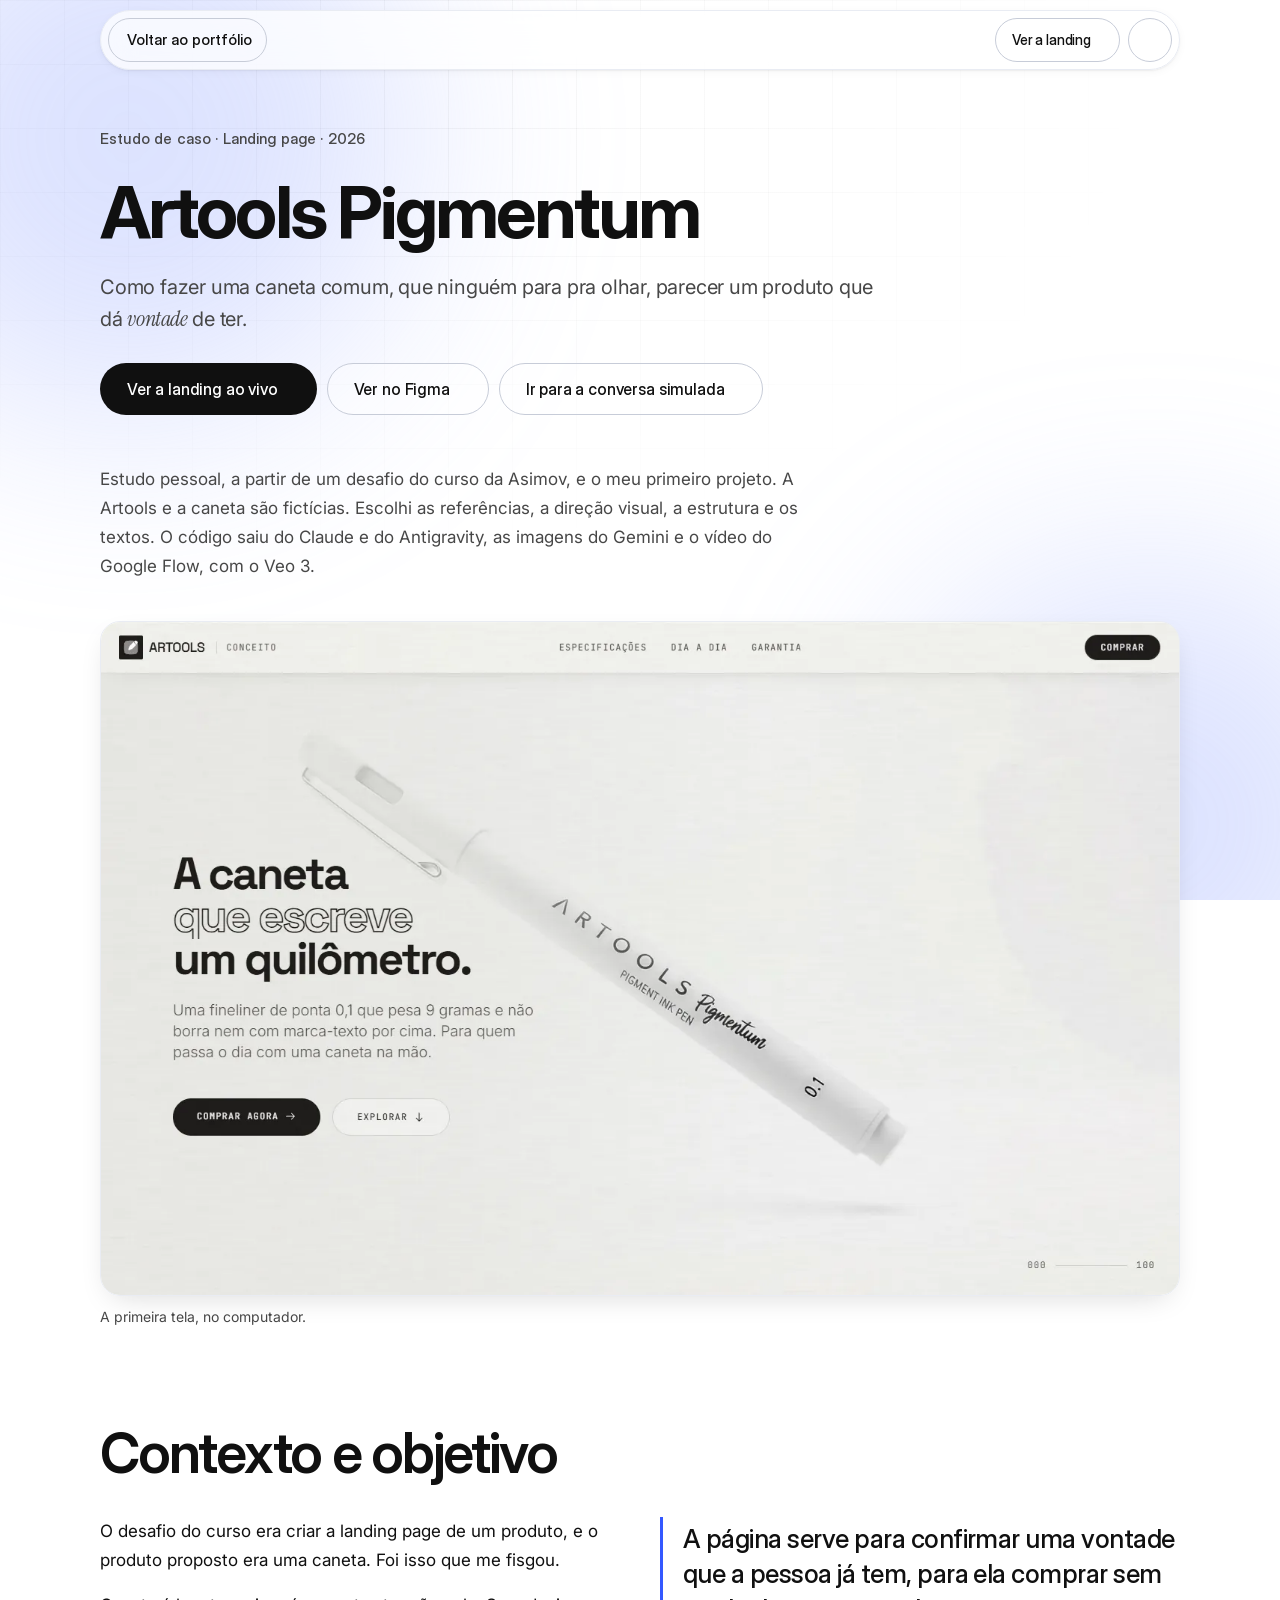
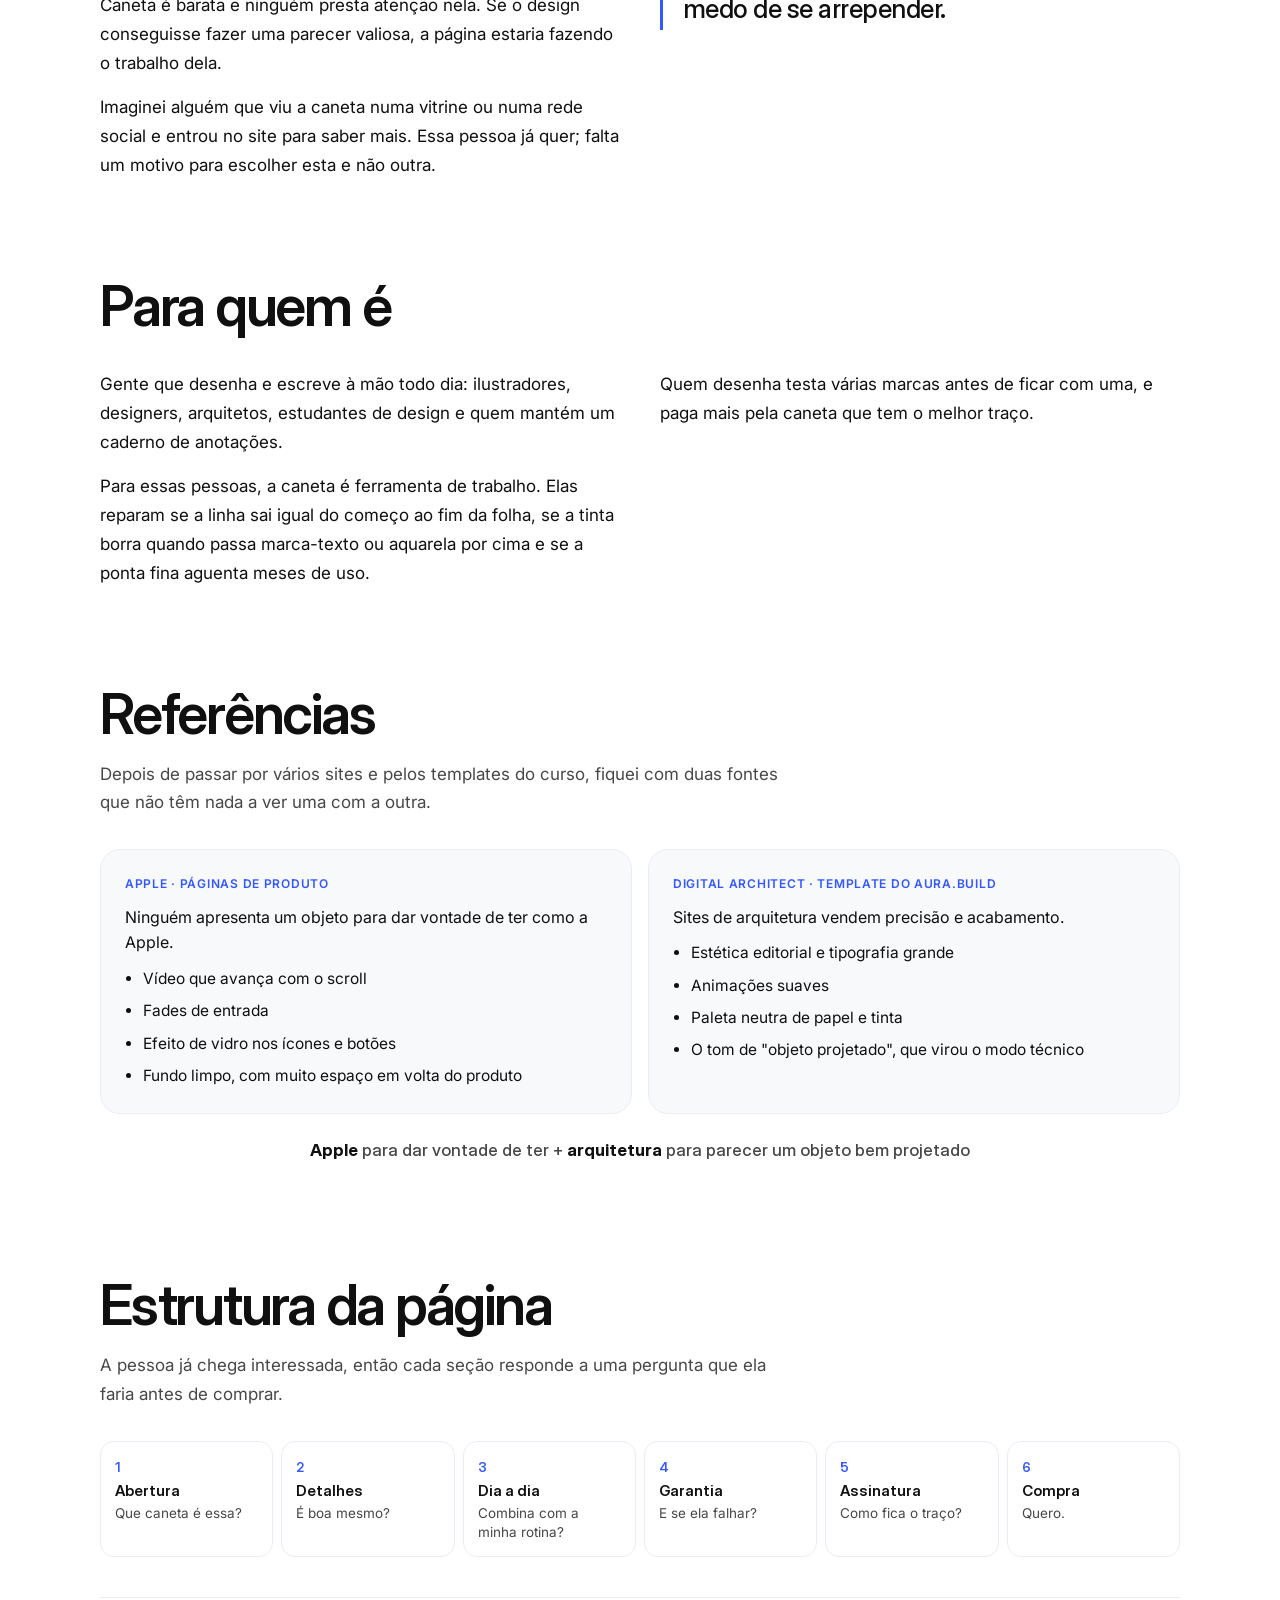
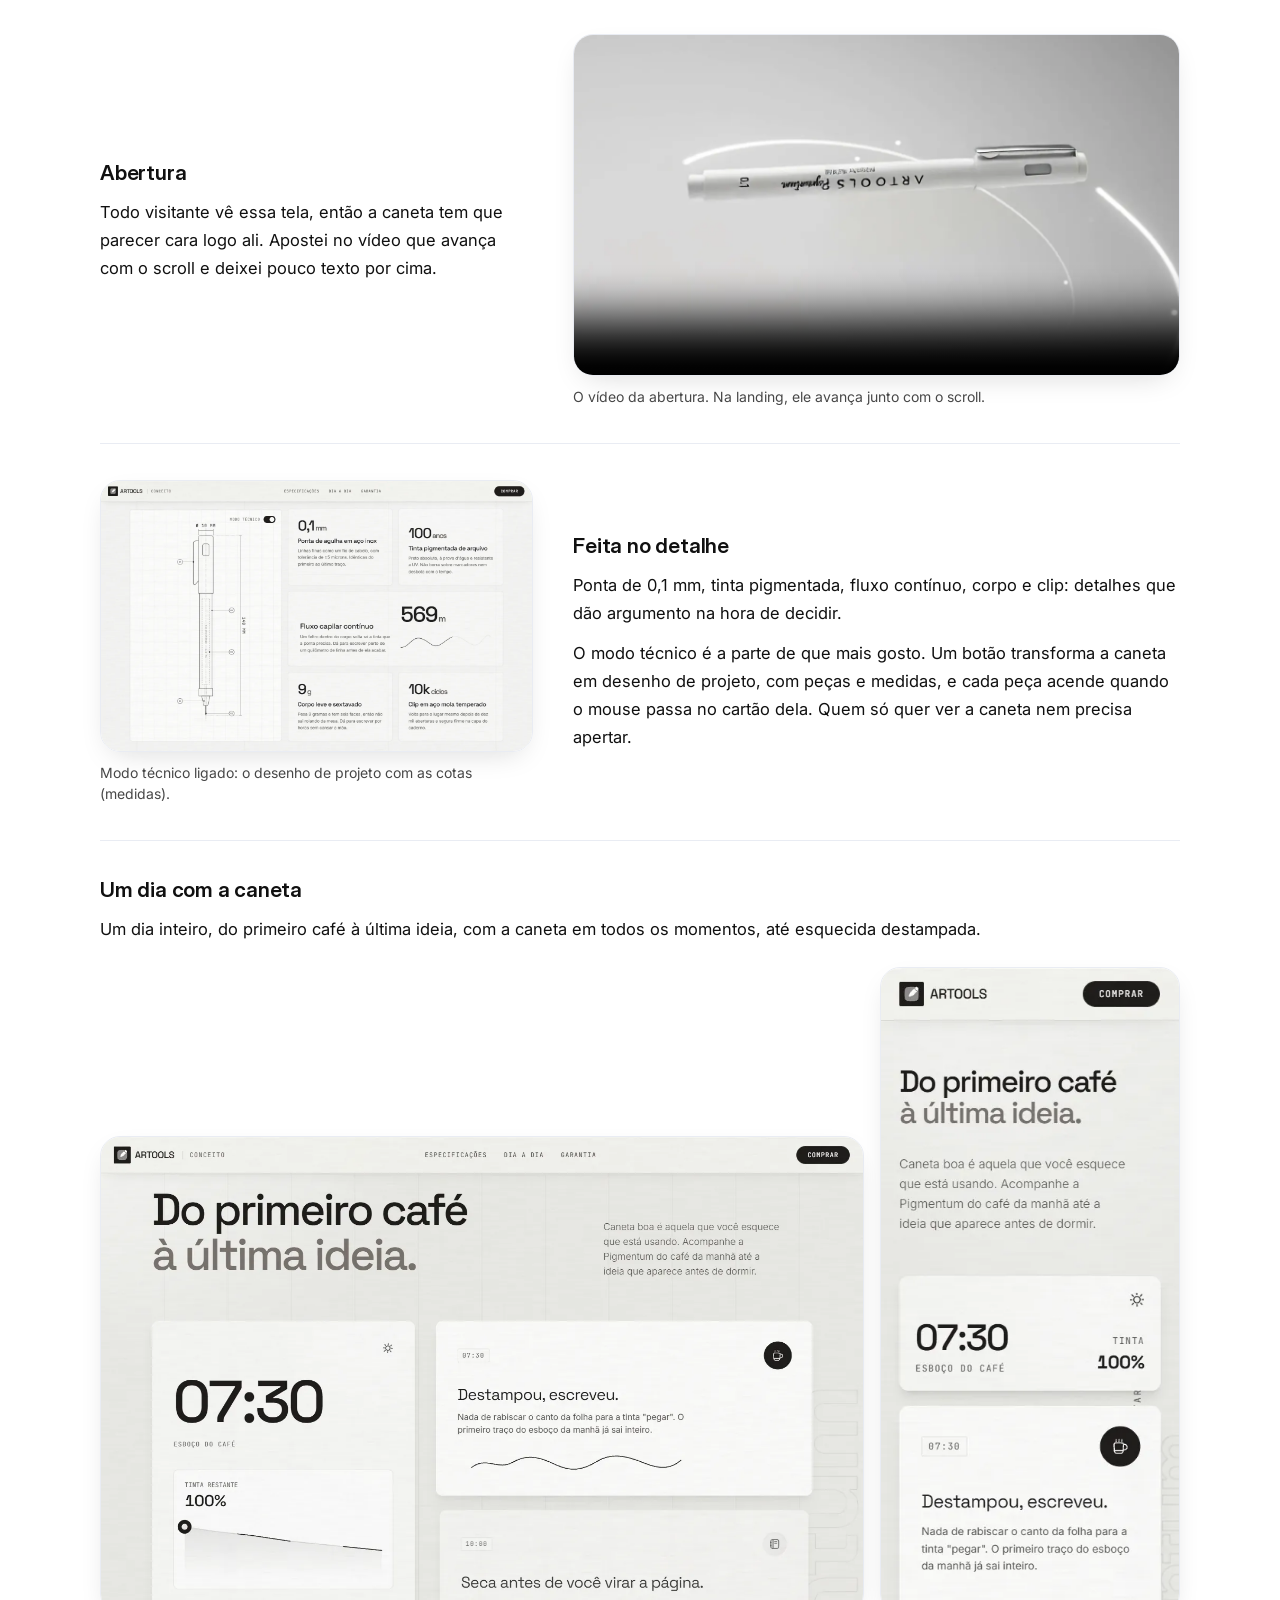
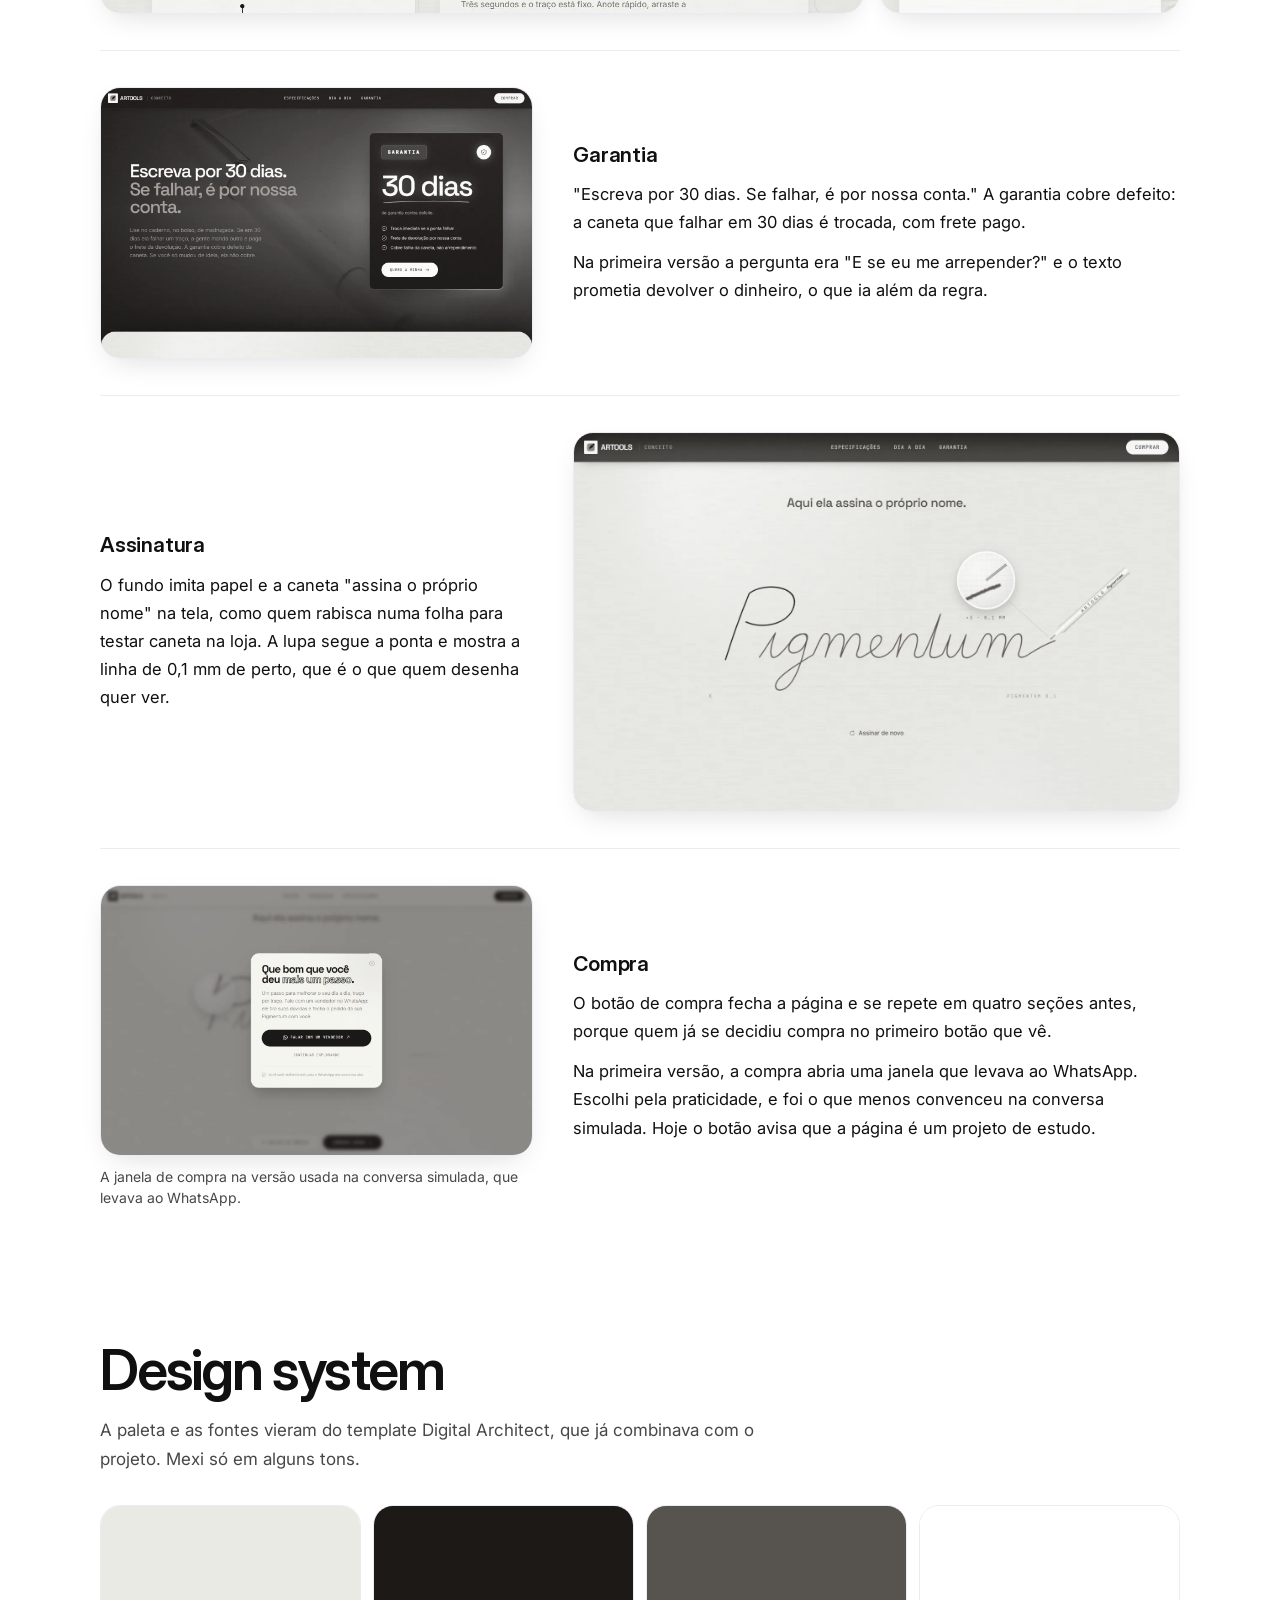
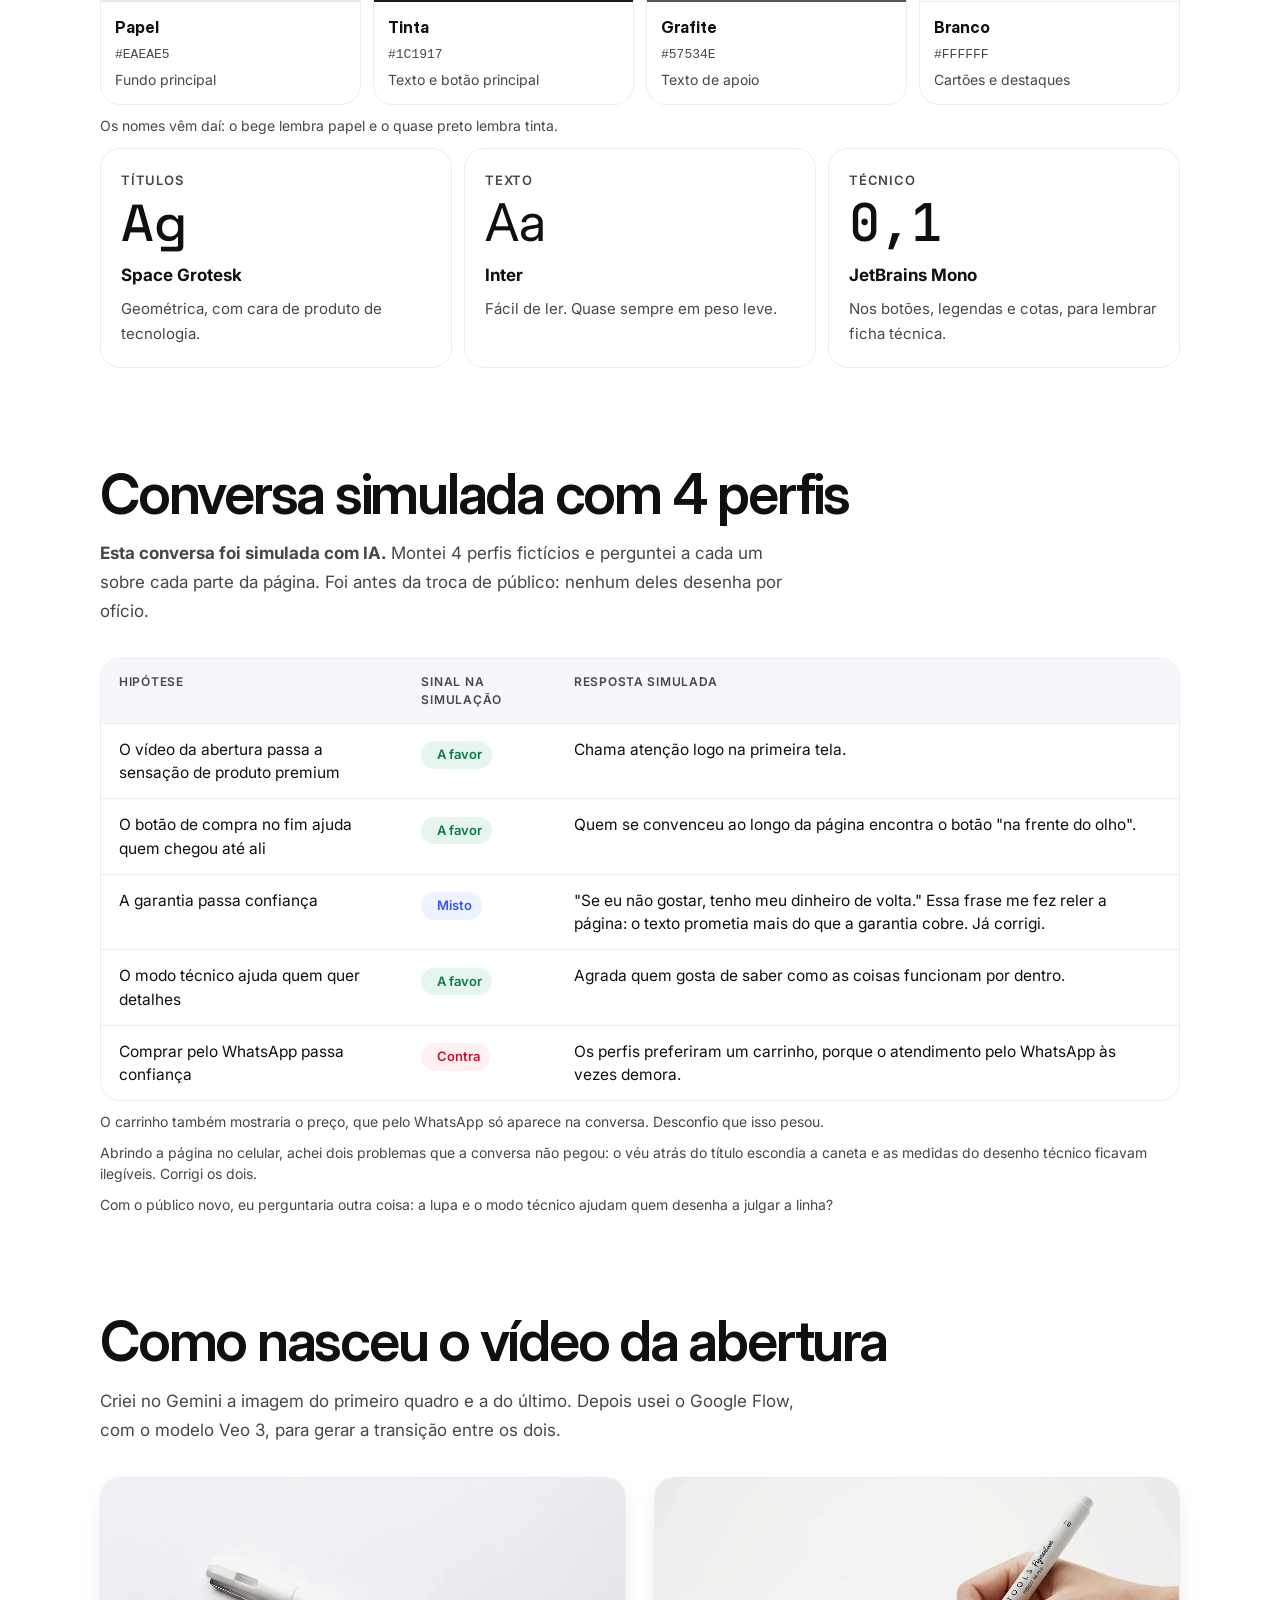
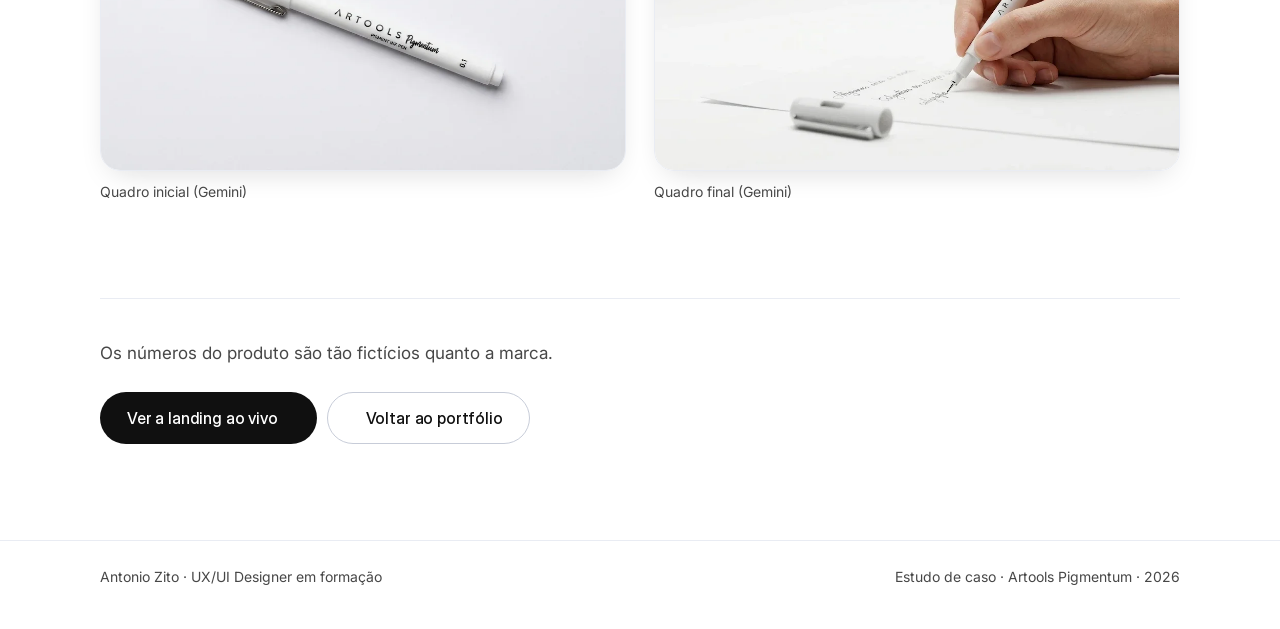
<file: estudo-de-caso-artools.html>
<!DOCTYPE html>
<html lang="pt-BR">
<head>
<meta charset="utf-8">
<meta name="viewport" content="width=device-width, initial-scale=1, viewport-fit=cover">
<title>Artools Pigmentum · Estudo de caso · Antonio Zito</title>
<meta name="description" content="Estudo de caso da landing page Artools Pigmentum: como fazer uma caneta comum parecer um produto premium. Público, referências, estrutura, design system, conversa simulada com 4 perfis e aprendizados.">
<meta name="author" content="Antonio Zito Menezes do Desterro Junior">
<meta name="theme-color" content="#FFFFFF" id="metaTheme">
<meta name="color-scheme" content="light dark">
<script>
/* mesmo tema do portfólio: salvo ou o do sistema */
(function(){var t;try{t=localStorage.getItem("theme")}catch(e){}
if(t!=="dark"&&t!=="light")t=matchMedia("(prefers-color-scheme: dark)").matches?"dark":"light";
document.documentElement.dataset.theme=t;document.getElementById("metaTheme").content=t==="dark"?"#0A0B0F":"#FFFFFF";})();
/* transição entre páginas: ao chegar, marca a página; ao sair, tira os nomes
   (na volta ao portfólio fica só o fade, sem a imagem tentar voltar para o card) */
addEventListener("pagereveal",function(e){if(e.viewTransition)document.documentElement.classList.add("vt-arrive");});
addEventListener("pageswap",function(e){if(!e.viewTransition)return;
document.querySelectorAll(".hero-media .shot,.intro h1").forEach(function(el){el.style.viewTransitionName="none";});});
addEventListener("pageshow",function(e){if(e.persisted)document.querySelectorAll(".hero-media .shot,.intro h1").forEach(function(el){el.style.viewTransitionName="";});});
</script>
<meta property="og:type" content="article">
<meta property="og:locale" content="pt_BR">
<meta property="og:title" content="Artools Pigmentum · Estudo de caso">
<meta property="og:description" content="Como fazer uma caneta comum parecer um produto premium.">
<meta property="og:image" content="https://portfoliozitomenezes.vercel.app/assets/projects/artools-case/og.jpg">
<meta property="og:url" content="https://portfoliozitomenezes.vercel.app/estudo-de-caso-artools.html">
<link rel="canonical" href="https://portfoliozitomenezes.vercel.app/estudo-de-caso-artools.html">
<!-- Tokens: fonte única (cores, tipo, espaço, raio, sombra, movimento) -->
<link rel="stylesheet" href="css/tokens.css">
<link rel="stylesheet" href="css/components.css">

<link rel="preload" href="assets/ds/fonts/inter-display-600.woff2" as="font" type="font/woff2" crossorigin>
<link rel="preconnect" href="https://fonts.googleapis.com">
<link rel="preconnect" href="https://fonts.gstatic.com" crossorigin>
<link href="https://fonts.googleapis.com/css2?family=Inter:wght@400;500;600;700&family=Instrument+Serif:ital@0;1&family=Space+Grotesk:wght@500&family=JetBrains+Mono:wght@500&display=swap" rel="stylesheet">
<script src="assets/ds/js/iconify-icon.min.js"></script>

<style>
@font-face{font-family:"Inter Display";src:url("assets/ds/fonts/inter-display-500.woff2") format("woff2");font-weight:500;font-display:swap}
@font-face{font-family:"Inter Display";src:url("assets/ds/fonts/inter-display-600.woff2") format("woff2");font-weight:600;font-display:swap}
@font-face{font-family:"Inter Display";src:url("assets/ds/fonts/inter-display-700.woff2") format("woff2");font-weight:700;font-display:swap}


*,*::before,*::after{box-sizing:border-box}
html{scroll-behavior:smooth;-webkit-text-size-adjust:100%}
body{margin:0;background:var(--background);color:var(--foreground);font-family:var(--font-body);font-size:17px;line-height:1.7;-webkit-font-smoothing:antialiased;overflow-x:hidden}
img,video{max-width:100%;display:block}
a{color:inherit}
::selection{background:var(--brand);color:var(--on-color)}
:focus-visible{outline:2px solid var(--brand);outline-offset:3px;border-radius:8px}
.serif{font-family:var(--font-serif);font-style:italic;font-weight:400;letter-spacing:-.02em}
.sr-only{position:absolute;width:1px;height:1px;overflow:hidden;clip:rect(0 0 0 0);white-space:nowrap}
.skip-link{position:fixed;left:16px;top:-60px;z-index:3000;background:var(--ink);color:var(--white);padding:10px 16px;border-radius:var(--r-pill);text-decoration:none;font-weight:500;transition:top .3s var(--ease-out)}
.skip-link:focus{top:16px}

/* Topo */
.topbar{position:sticky;top:0;z-index:100;background:color-mix(in srgb,var(--background) 82%,transparent);backdrop-filter:blur(14px);-webkit-backdrop-filter:blur(14px);border-bottom:1px solid var(--mist)}
.topbar-in{max-width:calc(var(--max) + 2*var(--gutter));margin:0 auto;padding:12px var(--gutter);display:flex;align-items:center;justify-content:space-between;gap:12px}
.back{display:inline-flex;align-items:center;gap:8px;text-decoration:none;font-family:var(--font-display);font-weight:500;font-size:15px;padding:8px 14px 8px 10px;border-radius:var(--r-pill);border:1px solid var(--steel);transition:border-color .3s,background .3s}
.back:hover{border-color:var(--ink);background:var(--snow)}
.back{white-space:nowrap}.back .short{display:none}
@media (max-width:480px){.back .full{display:none}.back .short{display:inline}}
.top-right{display:flex;align-items:center;gap:8px}
/* Botões: .theme-btn e .btn-icon vêm de css/components.css (ajustes de contexto mais abaixo) */

/* Layout */
.wrap{width:100%;max-width:calc(var(--max) + 2*var(--gutter));margin:0 auto;padding:0 var(--gutter)}
main{display:flex;flex-direction:column;gap:96px;padding:56px 0 96px}
@media (max-width:640px){main{gap:72px;padding-top:36px}}
section{scroll-margin-top:90px}
.eyebrow{display:inline-flex;align-items:center;gap:8px;font-size:12.5px;line-height:1;font-weight:600;letter-spacing:.06em;text-transform:uppercase;color:var(--accent)}
h1,h2,h3{font-family:var(--font-display);margin:0;text-wrap:balance}
h1{font-weight:700;font-size:var(--fs-h1);line-height:1.05;letter-spacing:-.04em}
h2{font-weight:600;font-size:var(--fs-h2);line-height:1.1;letter-spacing:-.04em}
h3{font-weight:500;font-size:var(--fs-h5);line-height:1.2;letter-spacing:-.02em}
p{margin:0}
.lead{font-size:var(--fs-body-lg);color:var(--graphite);max-width:60ch;line-height:1.6;letter-spacing:-.01em}
.muted{color:var(--graphite)}
.prose{display:flex;flex-direction:column;gap:16px;max-width:68ch}
.sec-head{display:flex;flex-direction:column;gap:14px;margin-bottom:32px}
.sec-head .num{font-family:var(--font-display);font-weight:500;color:var(--graphite);font-size:15px;letter-spacing:.02em}
.sec-head p{max-width:64ch;color:var(--graphite)}

/* Abertura */
.intro{display:flex;flex-direction:column;gap:22px}
.intro-actions{display:flex;flex-wrap:wrap;gap:10px;margin-top:6px}
.facts{display:grid;grid-template-columns:repeat(4,minmax(0,1fr));gap:0;border:1px solid var(--mist);border-radius:var(--r-md);margin-top:18px;overflow:hidden}
.facts div{padding:18px 20px;border-left:1px solid var(--mist);display:flex;flex-direction:column;gap:6px;min-width:0}
.facts div:first-child{border-left:0}
.facts dt{font-size:12px;font-weight:600;letter-spacing:.06em;text-transform:uppercase;color:var(--graphite)}
.facts dd{margin:0;font-size:15px;line-height:1.45}
@media (max-width:820px){.facts{grid-template-columns:repeat(2,minmax(0,1fr))}.facts div:nth-child(3){border-left:0}.facts div:nth-child(n+3){border-top:1px solid var(--mist)}}
@media (max-width:420px){.facts{grid-template-columns:minmax(0,1fr)}.facts div{border-left:0}.facts div+div{border-top:1px solid var(--mist)}}

/* Mídia */
.shot{margin:0;border-radius:var(--r-md);overflow:hidden;border:1px solid var(--mist);background:var(--snow);box-shadow:var(--sh-md)}
.shot img,.shot video{width:100%;height:auto}
figcaption,.cap{font-size:14px;color:var(--graphite);line-height:1.5;margin-top:10px}
figure{margin:0}
.hero-media{margin-top:40px}

/* Resumo */
.tldr{display:grid;grid-template-columns:repeat(3,minmax(0,1fr));gap:16px}
@media (max-width:820px){.tldr{grid-template-columns:minmax(0,1fr)}}
.card{background:var(--snow);border:1px solid var(--mist);border-radius:var(--r-md);padding:24px;display:flex;flex-direction:column;gap:10px;min-width:0}
.card .k{font-size:12px;font-weight:600;letter-spacing:.06em;text-transform:uppercase;color:var(--accent)}
.card p{font-size:16px;line-height:1.6}
.big{font-family:var(--font-display);font-weight:600;font-size:44px;letter-spacing:-.04em;line-height:1}
.big small{font-size:18px;font-weight:500;letter-spacing:-.01em;color:var(--graphite);margin-left:6px}

/* Duas colunas */
.split{display:grid;grid-template-columns:minmax(0,1fr) minmax(0,1fr);gap:40px;align-items:start}
@media (max-width:820px){.split{grid-template-columns:minmax(0,1fr);gap:24px}}
.quote{border-left:3px solid var(--brand);padding:4px 0 4px 20px;font-family:var(--font-display);font-weight:500;font-size:clamp(20px,2.6vw,26px);line-height:1.35;letter-spacing:-.02em}
.note{background:var(--brand-tint);border-radius:var(--r-sm);padding:16px 18px;font-size:15.5px;line-height:1.6}
.note b{color:var(--accent)}

/* Referências */
.refs{display:grid;grid-template-columns:repeat(2,minmax(0,1fr));gap:16px}
@media (max-width:820px){.refs{grid-template-columns:minmax(0,1fr)}}
.refs ul{margin:0;padding-left:18px;display:flex;flex-direction:column;gap:6px;font-size:15.5px}
.plus{display:flex;align-items:center;justify-content:center;gap:14px;margin:22px 0 14px;font-family:var(--font-display);font-weight:500;color:var(--graphite);flex-wrap:wrap;text-align:center}
.plus b{color:var(--ink)}
.steps{list-style:none;margin:24px 0 0;padding:0;display:grid;grid-template-columns:repeat(4,minmax(0,1fr));gap:12px;counter-reset:s}
@media (max-width:820px){.steps{grid-template-columns:minmax(0,1fr)}}
.steps li{counter-increment:s;border:1px solid var(--mist);border-radius:var(--r-md);padding:18px;font-size:15px;line-height:1.55;display:flex;flex-direction:column;gap:8px}
.steps li::before{content:counter(s);width:30px;height:30px;border-radius:50%;display:grid;place-items:center;background:var(--ink);color:var(--white);font-family:var(--font-display);font-weight:600;font-size:14px}
.steps .who{font-size:12px;font-weight:600;letter-spacing:.06em;text-transform:uppercase;color:var(--graphite)}

/* Estrutura */
.flow{list-style:none;margin:0 0 40px;padding:0;display:grid;grid-template-columns:repeat(6,minmax(0,1fr));gap:8px}
@media (max-width:900px){.flow{grid-template-columns:repeat(2,minmax(0,1fr))}}
.flow li{border:1px solid var(--mist);border-radius:14px;padding:14px;display:flex;flex-direction:column;gap:4px;min-width:0}
.flow .n{font-family:var(--font-display);font-weight:600;font-size:13px;color:var(--accent)}
.flow .t{font-family:var(--font-display);font-weight:600;font-size:15px;line-height:1.25}
.flow .q{font-size:13.5px;color:var(--graphite);line-height:1.4}
.part{display:grid;grid-template-columns:minmax(0,5fr) minmax(0,7fr);gap:40px;align-items:center;padding:36px 0;border-top:1px solid var(--mist)}
.part.alt .part-text{order:2}
@media (max-width:820px){.part{grid-template-columns:minmax(0,1fr);gap:20px}.part.alt .part-text{order:0}}
.part-text{display:flex;flex-direction:column;gap:12px}
.part-text .q{font-family:var(--font-serif);font-style:italic;font-size:22px;color:var(--accent);line-height:1.3}
.part-text p{font-size:16.5px}
.tag{display:inline-flex;align-self:flex-start;align-items:center;gap:6px;font-size:12.5px;font-weight:600;padding:5px 10px;border-radius:var(--r-pill);background:var(--snow);border:1px solid var(--mist);color:var(--graphite)}
.part-title{font-family:var(--font-display);font-size:21px;font-weight:600;line-height:1.25;letter-spacing:-.01em;color:var(--ink);margin:0}
.kicker{font-family:var(--font-display);font-size:15px;font-weight:500;letter-spacing:.01em;color:var(--graphite);margin:0}
.pair{display:grid;grid-template-columns:minmax(0,3fr) minmax(0,1fr);gap:16px;align-items:end}
@media (max-width:560px){.pair{grid-template-columns:minmax(0,1fr)}}

/* Design system */
.swatches{display:grid;grid-template-columns:repeat(4,minmax(0,1fr));gap:12px}
@media (max-width:720px){.swatches{grid-template-columns:repeat(2,minmax(0,1fr))}}
.sw{border:1px solid var(--mist);border-radius:var(--r-md);overflow:hidden}
.sw i{display:block;height:96px}
.sw div{padding:12px 14px;display:flex;flex-direction:column;gap:2px;font-size:14px}
.sw b{font-family:var(--font-display);font-size:16px}
.sw code{font-size:13px;color:var(--graphite)}
.fonts{display:grid;grid-template-columns:repeat(3,minmax(0,1fr));gap:12px;margin-top:12px}
@media (max-width:720px){.fonts{grid-template-columns:minmax(0,1fr)}}
.font{border:1px solid var(--mist);border-radius:var(--r-md);padding:20px;display:flex;flex-direction:column;gap:6px}
.font .aa{font-size:52px;line-height:1;margin-bottom:6px;color:var(--ink)}
.font span{font-size:13px;font-weight:600;letter-spacing:.06em;text-transform:uppercase;color:var(--graphite)}
.font p{font-size:15px;color:var(--graphite)}

/* Tabelas */
.table-wrap{border:1px solid var(--mist);border-radius:var(--r-md);overflow-x:auto}
table{width:100%;border-collapse:collapse;font-size:15.5px;line-height:1.5}
th,td{text-align:left;padding:14px 18px;border-top:1px solid var(--mist);vertical-align:top}
thead th{border-top:0;font-size:12px;font-weight:600;letter-spacing:.06em;text-transform:uppercase;color:var(--graphite);background:var(--snow)}
td.before{color:var(--graphite);text-decoration:line-through;text-decoration-color:color-mix(in srgb,var(--no) 60%,transparent)}
.res{display:inline-flex;align-items:center;gap:6px;font-size:13px;font-weight:600;padding:4px 10px;border-radius:var(--r-pill);white-space:nowrap}
.res.ok{background:var(--ok-soft);color:var(--ok)}
.res.no{background:var(--no-soft);color:var(--no)}
.res.mid{background:var(--brand-tint);color:var(--accent)}
@media (max-width:640px){
  .stack thead{display:none}
  .stack tr{display:block;padding:14px 16px;border-top:1px solid var(--mist)}
  .stack tr:first-child{border-top:0}
  .stack td{display:block;border:0;padding:4px 0}
}

/* Vídeo */
.frames{display:grid;grid-template-columns:minmax(0,1fr) auto minmax(0,1fr);gap:14px;align-items:center}
.frames .arrow{font-size:22px;color:var(--graphite)}
@media (max-width:640px){.frames{grid-template-columns:minmax(0,1fr)}.frames .arrow{justify-self:center;transform:rotate(90deg)}}

/* Aprendizados */
.learn{display:grid;grid-template-columns:repeat(2,minmax(0,1fr));gap:16px;margin-top:28px}
@media (max-width:720px){.learn{grid-template-columns:minmax(0,1fr)}}
.learn .card iconify-icon{font-size:24px;color:var(--accent)}
.next{list-style:none;margin:16px 0 0;padding:0;display:flex;flex-direction:column;gap:10px}
.next li{display:flex;gap:12px;align-items:flex-start;font-size:16px}
.next iconify-icon{flex:none;margin-top:4px;color:var(--accent)}

/* Fim */
.end{border-top:1px solid var(--mist);padding-top:40px;display:flex;flex-direction:column;gap:18px;align-items:flex-start}
.end p{max-width:64ch}
footer{border-top:1px solid var(--mist);padding:24px 0 40px;font-size:14px;color:var(--graphite)}
footer .wrap{display:flex;flex-wrap:wrap;justify-content:space-between;gap:10px}

/* Entrada suave */
.rv{opacity:0;transform:translateY(18px);transition:opacity .9s var(--ease-out),transform .9s var(--ease-out)}
.rv.in{opacity:1;transform:none}
@media (prefers-reduced-motion:reduce){html{scroll-behavior:auto}.rv{opacity:1;transform:none;transition:none}}

/* Transição entre páginas (portfólio <-> estudo de caso). Mesmo bloco no index.html.
   A imagem e o título do card no portfólio "viajam" até estes dois elementos. */
.hero-media .shot{view-transition-name:case-media}
.intro h1{view-transition-name:case-title}
/* chegando por transição: título e imagem já visíveis (a transição faz a entrada) */
.vt-arrive .intro.rv,.vt-arrive .hero-media.rv{opacity:1;transform:none;transition:none}
@media (prefers-reduced-motion:no-preference){@view-transition{navigation:auto}}
::view-transition-group(*){animation-duration:.7s;animation-timing-function:cubic-bezier(.2,.8,.2,1)}
::view-transition-old(root){animation:vt-out .35s cubic-bezier(.4,0,1,1) both}
::view-transition-new(root){animation:vt-in .6s cubic-bezier(.2,.8,.2,1) .12s both}
@keyframes vt-out{to{opacity:0;transform:scale(.985)}}
@keyframes vt-in{from{opacity:0;transform:translateY(24px)}}
::view-transition-old(case-media),::view-transition-new(case-media){width:100%;height:100%;object-fit:cover;overflow:clip}
::view-transition-image-pair(case-media){border-radius:20px;overflow:clip}
::view-transition-old(case-title),::view-transition-new(case-title){width:auto;height:100%}

/* =========================================================
   FAMÍLIA VISUAL DA HOME (mesmos elementos do index.html):
   fundo com grade e brilho, cabeçalho em pílula de vidro,
   pílulas de seção, cartões de vidro e o acento azul.
========================================================= */
.page-bg{position:fixed;inset:0;z-index:-1;pointer-events:none;overflow:hidden}
.page-bg .grid{position:absolute;inset:0;background-image:linear-gradient(to right,rgba(var(--fg-rgb),.045) 1px,transparent 1px),linear-gradient(to bottom,rgba(var(--fg-rgb),.045) 1px,transparent 1px);background-size:64px 64px;-webkit-mask-image:radial-gradient(ellipse 80% 70% at 30% 10%,#000 10%,transparent 75%);mask-image:radial-gradient(ellipse 80% 70% at 30% 10%,#000 10%,transparent 75%);animation:grid-pan 40s linear infinite}
.page-bg .blob{position:absolute;border-radius:50%;filter:blur(110px);opacity:var(--bg-blob);background:var(--blob)}
.page-bg .blob.a{width:44vw;height:44vw;max-width:680px;max-height:680px;top:-16%;left:-12%;animation:drift-a 24s var(--ease-inout) infinite alternate}
.page-bg .blob.b{width:40vw;height:40vw;max-width:620px;max-height:620px;bottom:-20%;right:-10%;animation:drift-b 28s var(--ease-inout) infinite alternate}
@keyframes grid-pan{to{background-position:64px 64px}}
@keyframes drift-a{to{transform:translate(8vw,6vh) scale(1.08)}}
@keyframes drift-b{to{transform:translate(-6vw,-8vh) scale(1.05)}}
@keyframes beam{from{background-position:200% 0}to{background-position:-200% 0}}

/* Cabeçalho: pílula de vidro flutuante, como a barra da home */
.topbar{position:sticky;top:0;z-index:100;padding:10px var(--gutter) 0;background:none;border:0;backdrop-filter:none;-webkit-backdrop-filter:none}
.topbar-in{max-width:var(--max);padding:7px;border-radius:var(--r-pill);background:rgba(var(--surface-rgb),.75);backdrop-filter:blur(16px) saturate(1.3);-webkit-backdrop-filter:blur(16px) saturate(1.3);border:1px solid var(--mist);box-shadow:var(--sh-sm)}
.btn-icon{width:44px;height:44px;color:var(--ink)}
.topbar .theme-btn{height:44px!important}
@media (max-width:380px){.topbar .top-right .theme-btn{display:none}}

/* Pílulas: o selo do topo e o número de cada seção seguem o .subtitle da home */
.eyebrow,.sec-head .num{position:relative;overflow:hidden;align-self:flex-start;display:inline-flex;align-items:center;gap:10px;font-family:var(--font-display);font-size:13px;font-weight:500;line-height:1;letter-spacing:.06em;text-transform:uppercase;color:var(--graphite);border:1px solid var(--steel);padding:9px 18px 9px 14px;border-radius:var(--r-pill);background:rgba(var(--surface-rgb),.55);backdrop-filter:blur(6px);-webkit-backdrop-filter:blur(6px)}
.eyebrow iconify-icon{font-size:16px;color:var(--accent)}
.sec-head .num::before{content:"";width:7px;height:7px;border-radius:50%;background:var(--accent)}
.eyebrow::after,.sec-head .num::after{content:"";position:absolute;inset:-1px;border-radius:inherit;padding:1px;background:var(--g-beam);background-size:200% 100%;-webkit-mask:linear-gradient(#000 0 0) content-box,linear-gradient(#000 0 0);-webkit-mask-composite:xor;mask-composite:exclude;animation:beam 4s linear infinite;pointer-events:none}

/* Cartões e blocos de vidro sobre o fundo */
.card{background:rgba(var(--card-rgb),.72);backdrop-filter:blur(12px);-webkit-backdrop-filter:blur(12px)}
.facts,.table-wrap,.open li,.steps li,.flow li,.font,.sw{background:rgba(var(--surface-rgb),.6)}
.theme-btn--outline{background:rgba(var(--surface-rgb),.4)}
.lead .serif{font-size:1.1em;line-height:1}

/* Imagens */
.shot:not(.stage){background:transparent}
.plus{display:block}
.stage{padding:40px 24px 0;gap:24px}
.stage .phone{width:min(300px,30%);aspect-ratio:9/14;object-fit:cover;object-position:50% 0}
.stage .phone:nth-child(2){width:min(340px,34%)}
.stage .phone.from-bottom{object-position:50% 100%}
@media (max-width:560px){.stage{padding:20px 10px 0;gap:8px}}
.fig-natural{max-width:640px;margin-inline:auto}
.part.stacked{grid-template-columns:minmax(0,1fr);gap:24px}
.part.stacked .phones{grid-template-columns:repeat(2,minmax(0,300px));justify-content:center}
.part.stacked .pair{grid-template-columns:minmax(0,1fr) minmax(0,300px);align-items:end}
@media (max-width:560px){.part.stacked .pair{grid-template-columns:minmax(0,1fr)}}

/* Resumo em 30 segundos e conta do mês */
.tldr-title{font-size:clamp(20px,2.4vw,24px);letter-spacing:-.02em;margin-bottom:16px}
.tldr.four{grid-template-columns:repeat(2,minmax(0,1fr))}
@media (max-width:820px){.tldr.four{grid-template-columns:minmax(0,1fr)}}
.price.month tr.sum td{font-weight:600;border-top:2px solid var(--steel)}
@media (prefers-reduced-motion:reduce){.page-bg .grid,.page-bg .blob,.eyebrow::after,.sec-head .num::after{animation:none}}
</style>
</head>
<body>
<div class="page-bg" aria-hidden="true"><div class="grid"></div><div class="blob a"></div><div class="blob b"></div></div>
<a class="skip-link" href="#conteudo">Pular para o conteúdo</a>

<header class="topbar">
  <div class="topbar-in">
    <a class="back" href="index.html#projeto-artools"><iconify-icon icon="lucide:arrow-left"></iconify-icon><span class="full">Voltar ao portfólio</span><span class="short">Portfólio</span></a>
    <div class="top-right">
      <a class="theme-btn theme-btn--outline top-landing" href="artools/index.html" target="_blank" rel="noopener" style="height:42px;padding:0 16px;font-size:14px">Ver a landing<iconify-icon icon="lucide:arrow-up-right"></iconify-icon><span class="sr-only">(abre em nova aba)</span></a>
      <button class="btn-icon" id="themeToggle" type="button" aria-label="Alternar tema claro e escuro"><iconify-icon icon="lucide:moon"></iconify-icon></button>
    </div>
  </div>
</header>

<main id="conteudo">

  <!-- ABERTURA -->
  <section class="wrap">
    <div class="intro rv">
      <p class="kicker">Estudo de caso · Landing page · 2026</p>
      <h1>Artools Pigmentum</h1>
      <p class="lead">Como fazer uma caneta comum, que ninguém para pra olhar, parecer um produto que dá <span class="serif">vontade</span> de ter.</p>
      <div class="intro-actions">
        <a class="theme-btn theme-btn--primary" href="artools/index.html" target="_blank" rel="noopener">Ver a landing ao vivo<iconify-icon icon="lucide:arrow-up-right"></iconify-icon></a>
        <a class="theme-btn theme-btn--outline" href="https://www.figma.com/design/AJAIQgCQfMty0yV0la4cAx" target="_blank" rel="noopener">Ver no Figma<iconify-icon icon="lucide:figma"></iconify-icon><span class="sr-only">(abre em nova aba)</span></a>
        <a class="theme-btn theme-btn--outline" href="#teste">Ir para a conversa simulada<iconify-icon icon="lucide:arrow-down"></iconify-icon></a>
      </div>
      <p class="muted" style="max-width:66ch;margin-top:28px">Estudo pessoal, a partir de um desafio do curso da Asimov, e o meu primeiro projeto. A Artools e a caneta são fictícias. Escolhi as referências, a direção visual, a estrutura e os textos. O código saiu do Claude e do Antigravity, as imagens do Gemini e o vídeo do Google Flow, com o Veo 3.</p>
    </div>
    <figure class="hero-media rv">
      <div class="shot"><img src="assets/projects/artools-case/hero.webp" width="1440" height="900" alt="Primeira tela da landing: o título 'A caneta que escreve um quilômetro.' ao lado da caneta branca Artools Pigmentum, com os botões Comprar agora e Explorar." fetchpriority="high"></div>
      <figcaption>A primeira tela, no computador.</figcaption>
    </figure>
  </section>

  <!-- 01 CONTEXTO -->
  <section class="wrap" id="contexto">
    <div class="sec-head rv"><h2>Contexto e objetivo</h2></div>
    <div class="split">
      <div class="prose rv">
        <p>O desafio do curso era criar a landing page de um produto, e o produto proposto era uma caneta. Foi isso que me fisgou.</p>
        <p>Caneta é barata e ninguém presta atenção nela. Se o design conseguisse fazer uma parecer valiosa, a página estaria fazendo o trabalho dela.</p>
        <p>Imaginei alguém que viu a caneta numa vitrine ou numa rede social e entrou no site para saber mais. Essa pessoa já quer; falta um motivo para escolher esta e não outra.</p>
      </div>
      <div class="prose rv">
        <p class="quote">A página serve para confirmar uma vontade que a pessoa já tem, para ela comprar sem medo de se arrepender.</p>
      </div>
    </div>
  </section>

  <!-- 02 PÚBLICO -->
  <section class="wrap" id="publico">
    <div class="sec-head rv"><h2>Para quem é</h2></div>
    <div class="split">
      <div class="prose rv">
        <p>Gente que desenha e escreve à mão todo dia: ilustradores, designers, arquitetos, estudantes de design e quem mantém um caderno de anotações.</p>
        <p>Para essas pessoas, a caneta é ferramenta de trabalho. Elas reparam se a linha sai igual do começo ao fim da folha, se a tinta borra quando passa marca-texto ou aquarela por cima e se a ponta fina aguenta meses de uso.</p>
      </div>
      <div class="prose rv">
        <p>Quem desenha testa várias marcas antes de ficar com uma, e paga mais pela caneta que tem o melhor traço.</p>
      </div>
    </div>
  </section>

  <!-- 03 REFERÊNCIAS -->
  <section class="wrap" id="referencias">
    <div class="sec-head rv"><h2>Referências</h2><p>Depois de passar por vários sites e pelos templates do curso, fiquei com duas fontes que não têm nada a ver uma com a outra.</p></div>
    <div class="refs">
      <div class="card rv">
        <span class="k">Apple · páginas de produto</span>
        <p>Ninguém apresenta um objeto para dar vontade de ter como a Apple.</p>
        <ul>
          <li>Vídeo que avança com o scroll</li>
          <li>Fades de entrada</li>
          <li>Efeito de vidro nos ícones e botões</li>
          <li>Fundo limpo, com muito espaço em volta do produto</li>
        </ul>
      </div>
      <div class="card rv">
        <span class="k">Digital Architect · template do Aura.build</span>
        <p>Sites de arquitetura vendem precisão e acabamento.</p>
        <ul>
          <li>Estética editorial e tipografia grande</li>
          <li>Animações suaves</li>
          <li>Paleta neutra de papel e tinta</li>
          <li>O tom de "objeto projetado", que virou o modo técnico</li>
        </ul>
      </div>
    </div>
    <p class="plus rv"><b>Apple</b> para dar vontade de ter <span aria-hidden="true">+</span> <b>arquitetura</b> para parecer um objeto bem projetado</p>

  </section>

  <!-- 04 ESTRUTURA -->
  <section class="wrap" id="estrutura">
    <div class="sec-head rv"><h2>Estrutura da página</h2><p>A pessoa já chega interessada, então cada seção responde a uma pergunta que ela faria antes de comprar.</p></div>

    <ol class="flow rv">
      <li><span class="n">1</span><span class="t">Abertura</span><span class="q">Que caneta é essa?</span></li>
      <li><span class="n">2</span><span class="t">Detalhes</span><span class="q">É boa mesmo?</span></li>
      <li><span class="n">3</span><span class="t">Dia a dia</span><span class="q">Combina com a minha rotina?</span></li>
      <li><span class="n">4</span><span class="t">Garantia</span><span class="q">E se ela falhar?</span></li>
      <li><span class="n">5</span><span class="t">Assinatura</span><span class="q">Como fica o traço?</span></li>
      <li><span class="n">6</span><span class="t">Compra</span><span class="q">Quero.</span></li>
    </ol>

    <div class="part">
      <div class="part-text rv">
        <h3 class="part-title">Abertura</h3>
        <p>Todo visitante vê essa tela, então a caneta tem que parecer cara logo ali. Apostei no vídeo que avança com o scroll e deixei pouco texto por cima.</p>
      </div>
      <figure class="rv"><div class="shot"><video src="artools/video.mp4" poster="assets/projects/artools-poster.webp" muted loop playsinline preload="metadata" controls aria-label="Vídeo da abertura: a caneta Artools Pigmentum girando sobre fundo claro"></video></div><figcaption>O vídeo da abertura. Na landing, ele avança junto com o scroll.</figcaption></figure>
    </div>

    <div class="part alt">
      <div class="part-text rv">
        <h3 class="part-title">Feita no detalhe</h3>
        <p>Ponta de 0,1 mm, tinta pigmentada, fluxo contínuo, corpo e clip: detalhes que dão argumento na hora de decidir.</p>
        <p>O modo técnico é a parte de que mais gosto. Um botão transforma a caneta em desenho de projeto, com peças e medidas, e cada peça acende quando o mouse passa no cartão dela. Quem só quer ver a caneta nem precisa apertar.</p>
      </div>
      <figure class="rv"><div class="shot"><img src="assets/projects/artools-case/modo-tecnico.webp" width="1440" height="900" loading="lazy" alt="Seção Feita no detalhe com o modo técnico ligado: a caneta aparece como desenho em linhas com as medidas 140 mm e Ø 10 mm, ao lado de cartões com ponta de 0,1 mm, tinta de 100 anos, fluxo contínuo, 9 gramas e clip de 10 mil ciclos."></div><figcaption>Modo técnico ligado: o desenho de projeto com as cotas (medidas).</figcaption></figure>
    </div>

    <div class="part stacked">
      <div class="part-text rv">
        <h3 class="part-title">Um dia com a caneta</h3>
        <p>Um dia inteiro, do primeiro café à última ideia, com a caneta em todos os momentos, até esquecida destampada.</p>
      </div>
      <div class="pair rv">
        <figure><div class="shot"><img src="assets/projects/artools-case/dia.webp" width="1440" height="900" loading="lazy" alt="Seção 'Do primeiro café à última ideia', com um relógio marcando 07:30 e o cartão 'Destampou, escreveu.'"></div></figure>
        <figure><div class="shot"><img src="assets/projects/artools-case/mobile-dia.webp" width="390" height="844" loading="lazy" alt="A mesma seção no celular, com o relógio no topo e os cartões empilhados."></div></figure>
      </div>
    </div>

    <div class="part alt">
      <div class="part-text rv">
        <h3 class="part-title">Garantia</h3>
        <p>"Escreva por 30 dias. Se falhar, é por nossa conta." A garantia cobre defeito: a caneta que falhar em 30 dias é trocada, com frete pago.</p>
        <p>Na primeira versão a pergunta era "E se eu me arrepender?" e o texto prometia devolver o dinheiro, o que ia além da regra.</p>
      </div>
      <figure class="rv"><div class="shot"><img src="assets/projects/artools-case/garantia.webp" width="1440" height="900" loading="lazy" alt="Seção escura da garantia: 'Escreva por 30 dias. Se falhar, é por nossa conta.' e um cartão com 30 dias de garantia contra defeito, troca imediata, frete de devolução e a linha que diz que a garantia cobre falha da caneta, não arrependimento."></div></figure>
    </div>

    <div class="part">
      <div class="part-text rv">
        <h3 class="part-title">Assinatura</h3>
        <p>O fundo imita papel e a caneta "assina o próprio nome" na tela, como quem rabisca numa folha para testar caneta na loja. A lupa segue a ponta e mostra a linha de 0,1 mm de perto, que é o que quem desenha quer ver.</p>
      </div>
      <figure class="rv"><div class="shot"><img src="assets/projects/artools-case/assinatura.webp" width="1440" height="900" loading="lazy" alt="Seção 'Aqui ela assina o próprio nome': a caneta escreve Pigmentum em letra cursiva sobre um fundo que imita papel, com uma lupa mostrando o traço de 0,1 mm."></div></figure>
    </div>

    <div class="part alt">
      <div class="part-text rv">
        <h3 class="part-title">Compra</h3>
        <p>O botão de compra fecha a página e se repete em quatro seções antes, porque quem já se decidiu compra no primeiro botão que vê.</p>
        <p>Na primeira versão, a compra abria uma janela que levava ao WhatsApp. Escolhi pela praticidade, e foi o que menos convenceu na conversa simulada. Hoje o botão avisa que a página é um projeto de estudo.</p>
      </div>
      <figure class="rv"><div class="shot"><img src="assets/projects/artools-case/compra.webp" width="1440" height="900" loading="lazy" alt="Janela de compra da versão usada na conversa simulada, sobre a página desfocada: 'Que bom que você deu mais um passo.', com o botão Falar com um vendedor e a opção Continuar explorando."></div><figcaption>A janela de compra na versão usada na conversa simulada, que levava ao WhatsApp.</figcaption></figure>
    </div>
  </section>

  <!-- 05 DESIGN SYSTEM -->
  <section class="wrap" id="design-system">
    <div class="sec-head rv"><h2>Design system</h2><p>A paleta e as fontes vieram do template Digital Architect, que já combinava com o projeto. Mexi só em alguns tons.</p></div>

    <div class="swatches rv">
      <div class="sw"><i style="background:#EAEAE5"></i><div><b>Papel</b><code>#EAEAE5</code><span class="muted">Fundo principal</span></div></div>
      <div class="sw"><i style="background:#1C1917"></i><div><b>Tinta</b><code>#1C1917</code><span class="muted">Texto e botão principal</span></div></div>
      <div class="sw"><i style="background:#57534E"></i><div><b>Grafite</b><code>#57534E</code><span class="muted">Texto de apoio</span></div></div>
      <div class="sw"><i style="background:#FFFFFF;border-bottom:1px solid var(--mist)"></i><div><b>Branco</b><code>#FFFFFF</code><span class="muted">Cartões e destaques</span></div></div>
    </div>
    <p class="cap rv">Os nomes vêm daí: o bege lembra papel e o quase preto lembra tinta.</p>

    <div class="fonts">
      <div class="font rv"><span>Títulos</span><p class="aa" style="font-family:'Space Grotesk',var(--font-display);font-weight:500">Ag</p><b>Space Grotesk</b><p>Geométrica, com cara de produto de tecnologia.</p></div>
      <div class="font rv"><span>Texto</span><p class="aa" style="font-family:Inter,sans-serif;font-weight:400">Aa</p><b>Inter</b><p>Fácil de ler. Quase sempre em peso leve.</p></div>
      <div class="font rv"><span>Técnico</span><p class="aa" style="font-family:'JetBrains Mono',ui-monospace,monospace;font-weight:500">0,1</p><b>JetBrains Mono</b><p>Nos botões, legendas e cotas, para lembrar ficha técnica.</p></div>
    </div>

  </section>

  <!-- 06 TESTE -->
  <section class="wrap" id="teste">
    <div class="sec-head rv"><h2>Conversa simulada com 4 perfis</h2><p><b>Esta conversa foi simulada com IA.</b> Montei 4 perfis fictícios e perguntei a cada um sobre cada parte da página. Foi antes da troca de público: nenhum deles desenha por ofício.</p></div>

    <div class="table-wrap rv">
      <table class="stack">
        <thead><tr><th scope="col">Hipótese</th><th scope="col">Sinal na simulação</th><th scope="col">Resposta simulada</th></tr></thead>
        <tbody>
          <tr><td>O vídeo da abertura passa a sensação de produto premium</td><td><span class="res ok"><iconify-icon icon="lucide:thumbs-up"></iconify-icon>A favor</span></td><td>Chama atenção logo na primeira tela.</td></tr>
          <tr><td>O botão de compra no fim ajuda quem chegou até ali</td><td><span class="res ok"><iconify-icon icon="lucide:thumbs-up"></iconify-icon>A favor</span></td><td>Quem se convenceu ao longo da página encontra o botão "na frente do olho".</td></tr>
          <tr><td>A garantia passa confiança</td><td><span class="res mid"><iconify-icon icon="lucide:circle-help"></iconify-icon>Misto</span></td><td>"Se eu não gostar, tenho meu dinheiro de volta." Essa frase me fez reler a página: o texto prometia mais do que a garantia cobre. Já corrigi.</td></tr>
          <tr><td>O modo técnico ajuda quem quer detalhes</td><td><span class="res ok"><iconify-icon icon="lucide:thumbs-up"></iconify-icon>A favor</span></td><td>Agrada quem gosta de saber como as coisas funcionam por dentro.</td></tr>
          <tr><td>Comprar pelo WhatsApp passa confiança</td><td><span class="res no"><iconify-icon icon="lucide:thumbs-down"></iconify-icon>Contra</span></td><td>Os perfis preferiram um carrinho, porque o atendimento pelo WhatsApp às vezes demora.</td></tr>
        </tbody>
      </table>
    </div>
    <p class="cap rv">O carrinho também mostraria o preço, que pelo WhatsApp só aparece na conversa. Desconfio que isso pesou.</p>
    <p class="cap rv">Abrindo a página no celular, achei dois problemas que a conversa não pegou: o véu atrás do título escondia a caneta e as medidas do desenho técnico ficavam ilegíveis. Corrigi os dois.</p>
    <p class="cap rv">Com o público novo, eu perguntaria outra coisa: a lupa e o modo técnico ajudam quem desenha a julgar a linha?</p>
  </section>

  <section class="wrap" id="video">
    <div class="sec-head rv"><h2>Como nasceu o vídeo da abertura</h2><p>Criei no Gemini a imagem do primeiro quadro e a do último. Depois usei o Google Flow, com o modelo Veo 3, para gerar a transição entre os dois.</p></div>
    <div class="frames rv">
      <figure><div class="shot"><img src="assets/projects/artools-case/frame-inicial.webp" width="1024" height="572" loading="lazy" alt="Quadro inicial: a caneta branca Artools Pigmentum sozinha sobre fundo branco."></div><figcaption>Quadro inicial (Gemini)</figcaption></figure>
      <iconify-icon class="arrow" icon="lucide:arrow-right" aria-hidden="true"></iconify-icon>
      <figure><div class="shot"><img src="assets/projects/artools-case/frame-final.webp" width="1024" height="572" loading="lazy" alt="Quadro final: uma mão escrevendo em letra cursiva com a caneta Artools Pigmentum numa folha branca, com a tampa deitada ao lado."></div><figcaption>Quadro final (Gemini)</figcaption></figure>
    </div>
  </section>

  <section class="wrap" id="fim">
    <div class="end rv">
      <p class="muted">Os números do produto são tão fictícios quanto a marca.</p>
      <div class="intro-actions">
        <a class="theme-btn theme-btn--primary" href="artools/index.html" target="_blank" rel="noopener">Ver a landing ao vivo<iconify-icon icon="lucide:arrow-up-right"></iconify-icon></a>
        <a class="theme-btn theme-btn--outline" href="index.html#projeto-artools"><iconify-icon icon="lucide:arrow-left"></iconify-icon>Voltar ao portfólio</a>
      </div>
    </div>
  </section>

</main>

<footer><div class="wrap"><span>Antonio Zito · UX/UI Designer em formação</span><span>Estudo de caso · Artools Pigmentum · 2026</span></div></footer>

<script>
(function(){
  var btn=document.getElementById("themeToggle"),root=document.documentElement,meta=document.getElementById("metaTheme");
  function paint(){var d=root.dataset.theme==="dark";btn.innerHTML='<iconify-icon icon="lucide:'+(d?"sun":"moon")+'"></iconify-icon>';btn.setAttribute("aria-pressed",d);meta.content=d?"#0A0B0F":"#FFFFFF";}
  btn.addEventListener("click",function(){root.dataset.theme=root.dataset.theme==="dark"?"light":"dark";try{localStorage.setItem("theme",root.dataset.theme)}catch(e){}paint();});
  paint();
  var els=document.querySelectorAll(".rv");
  if(!("IntersectionObserver" in window)){els.forEach(function(e){e.classList.add("in")});return;}
  var io=new IntersectionObserver(function(es){es.forEach(function(e){if(e.isIntersecting){e.target.classList.add("in");io.unobserve(e.target);}})},{rootMargin:"0px 0px -8% 0px",threshold:.05});
  els.forEach(function(e){io.observe(e)});
})();
</script>
</body>
</html>
</file>
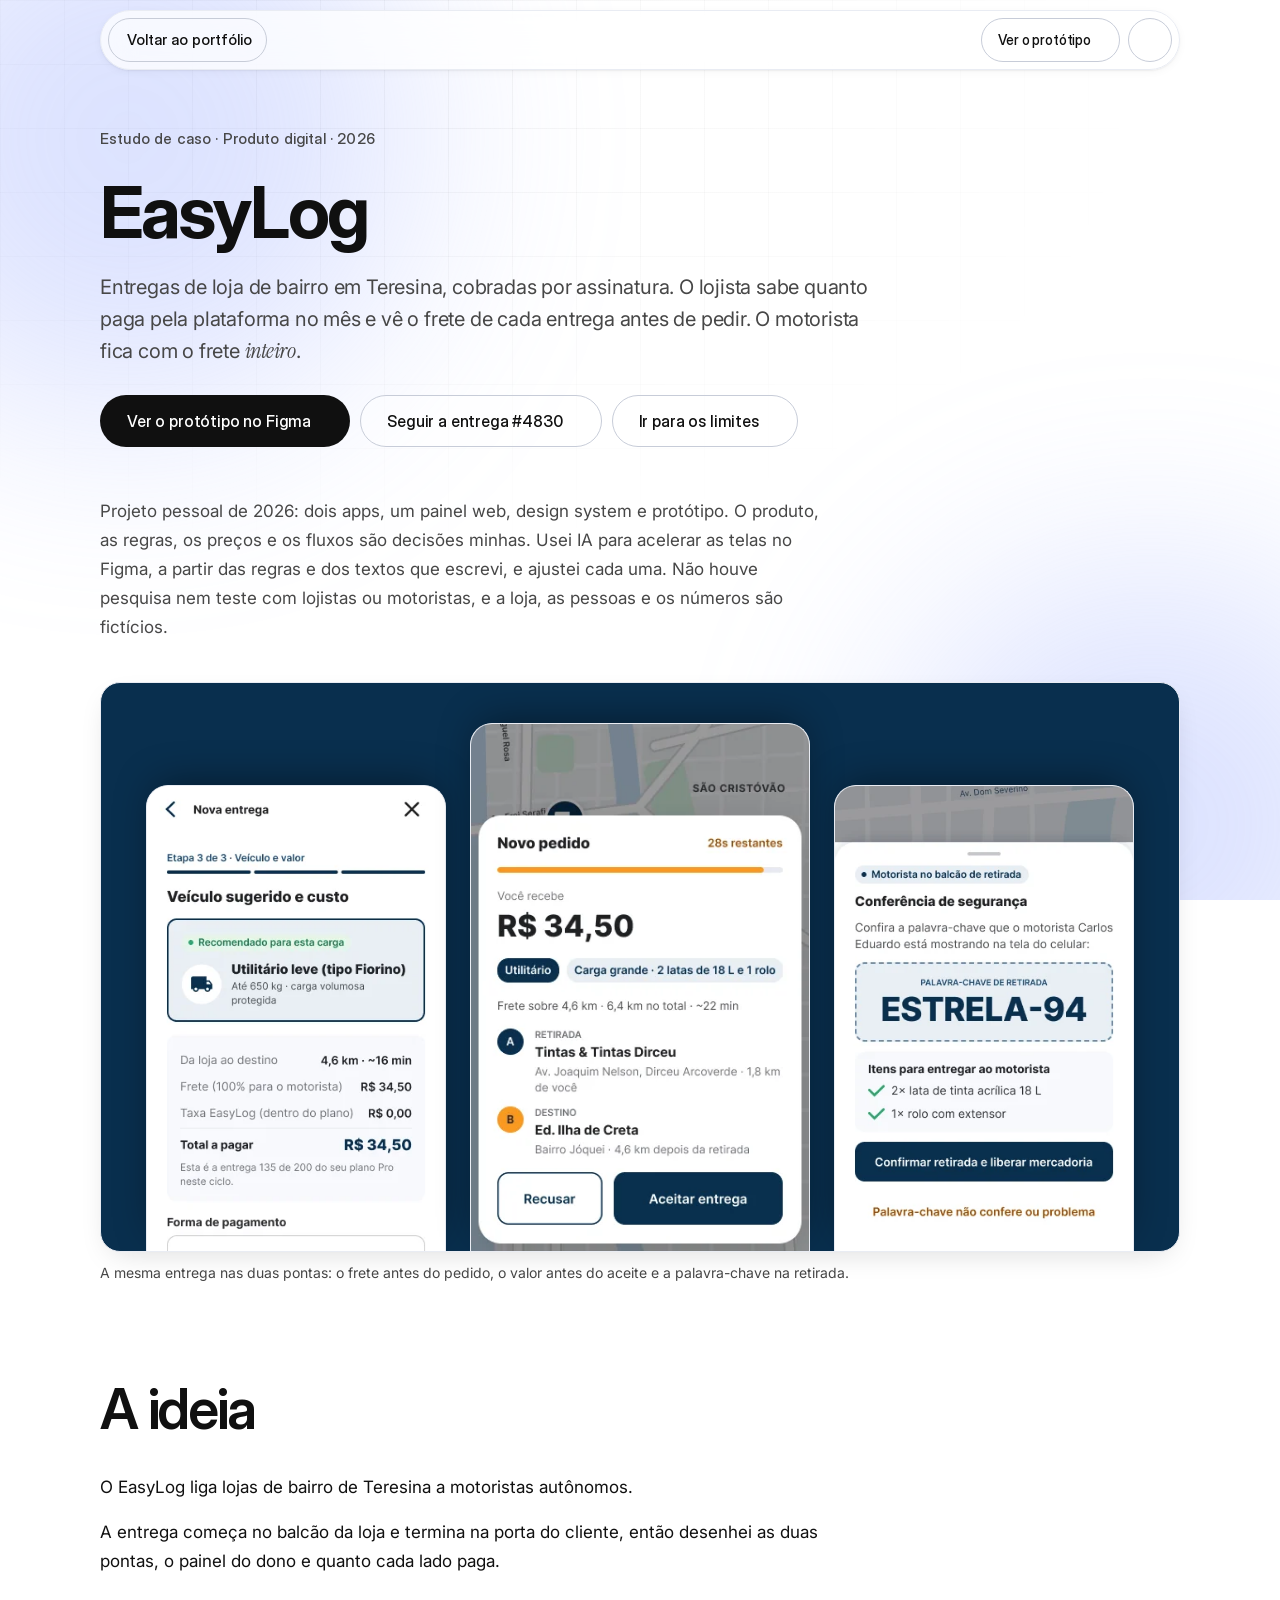
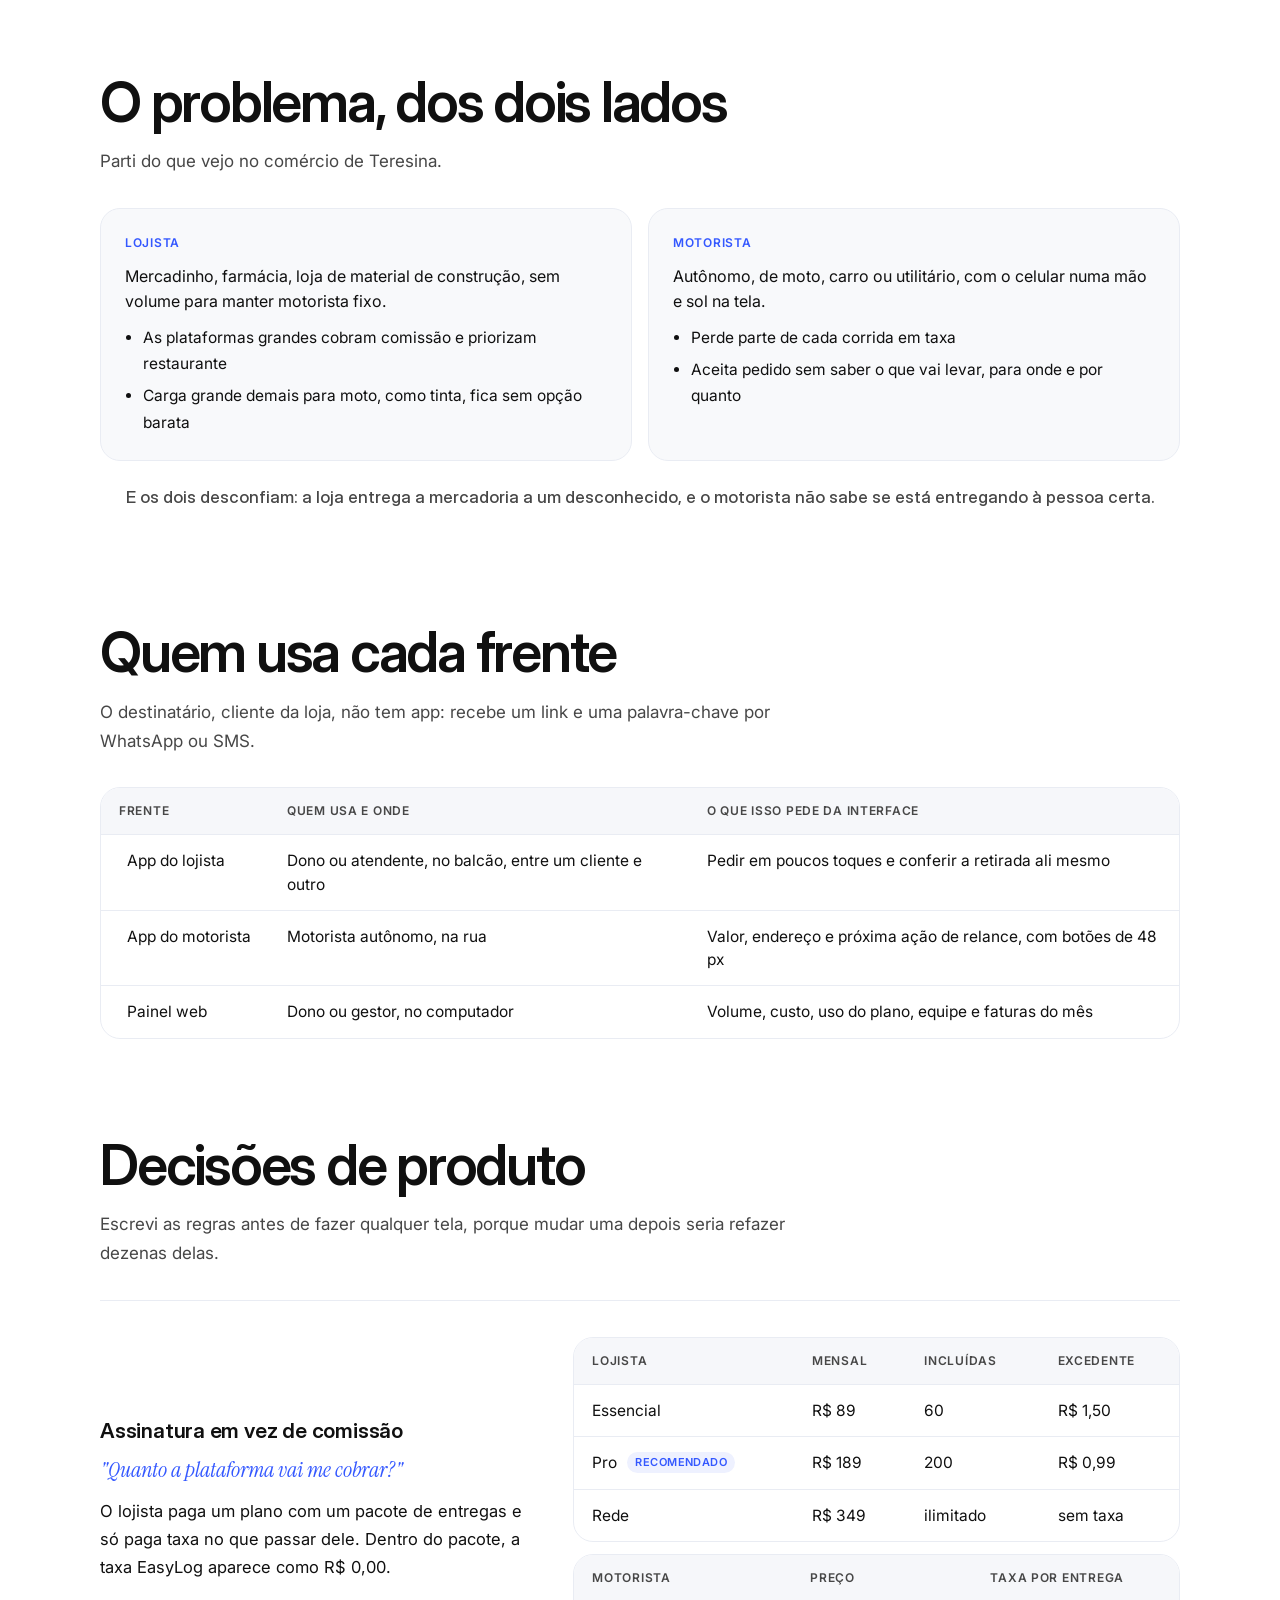
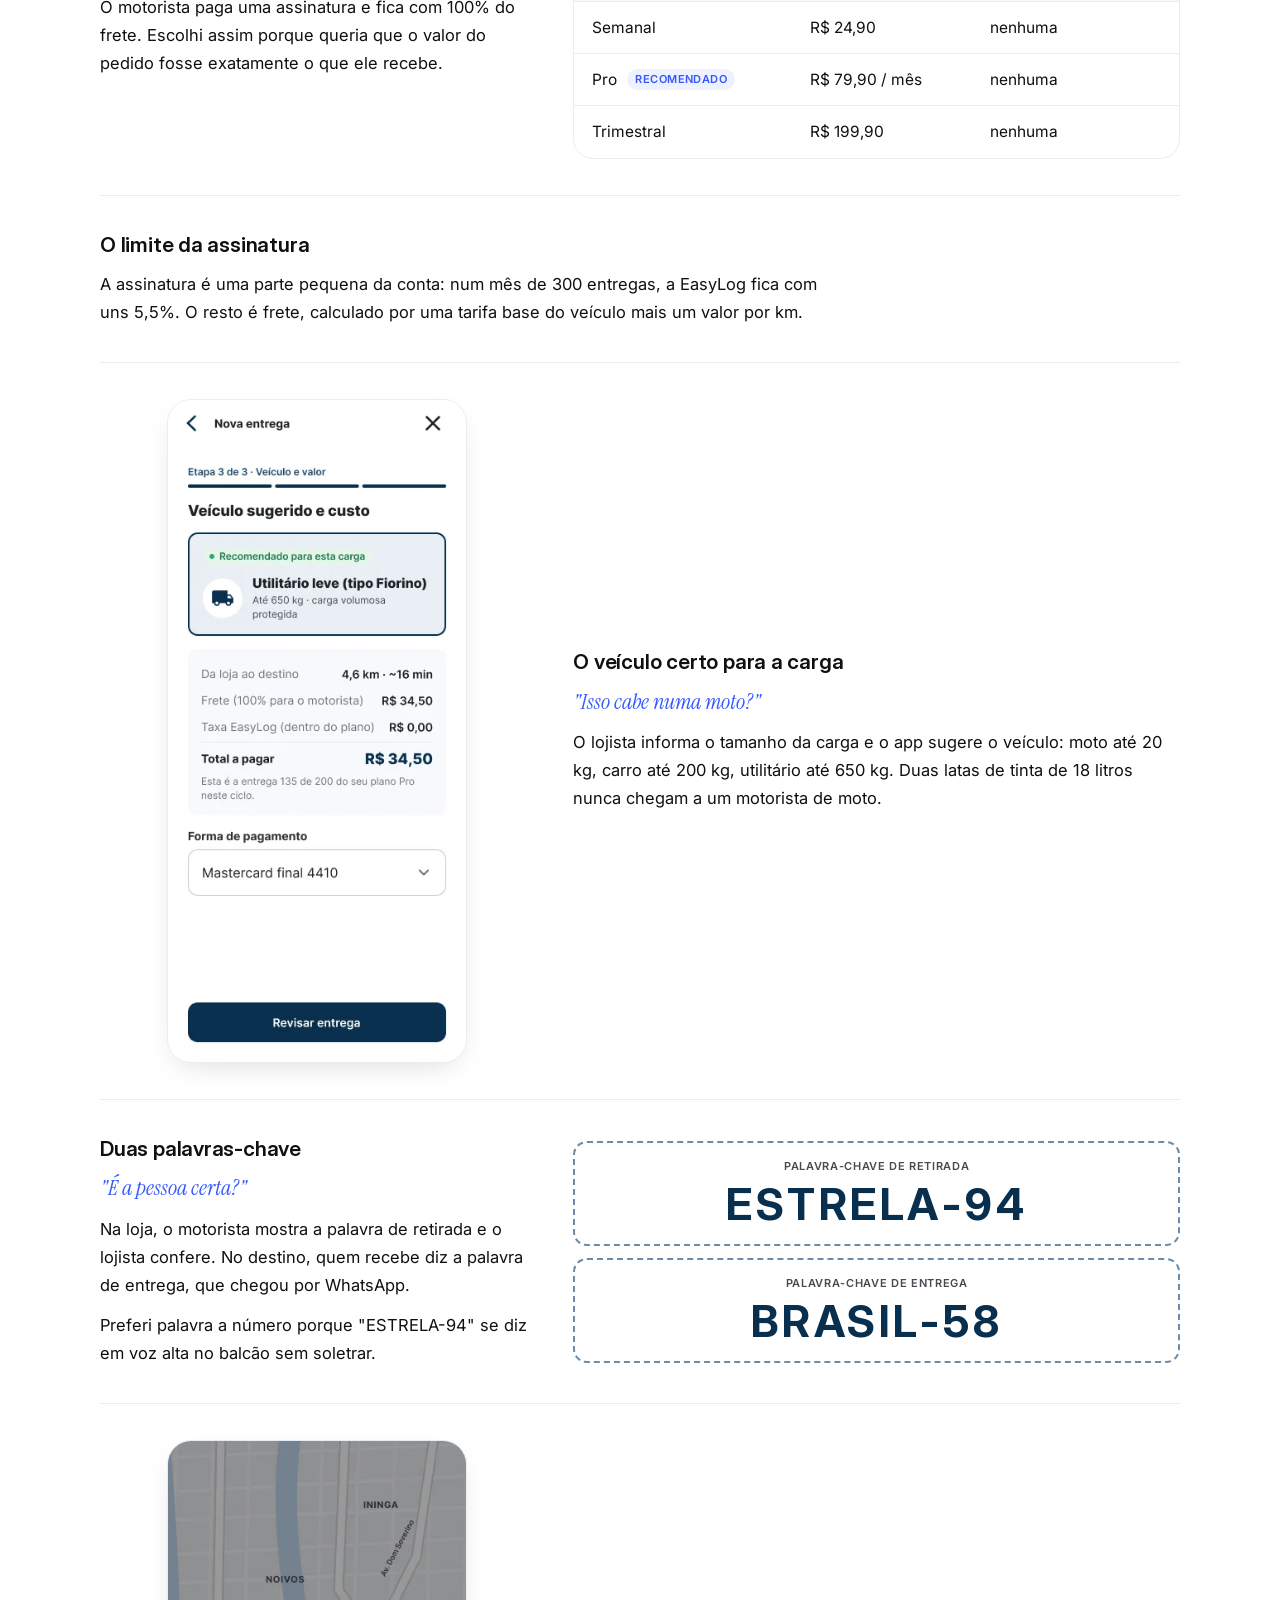
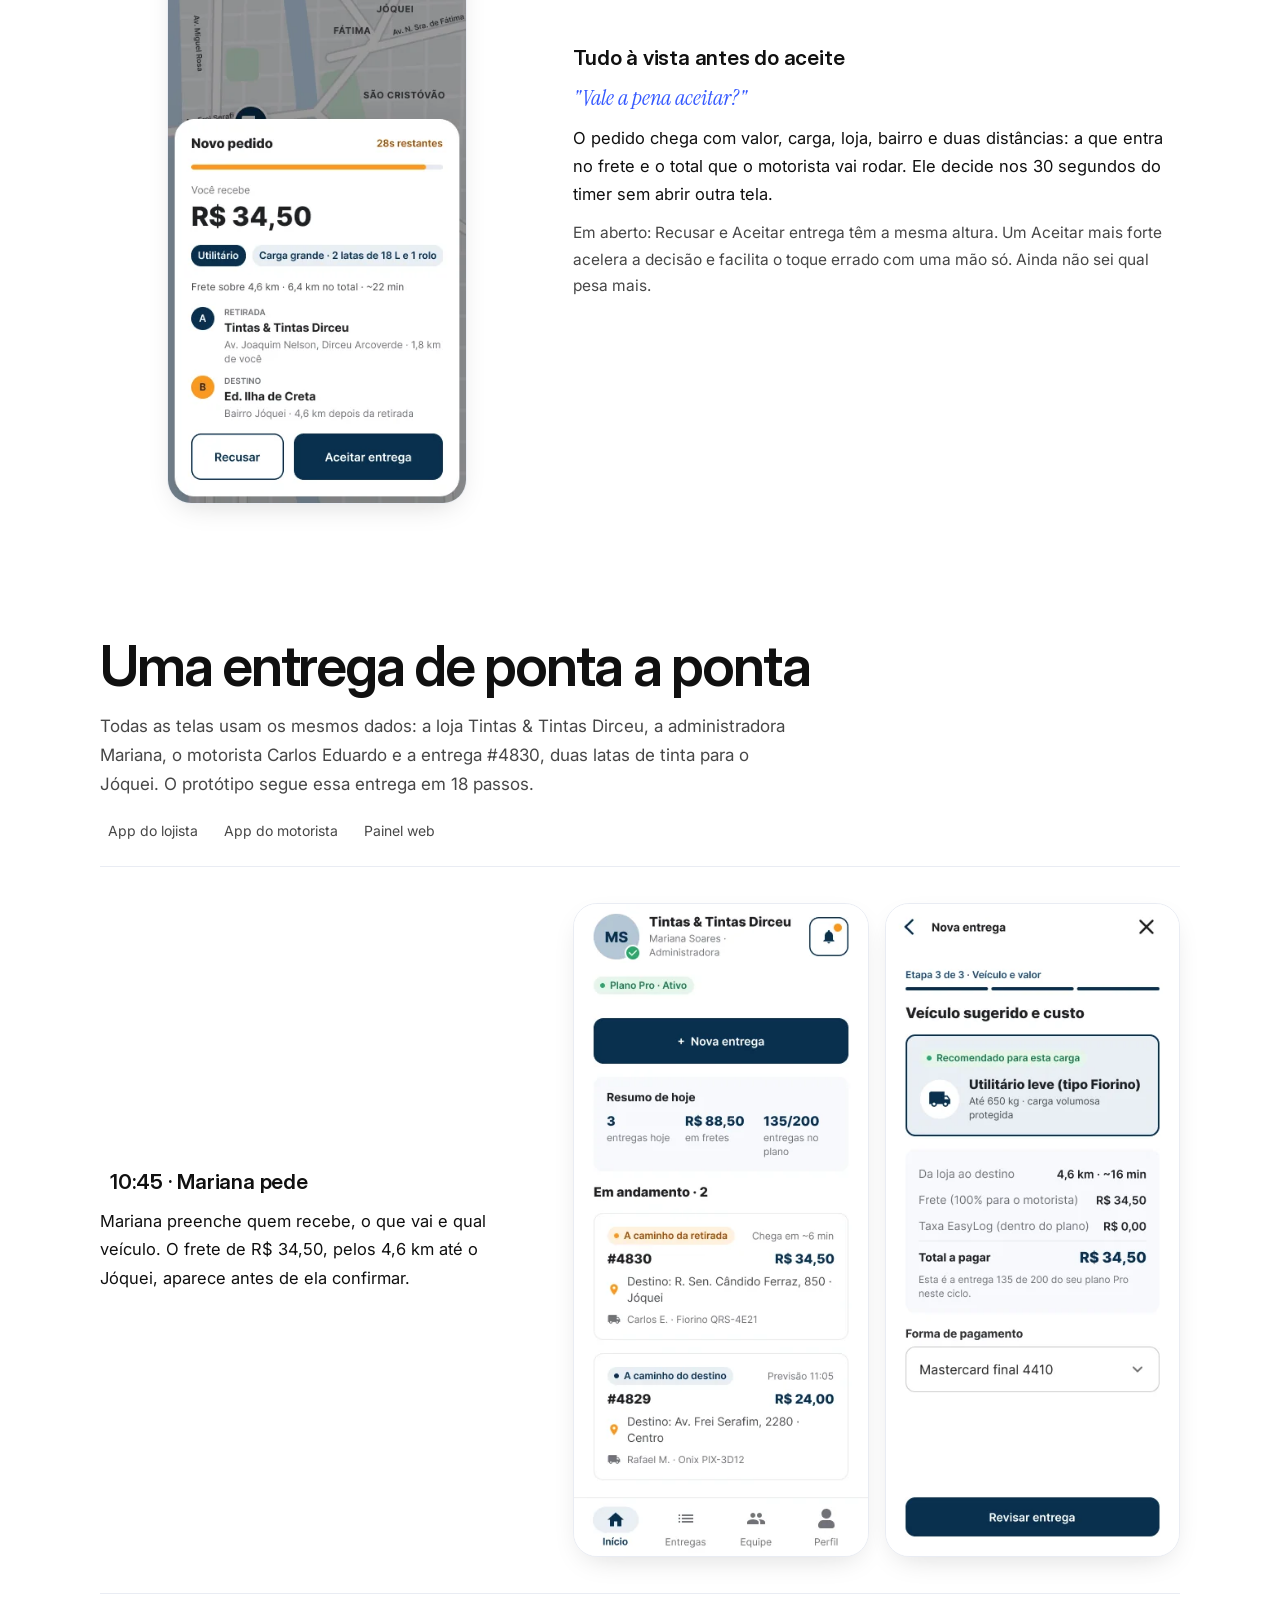
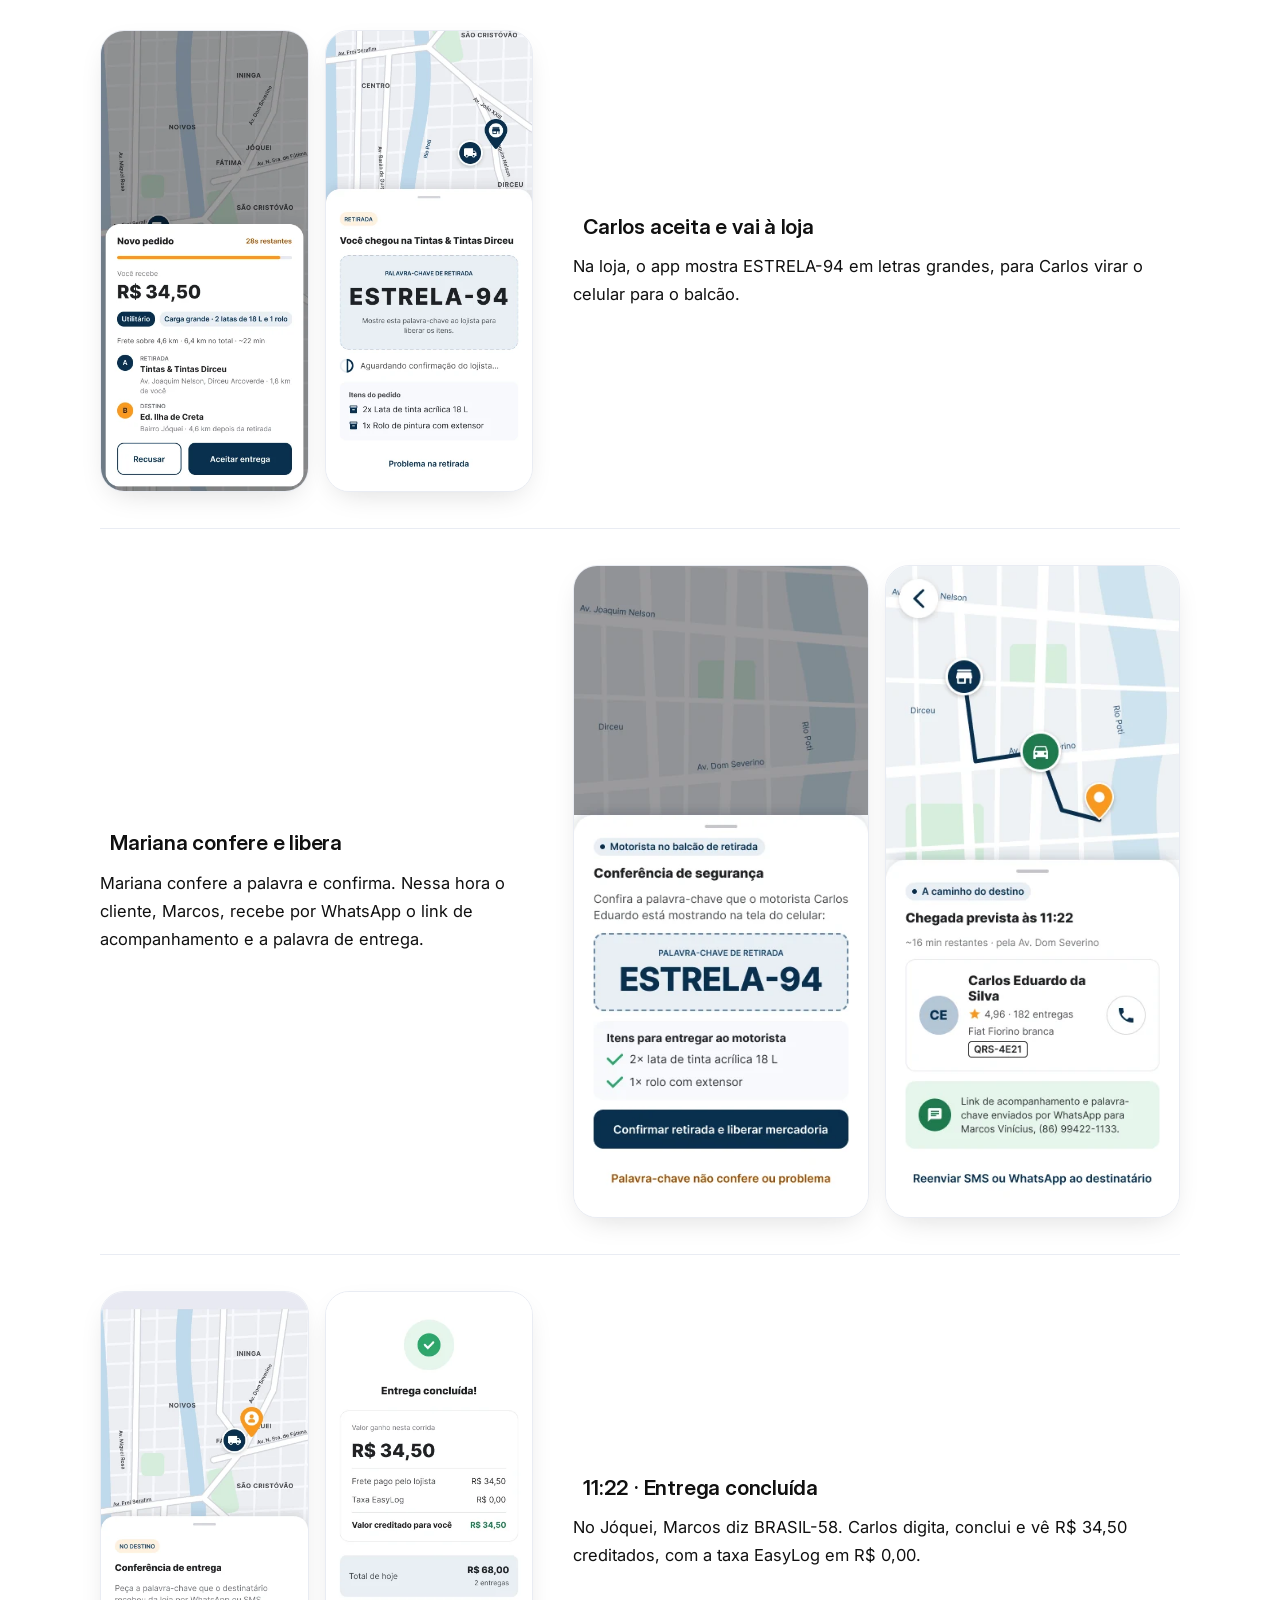
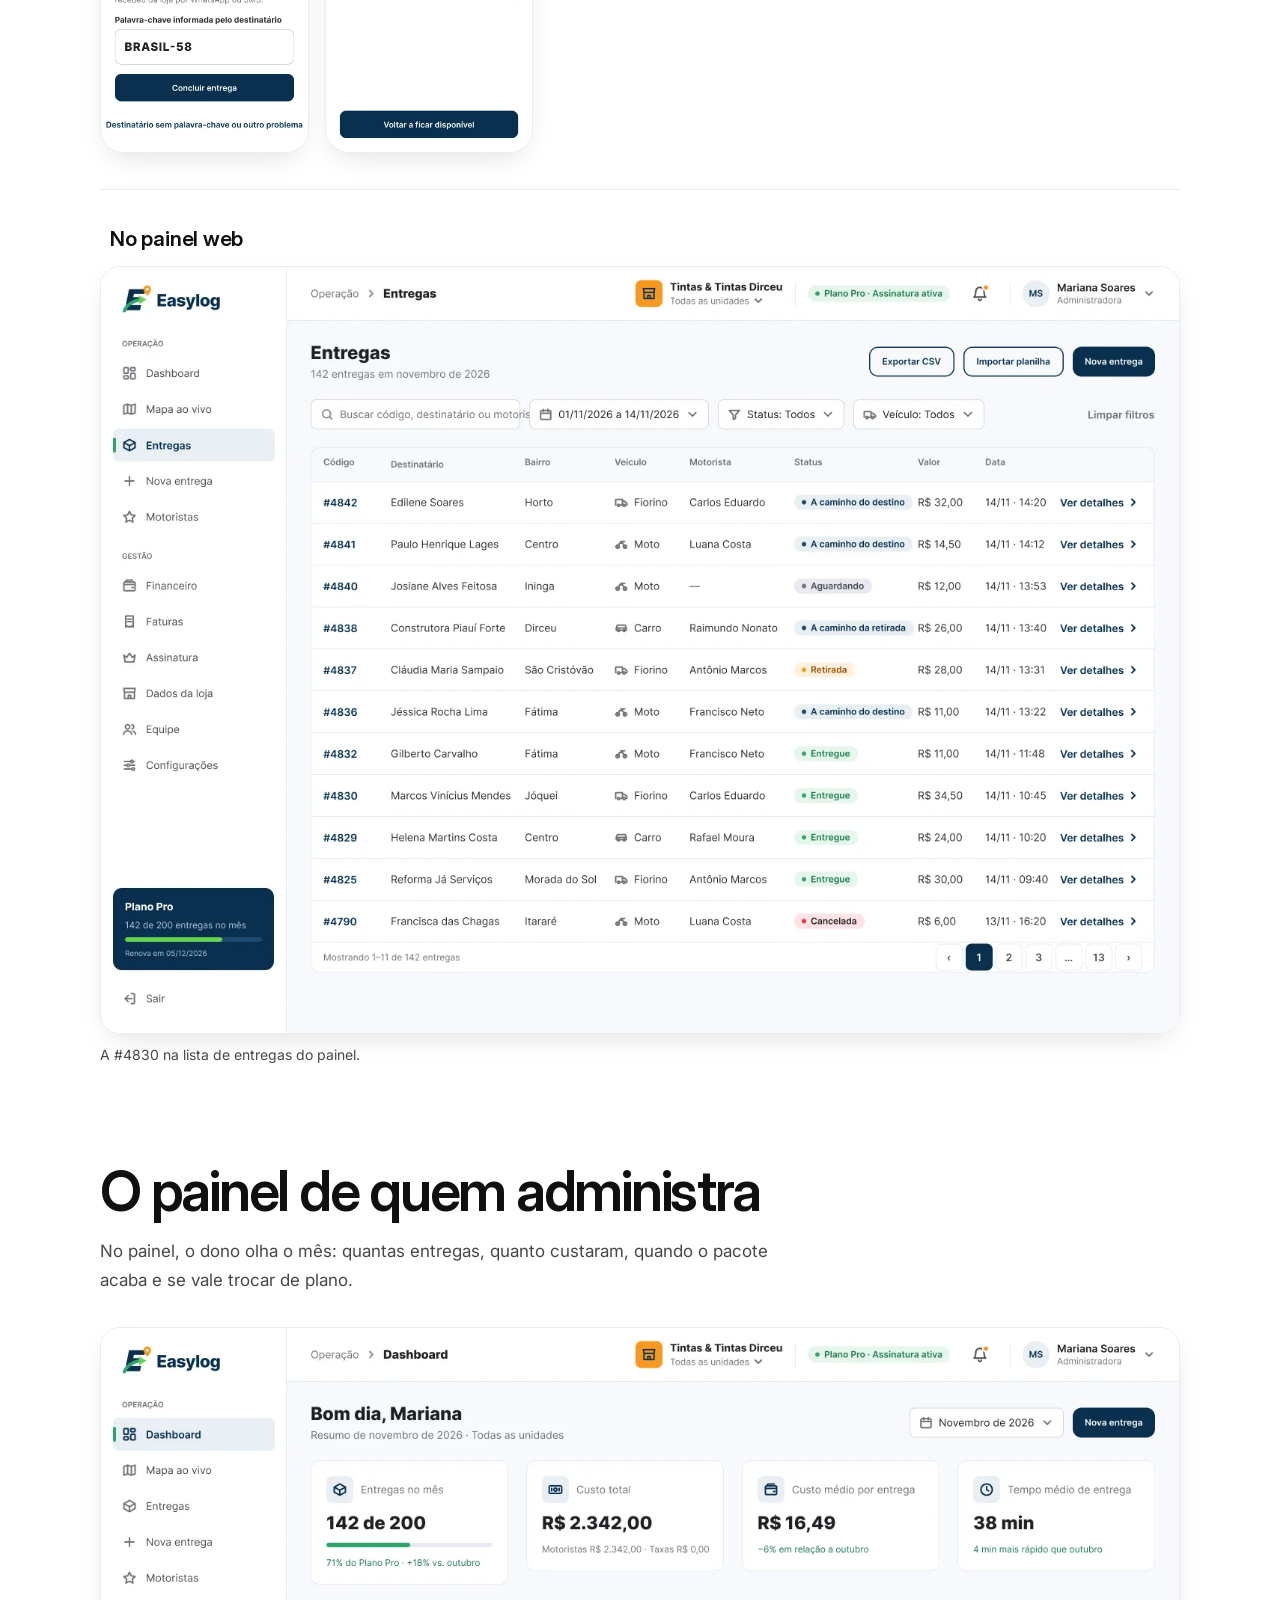
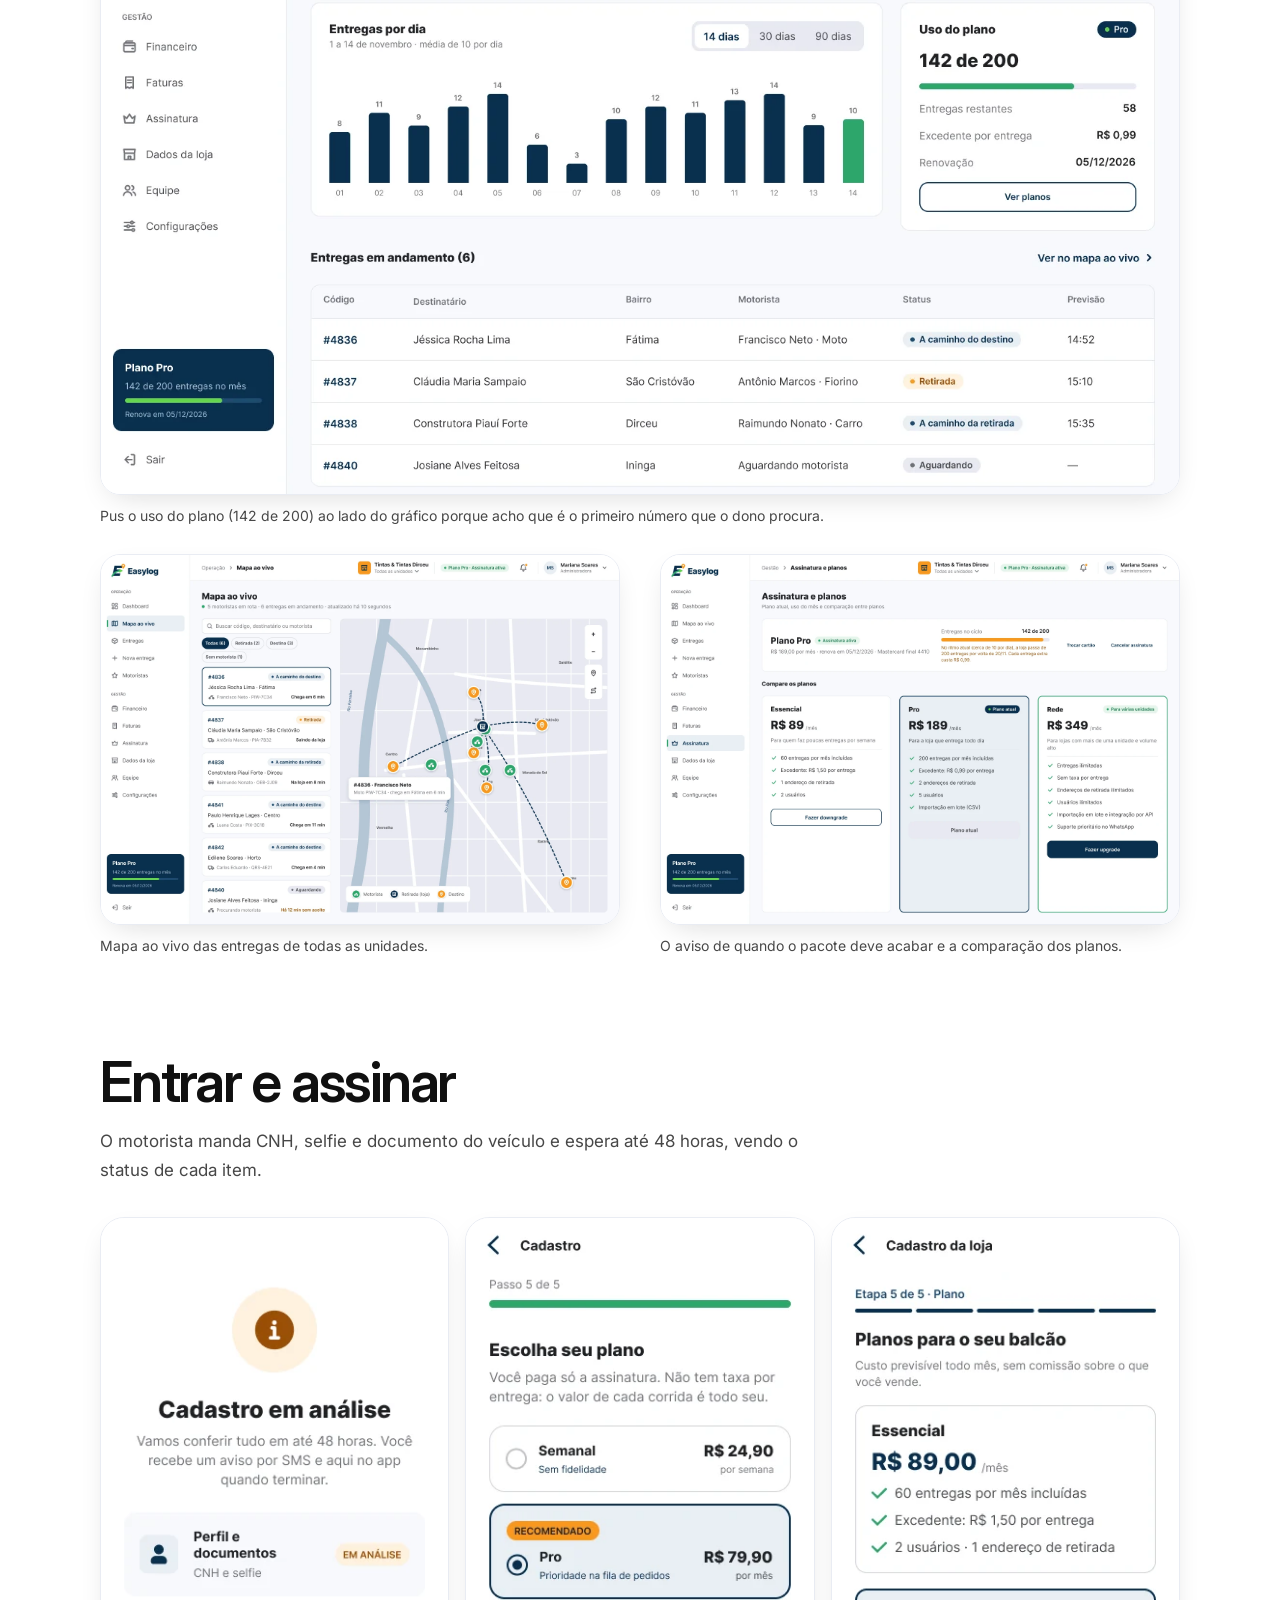
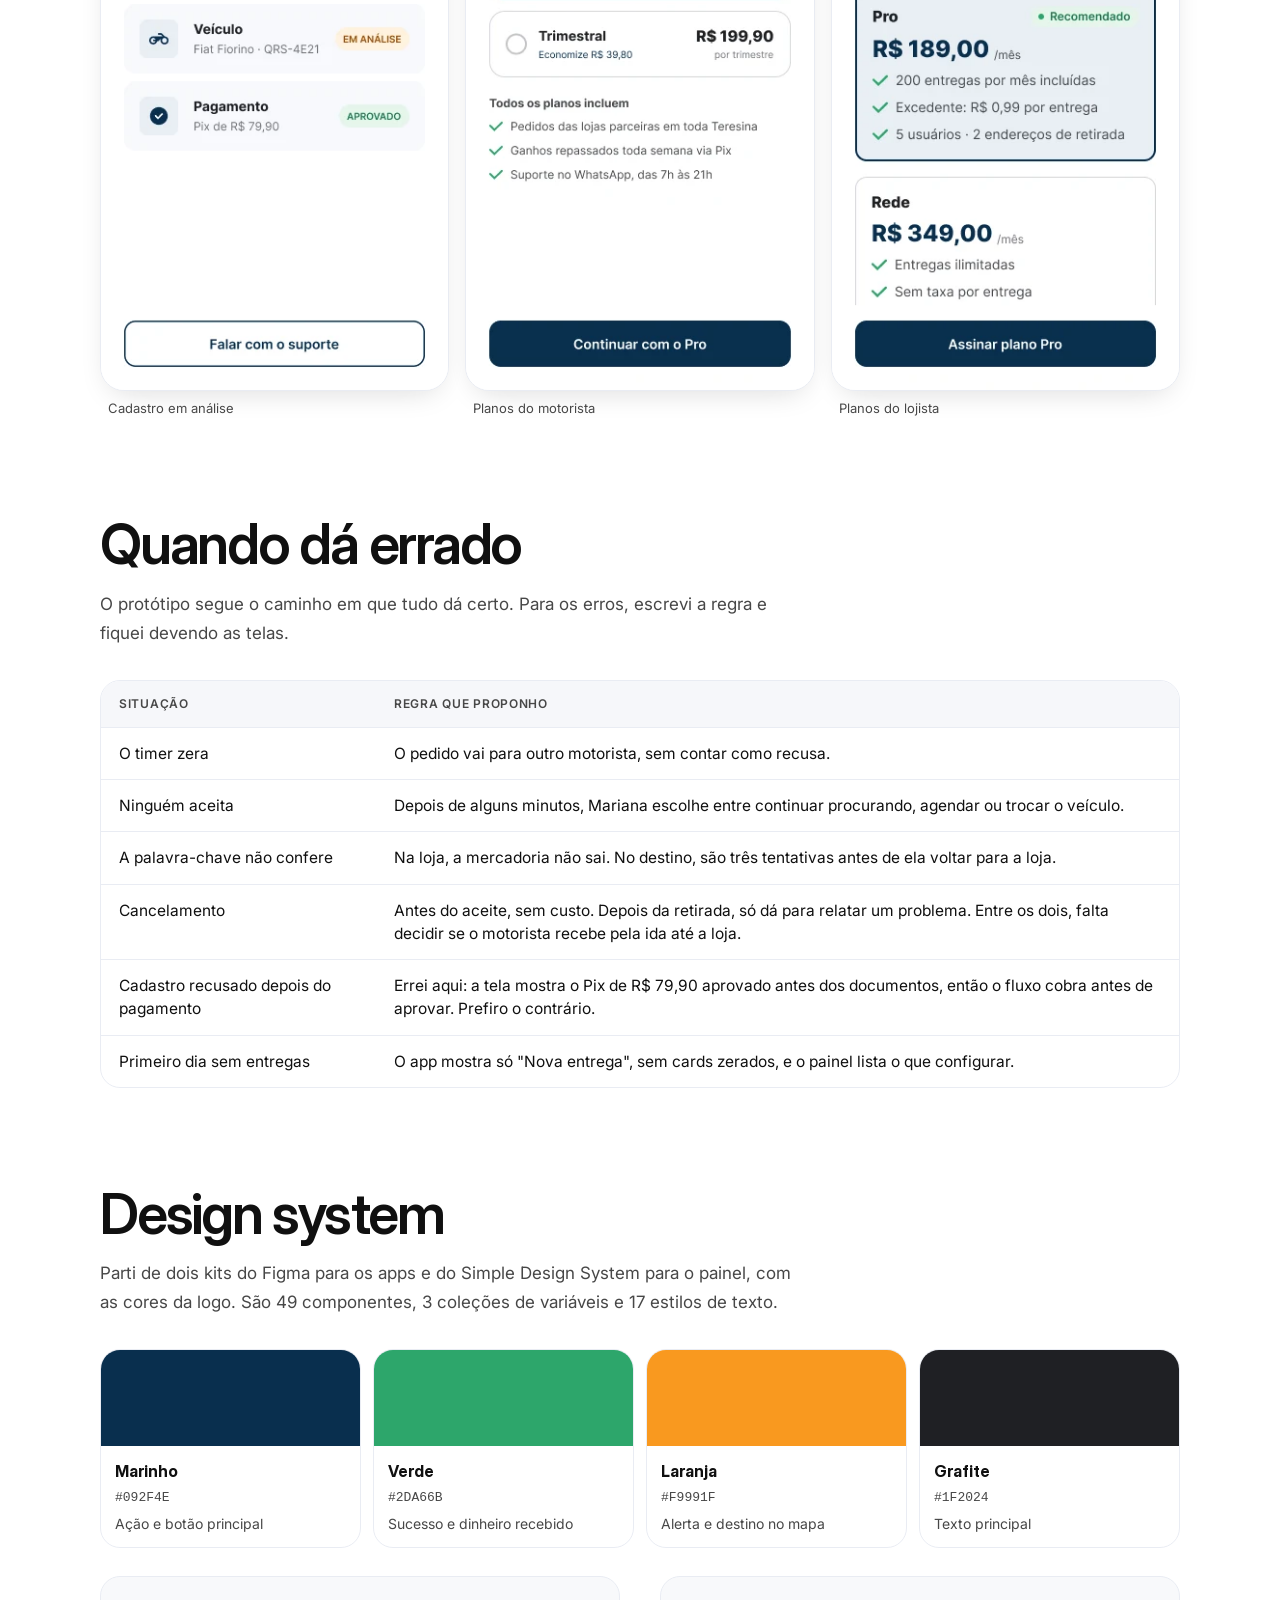
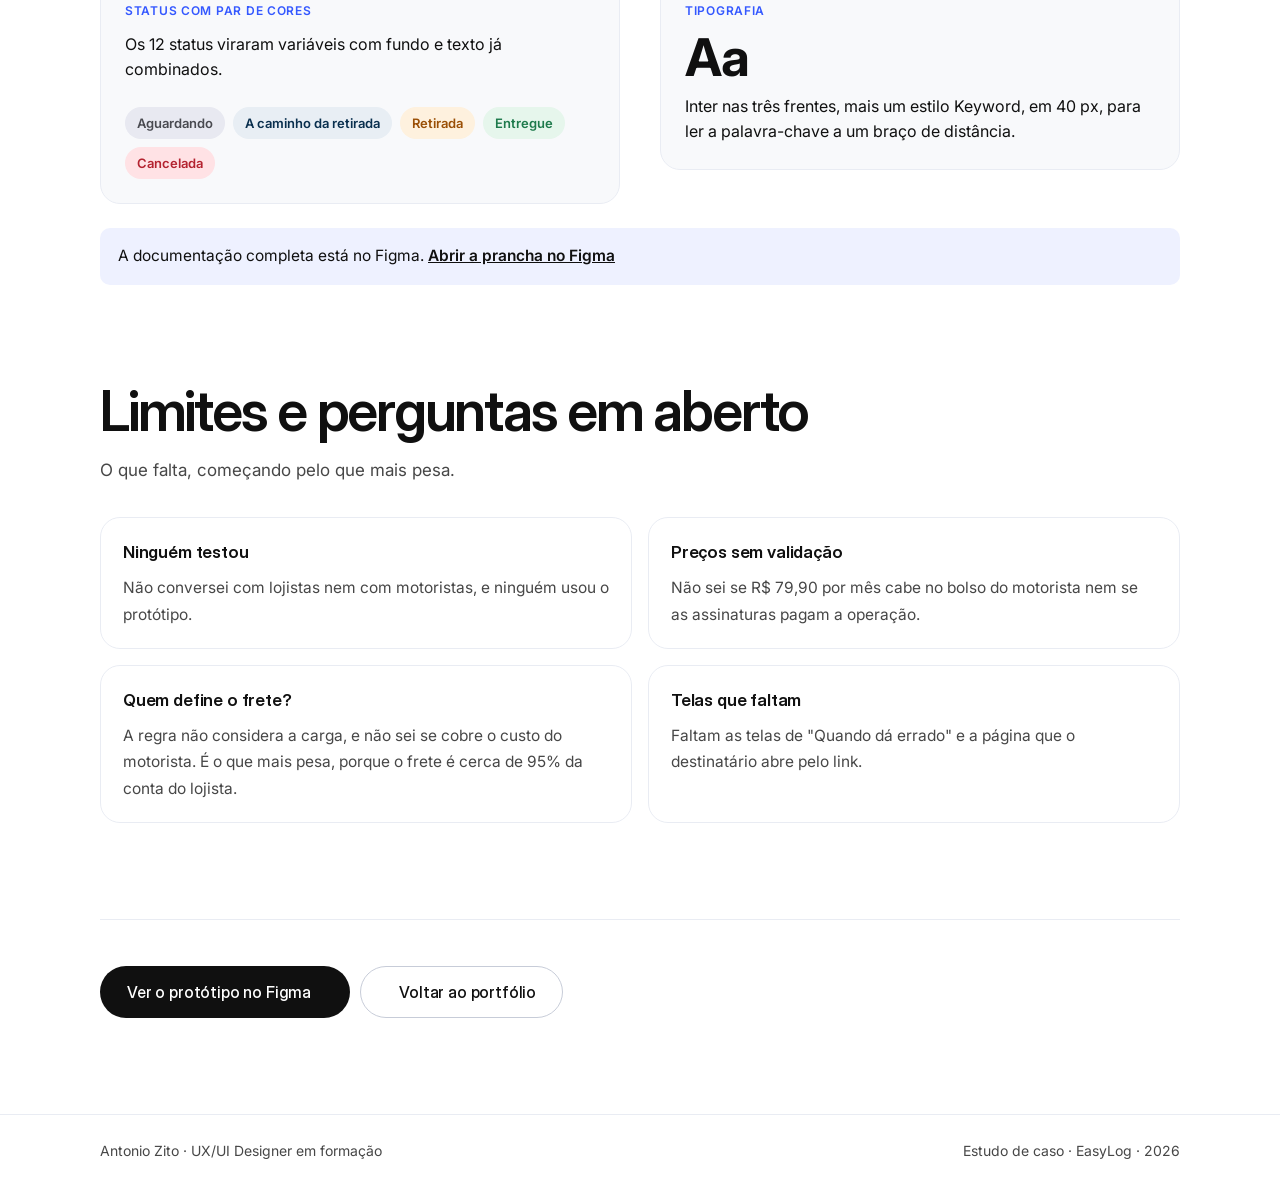
<file: estudo-de-caso-easylog.html>
<!DOCTYPE html>
<html lang="pt-BR">
<head>
<meta charset="utf-8">
<meta name="viewport" content="width=device-width, initial-scale=1, viewport-fit=cover">
<title>EasyLog · Estudo de caso · Antonio Zito</title>
<meta name="description" content="Estudo de caso do EasyLog: entregas locais por assinatura em Teresina, com app do lojista, app do motorista e painel web. Problema, decisões de produto, fluxo de ponta a ponta, design system, limites e aprendizados.">
<meta name="author" content="Antonio Zito Menezes do Desterro Junior">
<meta name="theme-color" content="#FFFFFF" id="metaTheme">
<meta name="color-scheme" content="light dark">
<script>
/* mesmo tema do portfólio: salvo ou o do sistema */
(function(){var t;try{t=localStorage.getItem("theme")}catch(e){}
if(t!=="dark"&&t!=="light")t=matchMedia("(prefers-color-scheme: dark)").matches?"dark":"light";
document.documentElement.dataset.theme=t;document.getElementById("metaTheme").content=t==="dark"?"#0A0B0F":"#FFFFFF";})();
addEventListener("pagereveal",function(e){if(e.viewTransition)document.documentElement.classList.add("vt-arrive");});
addEventListener("pageswap",function(e){if(!e.viewTransition)return;
document.querySelectorAll(".hero-media .shot,.intro h1").forEach(function(el){el.style.viewTransitionName="none";});});
addEventListener("pageshow",function(e){if(e.persisted)document.querySelectorAll(".hero-media .shot,.intro h1").forEach(function(el){el.style.viewTransitionName="";});});
</script>
<meta property="og:type" content="article">
<meta property="og:locale" content="pt_BR">
<meta property="og:title" content="EasyLog · Estudo de caso">
<meta property="og:description" content="Entregas de loja de bairro por assinatura: o lojista sabe quanto paga pela plataforma e vê o frete antes de pedir, e o motorista fica com o frete inteiro.">
<meta property="og:image" content="https://portfoliozitomenezes.vercel.app/assets/projects/easylog-case/og.jpg">
<meta property="og:url" content="https://portfoliozitomenezes.vercel.app/estudo-de-caso-easylog.html">
<link rel="canonical" href="https://portfoliozitomenezes.vercel.app/estudo-de-caso-easylog.html">
<!-- Tokens: fonte única (cores, tipo, espaço, raio, sombra, movimento) -->
<link rel="stylesheet" href="css/tokens.css">
<link rel="stylesheet" href="css/components.css">

<link rel="preload" href="assets/ds/fonts/inter-display-600.woff2" as="font" type="font/woff2" crossorigin>
<link rel="preconnect" href="https://fonts.googleapis.com">
<link rel="preconnect" href="https://fonts.gstatic.com" crossorigin>
<link href="https://fonts.googleapis.com/css2?family=Inter:wght@400;500;600;700&family=Instrument+Serif:ital@0;1&display=swap" rel="stylesheet">
<script src="assets/ds/js/iconify-icon.min.js"></script>

<style>
@font-face{font-family:"Inter Display";src:url("assets/ds/fonts/inter-display-500.woff2") format("woff2");font-weight:500;font-display:swap}
@font-face{font-family:"Inter Display";src:url("assets/ds/fonts/inter-display-600.woff2") format("woff2");font-weight:600;font-display:swap}
@font-face{font-family:"Inter Display";src:url("assets/ds/fonts/inter-display-700.woff2") format("woff2");font-weight:700;font-display:swap}


*,*::before,*::after{box-sizing:border-box}
html{scroll-behavior:smooth;-webkit-text-size-adjust:100%}
body{margin:0;background:var(--background);color:var(--foreground);font-family:var(--font-body);font-size:17px;line-height:1.7;-webkit-font-smoothing:antialiased;overflow-x:hidden}
img,video{max-width:100%;display:block}
a{color:inherit}
::selection{background:var(--brand);color:var(--on-color)}
:focus-visible{outline:2px solid var(--brand);outline-offset:3px;border-radius:8px}
.serif{font-family:var(--font-serif);font-style:italic;font-weight:400;letter-spacing:-.02em}
.sr-only{position:absolute;width:1px;height:1px;overflow:hidden;clip:rect(0 0 0 0);white-space:nowrap}
.skip-link{position:fixed;left:16px;top:-60px;z-index:3000;background:var(--ink);color:var(--white);padding:10px 16px;border-radius:var(--r-pill);text-decoration:none;font-weight:500;transition:top .3s var(--ease-out)}
.skip-link:focus{top:16px}

/* Topo */
.topbar{position:sticky;top:0;z-index:100;background:color-mix(in srgb,var(--background) 82%,transparent);backdrop-filter:blur(14px);-webkit-backdrop-filter:blur(14px);border-bottom:1px solid var(--mist)}
.topbar-in{max-width:calc(var(--max) + 2*var(--gutter));margin:0 auto;padding:12px var(--gutter);display:flex;align-items:center;justify-content:space-between;gap:12px}
.back{display:inline-flex;align-items:center;gap:8px;text-decoration:none;font-family:var(--font-display);font-weight:500;font-size:15px;padding:8px 14px 8px 10px;border-radius:var(--r-pill);border:1px solid var(--steel);transition:border-color .3s,background .3s}
.back:hover{border-color:var(--ink);background:var(--snow)}
.back{white-space:nowrap}.back .short{display:none}
@media (max-width:480px){.back .full{display:none}.back .short{display:inline}}
.top-right{display:flex;align-items:center;gap:8px}
/* Botões: .theme-btn e .btn-icon vêm de css/components.css (ajustes de contexto mais abaixo) */

/* Layout */
.wrap{width:100%;max-width:calc(var(--max) + 2*var(--gutter));margin:0 auto;padding:0 var(--gutter)}
main{display:flex;flex-direction:column;gap:96px;padding:56px 0 96px}
@media (max-width:640px){main{gap:72px;padding-top:36px}}
section{scroll-margin-top:90px}
.eyebrow{display:inline-flex;align-items:center;gap:8px;font-size:12.5px;line-height:1;font-weight:600;letter-spacing:.06em;text-transform:uppercase;color:var(--accent)}
h1,h2,h3{font-family:var(--font-display);margin:0;text-wrap:balance}
h1{font-weight:700;font-size:var(--fs-h1);line-height:1.05;letter-spacing:-.04em}
h2{font-weight:600;font-size:var(--fs-h2);line-height:1.1;letter-spacing:-.04em}
h3{font-weight:500;font-size:var(--fs-h5);line-height:1.2;letter-spacing:-.02em}
p{margin:0}
.lead{font-size:var(--fs-body-lg);color:var(--graphite);max-width:60ch;line-height:1.6;letter-spacing:-.01em}
.muted{color:var(--graphite)}
.prose{display:flex;flex-direction:column;gap:16px;max-width:68ch}
.sec-head{display:flex;flex-direction:column;gap:14px;margin-bottom:32px}
.sec-head .num{font-family:var(--font-display);font-weight:500;color:var(--graphite);font-size:15px;letter-spacing:.02em}
.sec-head p{max-width:64ch;color:var(--graphite)}

/* Abertura */
.intro{display:flex;flex-direction:column;gap:22px}
.intro-actions{display:flex;flex-wrap:wrap;gap:10px;margin-top:6px}
.facts{display:grid;grid-template-columns:repeat(4,minmax(0,1fr));gap:0;border:1px solid var(--mist);border-radius:var(--r-md);margin-top:18px;overflow:hidden}
.facts div{padding:18px 20px;border-left:1px solid var(--mist);display:flex;flex-direction:column;gap:6px;min-width:0}
.facts div:first-child{border-left:0}
.facts dt{font-size:12px;font-weight:600;letter-spacing:.06em;text-transform:uppercase;color:var(--graphite)}
.facts dd{margin:0;font-size:15px;line-height:1.45}
@media (max-width:820px){.facts{grid-template-columns:repeat(2,minmax(0,1fr))}.facts div:nth-child(3){border-left:0}.facts div:nth-child(n+3){border-top:1px solid var(--mist)}}
@media (max-width:420px){.facts{grid-template-columns:minmax(0,1fr)}.facts div{border-left:0}.facts div+div{border-top:1px solid var(--mist)}}

/* Mídia */
.shot{margin:0;border-radius:var(--r-md);overflow:hidden;border:1px solid var(--mist);background:var(--snow);box-shadow:var(--sh-md)}
.shot img,.shot video{width:100%;height:auto}
figcaption,.cap{font-size:14px;color:var(--graphite);line-height:1.5;margin-top:10px}
figure{margin:0}
.hero-media{margin-top:40px}

/* Resumo */
.tldr{display:grid;grid-template-columns:repeat(3,minmax(0,1fr));gap:16px}
@media (max-width:820px){.tldr{grid-template-columns:minmax(0,1fr)}}
.card{background:var(--snow);border:1px solid var(--mist);border-radius:var(--r-md);padding:24px;display:flex;flex-direction:column;gap:10px;min-width:0}
.card .k{font-size:12px;font-weight:600;letter-spacing:.06em;text-transform:uppercase;color:var(--accent)}
.card p{font-size:16px;line-height:1.6}
.big{font-family:var(--font-display);font-weight:600;font-size:44px;letter-spacing:-.04em;line-height:1}
.big small{font-size:18px;font-weight:500;letter-spacing:-.01em;color:var(--graphite);margin-left:6px}

/* Duas colunas */
.split{display:grid;grid-template-columns:minmax(0,1fr) minmax(0,1fr);gap:40px;align-items:start}
@media (max-width:820px){.split{grid-template-columns:minmax(0,1fr);gap:24px}}
.quote{border-left:3px solid var(--brand);padding:4px 0 4px 20px;font-family:var(--font-display);font-weight:500;font-size:clamp(20px,2.6vw,26px);line-height:1.35;letter-spacing:-.02em}
.note{background:var(--brand-tint);border-radius:var(--r-sm);padding:16px 18px;font-size:15.5px;line-height:1.6}
.note b{color:var(--accent)}

/* Referências */
.refs{display:grid;grid-template-columns:repeat(2,minmax(0,1fr));gap:16px}
@media (max-width:820px){.refs{grid-template-columns:minmax(0,1fr)}}
.refs ul{margin:0;padding-left:18px;display:flex;flex-direction:column;gap:6px;font-size:15.5px}
.plus{display:flex;align-items:center;justify-content:center;gap:14px;margin:22px 0 14px;font-family:var(--font-display);font-weight:500;color:var(--graphite);flex-wrap:wrap;text-align:center}
.plus b{color:var(--ink)}
.steps{list-style:none;margin:24px 0 0;padding:0;display:grid;grid-template-columns:repeat(4,minmax(0,1fr));gap:12px;counter-reset:s}
@media (max-width:820px){.steps{grid-template-columns:minmax(0,1fr)}}
.steps li{counter-increment:s;border:1px solid var(--mist);border-radius:var(--r-md);padding:18px;font-size:15px;line-height:1.55;display:flex;flex-direction:column;gap:8px}
.steps li::before{content:counter(s);width:30px;height:30px;border-radius:50%;display:grid;place-items:center;background:var(--ink);color:var(--white);font-family:var(--font-display);font-weight:600;font-size:14px}
.steps .who{font-size:12px;font-weight:600;letter-spacing:.06em;text-transform:uppercase;color:var(--graphite)}

/* Estrutura */
.flow{list-style:none;margin:0 0 40px;padding:0;display:grid;grid-template-columns:repeat(6,minmax(0,1fr));gap:8px}
@media (max-width:900px){.flow{grid-template-columns:repeat(2,minmax(0,1fr))}}
.flow li{border:1px solid var(--mist);border-radius:14px;padding:14px;display:flex;flex-direction:column;gap:4px;min-width:0}
.flow .n{font-family:var(--font-display);font-weight:600;font-size:13px;color:var(--accent)}
.flow .t{font-family:var(--font-display);font-weight:600;font-size:15px;line-height:1.25}
.flow .q{font-size:13.5px;color:var(--graphite);line-height:1.4}
.part{display:grid;grid-template-columns:minmax(0,5fr) minmax(0,7fr);gap:40px;align-items:center;padding:36px 0;border-top:1px solid var(--mist)}
.part.alt .part-text{order:2}
@media (max-width:820px){.part{grid-template-columns:minmax(0,1fr);gap:20px}.part.alt .part-text{order:0}}
.part-text{display:flex;flex-direction:column;gap:12px}
.part-text .q{font-family:var(--font-serif);font-style:italic;font-size:22px;color:var(--accent);line-height:1.3}
.part-text p{font-size:16.5px}
.tag{display:inline-flex;align-self:flex-start;align-items:center;gap:6px;font-size:12.5px;font-weight:600;padding:5px 10px;border-radius:var(--r-pill);background:var(--snow);border:1px solid var(--mist);color:var(--graphite)}
.part-title{font-family:var(--font-display);font-size:21px;font-weight:600;line-height:1.25;letter-spacing:-.01em;color:var(--ink);margin:0}
.kicker{font-family:var(--font-display);font-size:15px;font-weight:500;letter-spacing:.01em;color:var(--graphite);margin:0}
.pair{display:grid;grid-template-columns:minmax(0,3fr) minmax(0,1fr);gap:16px;align-items:end}
@media (max-width:560px){.pair{grid-template-columns:minmax(0,1fr)}}

/* Design system */
.swatches{display:grid;grid-template-columns:repeat(4,minmax(0,1fr));gap:12px}
@media (max-width:720px){.swatches{grid-template-columns:repeat(2,minmax(0,1fr))}}
.sw{border:1px solid var(--mist);border-radius:var(--r-md);overflow:hidden}
.sw i{display:block;height:96px}
.sw div{padding:12px 14px;display:flex;flex-direction:column;gap:2px;font-size:14px}
.sw b{font-family:var(--font-display);font-size:16px}
.sw code{font-size:13px;color:var(--graphite)}
.fonts{display:grid;grid-template-columns:repeat(3,minmax(0,1fr));gap:12px;margin-top:12px}
@media (max-width:720px){.fonts{grid-template-columns:minmax(0,1fr)}}
.font{border:1px solid var(--mist);border-radius:var(--r-md);padding:20px;display:flex;flex-direction:column;gap:6px}
.font .aa{font-size:52px;line-height:1;margin-bottom:6px;color:var(--ink)}
.font span{font-size:13px;font-weight:600;letter-spacing:.06em;text-transform:uppercase;color:var(--graphite)}
.font p{font-size:15px;color:var(--graphite)}

/* Tabelas */
.table-wrap{border:1px solid var(--mist);border-radius:var(--r-md);overflow-x:auto}
table{width:100%;border-collapse:collapse;font-size:15.5px;line-height:1.5}
th,td{text-align:left;padding:14px 18px;border-top:1px solid var(--mist);vertical-align:top}
thead th{border-top:0;font-size:12px;font-weight:600;letter-spacing:.06em;text-transform:uppercase;color:var(--graphite);background:var(--snow)}
td.before{color:var(--graphite);text-decoration:line-through;text-decoration-color:color-mix(in srgb,var(--no) 60%,transparent)}
.res{display:inline-flex;align-items:center;gap:6px;font-size:13px;font-weight:600;padding:4px 10px;border-radius:var(--r-pill);white-space:nowrap}
.res.ok{background:var(--ok-soft);color:var(--ok)}
.res.no{background:var(--no-soft);color:var(--no)}
@media (max-width:640px){
  .stack thead{display:none}
  .stack tr{display:block;padding:14px 16px;border-top:1px solid var(--mist)}
  .stack tr:first-child{border-top:0}
  .stack td{display:block;border:0;padding:4px 0}
}

/* Vídeo */
.frames{display:grid;grid-template-columns:minmax(0,1fr) auto minmax(0,1fr);gap:14px;align-items:center}
.frames .arrow{font-size:22px;color:var(--graphite)}
@media (max-width:640px){.frames{grid-template-columns:minmax(0,1fr)}.frames .arrow{justify-self:center;transform:rotate(90deg)}}

/* Aprendizados */
.learn{display:grid;grid-template-columns:repeat(2,minmax(0,1fr));gap:16px;margin-top:28px}
@media (max-width:720px){.learn{grid-template-columns:minmax(0,1fr)}}
.learn .card iconify-icon{font-size:24px;color:var(--accent)}
.next{list-style:none;margin:16px 0 0;padding:0;display:flex;flex-direction:column;gap:10px}
.next li{display:flex;gap:12px;align-items:flex-start;font-size:16px}
.next iconify-icon{flex:none;margin-top:4px;color:var(--accent)}

/* Fim */
.end{border-top:1px solid var(--mist);padding-top:40px;display:flex;flex-direction:column;gap:18px;align-items:flex-start}
.end p{max-width:64ch}
footer{border-top:1px solid var(--mist);padding:24px 0 40px;font-size:14px;color:var(--graphite)}
footer .wrap{display:flex;flex-wrap:wrap;justify-content:space-between;gap:10px}

/* Entrada suave */
.rv{opacity:0;transform:translateY(18px);transition:opacity .9s var(--ease-out),transform .9s var(--ease-out)}
.rv.in{opacity:1;transform:none}
@media (prefers-reduced-motion:reduce){html{scroll-behavior:auto}.rv{opacity:1;transform:none;transition:none}}

/* Transição entre páginas (portfólio <-> estudo de caso). Mesmo bloco no index.html.
   A imagem e o título do card no portfólio "viajam" até estes dois elementos. */
.hero-media .shot{view-transition-name:case-media}
.intro h1{view-transition-name:case-title}
/* chegando por transição: título e imagem já visíveis (a transição faz a entrada) */
.vt-arrive .intro.rv,.vt-arrive .hero-media.rv{opacity:1;transform:none;transition:none}
@media (prefers-reduced-motion:no-preference){@view-transition{navigation:auto}}
::view-transition-group(*){animation-duration:.7s;animation-timing-function:cubic-bezier(.2,.8,.2,1)}
::view-transition-old(root){animation:vt-out .35s cubic-bezier(.4,0,1,1) both}
::view-transition-new(root){animation:vt-in .6s cubic-bezier(.2,.8,.2,1) .12s both}
@keyframes vt-out{to{opacity:0;transform:scale(.985)}}
@keyframes vt-in{from{opacity:0;transform:translateY(24px)}}
::view-transition-old(case-media),::view-transition-new(case-media){width:100%;height:100%;object-fit:cover;overflow:clip}
::view-transition-image-pair(case-media){border-radius:20px;overflow:clip}
::view-transition-old(case-title),::view-transition-new(case-title){width:auto;height:100%}


/* EasyLog: telas de celular, palco da abertura e tabelas de preço */
.stage{border-radius:var(--r-md);background:#092F4E;padding:40px 24px 0;display:flex;justify-content:center;align-items:flex-end;gap:20px;overflow:hidden;border:1px solid var(--mist);box-shadow:var(--sh-md)}
.stage .phone{width:min(240px,30%);flex:none;border-radius:22px 22px 0 0;border-bottom:0;box-shadow:0 -10px 40px -10px rgba(0,0,0,.45)}
.stage .phone:nth-child(2){width:min(270px,34%)}
@media (max-width:560px){.stage{padding:24px 12px 0;gap:8px}.stage .phone{border-radius:12px 12px 0 0}}
.phone{margin:0;border-radius:24px;overflow:hidden;border:1px solid var(--mist);background:#fff;box-shadow:var(--sh-md)}
.phone img{width:100%;height:auto}
.phones{display:grid;grid-template-columns:repeat(2,minmax(0,1fr));gap:16px;align-items:start}
.phones.three{grid-template-columns:repeat(3,minmax(0,1fr))}
@media (max-width:640px){.phones.three{grid-template-columns:repeat(2,minmax(0,1fr))}.phones.three figure:nth-child(3){display:none}}
.phones figcaption{margin-top:8px;font-size:13px}
.who-ic{font-size:16px;margin-right:8px;vertical-align:-3px;color:var(--graphite);flex:none}
td:has(>.who-ic){white-space:nowrap}
.part-title .who-ic{font-size:20px;vertical-align:-3px;margin-right:10px}
.legend{display:flex;flex-wrap:wrap;gap:18px;font-size:14px;color:var(--graphite);margin:-12px 0 24px}
.status{display:flex;flex-wrap:wrap;gap:8px;margin-top:14px}
.status span{font-size:13px;font-weight:600;padding:5px 12px;border-radius:var(--r-pill)}
.kw{font-family:var(--font-display);font-weight:700;letter-spacing:.08em;font-size:clamp(30px,5vw,44px);line-height:1;color:#092F4E;background:#fff;border:2px dashed #6B8BA8;border-radius:14px;padding:18px 20px;text-align:center}
.kw small{display:block;font-family:var(--font-body);font-size:11px;letter-spacing:.06em;font-weight:600;color:#494A50;margin-bottom:10px}
.price td:nth-child(n+2),.price th:nth-child(n+2){white-space:nowrap}
@media (max-width:640px){
  .price thead tr{display:block;padding:10px 16px;background:var(--snow)}
  .price thead th{display:block;padding:0;border:0;background:none}
  .price thead th:nth-child(n+2){display:none}
  .price tr{display:block;padding:12px 16px;border-top:1px solid var(--mist)}
  .price tbody tr:first-child{border-top:1px solid var(--mist)}
  .price td{display:flex;justify-content:space-between;gap:12px;border:0;padding:3px 0;white-space:normal}
  .price td:first-child{font-weight:600;padding-bottom:6px}
  .price td:nth-child(n+2)::before{content:attr(data-l);font-size:13px;color:var(--graphite)}
}
.flag{display:inline-block;font-size:11px;font-weight:600;letter-spacing:.04em;text-transform:uppercase;padding:2px 8px;border-radius:var(--r-pill);background:var(--brand-tint);color:var(--accent);margin-left:6px;vertical-align:2px}
.open{list-style:none;margin:0;padding:0;display:grid;grid-template-columns:repeat(2,minmax(0,1fr));gap:16px}
@media (max-width:720px){.open{grid-template-columns:minmax(0,1fr)}}
.open li{border:1px solid var(--mist);border-radius:var(--r-md);padding:20px 22px;display:flex;flex-direction:column;gap:8px}
.open li b{font-family:var(--font-display);font-size:17px;font-weight:600;letter-spacing:-.01em}
.open li p{font-size:15.5px;color:var(--graphite)}
.open .lvl{align-self:flex-start;font-size:12px;font-weight:600;padding:3px 10px;border-radius:var(--r-pill)}
.lvl.alta{background:var(--no-soft);color:var(--no)}
.lvl.media{background:#FEF1DE;color:#9A4F06}
:root[data-theme="dark"] .lvl.media{background:#2E2210;color:#F9C46B}

/* =========================================================
   FAMÍLIA VISUAL DA HOME (mesmos elementos do index.html):
   fundo com grade e brilho, cabeçalho em pílula de vidro,
   pílulas de seção, cartões de vidro e o acento azul.
========================================================= */
.page-bg{position:fixed;inset:0;z-index:-1;pointer-events:none;overflow:hidden}
.page-bg .grid{position:absolute;inset:0;background-image:linear-gradient(to right,rgba(var(--fg-rgb),.045) 1px,transparent 1px),linear-gradient(to bottom,rgba(var(--fg-rgb),.045) 1px,transparent 1px);background-size:64px 64px;-webkit-mask-image:radial-gradient(ellipse 80% 70% at 30% 10%,#000 10%,transparent 75%);mask-image:radial-gradient(ellipse 80% 70% at 30% 10%,#000 10%,transparent 75%);animation:grid-pan 40s linear infinite}
.page-bg .blob{position:absolute;border-radius:50%;filter:blur(110px);opacity:var(--bg-blob);background:var(--blob)}
.page-bg .blob.a{width:44vw;height:44vw;max-width:680px;max-height:680px;top:-16%;left:-12%;animation:drift-a 24s var(--ease-inout) infinite alternate}
.page-bg .blob.b{width:40vw;height:40vw;max-width:620px;max-height:620px;bottom:-20%;right:-10%;animation:drift-b 28s var(--ease-inout) infinite alternate}
@keyframes grid-pan{to{background-position:64px 64px}}
@keyframes drift-a{to{transform:translate(8vw,6vh) scale(1.08)}}
@keyframes drift-b{to{transform:translate(-6vw,-8vh) scale(1.05)}}
@keyframes beam{from{background-position:200% 0}to{background-position:-200% 0}}

/* Cabeçalho: pílula de vidro flutuante, como a barra da home */
.topbar{position:sticky;top:0;z-index:100;padding:10px var(--gutter) 0;background:none;border:0;backdrop-filter:none;-webkit-backdrop-filter:none}
.topbar-in{max-width:var(--max);padding:7px;border-radius:var(--r-pill);background:rgba(var(--surface-rgb),.75);backdrop-filter:blur(16px) saturate(1.3);-webkit-backdrop-filter:blur(16px) saturate(1.3);border:1px solid var(--mist);box-shadow:var(--sh-sm)}
.btn-icon{width:44px;height:44px;color:var(--ink)}
.topbar .theme-btn{height:44px!important}
@media (max-width:380px){.topbar .top-right .theme-btn{display:none}}

/* Pílulas: o selo do topo e o número de cada seção seguem o .subtitle da home */
.eyebrow,.sec-head .num{position:relative;overflow:hidden;align-self:flex-start;display:inline-flex;align-items:center;gap:10px;font-family:var(--font-display);font-size:13px;font-weight:500;line-height:1;letter-spacing:.06em;text-transform:uppercase;color:var(--graphite);border:1px solid var(--steel);padding:9px 18px 9px 14px;border-radius:var(--r-pill);background:rgba(var(--surface-rgb),.55);backdrop-filter:blur(6px);-webkit-backdrop-filter:blur(6px)}
.eyebrow iconify-icon{font-size:16px;color:var(--accent)}
.sec-head .num::before{content:"";width:7px;height:7px;border-radius:50%;background:var(--accent)}
.eyebrow::after,.sec-head .num::after{content:"";position:absolute;inset:-1px;border-radius:inherit;padding:1px;background:var(--g-beam);background-size:200% 100%;-webkit-mask:linear-gradient(#000 0 0) content-box,linear-gradient(#000 0 0);-webkit-mask-composite:xor;mask-composite:exclude;animation:beam 4s linear infinite;pointer-events:none}

/* Cartões e blocos de vidro sobre o fundo */
.card{background:rgba(var(--card-rgb),.72);backdrop-filter:blur(12px);-webkit-backdrop-filter:blur(12px)}
.facts,.table-wrap,.open li,.steps li,.flow li,.font,.sw{background:rgba(var(--surface-rgb),.6)}
.theme-btn--outline{background:rgba(var(--surface-rgb),.4)}
.lead .serif{font-size:1.1em;line-height:1}

/* Imagens */
.shot:not(.stage){background:transparent}
.plus{display:block}
.stage{padding:40px 24px 0;gap:24px}
.stage .phone{width:min(300px,30%);aspect-ratio:9/14;object-fit:cover;object-position:50% 0}
.stage .phone:nth-child(2){width:min(340px,34%)}
.stage .phone.from-bottom{object-position:50% 100%}
@media (max-width:560px){.stage{padding:20px 10px 0;gap:8px}}
.fig-natural{max-width:640px;margin-inline:auto}
.part.stacked{grid-template-columns:minmax(0,1fr);gap:24px}
.part.stacked .phones{grid-template-columns:repeat(2,minmax(0,300px));justify-content:center}
.part.stacked .pair{grid-template-columns:minmax(0,1fr) minmax(0,300px);align-items:end}
@media (max-width:560px){.part.stacked .pair{grid-template-columns:minmax(0,1fr)}}

/* Resumo em 30 segundos e conta do mês */
.tldr-title{font-size:clamp(20px,2.4vw,24px);letter-spacing:-.02em;margin-bottom:16px}
.tldr.four{grid-template-columns:repeat(2,minmax(0,1fr))}
@media (max-width:820px){.tldr.four{grid-template-columns:minmax(0,1fr)}}
.price.month tr.sum td{font-weight:600;border-top:2px solid var(--steel)}
@media (prefers-reduced-motion:reduce){.page-bg .grid,.page-bg .blob,.eyebrow::after,.sec-head .num::after{animation:none}}
</style>
</head>
<body>
<div class="page-bg" aria-hidden="true"><div class="grid"></div><div class="blob a"></div><div class="blob b"></div></div>
<a class="skip-link" href="#conteudo">Pular para o conteúdo</a>

<header class="topbar">
  <div class="topbar-in">
    <a class="back" href="index.html#projeto-hub"><iconify-icon icon="lucide:arrow-left"></iconify-icon><span class="full">Voltar ao portfólio</span><span class="short">Portfólio</span></a>
    <div class="top-right">
      <a class="theme-btn theme-btn--outline" href="https://www.figma.com/proto/jkjjwENNY1rHJQgjxkmBqy/EasyLog?node-id=84-1141&amp;starting-point-node-id=84-1141&amp;scaling=scale-down" target="_blank" rel="noopener" style="height:42px;padding:0 16px;font-size:14px">Ver o protótipo<iconify-icon icon="lucide:arrow-up-right"></iconify-icon><span class="sr-only">(abre em nova aba)</span></a>
      <button class="btn-icon" id="themeToggle" type="button" aria-label="Alternar tema claro e escuro"><iconify-icon icon="lucide:moon"></iconify-icon></button>
    </div>
  </div>
</header>

<main id="conteudo">

  <!-- ABERTURA -->
  <section class="wrap">
    <div class="intro rv">
      <p class="kicker">Estudo de caso · Produto digital · 2026</p>
      <h1>EasyLog</h1>
      <p class="lead">Entregas de loja de bairro em Teresina, cobradas por assinatura. O lojista sabe quanto paga pela plataforma no mês e vê o frete de cada entrega antes de pedir. O motorista fica com o frete <span class="serif">inteiro</span>.</p>
      <div class="intro-actions">
        <a class="theme-btn theme-btn--primary" href="https://www.figma.com/proto/jkjjwENNY1rHJQgjxkmBqy/EasyLog?node-id=84-1141&amp;starting-point-node-id=84-1141&amp;scaling=scale-down" target="_blank" rel="noopener">Ver o protótipo no Figma<iconify-icon icon="lucide:arrow-up-right"></iconify-icon><span class="sr-only">(abre em nova aba)</span></a>
        <a class="theme-btn theme-btn--outline" href="#entrega">Seguir a entrega #4830<iconify-icon icon="lucide:arrow-down"></iconify-icon></a>
        <a class="theme-btn theme-btn--outline" href="#limites">Ir para os limites<iconify-icon icon="lucide:arrow-down"></iconify-icon></a>
      </div>
      <p class="muted" style="max-width:66ch;margin-top:28px">Projeto pessoal de 2026: dois apps, um painel web, design system e protótipo. O produto, as regras, os preços e os fluxos são decisões minhas. Usei IA para acelerar as telas no Figma, a partir das regras e dos textos que escrevi, e ajustei cada uma. Não houve pesquisa nem teste com lojistas ou motoristas, e a loja, as pessoas e os números são fictícios.</p>
    </div>
    <figure class="hero-media rv">
      <div class="shot stage">
        <img class="phone" src="assets/projects/easylog-case/lojista-veiculo-valor.webp" width="360" height="800" alt="App do lojista, nova entrega: utilitário leve recomendado para a carga, 4,6 km da loja ao destino, frete de R$ 34,50 com 100% para o motorista, taxa EasyLog de R$ 0,00 dentro do plano e total a pagar de R$ 34,50." fetchpriority="high">
        <img class="phone from-bottom" src="assets/projects/easylog-case/motorista-novo-pedido.webp" width="360" height="800" alt="App do motorista: novo pedido com 28 segundos para aceitar, valor de R$ 34,50, carga grande num utilitário, retirada na Tintas & Tintas Dirceu e destino no Jóquei.">
        <img class="phone from-bottom" src="assets/projects/easylog-case/lojista-confirmar-retirada.webp" width="360" height="800" alt="App do lojista: conferência da palavra-chave de retirada ESTRELA-94, com a lista de itens e o botão Confirmar retirada.">
      </div>
      <figcaption>A mesma entrega nas duas pontas: o frete antes do pedido, o valor antes do aceite e a palavra-chave na retirada.</figcaption>
    </figure>
  </section>

  <!-- 01 ORIGEM -->
  <section class="wrap" id="origem">
    <div class="sec-head rv"><h2>A ideia</h2></div>
    <div class="prose rv">
      <p>O EasyLog liga lojas de bairro de Teresina a motoristas autônomos.</p>
      <p>A entrega começa no balcão da loja e termina na porta do cliente, então desenhei as duas pontas, o painel do dono e quanto cada lado paga.</p>
    </div>
  </section>

  <!-- 02 PROBLEMA -->
  <section class="wrap" id="problema">
    <div class="sec-head rv"><h2>O problema, dos dois lados</h2><p>Parti do que vejo no comércio de Teresina.</p></div>
    <div class="refs">
      <div class="card rv">
        <span class="k">Lojista</span>
        <p>Mercadinho, farmácia, loja de material de construção, sem volume para manter motorista fixo.</p>
        <ul>
          <li>As plataformas grandes cobram comissão e priorizam restaurante</li>
          <li>Carga grande demais para moto, como tinta, fica sem opção barata</li>
        </ul>
      </div>
      <div class="card rv">
        <span class="k">Motorista</span>
        <p>Autônomo, de moto, carro ou utilitário, com o celular numa mão e sol na tela.</p>
        <ul>
          <li>Perde parte de cada corrida em taxa</li>
          <li>Aceita pedido sem saber o que vai levar, para onde e por quanto</li>
        </ul>
      </div>
    </div>
    <p class="plus rv">E os dois desconfiam: a loja entrega a mercadoria a um desconhecido, e o motorista não sabe se está entregando à pessoa certa.</p>
  </section>

  <!-- 03 FRENTES -->
  <section class="wrap" id="frentes">
    <div class="sec-head rv"><h2>Quem usa cada frente</h2><p>O destinatário, cliente da loja, não tem app: recebe um link e uma palavra-chave por WhatsApp ou SMS.</p></div>
    <div class="table-wrap rv">
      <table class="stack">
        <thead><tr><th scope="col">Frente</th><th scope="col">Quem usa e onde</th><th scope="col">O que isso pede da interface</th></tr></thead>
        <tbody>
          <tr><td><iconify-icon class="who-ic" icon="lucide:store" aria-hidden="true"></iconify-icon>App do lojista</td><td>Dono ou atendente, no balcão, entre um cliente e outro</td><td>Pedir em poucos toques e conferir a retirada ali mesmo</td></tr>
          <tr><td><iconify-icon class="who-ic" icon="lucide:truck" aria-hidden="true"></iconify-icon>App do motorista</td><td>Motorista autônomo, na rua</td><td>Valor, endereço e próxima ação de relance, com botões de 48 px</td></tr>
          <tr><td><iconify-icon class="who-ic" icon="lucide:monitor" aria-hidden="true"></iconify-icon>Painel web</td><td>Dono ou gestor, no computador</td><td>Volume, custo, uso do plano, equipe e faturas do mês</td></tr>
        </tbody>
      </table>
    </div>
  </section>

  <!-- 04 DECISÕES -->
  <section class="wrap" id="decisoes">
    <div class="sec-head rv"><h2>Decisões de produto</h2><p>Escrevi as regras antes de fazer qualquer tela, porque mudar uma depois seria refazer dezenas delas.</p></div>

    <div class="part">
      <div class="part-text rv">
        <h3 class="part-title">Assinatura em vez de comissão</h3>
        <p class="q">"Quanto a plataforma vai me cobrar?"</p>
        <p>O lojista paga um plano com um pacote de entregas e só paga taxa no que passar dele. Dentro do pacote, a taxa EasyLog aparece como R$ 0,00.</p>
        <p>O motorista paga uma assinatura e fica com 100% do frete. Escolhi assim porque queria que o valor do pedido fosse exatamente o que ele recebe.</p>
      </div>
      <div class="rv">
        <div class="table-wrap">
          <table class="price">
            <thead><tr><th scope="col">Lojista</th><th scope="col">Mensal</th><th scope="col">Incluídas</th><th scope="col">Excedente</th></tr></thead>
            <tbody>
              <tr><td data-l="Plano">Essencial</td><td data-l="Mensal">R$ 89</td><td data-l="Incluídas">60</td><td data-l="Excedente">R$ 1,50</td></tr>
              <tr><td data-l="Plano">Pro <span class="flag">recomendado</span></td><td data-l="Mensal">R$ 189</td><td data-l="Incluídas">200</td><td data-l="Excedente">R$ 0,99</td></tr>
              <tr><td data-l="Plano">Rede</td><td data-l="Mensal">R$ 349</td><td data-l="Incluídas">ilimitado</td><td data-l="Excedente">sem taxa</td></tr>
            </tbody>
          </table>
        </div>
        <div class="table-wrap" style="margin-top:12px">
          <table class="price">
            <thead><tr><th scope="col">Motorista</th><th scope="col">Preço</th><th scope="col">Taxa por entrega</th></tr></thead>
            <tbody>
              <tr><td data-l="Plano">Semanal</td><td data-l="Preço">R$ 24,90</td><td data-l="Taxa por entrega">nenhuma</td></tr>
              <tr><td data-l="Plano">Pro <span class="flag">recomendado</span></td><td data-l="Preço">R$ 79,90 / mês</td><td data-l="Taxa por entrega">nenhuma</td></tr>
              <tr><td data-l="Plano">Trimestral</td><td data-l="Preço">R$ 199,90</td><td data-l="Taxa por entrega">nenhuma</td></tr>
            </tbody>
          </table>
        </div>
      </div>
    </div>

    <div class="part stacked">
      <div class="part-text rv" style="max-width:68ch">
        <h3 class="part-title">O limite da assinatura</h3>
        <p>A assinatura é uma parte pequena da conta: num mês de 300 entregas, a EasyLog fica com uns 5,5%. O resto é frete, calculado por uma tarifa base do veículo mais um valor por km.</p>
      </div>
    </div>

    <div class="part alt">
      <div class="part-text rv">
        <h3 class="part-title">O veículo certo para a carga</h3>
        <p class="q">"Isso cabe numa moto?"</p>
        <p>O lojista informa o tamanho da carga e o app sugere o veículo: moto até 20 kg, carro até 200 kg, utilitário até 650 kg. Duas latas de tinta de 18 litros nunca chegam a um motorista de moto.</p>
      </div>
      <figure class="rv" style="max-width:300px;justify-self:center">
        <div class="phone"><img src="assets/projects/easylog-case/lojista-veiculo-valor.webp" width="360" height="800" loading="lazy" alt="Nova entrega, etapa 3 de 3: utilitário leve recomendado para a carga, 4,6 km da loja ao destino, frete de R$ 34,50 com 100% para o motorista, taxa EasyLog de R$ 0,00 dentro do plano e o aviso de que é a entrega 135 de 200."></div>
      </figure>
    </div>

    <div class="part">
      <div class="part-text rv">
        <h3 class="part-title">Duas palavras-chave</h3>
        <p class="q">"É a pessoa certa?"</p>
        <p>Na loja, o motorista mostra a palavra de retirada e o lojista confere. No destino, quem recebe diz a palavra de entrega, que chegou por WhatsApp.</p>
        <p>Preferi palavra a número porque "ESTRELA-94" se diz em voz alta no balcão sem soletrar.</p>
      </div>
      <div class="rv" style="display:flex;flex-direction:column;gap:12px">
        <div class="kw"><small>PALAVRA-CHAVE DE RETIRADA</small>ESTRELA-94</div>
        <div class="kw"><small>PALAVRA-CHAVE DE ENTREGA</small>BRASIL-58</div>
      </div>
    </div>

    <div class="part alt">
      <div class="part-text rv">
        <h3 class="part-title">Tudo à vista antes do aceite</h3>
        <p class="q">"Vale a pena aceitar?"</p>
        <p>O pedido chega com valor, carga, loja, bairro e duas distâncias: a que entra no frete e o total que o motorista vai rodar. Ele decide nos 30 segundos do timer sem abrir outra tela.</p>
        <p class="muted" style="font-size:15.5px">Em aberto: Recusar e Aceitar entrega têm a mesma altura. Um Aceitar mais forte acelera a decisão e facilita o toque errado com uma mão só. Ainda não sei qual pesa mais.</p>
      </div>
      <figure class="phone rv" style="max-width:300px;justify-self:center"><img src="assets/projects/easylog-case/motorista-novo-pedido.webp" width="360" height="800" loading="lazy" alt="Novo pedido no app do motorista: você recebe R$ 34,50, utilitário, carga grande com 2 latas de 18 L e 1 rolo, frete sobre 4,6 km e 6,4 km no total, retirada e destino, botões Recusar e Aceitar entrega."></figure>
    </div>
  </section>

  <!-- 05 ENTREGA #4830 -->
  <section class="wrap" id="entrega">
    <div class="sec-head rv"><h2>Uma entrega de ponta a ponta</h2><p>Todas as telas usam os mesmos dados: a loja Tintas &amp; Tintas Dirceu, a administradora Mariana, o motorista Carlos Eduardo e a entrega #4830, duas latas de tinta para o Jóquei. O protótipo segue essa entrega em 18 passos.</p></div>
    <p class="legend rv"><span><iconify-icon class="who-ic" icon="lucide:store" aria-hidden="true"></iconify-icon>App do lojista</span><span><iconify-icon class="who-ic" icon="lucide:truck" aria-hidden="true"></iconify-icon>App do motorista</span><span><iconify-icon class="who-ic" icon="lucide:monitor" aria-hidden="true"></iconify-icon>Painel web</span></p>

    <div class="part">
      <div class="part-text rv">
        <h3 class="part-title"><iconify-icon class="who-ic" icon="lucide:store" aria-hidden="true"></iconify-icon>10:45 · Mariana pede</h3>
        <p>Mariana preenche quem recebe, o que vai e qual veículo. O frete de R$ 34,50, pelos 4,6 km até o Jóquei, aparece antes de ela confirmar.</p>
      </div>
      <div class="phones rv">
        <figure class="phone"><img src="assets/projects/easylog-case/lojista-inicio.webp" width="360" height="800" loading="lazy" alt="Início do app do lojista com o botão Nova entrega, o resumo de hoje e as entregas em andamento."></figure>
        <figure class="phone"><img src="assets/projects/easylog-case/lojista-veiculo-valor.webp" width="360" height="800" loading="lazy" alt="Etapa de veículo e custo da nova entrega, com 4,6 km da loja ao destino e total a pagar de R$ 34,50."></figure>
      </div>
    </div>

    <div class="part alt">
      <div class="part-text rv">
        <h3 class="part-title"><iconify-icon class="who-ic" icon="lucide:truck" aria-hidden="true"></iconify-icon>Carlos aceita e vai à loja</h3>
        <p>Na loja, o app mostra ESTRELA-94 em letras grandes, para Carlos virar o celular para o balcão.</p>
      </div>
      <div class="phones rv">
        <figure class="phone"><img src="assets/projects/easylog-case/motorista-novo-pedido.webp" width="360" height="800" loading="lazy" alt="Novo pedido com timer, valor e carga."></figure>
        <figure class="phone"><img src="assets/projects/easylog-case/motorista-retirada.webp" width="360" height="800" loading="lazy" alt="Motorista na loja: palavra-chave de retirada ESTRELA-94 em destaque, itens do pedido e o aviso Aguardando confirmação do lojista."></figure>
      </div>
    </div>

    <div class="part">
      <div class="part-text rv">
        <h3 class="part-title"><iconify-icon class="who-ic" icon="lucide:store" aria-hidden="true"></iconify-icon>Mariana confere e libera</h3>
        <p>Mariana confere a palavra e confirma. Nessa hora o cliente, Marcos, recebe por WhatsApp o link de acompanhamento e a palavra de entrega.</p>
      </div>
      <div class="phones rv">
        <figure class="phone"><img src="assets/projects/easylog-case/lojista-confirmar-retirada.webp" width="360" height="800" loading="lazy" alt="Conferência de segurança no app do lojista com a palavra ESTRELA-94 e o botão Confirmar retirada e liberar mercadoria."></figure>
        <figure class="phone"><img src="assets/projects/easylog-case/lojista-a-caminho.webp" width="360" height="800" loading="lazy" alt="Lojista acompanha a rota no mapa, com chegada prevista às 11:22, os dados do motorista e o aviso de que o link foi enviado ao destinatário."></figure>
      </div>
    </div>

    <div class="part alt">
      <div class="part-text rv">
        <h3 class="part-title"><iconify-icon class="who-ic" icon="lucide:truck" aria-hidden="true"></iconify-icon>11:22 · Entrega concluída</h3>
        <p>No Jóquei, Marcos diz BRASIL-58. Carlos digita, conclui e vê R$ 34,50 creditados, com a taxa EasyLog em R$ 0,00.</p>
      </div>
      <div class="phones rv">
        <figure class="phone"><img src="assets/projects/easylog-case/motorista-destino-palavra.webp" width="360" height="800" loading="lazy" alt="Conferência de entrega: campo com a palavra BRASIL-58 informada pelo destinatário e o botão Concluir entrega."></figure>
        <figure class="phone"><img src="assets/projects/easylog-case/motorista-concluida.webp" width="360" height="800" loading="lazy" alt="Entrega concluída: valor ganho de R$ 34,50, taxa EasyLog de R$ 0,00 e total do dia de R$ 68,00 em 2 entregas."></figure>
      </div>
    </div>

    <div class="rv" style="padding-top:36px;border-top:1px solid var(--mist)">
      <h3 class="part-title" style="margin-bottom:14px"><iconify-icon class="who-ic" icon="lucide:monitor" aria-hidden="true"></iconify-icon>No painel web</h3>
      <figure><div class="shot"><img src="assets/projects/easylog-case/web-entregas.webp" width="1440" height="1024" loading="lazy" alt="Painel web, lista de entregas: tabela com código, destinatário, bairro, veículo, motorista, status, valor e data. A linha #4830, de Marcos Vinícius Mendes no Jóquei, aparece como Entregue, R$ 34,50."></div><figcaption>A #4830 na lista de entregas do painel.</figcaption></figure>
    </div>
  </section>

  <!-- 06 PAINEL -->
  <section class="wrap" id="painel">
    <div class="sec-head rv"><h2>O painel de quem administra</h2><p>No painel, o dono olha o mês: quantas entregas, quanto custaram, quando o pacote acaba e se vale trocar de plano.</p></div>
    <figure class="rv"><div class="shot"><img src="assets/projects/easylog-case/web-dashboard.webp" width="1440" height="1024" loading="lazy" alt="Dashboard do painel web: 142 de 200 entregas no mês, custo total de R$ 2.342,00, custo médio de R$ 16,49, tempo médio de 38 minutos, gráfico de entregas por dia, uso do plano e tabela de entregas em andamento."></div><figcaption>Pus o uso do plano (142 de 200) ao lado do gráfico porque acho que é o primeiro número que o dono procura.</figcaption></figure>
    <div class="split" style="margin-top:28px">
      <figure class="rv"><div class="shot"><img src="assets/projects/easylog-case/web-mapa.webp" width="1440" height="1024" loading="lazy" alt="Mapa ao vivo de Teresina com seis entregas em andamento, lista lateral com status e filtros por etapa."></div><figcaption>Mapa ao vivo das entregas de todas as unidades.</figcaption></figure>
      <figure class="rv"><div class="shot"><img src="assets/projects/easylog-case/web-planos.webp" width="1440" height="1024" loading="lazy" alt="Assinatura e planos: plano Pro ativo, barra de 142 de 200 entregas com o aviso de que o pacote acaba por volta de 20/11, e a comparação entre Essencial, Pro e Rede."></div><figcaption>O aviso de quando o pacote deve acabar e a comparação dos planos.</figcaption></figure>
    </div>
  </section>

  <!-- 07 ENTRADA E ASSINATURA -->
  <section class="wrap" id="cadastro">
    <div class="sec-head rv"><h2>Entrar e assinar</h2><p>O motorista manda CNH, selfie e documento do veículo e espera até 48 horas, vendo o status de cada item.</p></div>
    <div class="phones three">
      <figure class="rv"><div class="phone"><img src="assets/projects/easylog-case/motorista-em-analise.webp" width="360" height="800" loading="lazy" alt="Cadastro em análise: perfil e documentos em análise, veículo em análise e pagamento aprovado."></div><figcaption><iconify-icon class="who-ic" icon="lucide:truck" aria-hidden="true"></iconify-icon>Cadastro em análise</figcaption></figure>
      <figure class="rv"><div class="phone"><img src="assets/projects/easylog-case/motorista-planos.webp" width="360" height="800" loading="lazy" alt="Escolha do plano do motorista: Semanal R$ 24,90, Pro R$ 79,90 recomendado e Trimestral R$ 199,90, sem taxa por entrega."></div><figcaption><iconify-icon class="who-ic" icon="lucide:truck" aria-hidden="true"></iconify-icon>Planos do motorista</figcaption></figure>
      <figure class="rv"><div class="phone"><img src="assets/projects/easylog-case/lojista-planos.webp" width="360" height="800" loading="lazy" alt="Planos para o balcão: Essencial R$ 89, Pro R$ 189 recomendado e Rede R$ 349, com entregas incluídas e excedente."></div><figcaption><iconify-icon class="who-ic" icon="lucide:store" aria-hidden="true"></iconify-icon>Planos do lojista</figcaption></figure>
    </div>
  </section>

  <!-- 08 QUANDO DÁ ERRADO -->
  <section class="wrap" id="erros">
    <div class="sec-head rv"><h2>Quando dá errado</h2><p>O protótipo segue o caminho em que tudo dá certo. Para os erros, escrevi a regra e fiquei devendo as telas.</p></div>
    <div class="table-wrap rv">
      <table class="stack">
        <thead><tr><th scope="col">Situação</th><th scope="col">Regra que proponho</th></tr></thead>
        <tbody>
          <tr><td>O timer zera</td><td>O pedido vai para outro motorista, sem contar como recusa.</td></tr>
          <tr><td>Ninguém aceita</td><td>Depois de alguns minutos, Mariana escolhe entre continuar procurando, agendar ou trocar o veículo.</td></tr>
          <tr><td>A palavra-chave não confere</td><td>Na loja, a mercadoria não sai. No destino, são três tentativas antes de ela voltar para a loja.</td></tr>
          <tr><td>Cancelamento</td><td>Antes do aceite, sem custo. Depois da retirada, só dá para relatar um problema. Entre os dois, falta decidir se o motorista recebe pela ida até a loja.</td></tr>
          <tr><td>Cadastro recusado depois do pagamento</td><td>Errei aqui: a tela mostra o Pix de R$ 79,90 aprovado antes dos documentos, então o fluxo cobra antes de aprovar. Prefiro o contrário.</td></tr>
          <tr><td>Primeiro dia sem entregas</td><td>O app mostra só "Nova entrega", sem cards zerados, e o painel lista o que configurar.</td></tr>
        </tbody>
      </table>
    </div>
  </section>

  <!-- 09 DESIGN SYSTEM -->
  <section class="wrap" id="design-system">
    <div class="sec-head rv"><h2>Design system</h2><p>Parti de dois kits do Figma para os apps e do Simple Design System para o painel, com as cores da logo. São 49 componentes, 3 coleções de variáveis e 17 estilos de texto.</p></div>

    <div class="swatches rv">
      <div class="sw"><i style="background:#092F4E"></i><div><b>Marinho</b><code>#092F4E</code><span class="muted">Ação e botão principal</span></div></div>
      <div class="sw"><i style="background:#2DA66B"></i><div><b>Verde</b><code>#2DA66B</code><span class="muted">Sucesso e dinheiro recebido</span></div></div>
      <div class="sw"><i style="background:#F9991F"></i><div><b>Laranja</b><code>#F9991F</code><span class="muted">Alerta e destino no mapa</span></div></div>
      <div class="sw"><i style="background:#1F2024"></i><div><b>Grafite</b><code>#1F2024</code><span class="muted">Texto principal</span></div></div>
    </div>

    <div class="split" style="margin-top:28px">
      <div class="card rv">
        <span class="k">Status com par de cores</span>
        <p>Os 12 status viraram variáveis com fundo e texto já combinados.</p>
        <div class="status">
          <span style="background:#E8E9F1;color:#494A50">Aguardando</span>
          <span style="background:#E8EEF4;color:#092F4E">A caminho da retirada</span>
          <span style="background:#FEF1DE;color:#9A4F06">Retirada</span>
          <span style="background:#E6F6EC;color:#1E7A4C">Entregue</span>
          <span style="background:#FFE2E5;color:#B42330">Cancelada</span>
        </div>
      </div>
      <div class="card rv">
        <span class="k">Tipografia</span>
        <p class="aa" style="font-family:Inter,sans-serif;font-weight:700;font-size:52px;line-height:1;letter-spacing:-.02em">Aa</p>
        <p>Inter nas três frentes, mais um estilo Keyword, em 40 px, para ler a palavra-chave a um braço de distância.</p>
      </div>
    </div>

    <p class="note rv" style="margin-top:24px">A documentação completa está no Figma. <a href="https://www.figma.com/design/jkjjwENNY1rHJQgjxkmBqy?node-id=88-45" target="_blank" rel="noopener" style="font-weight:600">Abrir a prancha no Figma<span class="sr-only"> (abre em nova aba)</span></a></p>
  </section>


  <!-- 11 LIMITES -->
  <section class="wrap" id="limites">
    <div class="sec-head rv"><h2>Limites e perguntas em aberto</h2><p>O que falta, começando pelo que mais pesa.</p></div>
    <ul class="open">
      <li class="rv"><b>Ninguém testou</b><p>Não conversei com lojistas nem com motoristas, e ninguém usou o protótipo.</p></li>
      <li class="rv"><b>Preços sem validação</b><p>Não sei se R$ 79,90 por mês cabe no bolso do motorista nem se as assinaturas pagam a operação.</p></li>
      <li class="rv"><b>Quem define o frete?</b><p>A regra não considera a carga, e não sei se cobre o custo do motorista. É o que mais pesa, porque o frete é cerca de 95% da conta do lojista.</p></li>
      <li class="rv"><b>Telas que faltam</b><p>Faltam as telas de "Quando dá errado" e a página que o destinatário abre pelo link.</p></li>
    </ul>
  </section>

  <!-- 12 APRENDIZADOS -->
  <section class="wrap" id="fim">
    <div class="end rv">
      <div class="intro-actions">
        <a class="theme-btn theme-btn--primary" href="https://www.figma.com/proto/jkjjwENNY1rHJQgjxkmBqy/EasyLog?node-id=84-1141&amp;starting-point-node-id=84-1141&amp;scaling=scale-down" target="_blank" rel="noopener">Ver o protótipo no Figma<iconify-icon icon="lucide:arrow-up-right"></iconify-icon><span class="sr-only">(abre em nova aba)</span></a>
        <a class="theme-btn theme-btn--outline" href="index.html#projeto-hub"><iconify-icon icon="lucide:arrow-left"></iconify-icon>Voltar ao portfólio</a>
      </div>
    </div>
  </section>

</main>

<footer><div class="wrap"><span>Antonio Zito · UX/UI Designer em formação</span><span>Estudo de caso · EasyLog · 2026</span></div></footer>

<script>
(function(){
  var btn=document.getElementById("themeToggle"),root=document.documentElement,meta=document.getElementById("metaTheme");
  function paint(){var d=root.dataset.theme==="dark";btn.innerHTML='<iconify-icon icon="lucide:'+(d?"sun":"moon")+'"></iconify-icon>';btn.setAttribute("aria-pressed",d);meta.content=d?"#0A0B0F":"#FFFFFF";}
  btn.addEventListener("click",function(){root.dataset.theme=root.dataset.theme==="dark"?"light":"dark";try{localStorage.setItem("theme",root.dataset.theme)}catch(e){}paint();});
  paint();
  var els=document.querySelectorAll(".rv");
  if(!("IntersectionObserver" in window)){els.forEach(function(e){e.classList.add("in")});return;}
  var io=new IntersectionObserver(function(es){es.forEach(function(e){if(e.isIntersecting){e.target.classList.add("in");io.unobserve(e.target);}})},{rootMargin:"0px 0px -8% 0px",threshold:.05});
  els.forEach(function(e){io.observe(e)});
})();
</script>
</body>
</html>
</file>
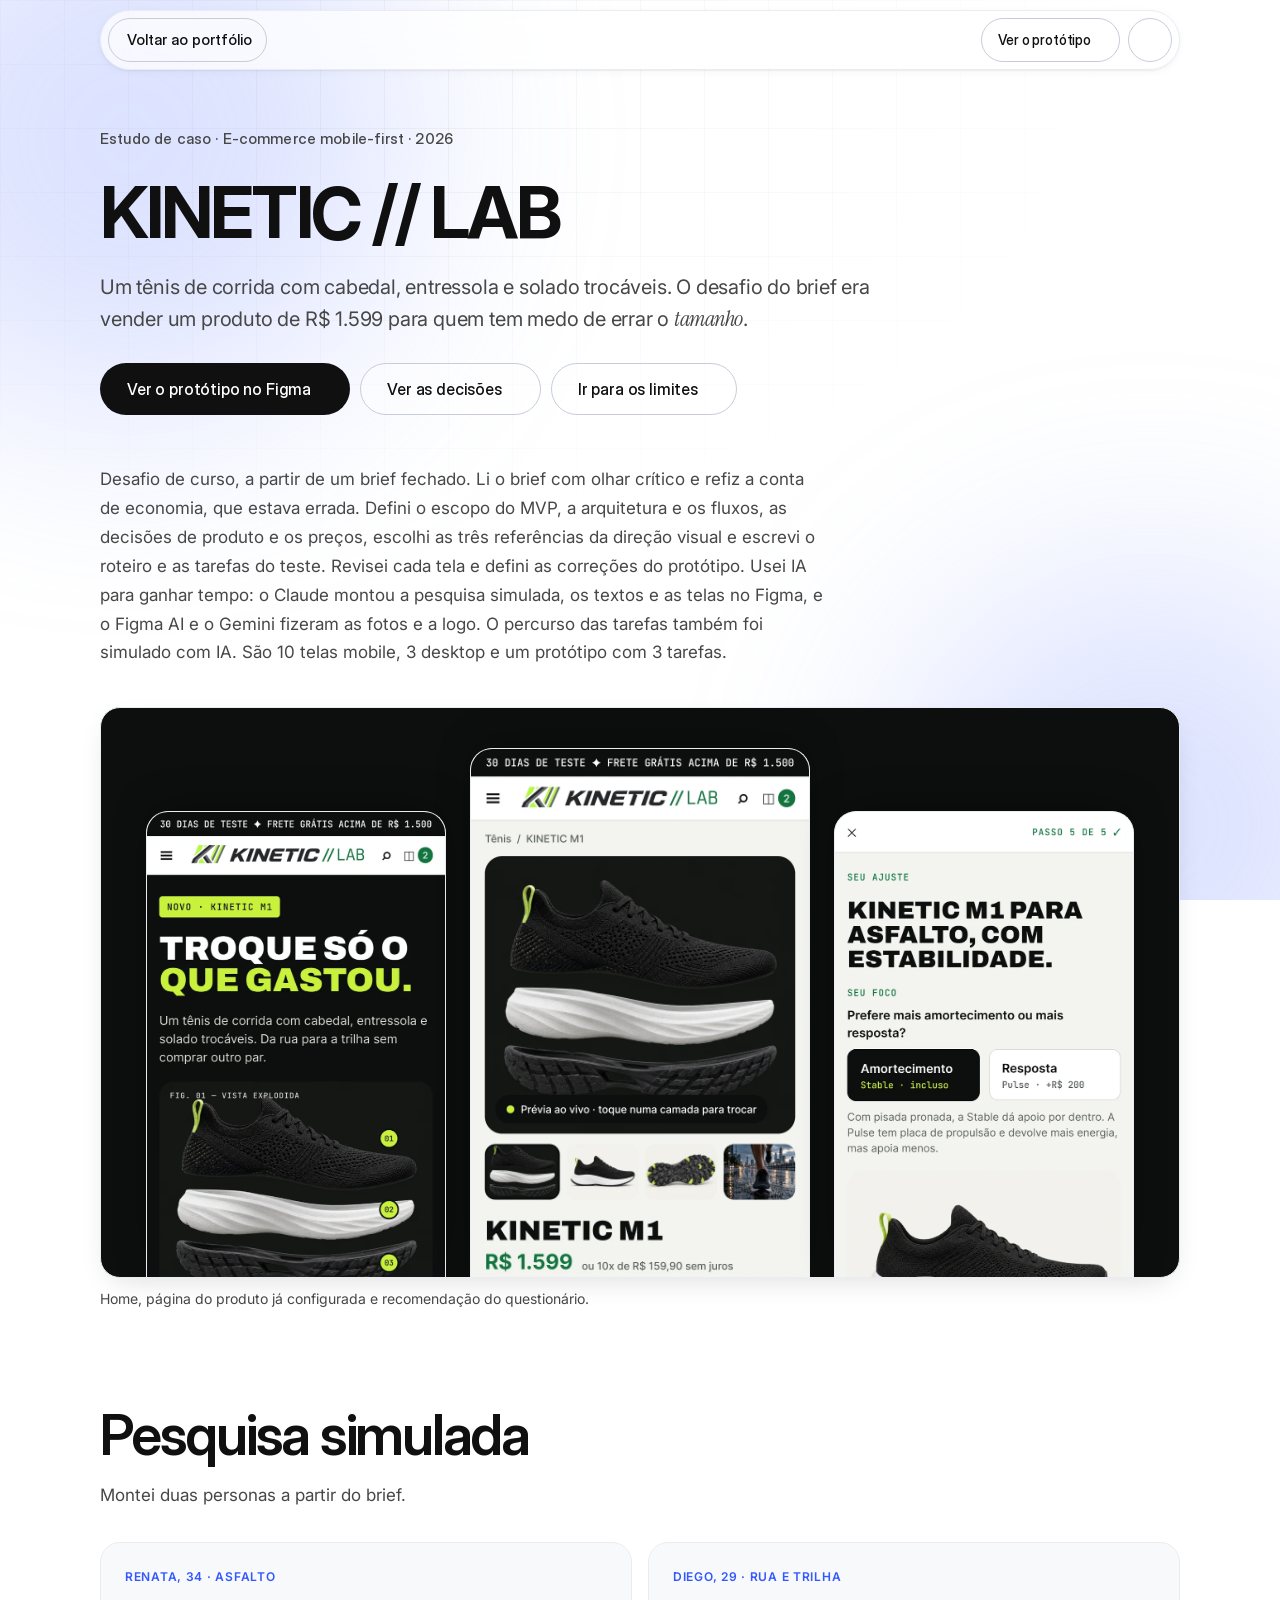
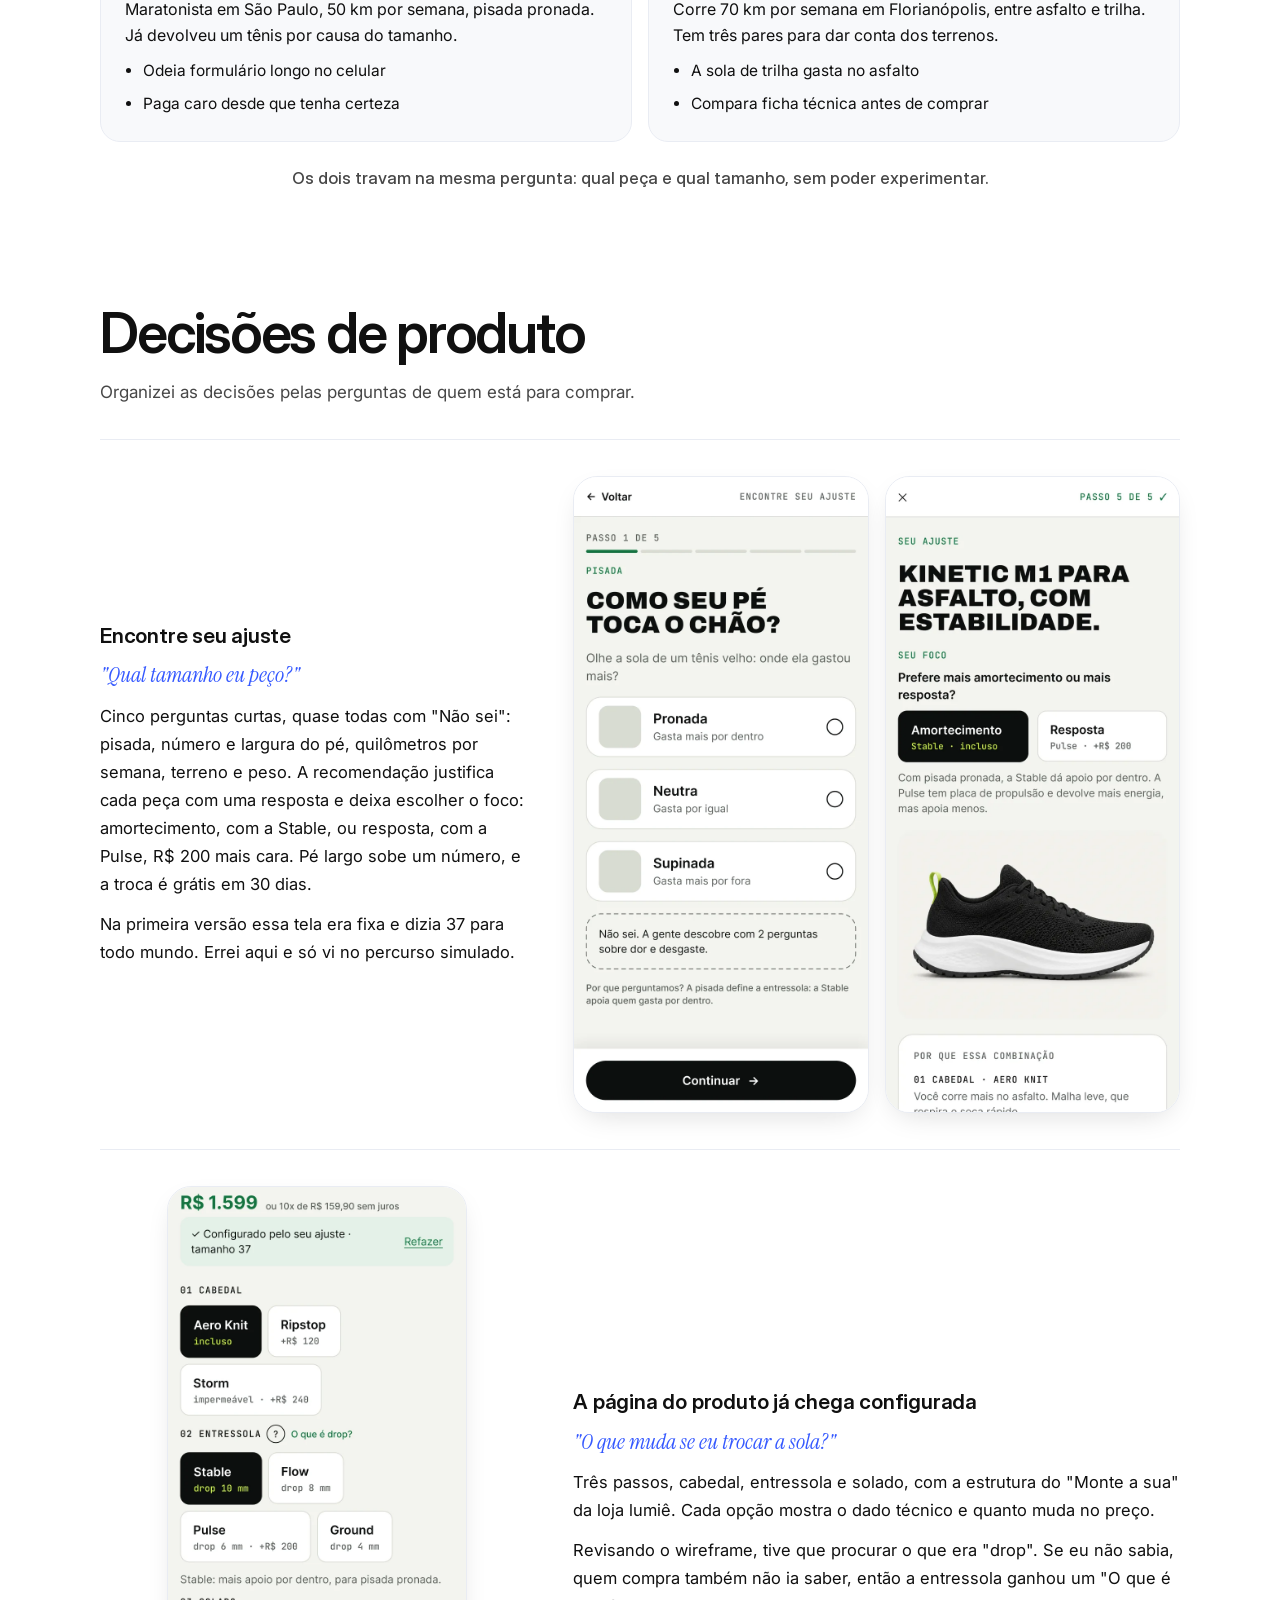
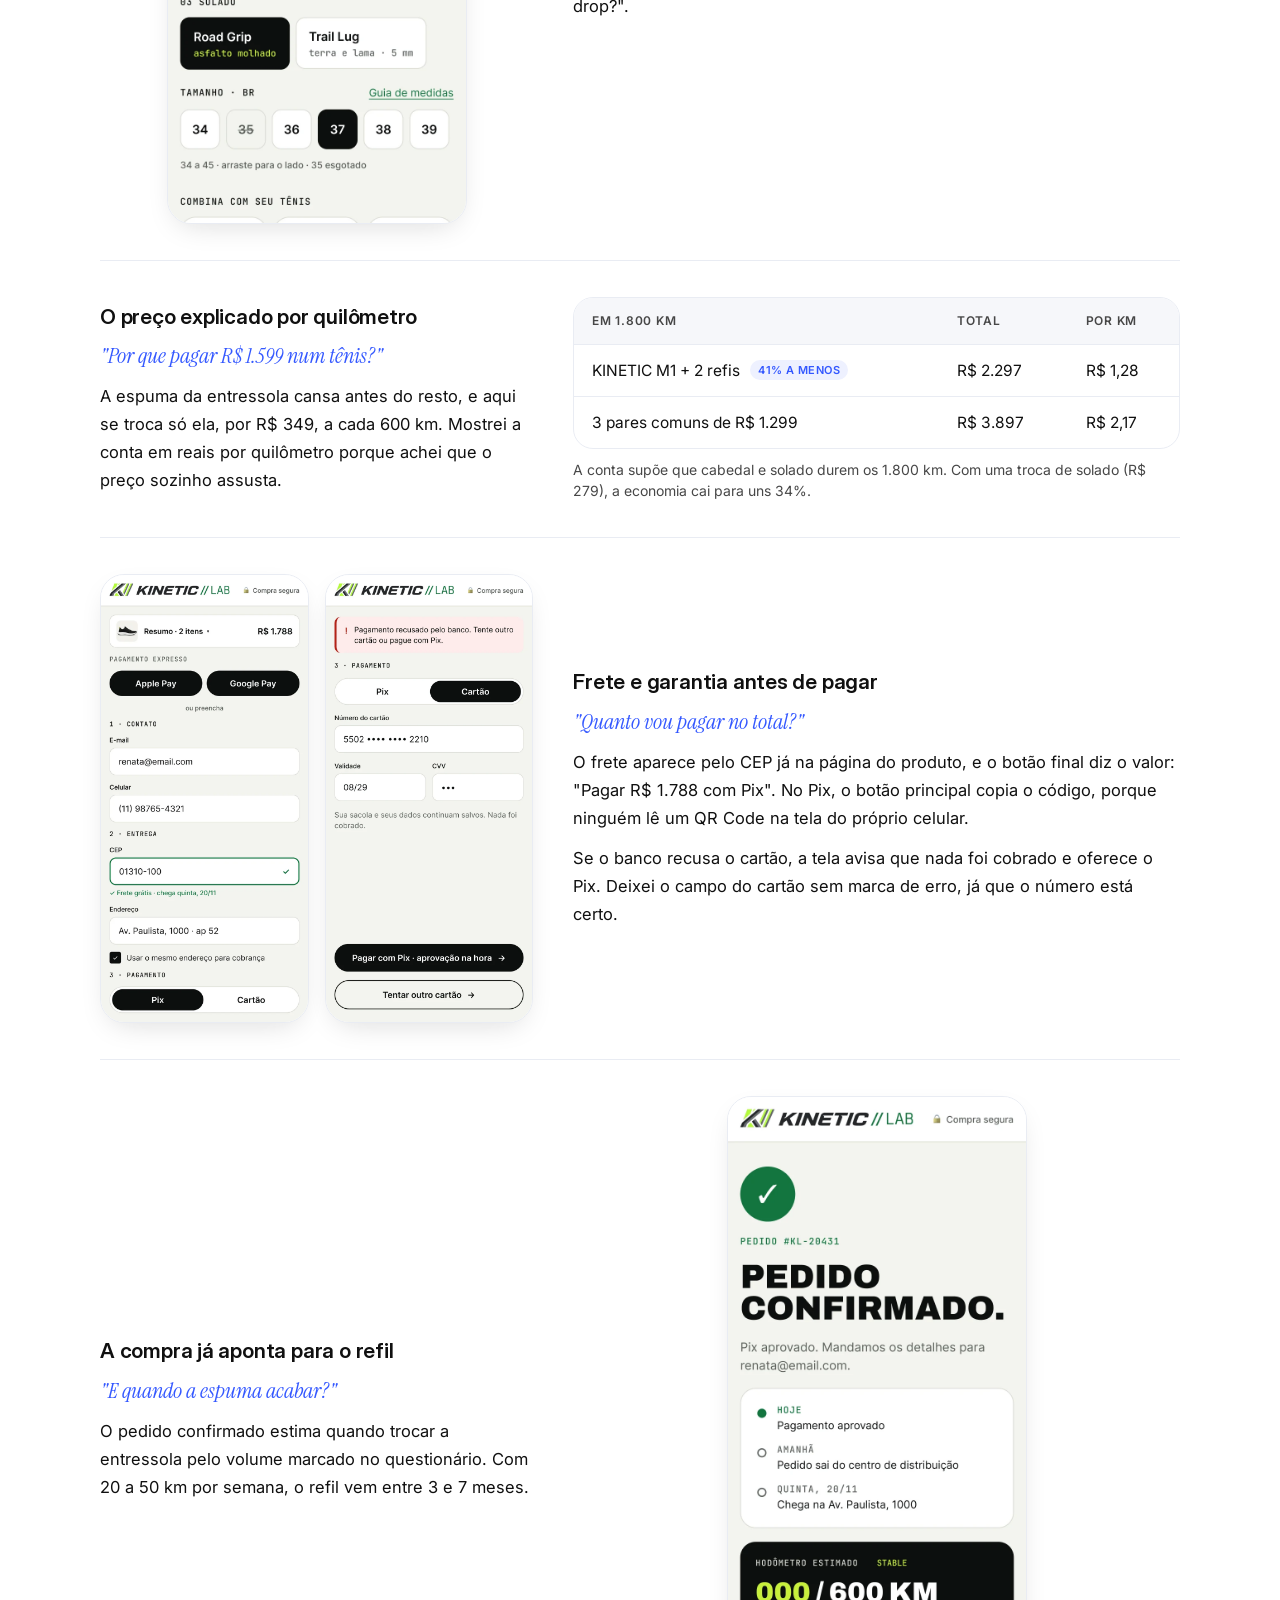
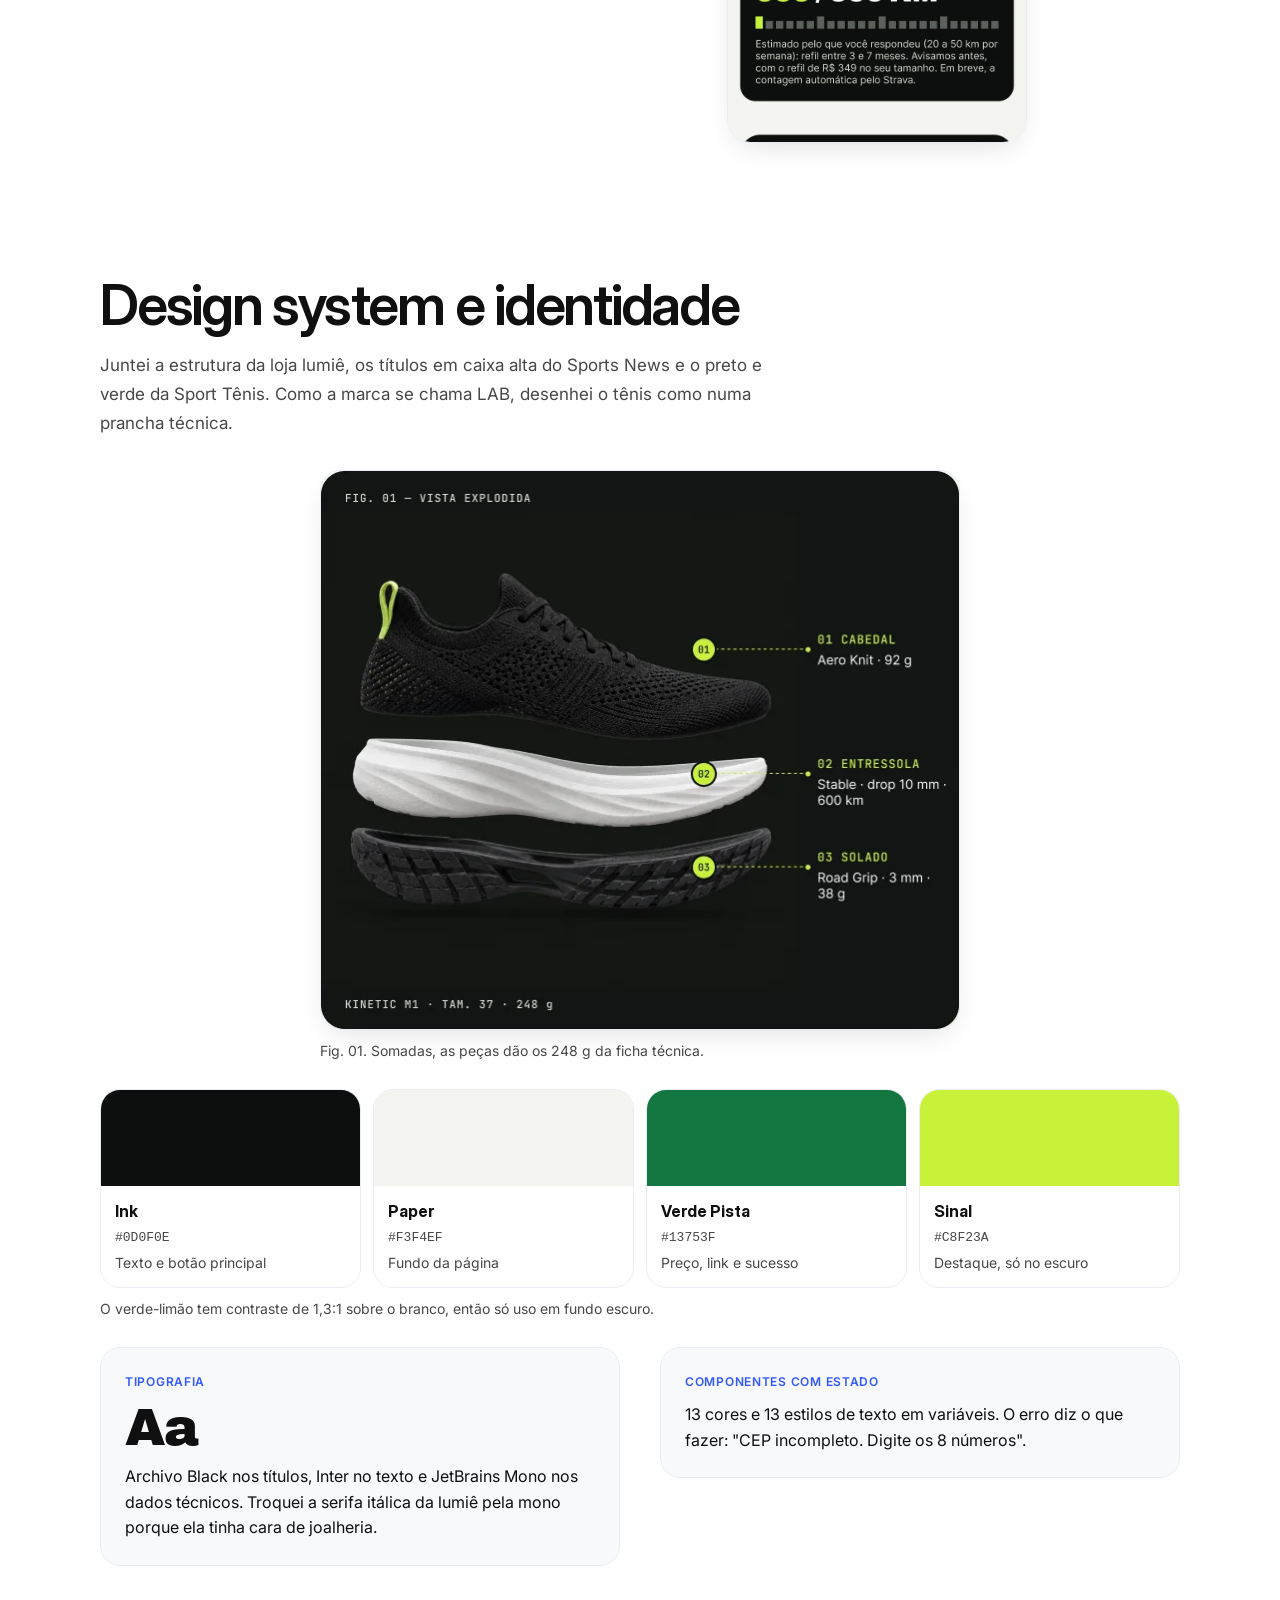
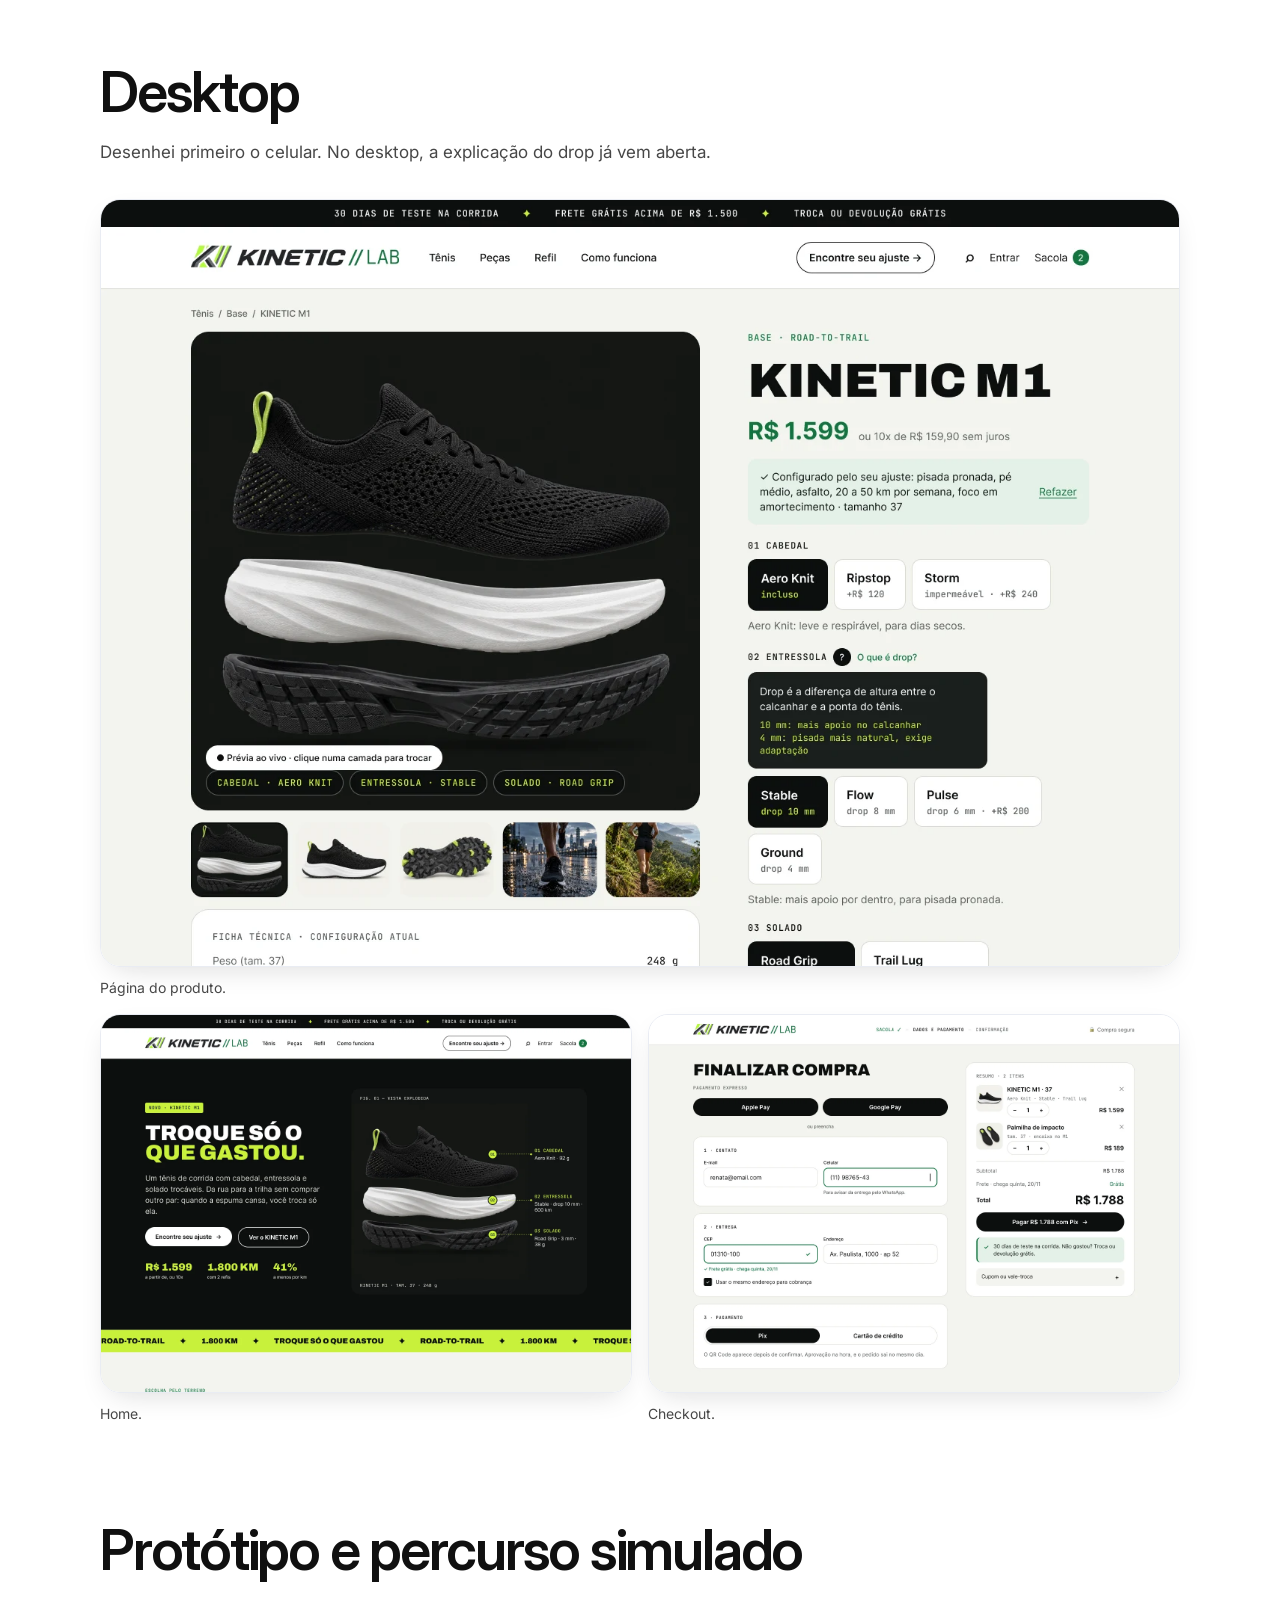
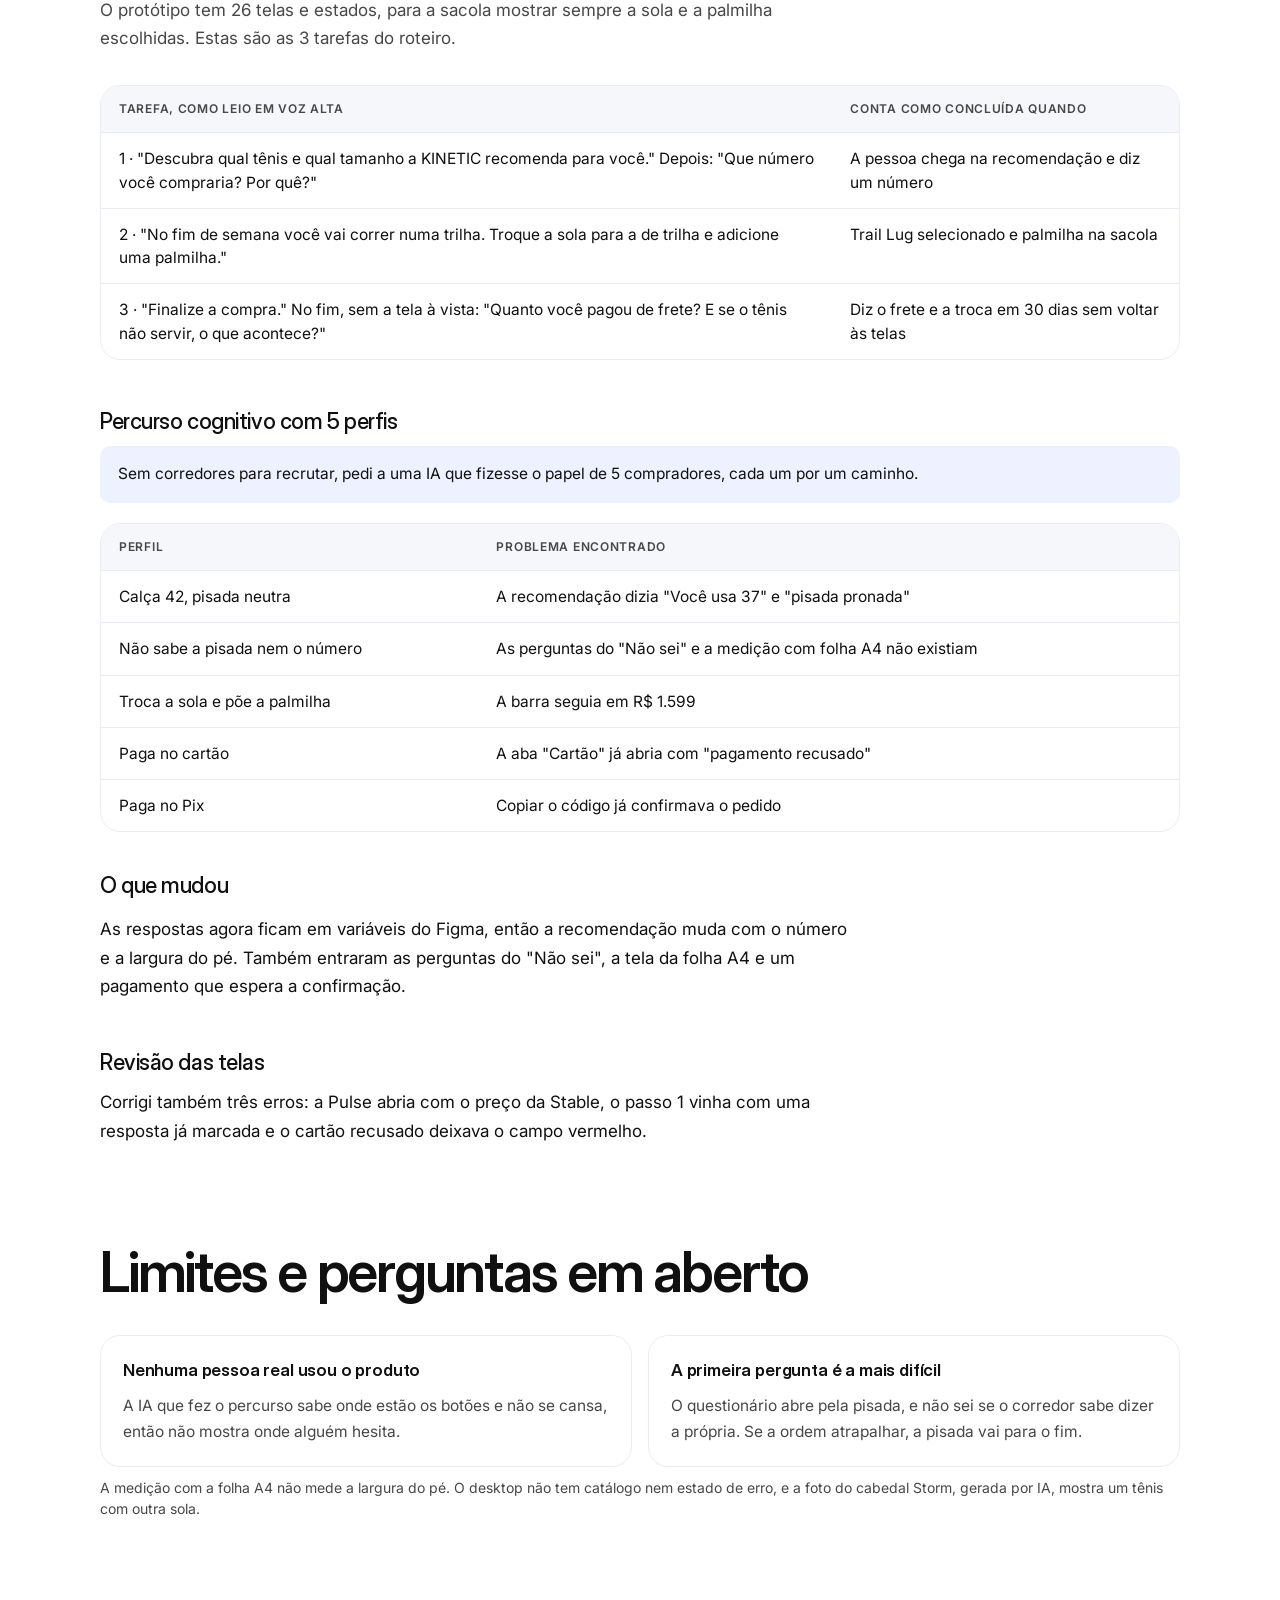
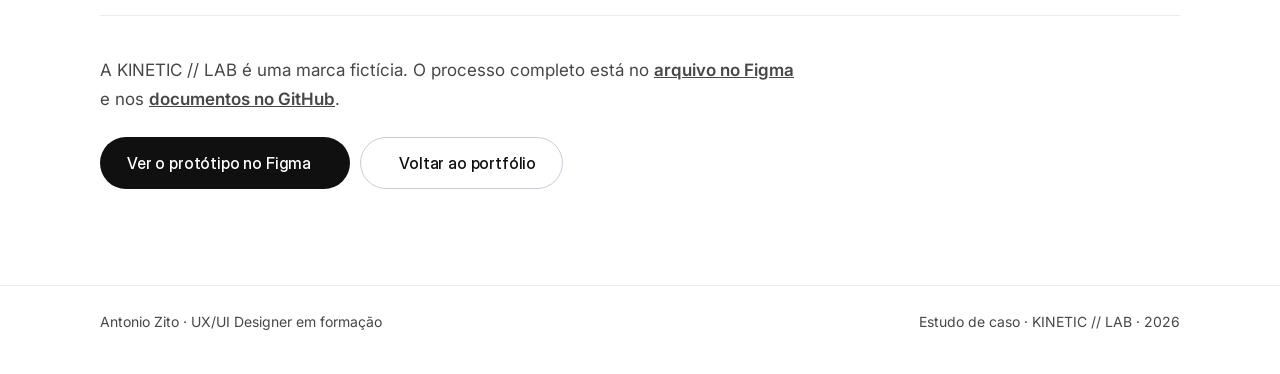
<file: estudo-de-caso-kineticlab.html>
<!DOCTYPE html>
<html lang="pt-BR">
<head>
<meta charset="utf-8">
<meta name="viewport" content="width=device-width, initial-scale=1, viewport-fit=cover">
<title>KINETIC // LAB · Estudo de caso · Antonio Zito</title>
<meta name="description" content="Estudo de caso do KINETIC // LAB: e-commerce mobile-first de um tênis de corrida modular. Leitura crítica do brief, questionário de ajuste, configurador, design system, protótipo, percurso cognitivo com perfis simulados e limites.">
<meta name="author" content="Antonio Zito Menezes do Desterro Junior">
<meta name="theme-color" content="#FFFFFF" id="metaTheme">
<meta name="color-scheme" content="light dark">
<script>
/* mesmo tema do portfólio: salvo ou o do sistema */
(function(){var t;try{t=localStorage.getItem("theme")}catch(e){}
if(t!=="dark"&&t!=="light")t=matchMedia("(prefers-color-scheme: dark)").matches?"dark":"light";
document.documentElement.dataset.theme=t;document.getElementById("metaTheme").content=t==="dark"?"#0A0B0F":"#FFFFFF";})();
addEventListener("pagereveal",function(e){if(e.viewTransition)document.documentElement.classList.add("vt-arrive");});
addEventListener("pageswap",function(e){if(!e.viewTransition)return;
document.querySelectorAll(".hero-media .shot,.intro h1").forEach(function(el){el.style.viewTransitionName="none";});});
addEventListener("pageshow",function(e){if(e.persisted)document.querySelectorAll(".hero-media .shot,.intro h1").forEach(function(el){el.style.viewTransitionName="";});});
</script>
<meta property="og:type" content="article">
<meta property="og:locale" content="pt_BR">
<meta property="og:title" content="KINETIC // LAB · Estudo de caso">
<meta property="og:description" content="Um tênis de corrida com peças trocáveis e um site para quem tem medo de errar o tamanho.">
<meta property="og:image" content="https://portfoliozitomenezes.vercel.app/assets/projects/kineticlab-case/og.jpg">
<meta property="og:url" content="https://portfoliozitomenezes.vercel.app/estudo-de-caso-kineticlab.html">
<link rel="canonical" href="https://portfoliozitomenezes.vercel.app/estudo-de-caso-kineticlab.html">
<!-- Tokens: fonte única (cores, tipo, espaço, raio, sombra, movimento) -->
<link rel="stylesheet" href="css/tokens.css">
<link rel="stylesheet" href="css/components.css">

<link rel="preload" href="assets/ds/fonts/inter-display-600.woff2" as="font" type="font/woff2" crossorigin>
<link rel="preconnect" href="https://fonts.googleapis.com">
<link rel="preconnect" href="https://fonts.gstatic.com" crossorigin>
<link href="https://fonts.googleapis.com/css2?family=Archivo+Black&family=Inter:wght@400;500;600;700&family=Instrument+Serif:ital@0;1&display=swap" rel="stylesheet">
<script src="assets/ds/js/iconify-icon.min.js"></script>

<style>
@font-face{font-family:"Inter Display";src:url("assets/ds/fonts/inter-display-500.woff2") format("woff2");font-weight:500;font-display:swap}
@font-face{font-family:"Inter Display";src:url("assets/ds/fonts/inter-display-600.woff2") format("woff2");font-weight:600;font-display:swap}
@font-face{font-family:"Inter Display";src:url("assets/ds/fonts/inter-display-700.woff2") format("woff2");font-weight:700;font-display:swap}


*,*::before,*::after{box-sizing:border-box}
html{scroll-behavior:smooth;-webkit-text-size-adjust:100%}
body{margin:0;background:var(--background);color:var(--foreground);font-family:var(--font-body);font-size:17px;line-height:1.7;-webkit-font-smoothing:antialiased;overflow-x:hidden}
img,video{max-width:100%;display:block}
a{color:inherit}
::selection{background:var(--brand);color:var(--on-color)}
:focus-visible{outline:2px solid var(--brand);outline-offset:3px;border-radius:8px}
.serif{font-family:var(--font-serif);font-style:italic;font-weight:400;letter-spacing:-.02em}
.sr-only{position:absolute;width:1px;height:1px;overflow:hidden;clip:rect(0 0 0 0);white-space:nowrap}
.skip-link{position:fixed;left:16px;top:-60px;z-index:3000;background:var(--ink);color:var(--white);padding:10px 16px;border-radius:var(--r-pill);text-decoration:none;font-weight:500;transition:top .3s var(--ease-out)}
.skip-link:focus{top:16px}

/* Topo */
.topbar{position:sticky;top:0;z-index:100;background:color-mix(in srgb,var(--background) 82%,transparent);backdrop-filter:blur(14px);-webkit-backdrop-filter:blur(14px);border-bottom:1px solid var(--mist)}
.topbar-in{max-width:calc(var(--max) + 2*var(--gutter));margin:0 auto;padding:12px var(--gutter);display:flex;align-items:center;justify-content:space-between;gap:12px}
.back{display:inline-flex;align-items:center;gap:8px;text-decoration:none;font-family:var(--font-display);font-weight:500;font-size:15px;padding:8px 14px 8px 10px;border-radius:var(--r-pill);border:1px solid var(--steel);transition:border-color .3s,background .3s}
.back:hover{border-color:var(--ink);background:var(--snow)}
.back{white-space:nowrap}.back .short{display:none}
@media (max-width:480px){.back .full{display:none}.back .short{display:inline}}
.top-right{display:flex;align-items:center;gap:8px}
/* Botões: .theme-btn e .btn-icon vêm de css/components.css (ajustes de contexto mais abaixo) */

/* Layout */
.wrap{width:100%;max-width:calc(var(--max) + 2*var(--gutter));margin:0 auto;padding:0 var(--gutter)}
main{display:flex;flex-direction:column;gap:96px;padding:56px 0 96px}
@media (max-width:640px){main{gap:72px;padding-top:36px}}
section{scroll-margin-top:90px}
.eyebrow{display:inline-flex;align-items:center;gap:8px;font-size:12.5px;line-height:1;font-weight:600;letter-spacing:.06em;text-transform:uppercase;color:var(--accent)}
h1,h2,h3{font-family:var(--font-display);margin:0;text-wrap:balance}
h1{font-weight:700;font-size:var(--fs-h1);line-height:1.05;letter-spacing:-.04em}
h2{font-weight:600;font-size:var(--fs-h2);line-height:1.1;letter-spacing:-.04em}
h3{font-weight:500;font-size:var(--fs-h5);line-height:1.2;letter-spacing:-.02em}
p{margin:0}
.lead{font-size:var(--fs-body-lg);color:var(--graphite);max-width:60ch;line-height:1.6;letter-spacing:-.01em}
.muted{color:var(--graphite)}
.prose{display:flex;flex-direction:column;gap:16px;max-width:68ch}
.sec-head{display:flex;flex-direction:column;gap:14px;margin-bottom:32px}
.sec-head .num{font-family:var(--font-display);font-weight:500;color:var(--graphite);font-size:15px;letter-spacing:.02em}
.sec-head p{max-width:64ch;color:var(--graphite)}

/* Abertura */
.intro{display:flex;flex-direction:column;gap:22px}
.intro-actions{display:flex;flex-wrap:wrap;gap:10px;margin-top:6px}
.facts{display:grid;grid-template-columns:repeat(4,minmax(0,1fr));gap:0;border:1px solid var(--mist);border-radius:var(--r-md);margin-top:18px;overflow:hidden}
.facts div{padding:18px 20px;border-left:1px solid var(--mist);display:flex;flex-direction:column;gap:6px;min-width:0}
.facts div:first-child{border-left:0}
.facts dt{font-size:12px;font-weight:600;letter-spacing:.06em;text-transform:uppercase;color:var(--graphite)}
.facts dd{margin:0;font-size:15px;line-height:1.45}
@media (max-width:820px){.facts{grid-template-columns:repeat(2,minmax(0,1fr))}.facts div:nth-child(3){border-left:0}.facts div:nth-child(n+3){border-top:1px solid var(--mist)}}
@media (max-width:420px){.facts{grid-template-columns:minmax(0,1fr)}.facts div{border-left:0}.facts div+div{border-top:1px solid var(--mist)}}

/* Mídia */
.shot{margin:0;border-radius:var(--r-md);overflow:hidden;border:1px solid var(--mist);background:var(--snow);box-shadow:var(--sh-md)}
.shot img,.shot video{width:100%;height:auto}
figcaption,.cap{font-size:14px;color:var(--graphite);line-height:1.5;margin-top:10px}
figure{margin:0}
.hero-media{margin-top:40px}

/* Resumo */
.tldr{display:grid;grid-template-columns:repeat(3,minmax(0,1fr));gap:16px}
@media (max-width:820px){.tldr{grid-template-columns:minmax(0,1fr)}}
.card{background:var(--snow);border:1px solid var(--mist);border-radius:var(--r-md);padding:24px;display:flex;flex-direction:column;gap:10px;min-width:0}
.card .k{font-size:12px;font-weight:600;letter-spacing:.06em;text-transform:uppercase;color:var(--accent)}
.card p{font-size:16px;line-height:1.6}
.big{font-family:var(--font-display);font-weight:600;font-size:44px;letter-spacing:-.04em;line-height:1}
.big small{font-size:18px;font-weight:500;letter-spacing:-.01em;color:var(--graphite);margin-left:6px}

/* Duas colunas */
.split{display:grid;grid-template-columns:minmax(0,1fr) minmax(0,1fr);gap:40px;align-items:start}
@media (max-width:820px){.split{grid-template-columns:minmax(0,1fr);gap:24px}}
.quote{border-left:3px solid var(--brand);padding:4px 0 4px 20px;font-family:var(--font-display);font-weight:500;font-size:clamp(20px,2.6vw,26px);line-height:1.35;letter-spacing:-.02em}
.note{background:var(--brand-tint);border-radius:var(--r-sm);padding:16px 18px;font-size:15.5px;line-height:1.6}
.note b{color:var(--accent)}

/* Referências */
.refs{display:grid;grid-template-columns:repeat(2,minmax(0,1fr));gap:16px}
@media (max-width:820px){.refs{grid-template-columns:minmax(0,1fr)}}
.refs ul{margin:0;padding-left:18px;display:flex;flex-direction:column;gap:6px;font-size:15.5px}
.plus{display:flex;align-items:center;justify-content:center;gap:14px;margin:22px 0 14px;font-family:var(--font-display);font-weight:500;color:var(--graphite);flex-wrap:wrap;text-align:center}
.plus b{color:var(--ink)}
.steps{list-style:none;margin:24px 0 0;padding:0;display:grid;grid-template-columns:repeat(4,minmax(0,1fr));gap:12px;counter-reset:s}
@media (max-width:820px){.steps{grid-template-columns:minmax(0,1fr)}}
.steps li{counter-increment:s;border:1px solid var(--mist);border-radius:var(--r-md);padding:18px;font-size:15px;line-height:1.55;display:flex;flex-direction:column;gap:8px}
.steps li::before{content:counter(s);width:30px;height:30px;border-radius:50%;display:grid;place-items:center;background:var(--ink);color:var(--white);font-family:var(--font-display);font-weight:600;font-size:14px}
.steps .who{font-size:12px;font-weight:600;letter-spacing:.06em;text-transform:uppercase;color:var(--graphite)}

/* Estrutura */
.flow{list-style:none;margin:0 0 40px;padding:0;display:grid;grid-template-columns:repeat(6,minmax(0,1fr));gap:8px}
@media (max-width:900px){.flow{grid-template-columns:repeat(2,minmax(0,1fr))}}
.flow li{border:1px solid var(--mist);border-radius:14px;padding:14px;display:flex;flex-direction:column;gap:4px;min-width:0}
.flow .n{font-family:var(--font-display);font-weight:600;font-size:13px;color:var(--accent)}
.flow .t{font-family:var(--font-display);font-weight:600;font-size:15px;line-height:1.25}
.flow .q{font-size:13.5px;color:var(--graphite);line-height:1.4}
.part{display:grid;grid-template-columns:minmax(0,5fr) minmax(0,7fr);gap:40px;align-items:center;padding:36px 0;border-top:1px solid var(--mist)}
.part.alt .part-text{order:2}
@media (max-width:820px){.part{grid-template-columns:minmax(0,1fr);gap:20px}.part.alt .part-text{order:0}}
.part-text{display:flex;flex-direction:column;gap:12px}
.part-text .q{font-family:var(--font-serif);font-style:italic;font-size:22px;color:var(--accent);line-height:1.3}
.part-text p{font-size:16.5px}
.tag{display:inline-flex;align-self:flex-start;align-items:center;gap:6px;font-size:12.5px;font-weight:600;padding:5px 10px;border-radius:var(--r-pill);background:var(--snow);border:1px solid var(--mist);color:var(--graphite)}
.part-title{font-family:var(--font-display);font-size:21px;font-weight:600;line-height:1.25;letter-spacing:-.01em;color:var(--ink);margin:0}
.kicker{font-family:var(--font-display);font-size:15px;font-weight:500;letter-spacing:.01em;color:var(--graphite);margin:0}
.pair{display:grid;grid-template-columns:minmax(0,3fr) minmax(0,1fr);gap:16px;align-items:end}
@media (max-width:560px){.pair{grid-template-columns:minmax(0,1fr)}}

/* Design system */
.swatches{display:grid;grid-template-columns:repeat(4,minmax(0,1fr));gap:12px}
@media (max-width:720px){.swatches{grid-template-columns:repeat(2,minmax(0,1fr))}}
.sw{border:1px solid var(--mist);border-radius:var(--r-md);overflow:hidden}
.sw i{display:block;height:96px}
.sw div{padding:12px 14px;display:flex;flex-direction:column;gap:2px;font-size:14px}
.sw b{font-family:var(--font-display);font-size:16px}
.sw code{font-size:13px;color:var(--graphite)}
.fonts{display:grid;grid-template-columns:repeat(3,minmax(0,1fr));gap:12px;margin-top:12px}
@media (max-width:720px){.fonts{grid-template-columns:minmax(0,1fr)}}
.font{border:1px solid var(--mist);border-radius:var(--r-md);padding:20px;display:flex;flex-direction:column;gap:6px}
.font .aa{font-size:52px;line-height:1;margin-bottom:6px;color:var(--ink)}
.font span{font-size:13px;font-weight:600;letter-spacing:.06em;text-transform:uppercase;color:var(--graphite)}
.font p{font-size:15px;color:var(--graphite)}

/* Tabelas */
.table-wrap{border:1px solid var(--mist);border-radius:var(--r-md);overflow-x:auto}
table{width:100%;border-collapse:collapse;font-size:15.5px;line-height:1.5}
th,td{text-align:left;padding:14px 18px;border-top:1px solid var(--mist);vertical-align:top}
thead th{border-top:0;font-size:12px;font-weight:600;letter-spacing:.06em;text-transform:uppercase;color:var(--graphite);background:var(--snow)}
td.before{color:var(--graphite);text-decoration:line-through;text-decoration-color:color-mix(in srgb,var(--no) 60%,transparent)}
.res{display:inline-flex;align-items:center;gap:6px;font-size:13px;font-weight:600;padding:4px 10px;border-radius:var(--r-pill);white-space:nowrap}
.res.ok{background:var(--ok-soft);color:var(--ok)}
.res.no{background:var(--no-soft);color:var(--no)}
@media (max-width:640px){
  .stack thead{display:none}
  .stack tr{display:block;padding:14px 16px;border-top:1px solid var(--mist)}
  .stack tr:first-child{border-top:0}
  .stack td{display:block;border:0;padding:4px 0}
}

/* Vídeo */
.frames{display:grid;grid-template-columns:minmax(0,1fr) auto minmax(0,1fr);gap:14px;align-items:center}
.frames .arrow{font-size:22px;color:var(--graphite)}
@media (max-width:640px){.frames{grid-template-columns:minmax(0,1fr)}.frames .arrow{justify-self:center;transform:rotate(90deg)}}

/* Aprendizados */
.learn{display:grid;grid-template-columns:repeat(2,minmax(0,1fr));gap:16px;margin-top:28px}
@media (max-width:720px){.learn{grid-template-columns:minmax(0,1fr)}}
.learn .card iconify-icon{font-size:24px;color:var(--accent)}
.next{list-style:none;margin:16px 0 0;padding:0;display:flex;flex-direction:column;gap:10px}
.next li{display:flex;gap:12px;align-items:flex-start;font-size:16px}
.next iconify-icon{flex:none;margin-top:4px;color:var(--accent)}

/* Fim */
.end{border-top:1px solid var(--mist);padding-top:40px;display:flex;flex-direction:column;gap:18px;align-items:flex-start}
.end p{max-width:64ch}
footer{border-top:1px solid var(--mist);padding:24px 0 40px;font-size:14px;color:var(--graphite)}
footer .wrap{display:flex;flex-wrap:wrap;justify-content:space-between;gap:10px}

/* Entrada suave */
.rv{opacity:0;transform:translateY(18px);transition:opacity .9s var(--ease-out),transform .9s var(--ease-out)}
.rv.in{opacity:1;transform:none}
@media (prefers-reduced-motion:reduce){html{scroll-behavior:auto}.rv{opacity:1;transform:none;transition:none}}

/* Transição entre páginas (portfólio <-> estudo de caso). Mesmo bloco no index.html.
   A imagem e o título do card no portfólio "viajam" até estes dois elementos. */
.hero-media .shot{view-transition-name:case-media}
.intro h1{view-transition-name:case-title}
/* chegando por transição: título e imagem já visíveis (a transição faz a entrada) */
.vt-arrive .intro.rv,.vt-arrive .hero-media.rv{opacity:1;transform:none;transition:none}
@media (prefers-reduced-motion:no-preference){@view-transition{navigation:auto}}
::view-transition-group(*){animation-duration:.7s;animation-timing-function:cubic-bezier(.2,.8,.2,1)}
::view-transition-old(root){animation:vt-out .35s cubic-bezier(.4,0,1,1) both}
::view-transition-new(root){animation:vt-in .6s cubic-bezier(.2,.8,.2,1) .12s both}
@keyframes vt-out{to{opacity:0;transform:scale(.985)}}
@keyframes vt-in{from{opacity:0;transform:translateY(24px)}}
::view-transition-old(case-media),::view-transition-new(case-media){width:100%;height:100%;object-fit:cover;overflow:clip}
::view-transition-image-pair(case-media){border-radius:20px;overflow:clip}
::view-transition-old(case-title),::view-transition-new(case-title){width:auto;height:100%}


/* EasyLog: telas de celular, palco da abertura e tabelas de preço */
.stage{border-radius:var(--r-md);background:#092F4E;padding:40px 24px 0;display:flex;justify-content:center;align-items:flex-end;gap:20px;overflow:hidden;border:1px solid var(--mist);box-shadow:var(--sh-md)}
.stage .phone{width:min(240px,30%);flex:none;border-radius:22px 22px 0 0;border-bottom:0;box-shadow:0 -10px 40px -10px rgba(0,0,0,.45)}
.stage .phone:nth-child(2){width:min(270px,34%)}
@media (max-width:560px){.stage{padding:24px 12px 0;gap:8px}.stage .phone{border-radius:12px 12px 0 0}}
.phone{margin:0;border-radius:24px;overflow:hidden;border:1px solid var(--mist);background:#fff;box-shadow:var(--sh-md)}
.phone img{width:100%;height:auto}
.phones{display:grid;grid-template-columns:repeat(2,minmax(0,1fr));gap:16px;align-items:start}
.phones.three{grid-template-columns:repeat(3,minmax(0,1fr))}
@media (max-width:640px){.phones.three{grid-template-columns:repeat(2,minmax(0,1fr))}.phones.three figure:nth-child(3){display:none}}
.phones figcaption{margin-top:8px;font-size:13px}
.who-l,.who-m,.who-w{display:inline-block;width:8px;height:8px;border-radius:50%;margin-right:6px;vertical-align:1px}
.who-l{background:#F9991F}.who-m{background:#2DA66B}.who-w{background:#6B8BA8}
.legend{display:flex;flex-wrap:wrap;gap:18px;font-size:14px;color:var(--graphite);margin:-12px 0 24px}
.status{display:flex;flex-wrap:wrap;gap:8px;margin-top:14px}
.status span{font-size:13px;font-weight:600;padding:5px 12px;border-radius:var(--r-pill)}
.kw{font-family:var(--font-display);font-weight:700;letter-spacing:.08em;font-size:clamp(30px,5vw,44px);line-height:1;color:#092F4E;background:#fff;border:2px dashed #6B8BA8;border-radius:14px;padding:18px 20px;text-align:center}
.kw small{display:block;font-family:var(--font-body);font-size:11px;letter-spacing:.06em;font-weight:600;color:#494A50;margin-bottom:10px}
.price td:nth-child(n+2),.price th:nth-child(n+2){white-space:nowrap}
@media (max-width:640px){
  .price thead tr{display:block;padding:10px 16px;background:var(--snow)}
  .price thead th{display:block;padding:0;border:0;background:none}
  .price thead th:nth-child(n+2){display:none}
  .price tr{display:block;padding:12px 16px;border-top:1px solid var(--mist)}
  .price tbody tr:first-child{border-top:1px solid var(--mist)}
  .price td{display:flex;justify-content:space-between;gap:12px;border:0;padding:3px 0;white-space:normal}
  .price td:first-child{font-weight:600;padding-bottom:6px}
  .price td:nth-child(n+2)::before{content:attr(data-l);font-size:13px;color:var(--graphite)}
}
.flag{display:inline-block;font-size:11px;font-weight:600;letter-spacing:.04em;text-transform:uppercase;padding:2px 8px;border-radius:var(--r-pill);background:var(--brand-tint);color:var(--accent);margin-left:6px;vertical-align:2px}
.open{list-style:none;margin:0;padding:0;display:grid;grid-template-columns:repeat(2,minmax(0,1fr));gap:16px}
@media (max-width:720px){.open{grid-template-columns:minmax(0,1fr)}}
.open li{border:1px solid var(--mist);border-radius:var(--r-md);padding:20px 22px;display:flex;flex-direction:column;gap:8px}
.open li b{font-family:var(--font-display);font-size:17px;font-weight:600;letter-spacing:-.01em}
.open li p{font-size:15.5px;color:var(--graphite)}
.open .lvl{align-self:flex-start;font-size:12px;font-weight:600;padding:3px 10px;border-radius:var(--r-pill)}
.lvl.alta{background:var(--no-soft);color:var(--no)}
.lvl.media{background:#FEF1DE;color:#9A4F06}
:root[data-theme="dark"] .lvl.media{background:#2E2210;color:#F9C46B}
/* KINETIC: palco escuro no lugar do marinho do EasyLog */
.stage{background:#0D0F0E}

/* =========================================================
   FAMÍLIA VISUAL DA HOME (mesmos elementos do index.html):
   fundo com grade e brilho, cabeçalho em pílula de vidro,
   pílulas de seção, cartões de vidro e o acento azul.
========================================================= */
.page-bg{position:fixed;inset:0;z-index:-1;pointer-events:none;overflow:hidden}
.page-bg .grid{position:absolute;inset:0;background-image:linear-gradient(to right,rgba(var(--fg-rgb),.045) 1px,transparent 1px),linear-gradient(to bottom,rgba(var(--fg-rgb),.045) 1px,transparent 1px);background-size:64px 64px;-webkit-mask-image:radial-gradient(ellipse 80% 70% at 30% 10%,#000 10%,transparent 75%);mask-image:radial-gradient(ellipse 80% 70% at 30% 10%,#000 10%,transparent 75%);animation:grid-pan 40s linear infinite}
.page-bg .blob{position:absolute;border-radius:50%;filter:blur(110px);opacity:var(--bg-blob);background:var(--blob)}
.page-bg .blob.a{width:44vw;height:44vw;max-width:680px;max-height:680px;top:-16%;left:-12%;animation:drift-a 24s var(--ease-inout) infinite alternate}
.page-bg .blob.b{width:40vw;height:40vw;max-width:620px;max-height:620px;bottom:-20%;right:-10%;animation:drift-b 28s var(--ease-inout) infinite alternate}
@keyframes grid-pan{to{background-position:64px 64px}}
@keyframes drift-a{to{transform:translate(8vw,6vh) scale(1.08)}}
@keyframes drift-b{to{transform:translate(-6vw,-8vh) scale(1.05)}}
@keyframes beam{from{background-position:200% 0}to{background-position:-200% 0}}

/* Cabeçalho: pílula de vidro flutuante, como a barra da home */
.topbar{position:sticky;top:0;z-index:100;padding:10px var(--gutter) 0;background:none;border:0;backdrop-filter:none;-webkit-backdrop-filter:none}
.topbar-in{max-width:var(--max);padding:7px;border-radius:var(--r-pill);background:rgba(var(--surface-rgb),.75);backdrop-filter:blur(16px) saturate(1.3);-webkit-backdrop-filter:blur(16px) saturate(1.3);border:1px solid var(--mist);box-shadow:var(--sh-sm)}
.btn-icon{width:44px;height:44px;color:var(--ink)}
.topbar .theme-btn{height:44px!important}
@media (max-width:380px){.topbar .top-right .theme-btn{display:none}}

/* Pílulas: o selo do topo e o número de cada seção seguem o .subtitle da home */
.eyebrow,.sec-head .num{position:relative;overflow:hidden;align-self:flex-start;display:inline-flex;align-items:center;gap:10px;font-family:var(--font-display);font-size:13px;font-weight:500;line-height:1;letter-spacing:.06em;text-transform:uppercase;color:var(--graphite);border:1px solid var(--steel);padding:9px 18px 9px 14px;border-radius:var(--r-pill);background:rgba(var(--surface-rgb),.55);backdrop-filter:blur(6px);-webkit-backdrop-filter:blur(6px)}
.eyebrow iconify-icon{font-size:16px;color:var(--accent)}
.sec-head .num::before{content:"";width:7px;height:7px;border-radius:50%;background:var(--accent)}
.eyebrow::after,.sec-head .num::after{content:"";position:absolute;inset:-1px;border-radius:inherit;padding:1px;background:var(--g-beam);background-size:200% 100%;-webkit-mask:linear-gradient(#000 0 0) content-box,linear-gradient(#000 0 0);-webkit-mask-composite:xor;mask-composite:exclude;animation:beam 4s linear infinite;pointer-events:none}

/* Cartões e blocos de vidro sobre o fundo */
.card{background:rgba(var(--card-rgb),.72);backdrop-filter:blur(12px);-webkit-backdrop-filter:blur(12px)}
.facts,.table-wrap,.open li,.steps li,.flow li,.font,.sw{background:rgba(var(--surface-rgb),.6)}
.theme-btn--outline{background:rgba(var(--surface-rgb),.4)}
.lead .serif{font-size:1.1em;line-height:1}

/* Imagens */
.shot:not(.stage){background:transparent}
.plus{display:block}
.stage{padding:40px 24px 0;gap:24px}
.stage .phone{width:min(300px,30%);aspect-ratio:9/14;object-fit:cover;object-position:50% 0}
.stage .phone:nth-child(2){width:min(340px,34%)}
.stage .phone.from-bottom{object-position:50% 100%}
@media (max-width:560px){.stage{padding:20px 10px 0;gap:8px}}
.fig-natural{max-width:640px;margin-inline:auto}
.part.stacked{grid-template-columns:minmax(0,1fr);gap:24px}
.part.stacked .phones{grid-template-columns:repeat(2,minmax(0,300px));justify-content:center}
.part.stacked .pair{grid-template-columns:minmax(0,1fr) minmax(0,300px);align-items:end}
@media (max-width:560px){.part.stacked .pair{grid-template-columns:minmax(0,1fr)}}

/* Resumo em 30 segundos e conta do mês */
.tldr-title{font-size:clamp(20px,2.4vw,24px);letter-spacing:-.02em;margin-bottom:16px}
.tldr.four{grid-template-columns:repeat(2,minmax(0,1fr))}
@media (max-width:820px){.tldr.four{grid-template-columns:minmax(0,1fr)}}
.price.month tr.sum td{font-weight:600;border-top:2px solid var(--steel)}
@media (prefers-reduced-motion:reduce){.page-bg .grid,.page-bg .blob,.eyebrow::after,.sec-head .num::after{animation:none}}
</style>
</head>
<body>
<div class="page-bg" aria-hidden="true"><div class="grid"></div><div class="blob a"></div><div class="blob b"></div></div>
<a class="skip-link" href="#conteudo">Pular para o conteúdo</a>

<header class="topbar">
  <div class="topbar-in">
    <a class="back" href="index.html#projeto-kinetic"><iconify-icon icon="lucide:arrow-left"></iconify-icon><span class="full">Voltar ao portfólio</span><span class="short">Portfólio</span></a>
    <div class="top-right">
      <a class="theme-btn theme-btn--outline" href="https://www.figma.com/proto/WHFA16vy2gCG04ZnnqaNjX/?node-id=35-18&amp;starting-point-node-id=35%3A18&amp;scaling=scale-down-width&amp;content-scaling=fixed" target="_blank" rel="noopener" style="height:42px;padding:0 16px;font-size:14px">Ver o protótipo<iconify-icon icon="lucide:arrow-up-right"></iconify-icon><span class="sr-only">(abre em nova aba)</span></a>
      <button class="btn-icon" id="themeToggle" type="button" aria-label="Alternar tema claro e escuro"><iconify-icon icon="lucide:moon"></iconify-icon></button>
    </div>
  </div>
</header>

<main id="conteudo">

  <!-- ABERTURA -->
  <section class="wrap">
    <div class="intro rv">
      <p class="kicker">Estudo de caso · E-commerce mobile-first · 2026</p>
      <h1>KINETIC // LAB</h1>
      <p class="lead">Um tênis de corrida com cabedal, entressola e solado trocáveis. O desafio do brief era vender um produto de R$ 1.599 para quem tem medo de errar o <span class="serif">tamanho</span>.</p>
      <div class="intro-actions">
        <a class="theme-btn theme-btn--primary" href="https://www.figma.com/proto/WHFA16vy2gCG04ZnnqaNjX/?node-id=35-18&amp;starting-point-node-id=35%3A18&amp;scaling=scale-down-width&amp;content-scaling=fixed" target="_blank" rel="noopener">Ver o protótipo no Figma<iconify-icon icon="lucide:arrow-up-right"></iconify-icon><span class="sr-only">(abre em nova aba)</span></a>
        <a class="theme-btn theme-btn--outline" href="#decisoes">Ver as decisões<iconify-icon icon="lucide:arrow-down"></iconify-icon></a>
        <a class="theme-btn theme-btn--outline" href="#limites">Ir para os limites<iconify-icon icon="lucide:arrow-down"></iconify-icon></a>
      </div>
      <p class="muted" style="max-width:66ch;margin-top:28px">Desafio de curso, a partir de um brief fechado. Li o brief com olhar crítico e refiz a conta de economia, que estava errada. Defini o escopo do MVP, a arquitetura e os fluxos, as decisões de produto e os preços, escolhi as três referências da direção visual e escrevi o roteiro e as tarefas do teste. Revisei cada tela e defini as correções do protótipo. Usei IA para ganhar tempo: o Claude montou a pesquisa simulada, os textos e as telas no Figma, e o Figma AI e o Gemini fizeram as fotos e a logo. O percurso das tarefas também foi simulado com IA. São 10 telas mobile, 3 desktop e um protótipo com 3 tarefas.</p>
    </div>
    <figure class="hero-media rv">
      <div class="shot stage">
        <img class="phone" src="assets/projects/kineticlab-case/home.webp" width="360" height="779" alt="Home mobile: título Troque só o que gastou, a vista explodida do tênis com as três peças numeradas e o botão Encontre seu ajuste." fetchpriority="high">
        <img class="phone" src="assets/projects/kineticlab-case/pdp.webp" width="360" height="779" alt="Página do produto: foto do tênis com a prévia ao vivo, o título KINETIC M1, o preço de R$ 1.599 e o aviso de que o tênis já vem configurado pelo questionário, com o tamanho 37.">
        <img class="phone" src="assets/projects/kineticlab-case/recomendacao.webp" width="360" height="779" alt="Recomendação: KINETIC M1 para asfalto, com estabilidade, e o motivo de cada peça a partir das respostas.">
      </div>
      <figcaption>Home, página do produto já configurada e recomendação do questionário.</figcaption>
    </figure>
  </section>

  <!-- 01 PESQUISA -->
  <section class="wrap" id="pesquisa">
    <div class="sec-head rv"><h2>Pesquisa simulada</h2><p>Montei duas personas a partir do brief.</p></div>
    <div class="refs">
      <div class="card rv">
        <span class="k">Renata, 34 · asfalto</span>
        <p>Maratonista em São Paulo, 50 km por semana, pisada pronada. Já devolveu um tênis por causa do tamanho.</p>
        <ul>
          <li>Odeia formulário longo no celular</li>
          <li>Paga caro desde que tenha certeza</li>
        </ul>
      </div>
      <div class="card rv">
        <span class="k">Diego, 29 · rua e trilha</span>
        <p>Corre 70 km por semana em Florianópolis, entre asfalto e trilha. Tem três pares para dar conta dos terrenos.</p>
        <ul>
          <li>A sola de trilha gasta no asfalto</li>
          <li>Compara ficha técnica antes de comprar</li>
        </ul>
      </div>
    </div>
    <p class="plus rv">Os dois travam na mesma pergunta: qual peça e qual tamanho, sem poder experimentar.</p>
  </section>

  <!-- 02 DECISÕES -->
  <section class="wrap" id="decisoes">
    <div class="sec-head rv"><h2>Decisões de produto</h2><p>Organizei as decisões pelas perguntas de quem está para comprar.</p></div>

    <div class="part">
      <div class="part-text rv">
        <h3 class="part-title">Encontre seu ajuste</h3>
        <p class="q">"Qual tamanho eu peço?"</p>
        <p>Cinco perguntas curtas, quase todas com "Não sei": pisada, número e largura do pé, quilômetros por semana, terreno e peso. A recomendação justifica cada peça com uma resposta e deixa escolher o foco: amortecimento, com a Stable, ou resposta, com a Pulse, R$ 200 mais cara. Pé largo sobe um número, e a troca é grátis em 30 dias.</p>
        <p>Na primeira versão essa tela era fixa e dizia 37 para todo mundo. Errei aqui e só vi no percurso simulado.</p>
      </div>
      <div class="phones rv">
        <figure class="phone"><img src="assets/projects/kineticlab-case/quiz.webp" width="360" height="779" loading="lazy" alt="Questionário, passo 1 de 5: Como seu pé toca o chão, com as opções Pronada, Neutra, Supinada e Não sei, nenhuma marcada."></figure>
        <figure class="phone"><img src="assets/projects/kineticlab-case/recomendacao.webp" width="360" height="779" loading="lazy" alt="Recomendação: no topo, a escolha entre Amortecimento (Stable) e Resposta (Pulse, mais R$ 200), e abaixo a foto do tênis."></figure>
      </div>
    </div>

    <div class="part alt">
      <div class="part-text rv">
        <h3 class="part-title">A página do produto já chega configurada</h3>
        <p class="q">"O que muda se eu trocar a sola?"</p>
        <p>Três passos, cabedal, entressola e solado, com a estrutura do "Monte a sua" da loja lumiê. Cada opção mostra o dado técnico e quanto muda no preço.</p>
        <p>Revisando o wireframe, tive que procurar o que era "drop". Se eu não sabia, quem compra também não ia saber, então a entressola ganhou um "O que é drop?".</p>
      </div>
      <figure class="phone rv" style="max-width:300px;justify-self:center"><img src="assets/projects/kineticlab-case/pdp-configurador.webp" width="360" height="768" loading="lazy" alt="Configurador com Aero Knit, Stable drop 10 mm e Road Grip selecionados, e a grade de tamanhos de 34 a 45 com o 35 riscado."></figure>
    </div>

    <div class="part">
      <div class="part-text rv">
        <h3 class="part-title">O preço explicado por quilômetro</h3>
        <p class="q">"Por que pagar R$ 1.599 num tênis?"</p>
        <p>A espuma da entressola cansa antes do resto, e aqui se troca só ela, por R$ 349, a cada 600 km. Mostrei a conta em reais por quilômetro porque achei que o preço sozinho assusta.</p>
      </div>
      <div class="rv">
        <div class="table-wrap">
          <table class="price">
            <thead><tr><th scope="col">Em 1.800 km</th><th scope="col">Total</th><th scope="col">Por km</th></tr></thead>
            <tbody>
              <tr><td data-l="Opção">KINETIC M1 + 2 refis <span class="flag">41% a menos</span></td><td data-l="Total">R$ 2.297</td><td data-l="Por km">R$ 1,28</td></tr>
              <tr><td data-l="Opção">3 pares comuns de R$ 1.299</td><td data-l="Total">R$ 3.897</td><td data-l="Por km">R$ 2,17</td></tr>
            </tbody>
          </table>
        </div>
        <p class="cap">A conta supõe que cabedal e solado durem os 1.800 km. Com uma troca de solado (R$ 279), a economia cai para uns 34%.</p>
      </div>
    </div>

    <div class="part alt">
      <div class="part-text rv">
        <h3 class="part-title">Frete e garantia antes de pagar</h3>
        <p class="q">"Quanto vou pagar no total?"</p>
        <p>O frete aparece pelo CEP já na página do produto, e o botão final diz o valor: "Pagar R$ 1.788 com Pix". No Pix, o botão principal copia o código, porque ninguém lê um QR Code na tela do próprio celular.</p>
        <p>Se o banco recusa o cartão, a tela avisa que nada foi cobrado e oferece o Pix. Deixei o campo do cartão sem marca de erro, já que o número está certo.</p>
      </div>
      <div class="phones rv">
        <figure class="phone"><img src="assets/projects/kineticlab-case/checkout.webp" width="360" height="779" loading="lazy" alt="Checkout em uma tela: pagamento expresso, contato e entrega com CEP validado, frete grátis e chegada na quinta, 20/11."></figure>
        <figure class="phone"><img src="assets/projects/kineticlab-case/recusado.webp" width="360" height="779" loading="lazy" alt="Pagamento recusado: aviso em vermelho no topo, campos do cartão sem marca de erro e o botão preto Pagar com Pix."></figure>
      </div>
    </div>

    <div class="part">
      <div class="part-text rv">
        <h3 class="part-title">A compra já aponta para o refil</h3>
        <p class="q">"E quando a espuma acabar?"</p>
        <p>O pedido confirmado estima quando trocar a entressola pelo volume marcado no questionário. Com 20 a 50 km por semana, o refil vem entre 3 e 7 meses.</p>
      </div>
      <figure class="phone rv" style="max-width:300px;justify-self:center"><img src="assets/projects/kineticlab-case/confirmado.webp" width="360" height="779" loading="lazy" alt="Pedido confirmado com check branco em círculo verde, linha do tempo da entrega e hodômetro da entressola: 000 de 600 km, refil entre 3 e 7 meses."></figure>
    </div>
  </section>

  <!-- 04 DESIGN SYSTEM -->
  <section class="wrap" id="design-system">
    <div class="sec-head rv"><h2>Design system e identidade</h2><p>Juntei a estrutura da loja lumiê, os títulos em caixa alta do Sports News e o preto e verde da Sport Tênis. Como a marca se chama LAB, desenhei o tênis como numa prancha técnica.</p></div>
    <figure class="rv fig-natural"><div class="shot"><img src="assets/projects/kineticlab-case/fig01.webp" width="640" height="560" loading="lazy" alt="Figura técnica: vista explodida do tênis com 01 cabedal Aero Knit 92 g, 02 entressola Stable drop 10 mm e 600 km, 03 solado Road Grip 3 mm e 38 g."></div><figcaption>Fig. 01. Somadas, as peças dão os 248 g da ficha técnica.</figcaption></figure>

    <div class="swatches rv" style="margin-top:28px">
      <div class="sw"><i style="background:#0D0F0E"></i><div><b>Ink</b><code>#0D0F0E</code><span class="muted">Texto e botão principal</span></div></div>
      <div class="sw"><i style="background:#F3F4EF"></i><div><b>Paper</b><code>#F3F4EF</code><span class="muted">Fundo da página</span></div></div>
      <div class="sw"><i style="background:#13753F"></i><div><b>Verde Pista</b><code>#13753F</code><span class="muted">Preço, link e sucesso</span></div></div>
      <div class="sw"><i style="background:#C8F23A"></i><div><b>Sinal</b><code>#C8F23A</code><span class="muted">Destaque, só no escuro</span></div></div>
    </div>
    <p class="cap rv">O verde-limão tem contraste de 1,3:1 sobre o branco, então só uso em fundo escuro.</p>

    <div class="split" style="margin-top:28px">
      <div class="card rv">
        <span class="k">Tipografia</span>
        <p class="aa" style="font-family:'Archivo Black',Inter,sans-serif;font-weight:400;font-size:52px;line-height:1;letter-spacing:-.02em">Aa</p>
        <p>Archivo Black nos títulos, Inter no texto e JetBrains Mono nos dados técnicos. Troquei a serifa itálica da lumiê pela mono porque ela tinha cara de joalheria.</p>
      </div>
      <div class="card rv">
        <span class="k">Componentes com estado</span>
        <p>13 cores e 13 estilos de texto em variáveis. O erro diz o que fazer: "CEP incompleto. Digite os 8 números".</p>
      </div>
    </div>
  </section>

  <!-- 05 DESKTOP -->
  <section class="wrap" id="desktop">
    <div class="sec-head rv"><h2>Desktop</h2><p>Desenhei primeiro o celular. No desktop, a explicação do drop já vem aberta.</p></div>
    <figure class="rv"><div class="shot"><img src="assets/projects/kineticlab-case/desktop-pdp.webp" width="1440" height="1024" loading="lazy" alt="Página do produto no desktop: vista explodida à esquerda com camadas clicáveis e, à direita, os passos Cabedal, Entressola com a explicação do drop aberta e Solado."></div><figcaption>Página do produto.</figcaption></figure>
    <div class="split" style="margin-top:16px;gap:16px">
      <figure class="rv"><div class="shot"><img src="assets/projects/kineticlab-case/desktop-home.webp" width="1440" height="1024" loading="lazy" alt="Home no desktop: título Troque só o que gastou, a figura técnica do tênis e os números R$ 1.599, 1.800 km e 41%."></div><figcaption>Home.</figcaption></figure>
      <figure class="rv"><div class="shot"><img src="assets/projects/kineticlab-case/desktop-checkout.webp" width="1440" height="1024" loading="lazy" alt="Checkout no desktop: formulário em blocos à esquerda e resumo com itens, frete e total à direita."></div><figcaption>Checkout.</figcaption></figure>
    </div>
  </section>

  <!-- 06 TESTE -->
  <section class="wrap" id="teste">
    <div class="sec-head rv"><h2>Protótipo e percurso simulado</h2><p>O protótipo tem 26 telas e estados, para a sacola mostrar sempre a sola e a palmilha escolhidas. Estas são as 3 tarefas do roteiro.</p></div>
    <div class="table-wrap rv">
      <table class="stack">
        <thead><tr><th scope="col">Tarefa, como leio em voz alta</th><th scope="col">Conta como concluída quando</th></tr></thead>
        <tbody>
          <tr><td>1 · "Descubra qual tênis e qual tamanho a KINETIC recomenda para você." Depois: "Que número você compraria? Por quê?"</td><td>A pessoa chega na recomendação e diz um número</td></tr>
          <tr><td>2 · "No fim de semana você vai correr numa trilha. Troque a sola para a de trilha e adicione uma palmilha."</td><td>Trail Lug selecionado e palmilha na sacola</td></tr>
          <tr><td>3 · "Finalize a compra." No fim, sem a tela à vista: "Quanto você pagou de frete? E se o tênis não servir, o que acontece?"</td><td>Diz o frete e a troca em 30 dias sem voltar às telas</td></tr>
        </tbody>
      </table>
    </div>
    <h3 class="rv" style="margin-top:48px">Percurso cognitivo com 5 perfis</h3>
    <p class="note rv" style="margin-top:12px">Sem corredores para recrutar, pedi a uma IA que fizesse o papel de 5 compradores, cada um por um caminho.</p>
    <div class="table-wrap rv" style="margin-top:20px">
      <table class="stack">
        <thead><tr><th scope="col">Perfil</th><th scope="col">Problema encontrado</th></tr></thead>
        <tbody>
          <tr><td>Calça 42, pisada neutra</td><td>A recomendação dizia "Você usa 37" e "pisada pronada"</td></tr>
          <tr><td>Não sabe a pisada nem o número</td><td>As perguntas do "Não sei" e a medição com folha A4 não existiam</td></tr>
          <tr><td>Troca a sola e põe a palmilha</td><td>A barra seguia em R$ 1.599</td></tr>
          <tr><td>Paga no cartão</td><td>A aba "Cartão" já abria com "pagamento recusado"</td></tr>
          <tr><td>Paga no Pix</td><td>Copiar o código já confirmava o pedido</td></tr>
        </tbody>
      </table>
    </div>

    <h3 class="rv" style="margin-top:40px">O que mudou</h3>
    <p class="rv" style="max-width:68ch;margin-top:16px">As respostas agora ficam em variáveis do Figma, então a recomendação muda com o número e a largura do pé. Também entraram as perguntas do "Não sei", a tela da folha A4 e um pagamento que espera a confirmação.</p>

    <h3 class="rv" style="margin-top:48px">Revisão das telas</h3>
    <p class="rv" style="max-width:68ch;margin-top:12px">Corrigi também três erros: a Pulse abria com o preço da Stable, o passo 1 vinha com uma resposta já marcada e o cartão recusado deixava o campo vermelho.</p>
  </section>


  <!-- 09 LIMITES -->
  <section class="wrap" id="limites">
    <div class="sec-head rv"><h2>Limites e perguntas em aberto</h2></div>
    <ul class="open">
      <li class="rv"><b>Nenhuma pessoa real usou o produto</b><p>A IA que fez o percurso sabe onde estão os botões e não se cansa, então não mostra onde alguém hesita.</p></li>
      <li class="rv"><b>A primeira pergunta é a mais difícil</b><p>O questionário abre pela pisada, e não sei se o corredor sabe dizer a própria. Se a ordem atrapalhar, a pisada vai para o fim.</p></li>
    </ul>
    <p class="cap rv">A medição com a folha A4 não mede a largura do pé. O desktop não tem catálogo nem estado de erro, e a foto do cabedal Storm, gerada por IA, mostra um tênis com outra sola.</p>
  </section>

  <!-- 10 APRENDIZADOS -->
  <section class="wrap" id="fim">
    <div class="end rv">
      <p class="muted">A KINETIC // LAB é uma marca fictícia. O processo completo está no <a href="https://www.figma.com/design/WHFA16vy2gCG04ZnnqaNjX" target="_blank" rel="noopener" style="font-weight:600">arquivo no Figma<span class="sr-only"> (abre em nova aba)</span></a> e nos <a href="https://github.com/Z1T0/KineticLab" target="_blank" rel="noopener" style="font-weight:600">documentos no GitHub<span class="sr-only"> (abre em nova aba)</span></a>.</p>
      <div class="intro-actions">
        <a class="theme-btn theme-btn--primary" href="https://www.figma.com/proto/WHFA16vy2gCG04ZnnqaNjX/?node-id=35-18&amp;starting-point-node-id=35%3A18&amp;scaling=scale-down-width&amp;content-scaling=fixed" target="_blank" rel="noopener">Ver o protótipo no Figma<iconify-icon icon="lucide:arrow-up-right"></iconify-icon><span class="sr-only">(abre em nova aba)</span></a>
        <a class="theme-btn theme-btn--outline" href="index.html#projeto-kinetic"><iconify-icon icon="lucide:arrow-left"></iconify-icon>Voltar ao portfólio</a>
      </div>
    </div>
  </section>

</main>


<footer><div class="wrap"><span>Antonio Zito · UX/UI Designer em formação</span><span>Estudo de caso · KINETIC // LAB · 2026</span></div></footer>

<script>
(function(){
  var btn=document.getElementById("themeToggle"),root=document.documentElement,meta=document.getElementById("metaTheme");
  function paint(){var d=root.dataset.theme==="dark";btn.innerHTML='<iconify-icon icon="lucide:'+(d?"sun":"moon")+'"></iconify-icon>';btn.setAttribute("aria-pressed",d);meta.content=d?"#0A0B0F":"#FFFFFF";}
  btn.addEventListener("click",function(){root.dataset.theme=root.dataset.theme==="dark"?"light":"dark";try{localStorage.setItem("theme",root.dataset.theme)}catch(e){}paint();});
  paint();
  var els=document.querySelectorAll(".rv");
  if(!("IntersectionObserver" in window)){els.forEach(function(e){e.classList.add("in")});return;}
  var io=new IntersectionObserver(function(es){es.forEach(function(e){if(e.isIntersecting){e.target.classList.add("in");io.unobserve(e.target);}})},{rootMargin:"0px 0px -8% 0px",threshold:.05});
  els.forEach(function(e){io.observe(e)});
})();
</script>
</body>
</html>
</file>
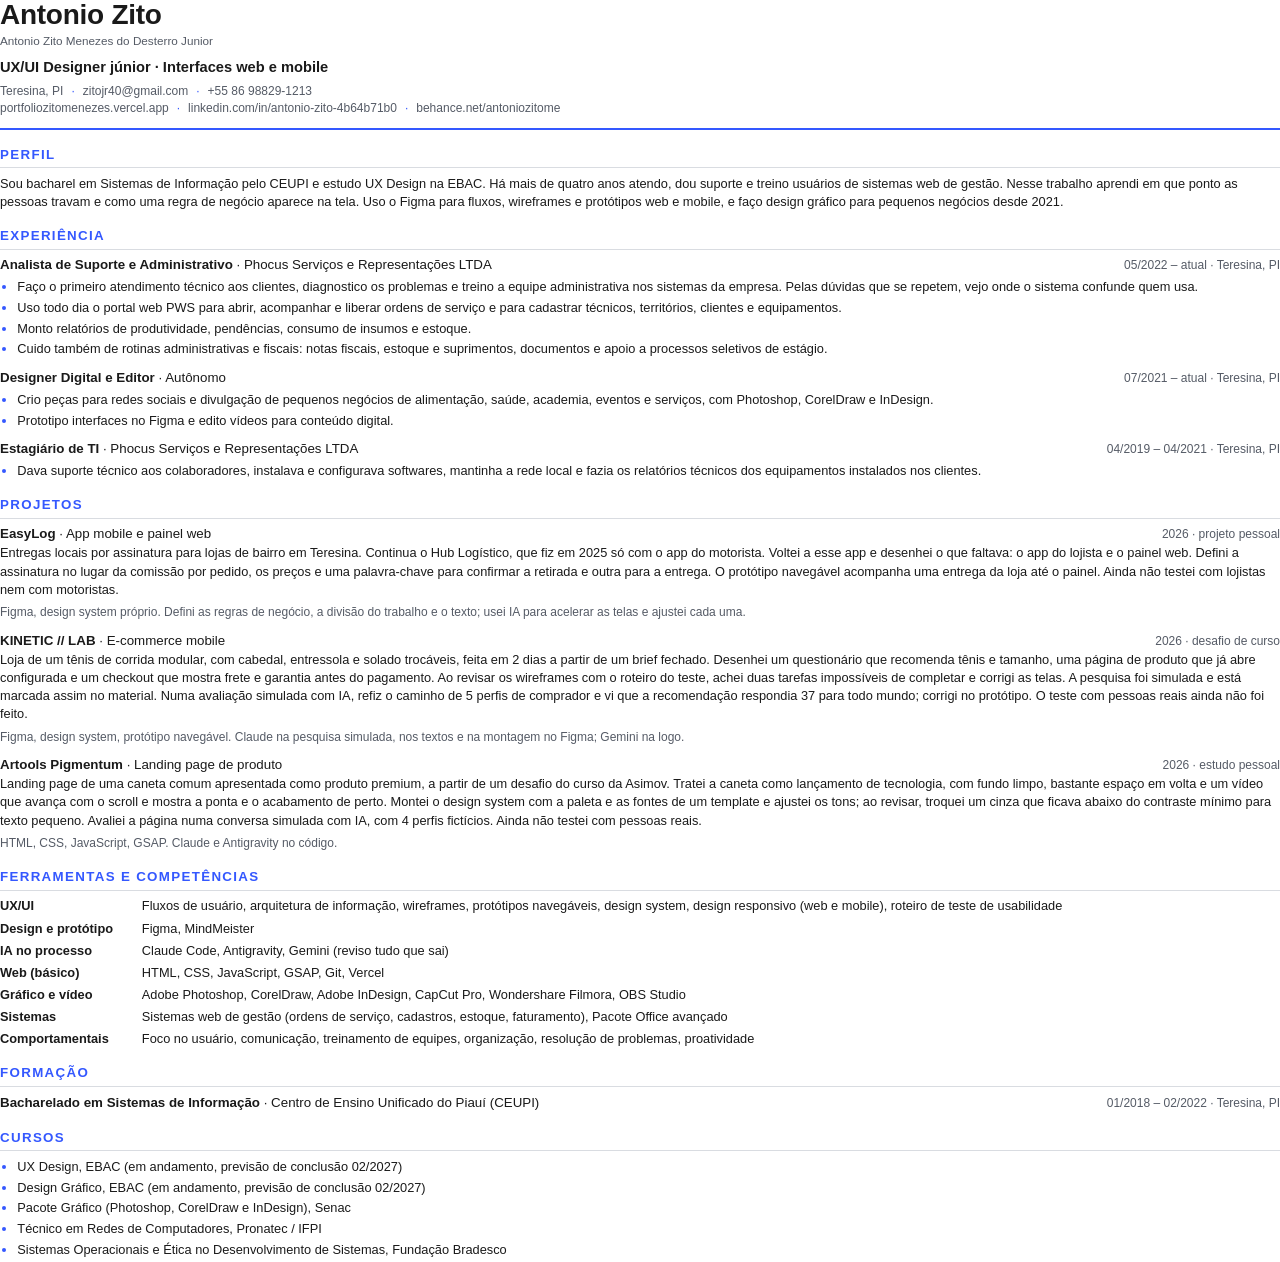
<file: assets/docs/cv-fonte.html>
<!doctype html>
<html lang="pt-BR">
<head>
<meta charset="utf-8">
<title>Antonio Zito · Currículo</title>
<!--
  Fonte editável do currículo. Para gerar o PDF (Edge headless):
  "C:/Program Files (x86)/Microsoft/Edge/Application/msedge.exe" --headless=new --no-pdf-header-footer --print-to-pdf="<caminho>/antonio-zito-cv.pdf" "file:///<caminho>/cv-fonte.html"
  Portfólio publicado em https://portfoliozitomenezes.vercel.app (no bloco .contato).
-->
<style>
  @page { size: A4; margin: 15mm 17mm 14mm; }
  :root { --ink: #1A1A1A; --muted: #555B66; --line: #D9DCE1; --accent: #3458FF; }
  * { box-sizing: border-box; }
  html, body { margin: 0; padding: 0; background: #fff; }
  body { font-family: "Segoe UI", Arial, Helvetica, sans-serif; font-size: 9.6pt; line-height: 1.42; color: var(--ink); }
  a { color: inherit; text-decoration: none; }
  header { border-bottom: 2px solid var(--accent); padding-bottom: 8pt; margin-bottom: 4pt; }
  h1 { font-size: 21pt; line-height: 1.1; margin: 0; font-weight: 600; letter-spacing: -0.2pt; }
  .nome-completo { font-size: 8.8pt; color: var(--muted); margin: 2pt 0 0; }
  .cargo { font-size: 11pt; margin: 5pt 0 4pt; font-weight: 600; }
  .contato { margin: 0; color: var(--muted); font-size: 9pt; }
  .contato span + span::before { content: "·"; margin: 0 6pt; color: var(--accent); }
  h2 { font-size: 10pt; text-transform: uppercase; letter-spacing: 1pt; font-weight: 700; color: var(--accent); margin: 12pt 0 5pt; padding-bottom: 2pt; border-bottom: 1px solid var(--line); }
  p { margin: 0 0 4pt; }
  .item { margin: 0 0 8pt; break-inside: avoid; }
  .linha { display: flex; justify-content: space-between; gap: 12pt; align-items: baseline; }
  h3 { font-size: 10pt; margin: 0; font-weight: 700; }
  h3 .org { font-weight: 400; }
  .data { color: var(--muted); font-size: 9pt; white-space: nowrap; }
  .sub { color: var(--muted); font-size: 9pt; margin: 0 0 2pt; }
  ul { margin: 2pt 0 0; padding-left: 13pt; }
  li { margin: 0 0 2pt; }
  li::marker { color: var(--accent); }
  .ferr { color: var(--muted); font-size: 9pt; margin-top: 2pt; }
  dl { margin: 0; display: grid; grid-template-columns: 34mm 1fr; gap: 3pt 10pt; }
  dt { font-weight: 700; }
  dd { margin: 0; }
</style>
</head>
<body>

<header>
  <h1>Antonio Zito</h1>
  <p class="nome-completo">Antonio Zito Menezes do Desterro Junior</p>
  <p class="cargo">UX/UI Designer júnior · Interfaces web e mobile</p>
  <p class="contato">
    <span>Teresina, PI</span><span><a href="mailto:zitojr40@gmail.com">zitojr40@gmail.com</a></span><span>+55 86 98829-1213</span>
  </p>
  <p class="contato">
    <span><a href="https://portfoliozitomenezes.vercel.app">portfoliozitomenezes.vercel.app</a></span><span><a href="https://www.linkedin.com/in/antonio-zito-4b64b71b0">linkedin.com/in/antonio-zito-4b64b71b0</a></span><span><a href="https://www.behance.net/antoniozitome">behance.net/antoniozitome</a></span>
  </p>
</header>

<h2>Perfil</h2>
<p>Sou bacharel em Sistemas de Informação pelo CEUPI e estudo UX Design na EBAC. Há mais de quatro anos atendo, dou suporte e treino usuários de sistemas web de gestão. Nesse trabalho aprendi em que ponto as pessoas travam e como uma regra de negócio aparece na tela. Uso o Figma para fluxos, wireframes e protótipos web e mobile, e faço design gráfico para pequenos negócios desde 2021.</p>

<h2>Experiência</h2>

<div class="item">
  <div class="linha">
    <h3>Analista de Suporte e Administrativo <span class="org">· Phocus Serviços e Representações LTDA</span></h3>
    <span class="data">05/2022 – atual · Teresina, PI</span>
  </div>
  <ul>
    <li>Faço o primeiro atendimento técnico aos clientes, diagnostico os problemas e treino a equipe administrativa nos sistemas da empresa. Pelas dúvidas que se repetem, vejo onde o sistema confunde quem usa.</li>
    <li>Uso todo dia o portal web PWS para abrir, acompanhar e liberar ordens de serviço e para cadastrar técnicos, territórios, clientes e equipamentos.</li>
    <li>Monto relatórios de produtividade, pendências, consumo de insumos e estoque.</li>
    <li>Cuido também de rotinas administrativas e fiscais: notas fiscais, estoque e suprimentos, documentos e apoio a processos seletivos de estágio.</li>
  </ul>
</div>

<div class="item">
  <div class="linha">
    <h3>Designer Digital e Editor <span class="org">· Autônomo</span></h3>
    <span class="data">07/2021 – atual · Teresina, PI</span>
  </div>
  <ul>
    <li>Crio peças para redes sociais e divulgação de pequenos negócios de alimentação, saúde, academia, eventos e serviços, com Photoshop, CorelDraw e InDesign.</li>
    <li>Prototipo interfaces no Figma e edito vídeos para conteúdo digital.</li>
  </ul>
</div>

<div class="item">
  <div class="linha">
    <h3>Estagiário de TI <span class="org">· Phocus Serviços e Representações LTDA</span></h3>
    <span class="data">04/2019 – 04/2021 · Teresina, PI</span>
  </div>
  <ul>
    <li>Dava suporte técnico aos colaboradores, instalava e configurava softwares, mantinha a rede local e fazia os relatórios técnicos dos equipamentos instalados nos clientes.</li>
  </ul>
</div>

<h2>Projetos</h2>

<div class="item">
  <div class="linha">
    <h3>EasyLog <span class="org">· App mobile e painel web</span></h3>
    <span class="data">2026 · projeto pessoal</span>
  </div>
  <p>Entregas locais por assinatura para lojas de bairro em Teresina. Continua o Hub Logístico, que fiz em 2025 só com o app do motorista. Voltei a esse app e desenhei o que faltava: o app do lojista e o painel web. Defini a assinatura no lugar da comissão por pedido, os preços e uma palavra-chave para confirmar a retirada e outra para a entrega. O protótipo navegável acompanha uma entrega da loja até o painel. Ainda não testei com lojistas nem com motoristas.</p>
  <p class="ferr">Figma, design system próprio. Defini as regras de negócio, a divisão do trabalho e o texto; usei IA para acelerar as telas e ajustei cada uma.</p>
</div>

<div class="item">
  <div class="linha">
    <h3>KINETIC // LAB <span class="org">· E-commerce mobile</span></h3>
    <span class="data">2026 · desafio de curso</span>
  </div>
  <p>Loja de um tênis de corrida modular, com cabedal, entressola e solado trocáveis, feita em 2 dias a partir de um brief fechado. Desenhei um questionário que recomenda tênis e tamanho, uma página de produto que já abre configurada e um checkout que mostra frete e garantia antes do pagamento. Ao revisar os wireframes com o roteiro do teste, achei duas tarefas impossíveis de completar e corrigi as telas. A pesquisa foi simulada e está marcada assim no material. Numa avaliação simulada com IA, refiz o caminho de 5 perfis de comprador e vi que a recomendação respondia 37 para todo mundo; corrigi no protótipo. O teste com pessoas reais ainda não foi feito.</p>
  <p class="ferr">Figma, design system, protótipo navegável. Claude na pesquisa simulada, nos textos e na montagem no Figma; Gemini na logo.</p>
</div>

<div class="item">
  <div class="linha">
    <h3>Artools Pigmentum <span class="org">· Landing page de produto</span></h3>
    <span class="data">2026 · estudo pessoal</span>
  </div>
  <p>Landing page de uma caneta comum apresentada como produto premium, a partir de um desafio do curso da Asimov. Tratei a caneta como lançamento de tecnologia, com fundo limpo, bastante espaço em volta e um vídeo que avança com o scroll e mostra a ponta e o acabamento de perto. Montei o design system com a paleta e as fontes de um template e ajustei os tons; ao revisar, troquei um cinza que ficava abaixo do contraste mínimo para texto pequeno. Avaliei a página numa conversa simulada com IA, com 4 perfis fictícios. Ainda não testei com pessoas reais.</p>
  <p class="ferr">HTML, CSS, JavaScript, GSAP. Claude e Antigravity no código.</p>
</div>

<h2>Ferramentas e competências</h2>
<dl>
  <dt>UX/UI</dt><dd>Fluxos de usuário, arquitetura de informação, wireframes, protótipos navegáveis, design system, design responsivo (web e mobile), roteiro de teste de usabilidade</dd>
  <dt>Design e protótipo</dt><dd>Figma, MindMeister</dd>
  <dt>IA no processo</dt><dd>Claude Code, Antigravity, Gemini (reviso tudo que sai)</dd>
  <dt>Web (básico)</dt><dd>HTML, CSS, JavaScript, GSAP, Git, Vercel</dd>
  <dt>Gráfico e vídeo</dt><dd>Adobe Photoshop, CorelDraw, Adobe InDesign, CapCut Pro, Wondershare Filmora, OBS Studio</dd>
  <dt>Sistemas</dt><dd>Sistemas web de gestão (ordens de serviço, cadastros, estoque, faturamento), Pacote Office avançado</dd>
  <dt>Comportamentais</dt><dd>Foco no usuário, comunicação, treinamento de equipes, organização, resolução de problemas, proatividade</dd>
</dl>

<h2>Formação</h2>
<div class="item">
  <div class="linha">
    <h3>Bacharelado em Sistemas de Informação <span class="org">· Centro de Ensino Unificado do Piauí (CEUPI)</span></h3>
    <span class="data">01/2018 – 02/2022 · Teresina, PI</span>
  </div>
</div>

<h2>Cursos</h2>
<ul>
  <li>UX Design, EBAC (em andamento, previsão de conclusão 02/2027)</li>
  <li>Design Gráfico, EBAC (em andamento, previsão de conclusão 02/2027)</li>
  <li>Pacote Gráfico (Photoshop, CorelDraw e InDesign), Senac</li>
  <li>Técnico em Redes de Computadores, Pronatec / IFPI</li>
  <li>Sistemas Operacionais e Ética no Desenvolvimento de Sistemas, Fundação Bradesco</li>
</ul>

</body>
</html>
</file>
<file: css/tokens.css>
/* =============================================================
   TOKENS DO PORTFÓLIO · Antonio Zito
   Fonte única de cores, tipo, forma e movimento.
   Documentação visual: design_system.html

   Como usar numa página:
     1. <link rel="stylesheet" href="css/tokens.css"> antes do <style> da página.
     2. Script no <head> que grava data-theme="light|dark" no <html>
        (tema salvo em localStorage "theme" ou o do sistema).
     3. No CSS da página, só var(--token). Nada de hex solto.

   O seletor [data-theme] também funciona num elemento qualquer:
   <div data-theme="dark"> dentro de uma página clara usa os valores
   do escuro (é assim que o design system mostra os temas lado a lado).

   Contraste (WCAG 2.x) anotado ao lado de cada par que importa.
   Texto pede 4.5:1; borda de campo, ícone e foco pedem 3:1.

   Componentes compartilhados (.theme-btn, .btn-icon, .input, .chip)
   ficam em css/components.css, que depende deste arquivo.

   Unificação de 16/11/2026: este arquivo tem todos os nomes que o
   index e os três estudos de caso declaravam inline. Onde os valores
   divergiam, vale o valor daqui.
============================================================= */

:root,[data-theme="light"]{
  color-scheme:light;

  /* ---------- Neutros ---------- */
  --white:#FFFFFF;      /* superfície de card, campo, modal */
  --snow:#F6F7FA;       /* superfície alternada, faixa de specs */
  --mist:#E9ECF3;       /* borda decorativa, divisor (não serve para campo) · também fundo de chip e trilho
                           ATENÇÃO: --brand sobre --mist dá 4.45:1 e reprova AA em texto normal (<24px, ou <18.66px bold).
                           Texto azul em cima de --mist usa --accent-on-mist (#2442D9 · 6.22:1). */
  --lilac:#DFE0EB;      /* decorativo */
  --steel:#C7CCD8;      /* decorativo: contorno de botão, trilho. 1.61:1 no branco, NUNCA texto nem borda de campo */
  --graphite:#474747;   /* texto secundário · 9.29:1 no branco · 8.67:1 no snow */
  --ink:#101010;        /* texto principal · 19.03:1 no branco */
  --black:#0A0A0A;

  /* ---------- Marca: azul ---------- */
  --brand:#3458FF;       /* destaque, link, foco · 5.27:1 no branco · 4.92:1 no snow · 4.45:1 no mist (REPROVA em texto normal: use --accent-on-mist) */
  --brand-600:#2442D9;   /* hover do botão de destaque · branco sobre ele 7.35:1 */
  --brand-soft:#9AACFE;  /* decorativo: luz de fundo, gradiente */
  --brand-pale:#CDD5FB;  /* decorativo: borda de hover, luz de fundo */
  --brand-tint:#EEF1FF;  /* fundo de badge e palco · brand sobre ele 4.68:1 */
  --brand-rgb:52,88,255; /* para rgba(var(--brand-rgb), .x) */
  --on-brand:#FFFFFF;    /* texto sobre --brand · 5.27:1 */
  --accent:var(--brand); /* cor de texto de destaque (no escuro clareia) */
  --accent-on-mist:var(--brand-600); /* texto azul sobre --mist · #2442D9 6.22:1 (o --brand ali dá só 4.45:1) */
  --navy:#03236D;        /* decorativo, sem uso hoje (estava no index) */
  --shade-rgb:3,35,109;  /* sombra azul-marinho: rgba(var(--shade-rgb), .x) */
  --tk-alt:#DCE3FF;      /* fundo do ingresso alternativo (home) */

  /* ---------- Feedback (o verde é só status, nunca marca) ---------- */
  --green:#28E98C;       /* ponto de status, ícone. 1.60:1 no branco: não é texto */
  --success:#0B7A47;     /* texto de sucesso · 5.40:1 no branco */
  --success-soft:#E6F5EE;/* fundo de célula "sim" nas tabelas dos casos */
  --success-fill:#0B7A47;/* preenchimento verde com texto branco (botão "copiado", ícone do toast) ·
                            branco sobre ele 5.40:1. Fica igual no escuro: o --success escuro (#3DDC97)
                            com texto branco daria 1.77:1 */
  --amber:#FFC036;       /* aviso, ponto de "ocupado". Não é texto */
  --warning-ink:#8A5A00; /* texto de aviso sobre âmbar 20% · 5.41:1 */
  --danger:#C8102E;      /* texto e borda de erro · 5.88:1 no branco */
  --danger-rgb:200,16,46;/* anel e fundo de erro: rgba(var(--danger-rgb), .12) */
  --danger-soft:#FFF0F2;

  /* ---------- Desabilitado ---------- */
  --disabled-ink:#9A9EA7; /* texto e rótulo de campo desabilitado · 2.68:1 no branco, 2.51:1 no snow.
                             Abaixo de 4.5:1 de propósito: a WCAG 1.4.3 isenta componente desabilitado.
                             Não usar em nenhum outro texto. No escuro fica o mesmo valor (6.34:1 no snow escuro). */

  /* ---------- Campo de formulário ---------- */
  --border-input:#858B9A; /* 3.41:1 no branco · 3.18:1 no snow (WCAG 1.4.11) */

  /* ---------- Texto apagado ---------- */
  --dim:#6B7180;          /* texto ainda não revelado, placeholder · 4.88:1 no branco · 4.56:1 no snow */

  /* ---------- Página e vidro ---------- */
  --background:#FFFFFF;
  --surface-rgb:255,255,255; /* rgba(var(--surface-rgb), .75) = vidro */
  --card-rgb:246,247,250;    /* mesmo valor do --snow, em RGB: cartão de vidro dos estudos de caso */
  --fg-rgb:16,16,16;         /* linhas do grid de fundo */
  --band:#101010;            /* faixa escura fixa */
  --band-border:#101010;     /* borda da faixa escura (no escuro vira --mist) */
  --bg-blob:.34;             /* opacidade das luzes de fundo */
  --blob:#9AACFE;            /* cor da luz de fundo dos estudos de caso (no escuro vira o azul da marca) */

  /* ---------- Aliases semânticos (padrão shadcn) ---------- */
  --foreground:var(--ink);
  --primary:var(--brand);
  --primary-foreground:var(--on-brand);
  --muted:var(--snow);
  --muted-foreground:var(--graphite);
  --border:var(--mist);
  --radius:20px;

  /* ---------- Gradientes ---------- */
  --g-arch:linear-gradient(180deg,#3457FF 0%,#DFE0EB 100%);
  --g-soft:linear-gradient(169deg,#9AACFE 29%,#CDD5FB 109%);
  --g-beam:linear-gradient(270deg,rgba(52,88,255,0) 0%,#3458FF 52.7%,rgba(52,88,255,0) 100%);
  --g-glass:linear-gradient(307deg,rgba(255,255,255,.2) 0%,rgba(255,255,255,.02) 25% 45%,rgba(255,255,255,.2) 78%,rgba(255,255,255,0) 100%);
  --g-ink:linear-gradient(180deg,#101010 35%,#474747 100%);
  --g-text:linear-gradient(180deg,#101010 35%,#474747 100%);
  --g-fade:linear-gradient(0deg,rgba(255,255,255,0) 24%,rgba(255,255,255,.8) 100%);

  /* ---------- Tipografia ---------- */
  --font-display:"Inter Display","Inter",system-ui,-apple-system,"Segoe UI",Roboto,Arial,sans-serif;
  --font-body:"Inter",system-ui,-apple-system,"Segoe UI",Roboto,Arial,sans-serif;
  --font-serif:"Instrument Serif",Georgia,"Times New Roman",serif;
  --font-mono:"JetBrains Mono",ui-monospace,"SFMono-Regular",Consolas,monospace;

  /* ---------- Tamanho de fonte (a tabela "Tipografia" do design_system.html) ----------
     Peso, entrelinha e tracking ficam nas classes .t-* do design system.
     Os clamp() estão em rem para respeitar o zoom de texto do navegador. */
  --fs-display:clamp(4.2rem,17vw,14.5rem);   /* 67 → 232px · Inter Display 800 */
  --fs-h1:clamp(2.75rem,6vw,4.5rem);         /* 44 → 72px · 700 */
  --fs-h2:clamp(2.25rem,4.6vw,3.5rem);       /* 36 → 56px · 600 */
  --fs-h3:clamp(1.75rem,3vw,2.1875rem);      /* 28 → 35px · 600 */
  --fs-h4:clamp(1.5rem,2.2vw,1.75rem);       /* 24 → 28px · 600 · fica abaixo do H3 também no celular */
  --fs-h5:1.375rem;     /* 22px */
  --fs-h6:1.125rem;     /* 18px */
  --fs-number:clamp(1.5rem,2.4vw,2rem);      /* 24 → 32px · números com tabular-nums; no celular não passa do H3 */
  --fs-body-lg:1.25rem; /* 20px */
  --fs-body:1rem;       /* 16px */
  --fs-body-sm:.875rem; /* 14px */
  --fs-label:.8125rem;  /* 13px · caixa alta */
  --fs-helper:.78125rem;/* 12.5px · texto de ajuda de campo */
  --fs-caption:.75rem;  /* 12px · menor texto do sistema */
  --fs-mono:.75rem;     /* 12px · código e chips */

  /* ---------- Espaço (base 4) ---------- */
  --s-1:4px;--s-2:8px;--s-3:12px;--s-4:16px;--s-5:20px;--s-6:24px;--s-8:32px;--s-10:40px;--s-12:48px;--s-16:64px;--s-20:80px;--s-24:96px;--s-32:128px;

  /* ---------- Raio ---------- */
  --r-sm:10px;--r-md:20px;--r-lg:30px;--r-xl:40px;--r-arch:300px;--r-pill:999px;

  /* ---------- Sombra ---------- */
  --sh-sm:0 1px 2px rgba(16,16,16,.06),0 2px 8px rgba(16,16,16,.04);
  --sh-md:0 10px 30px -12px rgba(16,16,16,.18);
  --sh-lg:0 30px 60px -20px rgba(16,16,16,.25);
  --sh-glow:0 14px 40px -12px rgba(52,88,255,.55);

  /* ---------- Movimento ---------- */
  --ease-out:cubic-bezier(.16,1,.3,1);
  --ease-power4:cubic-bezier(.23,1,.32,1);
  --ease-spring:cubic-bezier(.34,1.56,.64,1);
  --ease-inout:cubic-bezier(.65,0,.35,1);
  --d-fast:160ms;--d-base:320ms;--d-slow:700ms;--d-reveal:1200ms;

  /* ---------- Layout ---------- */
  --container:1200px;   /* design system */
  --max:1080px;         /* coluna de texto dos estudos de caso */
  --shell-max:1280px;   /* home: largura máxima do conjunto barra lateral + conteúdo */
  --sidebar-w:340px;    /* home: barra lateral com o card de perfil */
  --shell-gap:48px;     /* home: espaço entre a barra lateral e o conteúdo */
  --topbar-h:68px;      /* home: altura da pílula do topo no celular */
  --gutter:16px;        /* 24px a partir de 768px (abaixo) */

  /* ---------- Nomes antigos (migração) ----------
     O index e os estudos de caso ainda usam estes nomes.
     Apontam para os tokens novos; apagar quando ninguém mais usar. */
  --blue:var(--brand);
  --blue-600:var(--brand-600);
  --blue-soft:var(--brand-soft);
  --blue-pale:var(--brand-pale);
  --blue-tint:var(--brand-tint);
  --on-color:var(--on-brand);
  --green-ink:var(--success-fill); /* no index é fundo com texto branco, não texto */
  --red:var(--danger);
  --red-ink:var(--danger);
  --ok:var(--success);
  --ok-soft:var(--success-soft);
  --no:var(--danger);
  --no-soft:var(--danger-soft);
}
@media (min-width:768px){:root{--gutter:24px}}

/* =============================================================
   TEMA ESCURO · html[data-theme="dark"]
   Os neutros invertem (--white vira a superfície escura, --ink vira
   o texto claro), então quase todo componente funciona sem regra extra.
   O azul continua como preenchimento com texto branco; o texto de destaque
   (--accent) clareia para #8EA2FF, porque #3458FF no escuro dá só 3,73:1.
============================================================= */
[data-theme="dark"]{
  color-scheme:dark;

  --white:#13151B;      /* superfície */
  --snow:#191C24;
  --mist:#262A35;
  --lilac:#2C3140;
  --steel:#4A5163;      /* decorativo · 2.48:1 no fundo: nunca texto nem borda de campo */
  --graphite:#A6ADBC;   /* texto secundário · 8.73:1 no fundo · 8.10:1 na superfície */
  --ink:#F1F3F8;        /* texto principal · 16.44:1 na superfície */
  --black:#FFFFFF;

  --brand:#3458FF;       /* preenchimento · branco sobre ele 5.27:1 (como texto no escuro: 3.73:1, use --accent) */
  --brand-600:#2442D9;   /* hover · branco sobre ele 7.35:1 */
  --brand-soft:#A9B8FF;
  --brand-pale:#33448F;
  --brand-tint:#18204A;  /* accent sobre ele 6.52:1 */
  --brand-rgb:52,88,255;
  --on-brand:#FFFFFF;    /* texto sobre --brand · 5.27:1 */
  --accent:#8EA2FF;      /* texto de destaque · 8.21:1 no fundo · 7.61:1 na superfície · 5.98:1 no mist */
  --accent-on-mist:var(--accent); /* no escuro o --accent já passa sobre o mist */
  --tk-alt:#1E2850;

  --success:#3DDC97;     /* 10.33:1 na superfície */
  --success-soft:#0F2A1F;
  /* --success-fill não muda: continua #0B7A47 com texto branco */
  --warning-ink:#FFC036;
  --danger:#FF7A8E;      /* 7.32:1 na superfície */
  --danger-rgb:255,122,142;
  --danger-soft:#2A1218;

  --border-input:#6B7285; /* 4.09:1 no fundo · 3.80:1 na superfície */
  --dim:#8A91A2;          /* 6.23:1 no fundo · 5.78:1 na superfície */

  --background:#0A0B0F;
  --surface-rgb:16,18,24;
  --card-rgb:25,28,36;   /* = --snow escuro */
  --fg-rgb:255,255,255;
  --band:#181C27;
  --band-border:#262A35;
  --bg-blob:.16;
  --blob:#3458FF;

  --g-arch:linear-gradient(180deg,#3457FF 0%,#1B2142 100%);
  --g-soft:linear-gradient(169deg,#33448F 29%,#18204A 109%);
  --g-beam:linear-gradient(270deg,rgba(52,88,255,0) 0%,#3458FF 52.7%,rgba(52,88,255,0) 100%);
  --g-ink:linear-gradient(180deg,#F1F3F8 35%,#A6ADBC 100%);
  --g-text:linear-gradient(180deg,#FFFFFF 35%,#9AA2B4 100%);

  --sh-sm:0 1px 2px rgba(0,0,0,.4),0 2px 8px rgba(0,0,0,.3);
  --sh-md:0 14px 34px -12px rgba(0,0,0,.7);
  --sh-lg:0 30px 60px -20px rgba(0,0,0,.8);
  --sh-glow:0 14px 40px -12px rgba(52,88,255,.6);
}
</file>
<file: css/components.css>
/* =============================================================
   COMPONENTES COMPARTILHADOS · Antonio Zito
   Botão (.theme-btn), botão ícone (.btn-icon), campo (.field/.input)
   e chip (.chip), com a especificação documentada em design_system.html.

   Depende de css/tokens.css. Ordem no <head>:
     <link rel="stylesheet" href="css/tokens.css">
     <link rel="stylesheet" href="css/components.css">
     <style> ...CSS da página... </style>

   Regra: a página pode mudar o tamanho de um botão no contexto
   (ex.: .topbar .theme-btn{--h:44px}), mas não redefine o componente.
   Se precisar de outra variante, ela entra aqui e no design system.

   Ligado em index.html e nos três estudo-de-caso-*.html (16/11/2026).
============================================================= */

/* ---------- Botão · .theme-btn ----------
   Altura 52px · padding 0 26px · Inter Display 500 16px · gap 12px · pílula.
   Texto que rola no hover (.btn-roll) e seta que troca (.btn-arrow). */
.theme-btn{--h:52px;position:relative;isolation:isolate;display:inline-flex;align-items:center;justify-content:center;gap:var(--s-3);height:var(--h);padding:0 26px;border-radius:var(--r-pill);border:1px solid transparent;font-family:var(--font-display);font-weight:500;font-size:var(--fs-body);letter-spacing:-.01em;line-height:1;text-decoration:none;cursor:pointer;white-space:nowrap;overflow:hidden;transition:background var(--d-base) var(--ease-out),color var(--d-base),border-color var(--d-base),box-shadow var(--d-slow) var(--ease-out),transform var(--d-base) var(--ease-out)}
.theme-btn:active{transform:scale(.97)}
.theme-btn--sm{--h:40px;padding:0 18px;font-size:var(--fs-body-sm);gap:var(--s-2)}
.theme-btn--lg{--h:60px;padding:0 var(--s-8);font-size:17px}
/* brilho que atravessa */
.theme-btn::before{content:"";position:absolute;inset:0;z-index:-1;background:linear-gradient(110deg,transparent 30%,rgba(255,255,255,.45) 50%,transparent 70%);transform:translateX(-120%);transition:transform .9s var(--ease-out)}
.theme-btn:hover::before{transform:translateX(120%)}
/* texto que rola */
.btn-roll{display:inline-block;position:relative;overflow:hidden;height:1.2em;line-height:1.2em}
.btn-roll>span{display:block;transition:transform .5s var(--ease-out)}
.btn-roll>span::after{content:attr(data-text);position:absolute;left:0;top:100%}
.theme-btn:hover .btn-roll>span{transform:translateY(-100%)}
/* seta que troca */
.btn-arrow{position:relative;width:28px;height:28px;margin-right:-12px;border-radius:50%;display:grid;place-items:center;overflow:hidden;font-size:16px;transition:transform var(--d-base) var(--ease-out)}
.btn-arrow iconify-icon{position:absolute;transition:transform .5s var(--ease-out)}
.btn-arrow iconify-icon:last-child{transform:translateX(-160%)}
.theme-btn:hover .btn-arrow iconify-icon:first-child{transform:translateX(160%)}
.theme-btn:hover .btn-arrow iconify-icon:last-child{transform:translateX(0)}
.btn-arrow--down iconify-icon:last-child{transform:translateY(-160%)}
.theme-btn:hover .btn-arrow--down iconify-icon:first-child{transform:translateY(160%)}
.theme-btn:hover .btn-arrow--down iconify-icon:last-child{transform:translateY(0)}
.btn-arrow--left{margin:0 0 0 -8px!important;background:var(--mist)}
.btn-arrow--left iconify-icon:last-child{transform:translateX(160%)}
.theme-btn:hover .btn-arrow--left iconify-icon:first-child{transform:translateX(-160%)}
.theme-btn:hover .btn-arrow--left iconify-icon:last-child{transform:translateX(0)}
.theme-btn--sm .btn-arrow{width:24px;height:24px;margin-right:-8px;font-size:14px}
/* variantes */
.theme-btn--primary{background:var(--ink);color:var(--white)}
.theme-btn--primary .btn-arrow{background:var(--white);color:var(--ink)}
.theme-btn--primary:hover{background:var(--black);box-shadow:var(--sh-glow)}
.theme-btn--accent{background:var(--brand);color:var(--on-brand)}
.theme-btn--accent .btn-arrow{background:var(--on-brand);color:var(--brand)}
.theme-btn--accent:hover{background:var(--brand-600);box-shadow:var(--sh-glow)}
.theme-btn--outline{background:transparent;color:var(--ink);border-color:var(--steel)}
.theme-btn--outline .btn-arrow{background:var(--mist)}
.theme-btn--outline:hover{border-color:var(--ink);background:var(--snow)}
.theme-btn--outline::before{background:linear-gradient(110deg,transparent 30%,rgba(var(--brand-rgb),.12) 50%,transparent 70%)}
.theme-btn--soft{background:var(--mist);color:var(--ink)}
.theme-btn--soft:hover{background:var(--brand-tint);color:var(--brand)}
.theme-btn--glass{background:rgba(var(--surface-rgb),.55);color:var(--ink);border-color:var(--mist);backdrop-filter:blur(12px);-webkit-backdrop-filter:blur(12px);box-shadow:var(--sh-sm)}
.theme-btn--glass:hover{background:rgba(var(--surface-rgb),.85)}
.theme-btn--ghost{background:transparent;color:var(--ink);padding:0 var(--s-1);overflow:visible}
.theme-btn--ghost::before{display:none}
.theme-btn--ghost::after{content:"";position:absolute;left:4px;right:4px;bottom:12px;height:1px;background:currentColor;transform:scaleX(.25);transform-origin:left;transition:transform .5s var(--ease-out)}
.theme-btn--ghost:hover::after{transform:scaleX(1)}
[data-theme="dark"] .theme-btn--outline{background:rgba(255,255,255,.04)}
[data-theme="dark"] .theme-btn--outline:hover{background:rgba(255,255,255,.08)}
[data-theme="dark"] .theme-btn::before{background:linear-gradient(110deg,transparent 30%,rgba(var(--brand-rgb),.25) 50%,transparent 70%)}
/* estados */
.theme-btn.is-disabled,.theme-btn:disabled{opacity:.38;cursor:not-allowed;box-shadow:none;transform:none}
.theme-btn.is-disabled::before,.theme-btn:disabled::before{display:none}
.theme-btn.is-loading{pointer-events:none}
.theme-btn.is-loading .btn-roll{opacity:0}
.theme-btn.is-loading::after{content:"";position:absolute;width:18px;height:18px;border-radius:50%;border:2px solid currentColor;border-right-color:transparent;animation:cmp-rotating .7s linear infinite}
.theme-btn.is-focus{outline:2px solid var(--brand);outline-offset:3px}

/* ---------- Botão ícone · .btn-icon ----------
   48×48 · círculo · borda --steel · ícone 20px. Hover inverte para --ink. */
.btn-icon{width:48px;height:48px;border-radius:50%;display:inline-grid;place-items:center;border:1px solid var(--steel);background:var(--white);font-size:20px;cursor:pointer;transition:background var(--d-base),color var(--d-base),border-color var(--d-base),transform var(--d-base) var(--ease-spring)}
.btn-icon iconify-icon{transition:transform var(--d-base) var(--ease-out)}
.btn-icon:hover{background:var(--ink);color:var(--white);border-color:var(--ink)}
.btn-icon:hover iconify-icon{transform:rotate(-45deg)}
.btn-icon:active{transform:scale(.92)}
.btn-icon--glass{background:rgba(255,255,255,.2);border-color:rgba(255,255,255,.35);color:var(--white);backdrop-filter:blur(10px);-webkit-backdrop-filter:blur(10px)}
.btn-icon--glass:hover{background:rgba(255,255,255,.35);color:var(--white);border-color:rgba(255,255,255,.6)}

/* ---------- Campo · .field / .input ----------
   Altura 52px · padding 0 18px · raio 14px · fundo --white · borda --border-input (3.41:1).
   Foco: borda --brand + anel 4px. Erro: --danger. Desabilitado: --disabled-ink. */
.field{display:flex;flex-direction:column;gap:var(--s-2)}
.field label{font-family:var(--font-display);font-weight:500;font-size:var(--fs-body-sm);letter-spacing:-.01em}
.input-wrap{position:relative;display:flex;align-items:center}
.input-wrap>iconify-icon{position:absolute;left:var(--s-4);font-size:20px;color:var(--graphite);pointer-events:none;transition:color var(--d-base)}
.input{width:100%;height:52px;padding:0 18px;border-radius:14px;border:1px solid var(--border-input);background:var(--white);font-family:var(--font-body);font-size:15px;color:var(--ink);transition:border-color var(--d-base),box-shadow var(--d-base),background var(--d-base);-webkit-appearance:none;appearance:none}
.input-wrap>iconify-icon~.input{padding-left:var(--s-12)}
.input::placeholder{color:var(--dim)}
.input:hover{border-color:var(--graphite)}
.input:focus{outline:none;border-color:var(--brand);box-shadow:0 0 0 4px rgba(var(--brand-rgb),.15)}
.input-wrap:focus-within>iconify-icon{color:var(--accent)}
textarea.input{height:auto;min-height:120px;padding:14px 18px;resize:vertical;line-height:1.6}
select.input{background-image:url("data:image/svg+xml,%3Csvg xmlns='http://www.w3.org/2000/svg' width='20' height='20' viewBox='0 0 24 24' fill='none' stroke='%23474747' stroke-width='1.5'%3E%3Cpath d='m19 9-7 6-7-6'/%3E%3C/svg%3E");background-repeat:no-repeat;background-position:right 16px center;padding-right:44px;cursor:pointer}
[data-theme="dark"] select.input{background-image:url("data:image/svg+xml,%3Csvg xmlns='http://www.w3.org/2000/svg' width='20' height='20' viewBox='0 0 24 24' fill='none' stroke='%23A6ADBC' stroke-width='1.5'%3E%3Cpath d='m19 9-7 6-7-6'/%3E%3C/svg%3E")}
.helper{font-size:var(--fs-helper);line-height:1.45;color:var(--graphite);display:flex;align-items:center;gap:6px}
.field.is-error .input{border-color:var(--danger);box-shadow:0 0 0 4px rgba(var(--danger-rgb),.12)}
.field.is-error .helper{color:var(--danger)}
.field.is-error .input-wrap{animation:cmp-shake .45s var(--ease-out)}
.field.is-success .input{border-color:var(--success)}
.field.is-success .helper{color:var(--success)}
.field.is-disabled .input{background:var(--snow);color:var(--disabled-ink);border-color:var(--mist);cursor:not-allowed}
.field.is-disabled label{color:var(--disabled-ink)}

/* ---------- Chip · .chip ----------
   Etiqueta técnica em mono 12px (token, valor, versão). Não é botão. */
.chip{display:inline-flex;align-items:center;gap:6px;font-family:var(--font-mono);font-size:var(--fs-mono);line-height:1;padding:6px 9px;border-radius:8px;background:var(--snow);border:1px solid var(--mist);color:var(--graphite);white-space:nowrap}

/* ---------- Animações próprias (prefixo cmp- para não colidir com as da página) ---------- */
@keyframes cmp-rotating{from{transform:rotate(0)}to{transform:rotate(360deg)}}
@keyframes cmp-shake{0%,100%{transform:none}20%{transform:translateX(-6px)}40%{transform:translateX(5px)}60%{transform:translateX(-3px)}80%{transform:translateX(2px)}}
@media (prefers-reduced-motion:reduce){
  .theme-btn,.theme-btn::before,.btn-roll>span,.btn-arrow iconify-icon,.btn-icon,.btn-icon iconify-icon,.input{transition-duration:.001ms!important}
  .field.is-error .input-wrap,.theme-btn.is-loading::after{animation-duration:.001ms!important;animation-iteration-count:1!important}
}
</file>
